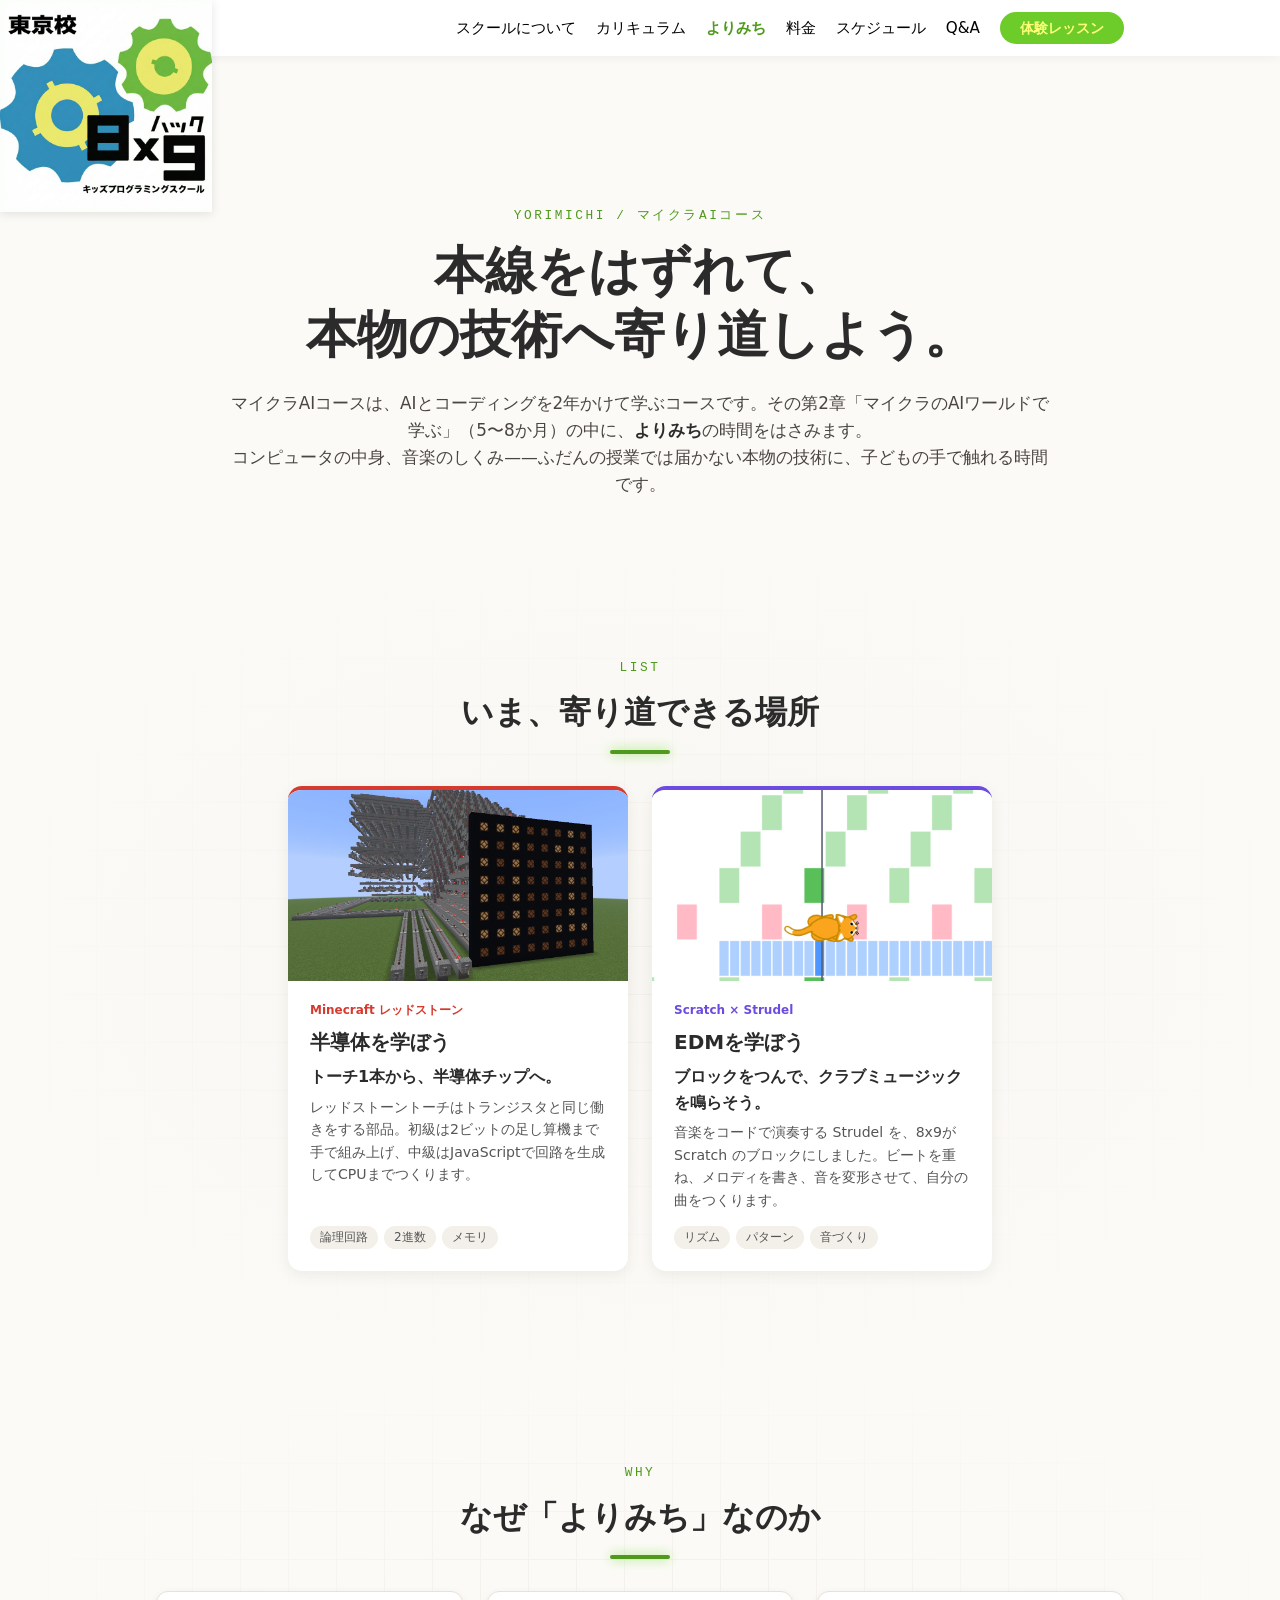
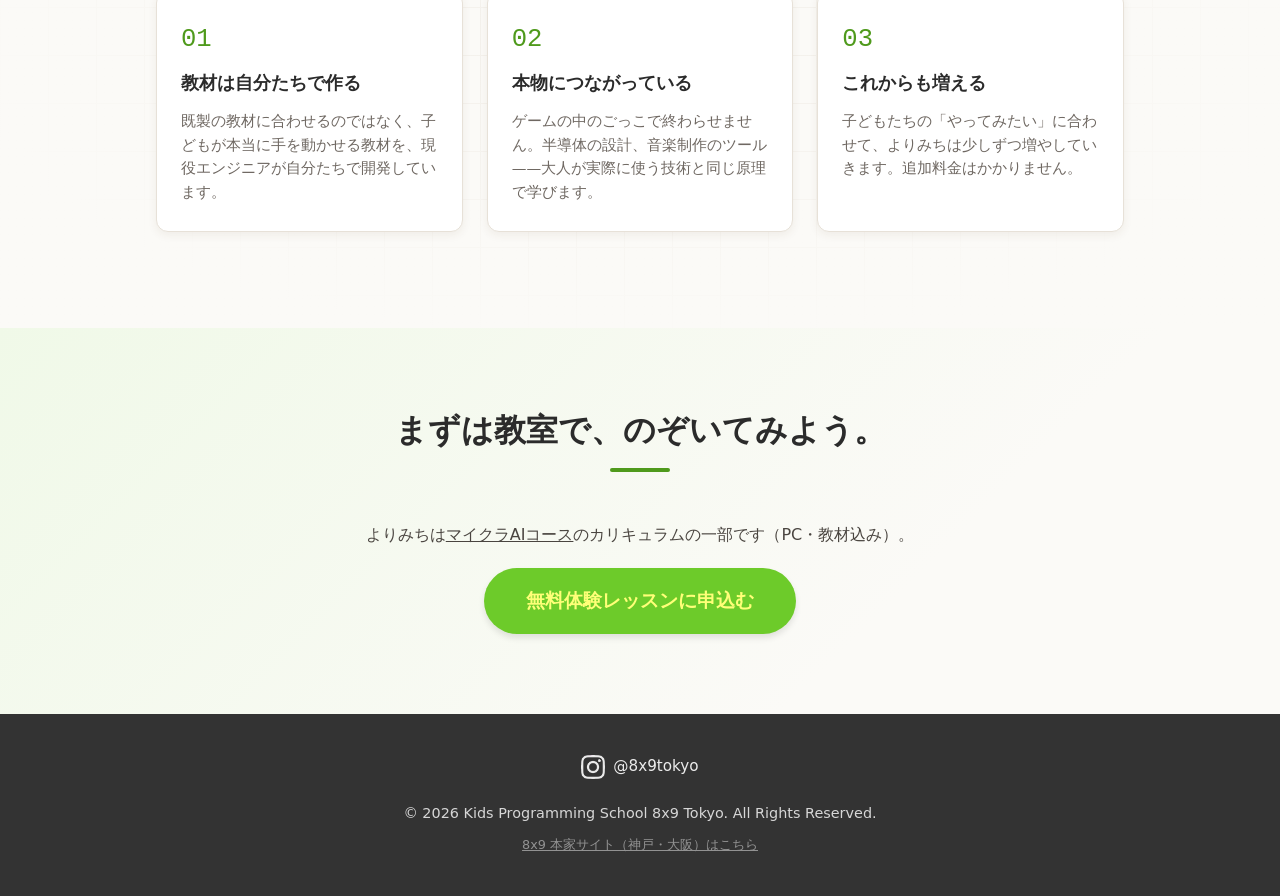
<file: docs/yorimichi/index.html>
<!DOCTYPE html>
<html lang="ja">
<head>
    <meta charset="UTF-8">
    <meta name="viewport" content="width=device-width, initial-scale=1.0">
    <title>よりみち — 本物の技術にふれる寄り道教材 | キッズプログラミングスクール8x9 東京校</title>
    <meta name="description" content="マイクラAIコースの第2章の中で取り組む「よりみち」教材の一覧。半導体、EDMなど、8x9東京が自分たちで作った教材で本物の技術にふれます。">
    <!-- OGP -->
    <meta property="og:title" content="よりみち | 8x9 東京校">
    <meta property="og:description" content="マイクラAIコースの第2章の中で、本物の技術へ寄り道。半導体、EDMなど、8x9が自分たちで作った教材の一覧。">
    <meta property="og:type" content="website">
    <meta property="og:url" content="https://school.0x48lab.com/yorimichi/">
    <meta property="og:image" content="https://school.0x48lab.com/images/yorimichi/redstone/web_matrix_wide.jpg">
    <meta property="og:locale" content="ja_JP">
    <meta name="twitter:card" content="summary_large_image">
    <link rel="canonical" href="https://school.0x48lab.com/yorimichi/">
    <!-- Favicon -->
    <link rel="icon" href="../images/89logo.png" type="image/png">
    <link rel="apple-touch-icon" href="../images/89logo.png">
    <!-- Stylesheets -->
    <link rel="stylesheet" href="../css/style.css?v=20261103">
    <link rel="stylesheet" href="../css/yorimichi.css?v=20261103">
</head>
<body class="page-yorimichi">

    <header>
        <a href="../index.html" class="logo-link"><img src="../images/89logo_tokyo.png" alt="キッズプログラミングスクール8x9 東京校" class="logo-img"></a>
        <div class="container">
            <button class="hamburger" aria-label="メニューを開く" aria-expanded="false">
                <span></span><span></span><span></span>
            </button>
            <nav id="main-nav">
                <ul>
                    <li><a href="../index.html#about">スクールについて</a></li>
                    <li><a href="../index.html#curriculum">カリキュラム</a></li>
                    <li><a href="./" aria-current="page">よりみち</a></li>
                    <li><a href="../index.html#price">料金</a></li>
                    <li><a href="../index.html#schedule">スケジュール</a></li>
                    <li><a href="../index.html#faq">Q&A</a></li>
                    <li><a href="../trial.html" class="header-cta">体験レッスン</a></li>
                </ul>
            </nav>
        </div>
    </header>

    <main>
        <section class="ym-hero ym-hero--compact">
            <div class="container ym-hero-inner">
                <p class="ym-eyebrow">YORIMICHI / マイクラAIコース</p>
                <h1>本線をはずれて、<br>本物の技術へ寄り道しよう。</h1>
                <p class="ym-lead">
                    マイクラAIコースは、AIとコーディングを2年かけて学ぶコースです。その第2章「マイクラのAIワールドで学ぶ」（5〜8か月）の中に、<b>よりみち</b>の時間をはさみます。<br>
                    コンピュータの中身、音楽のしくみ——ふだんの授業では届かない本物の技術に、子どもの手で触れる時間です。
                </p>
            </div>
        </section>

        <section class="ym-section">
            <div class="container">
                <p class="ym-kicker">LIST</p>
                <h2>いま、寄り道できる場所</h2>
                <div class="yorimichi-cards" data-yorimichi-list data-variant="card" data-base="../">
                    <!-- JS が使えないときの表示。data/yorimichi.json を変えたらここも合わせる -->
                    <a class="yorimichi-card" href="redstone.html"><div class="yorimichi-card-body"><h3 class="yorimichi-card-title">半導体を学ぼう</h3></div></a>
                    <a class="yorimichi-card" href="edm.html"><div class="yorimichi-card-body"><h3 class="yorimichi-card-title">EDMを学ぼう</h3></div></a>
                </div>
            </div>
        </section>

        <section class="ym-section">
            <div class="container">
                <p class="ym-kicker">WHY</p>
                <h2>なぜ「よりみち」なのか</h2>
                <div class="ym-pillars">
                    <div class="ym-pillar">
                        <span class="ym-pillar-no">01</span>
                        <h3>教材は自分たちで作る</h3>
                        <p>既製の教材に合わせるのではなく、子どもが本当に手を動かせる教材を、現役エンジニアが自分たちで開発しています。</p>
                    </div>
                    <div class="ym-pillar">
                        <span class="ym-pillar-no">02</span>
                        <h3>本物につながっている</h3>
                        <p>ゲームの中のごっこで終わらせません。半導体の設計、音楽制作のツール——大人が実際に使う技術と同じ原理で学びます。</p>
                    </div>
                    <div class="ym-pillar">
                        <span class="ym-pillar-no">03</span>
                        <h3>これからも増える</h3>
                        <p>子どもたちの「やってみたい」に合わせて、よりみちは少しずつ増やしていきます。追加料金はかかりません。</p>
                    </div>
                </div>
            </div>
        </section>

        <section class="contact-section ym-cta">
            <div class="container" style="text-align: center;">
                <h2>まずは教室で、のぞいてみよう。</h2>
                <p>よりみちは<a href="../index.html#course-minecraft-ai" style="text-decoration: underline;">マイクラAIコース</a>のカリキュラムの一部です（PC・教材込み）。</p>
                <a href="../trial.html" class="btn btn-primary" style="margin-top: 20px; font-size: 1.2rem; padding: 16px 40px;">無料体験レッスンに申込む</a>
            </div>
        </section>
    </main>

    <footer>
        <div class="container">
            <div style="margin-bottom: 16px;">
                <a href="https://www.instagram.com/8x9tokyo/" target="_blank" rel="noopener noreferrer" style="display: inline-flex; align-items: center; gap: 8px; color: white; opacity: 0.9; transition: opacity 0.3s ease;">
                    <img src="../images/instagram-glyph.png" alt="Instagram" style="width: 24px; height: 24px; filter: brightness(10);">
                    <span style="font-size: 0.95rem; font-weight: 500;">@8x9tokyo</span>
                </a>
            </div>
            <p>&copy; 2026 Kids Programming School 8x9 Tokyo. All Rights Reserved.</p>
            <p style="font-size: 0.8rem; margin-top: 10px;"><a href="https://8x9.jp/" target="_blank" style="text-decoration: underline; color: #aaa;">8x9 本家サイト（神戸・大阪）はこちら</a></p>
        </div>
    </footer>

    <script src="../js/script.js?v=20261103"></script>
    <script src="../js/yorimichi.js?v=20261103"></script>
  <!-- Cloudflare Web Analytics --><script type='module' src='https://static.cloudflareinsights.com/beacon.min.js' data-cf-beacon='{"token": "809d84b8fc8646cf91c3e28257862874"}'></script><!-- End Cloudflare Web Analytics -->
</body>
</html>
</file>
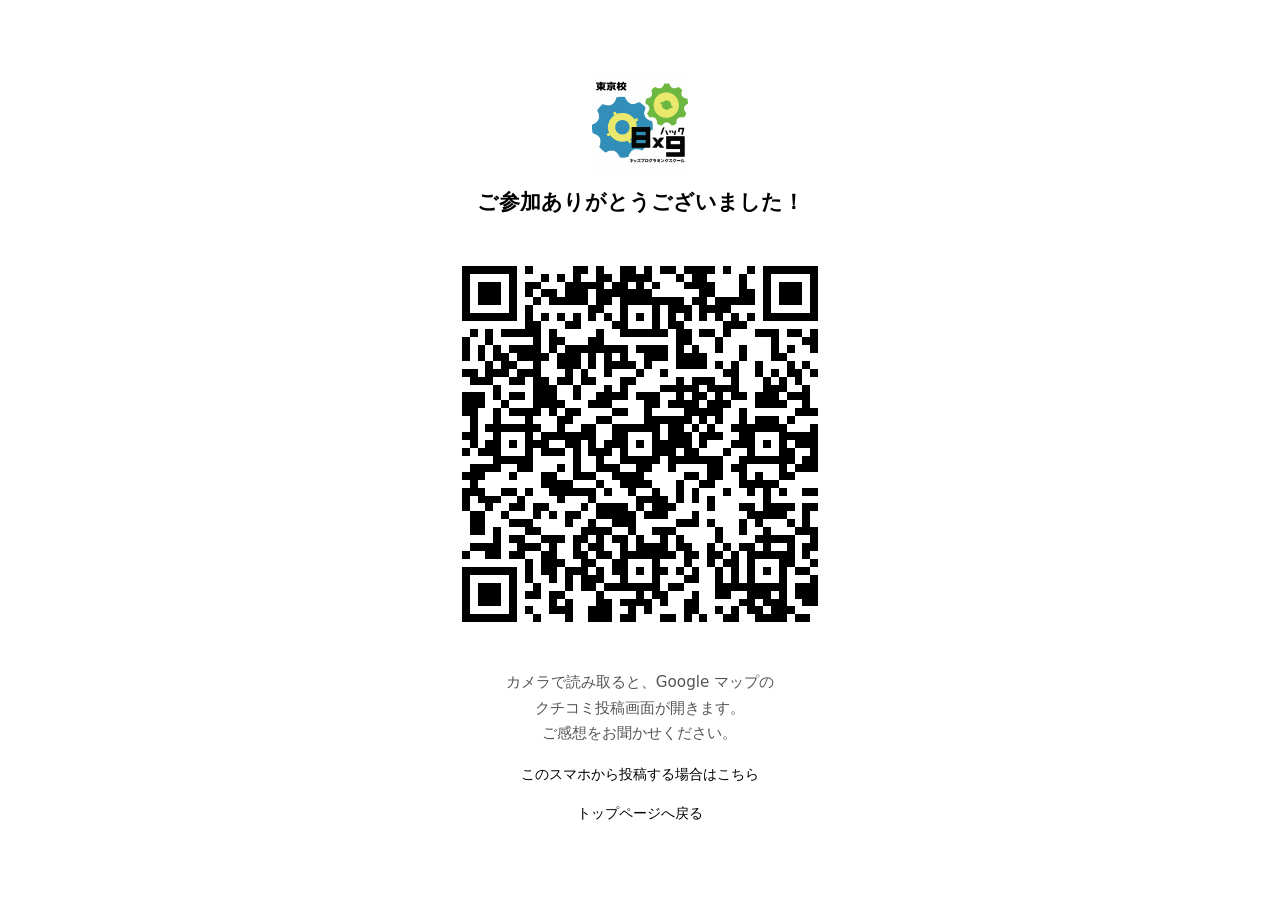
<file: docs/review.html>
<!DOCTYPE html>
<html lang="ja">
<head>
    <meta charset="UTF-8">
    <meta name="viewport" content="width=device-width, initial-scale=1.0">
    <meta name="robots" content="noindex, nofollow">
    <title>クチコミのお願い | キッズプログラミングスクール8x9 東京校</title>
    <link rel="icon" href="images/89logo.png" type="image/png">
    <link rel="apple-touch-icon" href="images/89logo.png">
    <link rel="stylesheet" href="css/style.css?v=20261103">
    <style>
        body {
            margin: 0;
            background: #fff;
        }
        .review-page {
            min-height: 100vh;
            min-height: 100dvh;
            box-sizing: border-box;
            display: flex;
            flex-direction: column;
            align-items: center;
            justify-content: center;
            gap: 16px;
            padding: 24px 16px;
            text-align: center;
        }
        .review-logo {
            width: 96px;
            height: auto;
        }
        .review-title {
            margin: 0;
            font-size: 1.3rem;
            line-height: 1.5;
        }
        .review-qr {
            width: min(80vw, 60vh, 420px);
            height: auto;
            aspect-ratio: 1 / 1;
            image-rendering: pixelated;
        }
        .review-note {
            margin: 0;
            font-size: 0.95rem;
            color: var(--color-text-light);
            line-height: 1.7;
        }
        .review-link {
            font-size: 0.9rem;
        }
    </style>
</head>
<body>
    <main class="review-page">
        <img src="images/89logo_tokyo.png" alt="キッズプログラミングスクール8x9 東京校" class="review-logo">
        <h1 class="review-title">ご参加ありがとうございました！</h1>
        <img src="images/qr-review.png" alt="Google マップのクチコミ投稿画面を開くQRコード" class="review-qr" width="420" height="420">
        <p class="review-note">カメラで読み取ると、Google マップの<br>クチコミ投稿画面が開きます。<br>ご感想をお聞かせください。</p>
        <a class="review-link" href="https://search.google.com/local/writereview?placeid=ChIJA9QJe8SNGGARsxKeBZTVOP0" target="_blank" rel="noopener noreferrer">このスマホから投稿する場合はこちら</a>
        <a class="review-link" href="index.html">トップページへ戻る</a>
    </main>
  <!-- Cloudflare Web Analytics --><script type='module' src='https://static.cloudflareinsights.com/beacon.min.js' data-cf-beacon='{"token": "809d84b8fc8646cf91c3e28257862874"}'></script><!-- End Cloudflare Web Analytics -->
</body>
</html>
</file>
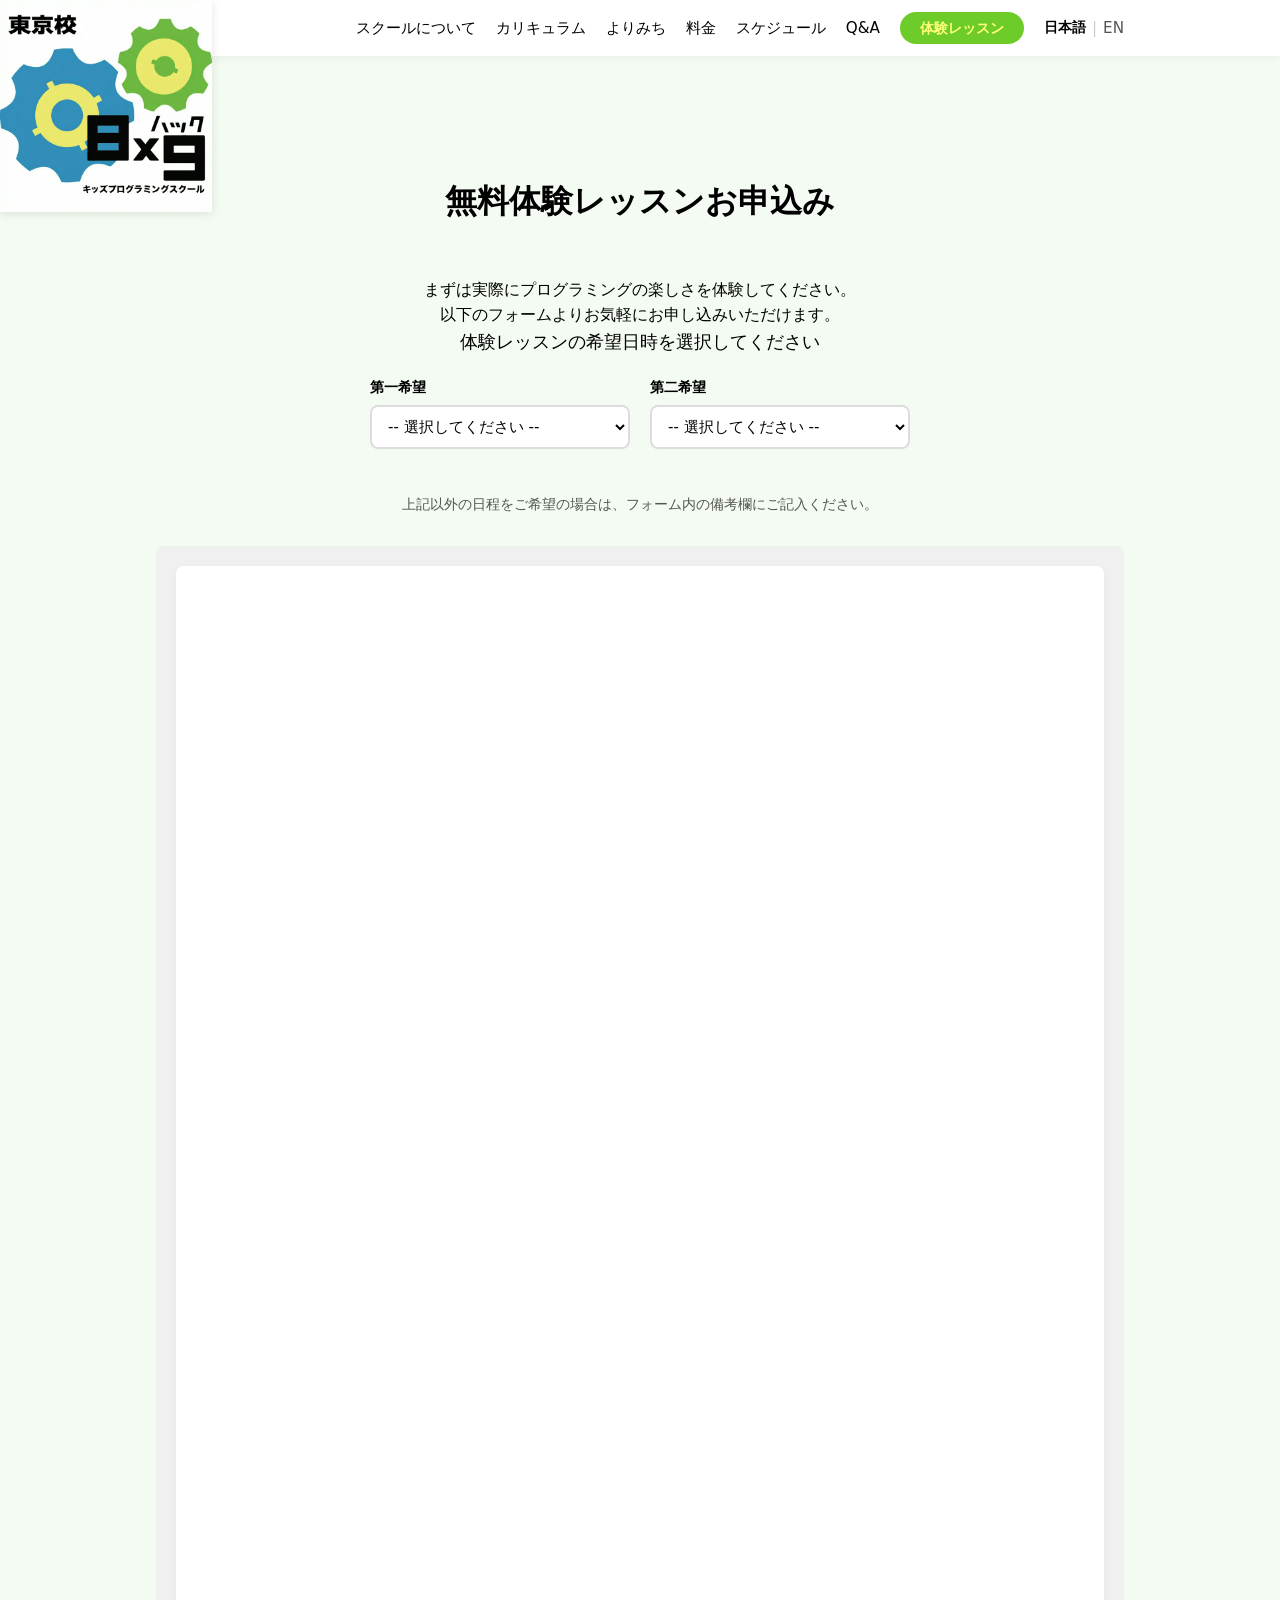
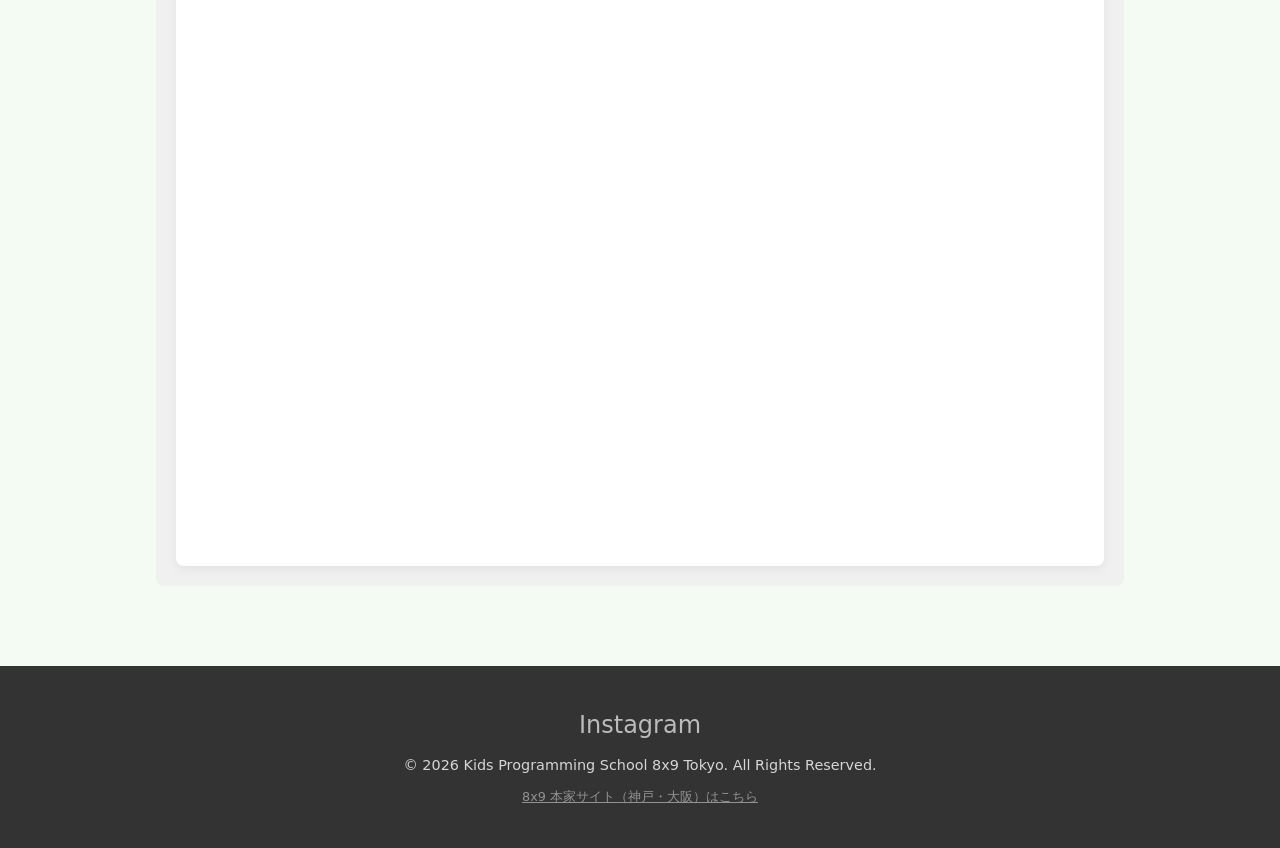
<file: docs/trial.html>
<!DOCTYPE html>
<html lang="ja">
<head>
    <meta charset="UTF-8">
    <meta name="viewport" content="width=device-width, initial-scale=1.0">
    <title>無料体験レッスンお申込み | キッズプログラミングスクール8x9 東京校</title>
    <meta name="description" content="8x9東京校の無料体験レッスンお申込みページ。マインクラフトで学ぶプログラミングを体験してみませんか？">
    <!-- OGP -->
    <meta property="og:title" content="無料体験レッスンお申込み | 8x9 東京校">
    <meta property="og:description" content="マインクラフトで学ぶプログラミングを体験してみませんか？無料体験レッスン受付中。">
    <meta property="og:type" content="website">
    <meta property="og:url" content="https://school.0x48lab.com/trial.html">
    <meta property="og:image" content="https://school.0x48lab.com/images/hero-poster.jpg">
    <meta property="og:locale" content="ja_JP">
    <meta property="og:locale:alternate" content="en_US">
    <meta name="twitter:card" content="summary_large_image">
    <!-- hreflang / canonical -->
    <link rel="canonical" href="https://school.0x48lab.com/trial.html">
    <link rel="alternate" hreflang="ja" href="https://school.0x48lab.com/trial.html">
    <link rel="alternate" hreflang="en" href="https://school.0x48lab.com/en/trial.html">
    <link rel="alternate" hreflang="x-default" href="https://school.0x48lab.com/trial.html">
    <!-- Favicon -->
    <link rel="icon" href="images/89logo.png" type="image/png">
    <link rel="apple-touch-icon" href="images/89logo.png">
    <!-- Stylesheets -->
    <link rel="stylesheet" href="css/style.css?v=20261103">
</head>
<body>

    <header>
        <a href="index.html" class="logo-link"><img src="images/89logo_tokyo.png" alt="キッズプログラミングスクール8x9 東京校" class="logo-img"></a>
        <div class="container">
            <button class="hamburger" aria-label="メニューを開く" aria-expanded="false">
                <span></span><span></span><span></span>
            </button>
            <nav id="main-nav">
                <ul>
                    <li><a href="index.html#about">スクールについて</a></li>
                    <li><a href="index.html#curriculum">カリキュラム</a></li>
                    <li><a href="yorimichi/">よりみち</a></li>
                    <li><a href="index.html#price">料金</a></li>
                    <li><a href="index.html#schedule">スケジュール</a></li>
                    <li><a href="index.html#faq">Q&A</a></li>
                    <li><a href="trial.html" class="header-cta">体験レッスン</a></li>
                    <li class="lang-switch">
                        <span class="lang-current" aria-current="true">日本語</span>
                        <a href="/en/trial.html" hreflang="en" lang="en">EN</a>
                    </li>
                </ul>
            </nav>
        </div>
    </header>

    <main>
        <section class="contact-section" style="padding-top: 120px;">
            <div class="container">
                <h1 style="font-size: 2rem; text-align: center; margin-bottom: 50px; position: relative;">無料体験レッスンお申込み</h1>
                <p style="text-align: center;">まずは実際にプログラミングの楽しさを体験してください。<br>以下のフォームよりお気軽にお申し込みいただけます。</p>

                <!-- Slot Picker: 体験レッスン日時選択UI -->
                <div class="slot-picker-wrapper">
                    <h3 class="slot-picker-heading">体験レッスンの希望日時を選択してください</h3>
                    <div class="slot-select-group">
                        <div class="slot-select-item">
                            <label for="slot-first" class="slot-select-label">第一希望</label>
                            <select id="slot-first" class="slot-select">
                                <option value="">-- 選択してください --</option>
                            </select>
                        </div>
                        <div class="slot-select-item">
                            <label for="slot-second" class="slot-select-label">第二希望</label>
                            <select id="slot-second" class="slot-select">
                                <option value="">-- 選択してください --</option>
                            </select>
                        </div>
                    </div>
                    <div id="slot-confirmation" class="slot-confirmation"></div>
                    <p class="slot-guidance">上記以外の日程をご希望の場合は、フォーム内の備考欄にご記入ください。</p>
                </div>

                <div class="embed-container">
                    <iframe
                        id="google-form-frame"
                        src="https://docs.google.com/forms/d/e/1FAIpQLSc3YmdS1dzUzilBTQarXmwGIP4ZmBIi7zlB0Q99yBTDQERBOA/viewform?embedded=true"
                        width="100%"
                        height="1600"
                        frameborder="0"
                        marginheight="0"
                        marginwidth="0"
                        style="background: white; border-radius: 8px; box-shadow: 0 4px 10px rgba(0,0,0,0.05);"
                    >読み込んでいます…</iframe>
                </div>
            </div>
        </section>
    </main>

    <footer>
        <div class="container">
            <p style="margin-bottom: 10px;"><a href="https://www.instagram.com/8x9tokyo/" target="_blank" rel="noopener noreferrer" style="color: #ddd; font-size: 1.5rem;"><i class="fa-brands fa-instagram"></i> Instagram</a></p>
            <p>&copy; 2026 Kids Programming School 8x9 Tokyo. All Rights Reserved.</p>
            <p style="font-size: 0.8rem; margin-top: 10px;"><a href="https://8x9.jp/" target="_blank" style="text-decoration: underline; color: #aaa;">8x9 本家サイト（神戸・大阪）はこちら</a></p>
        </div>
    </footer>

    <script src="js/script.js?v=20261103"></script>
    <script src="js/calendar.js?v=20261103"></script>
  <!-- Cloudflare Web Analytics --><script type='module' src='https://static.cloudflareinsights.com/beacon.min.js' data-cf-beacon='{"token": "809d84b8fc8646cf91c3e28257862874"}'></script><!-- End Cloudflare Web Analytics -->
</body>
</html>
</file>
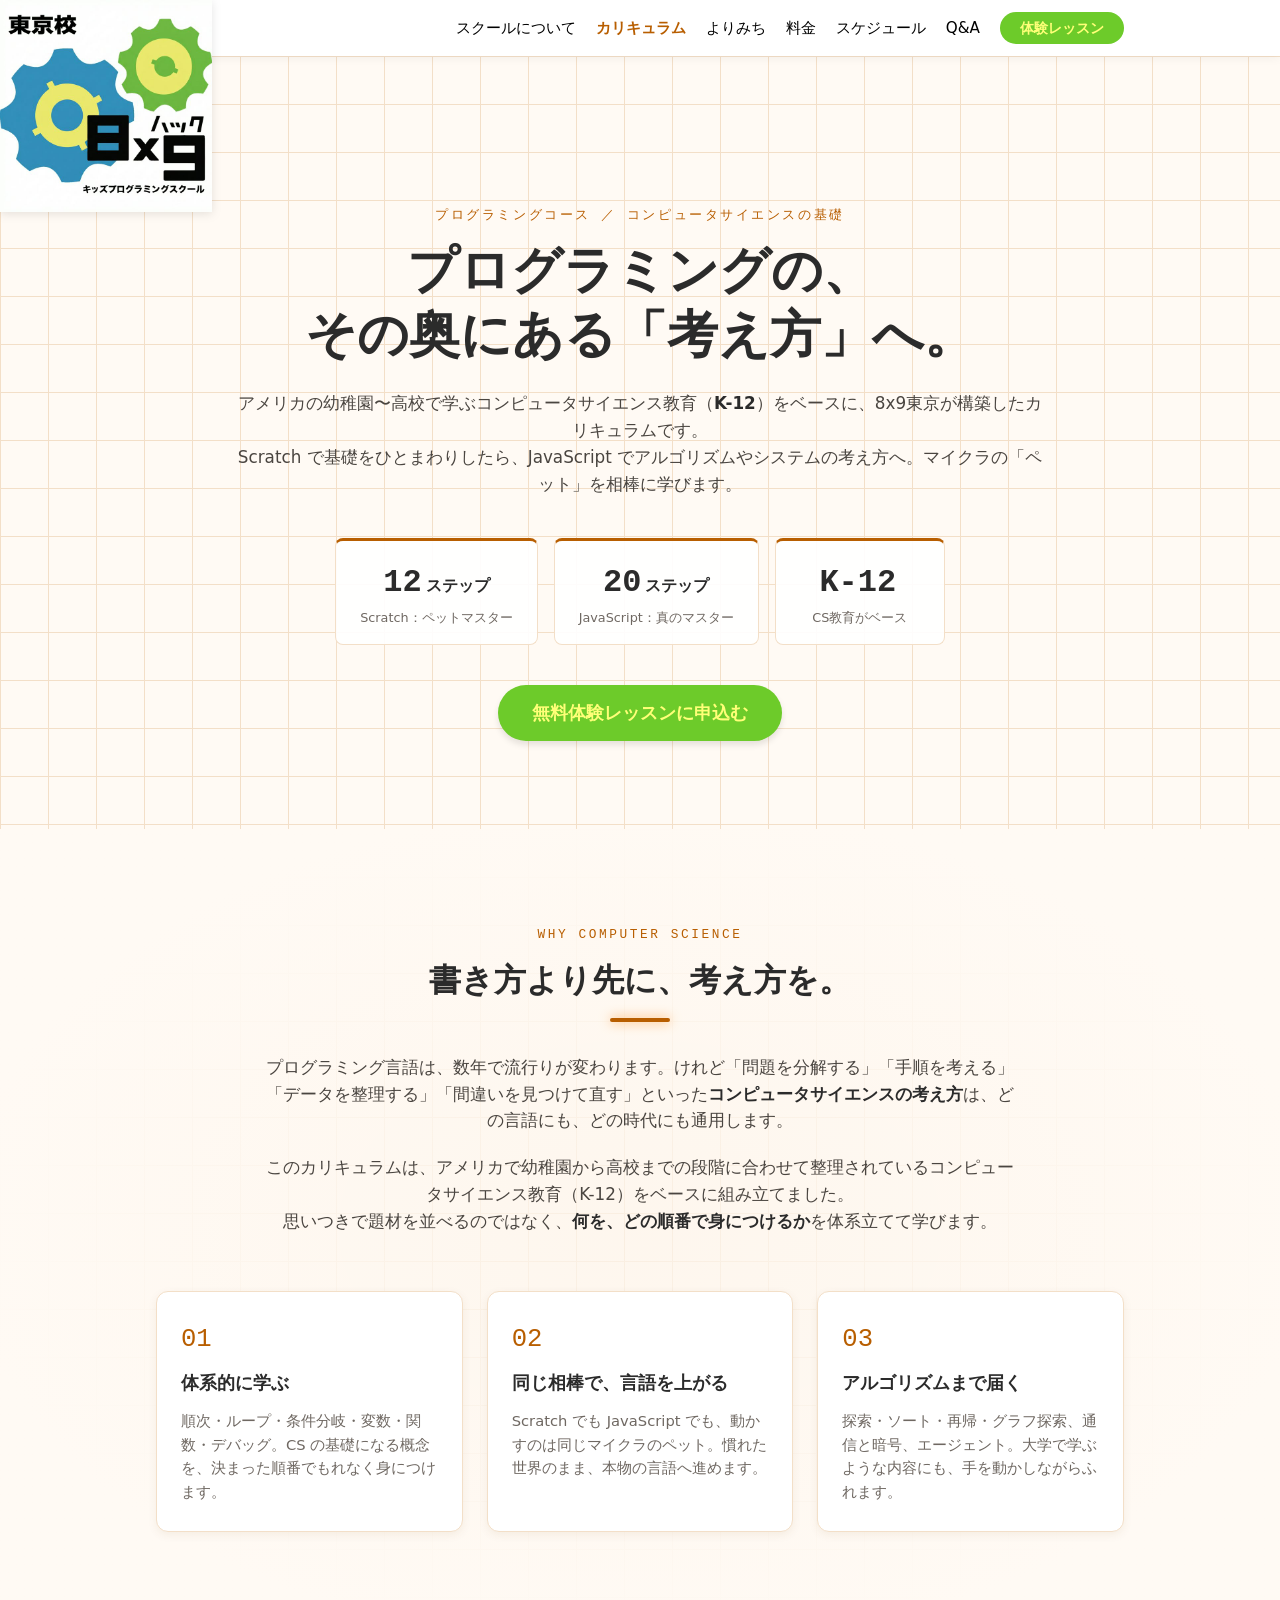
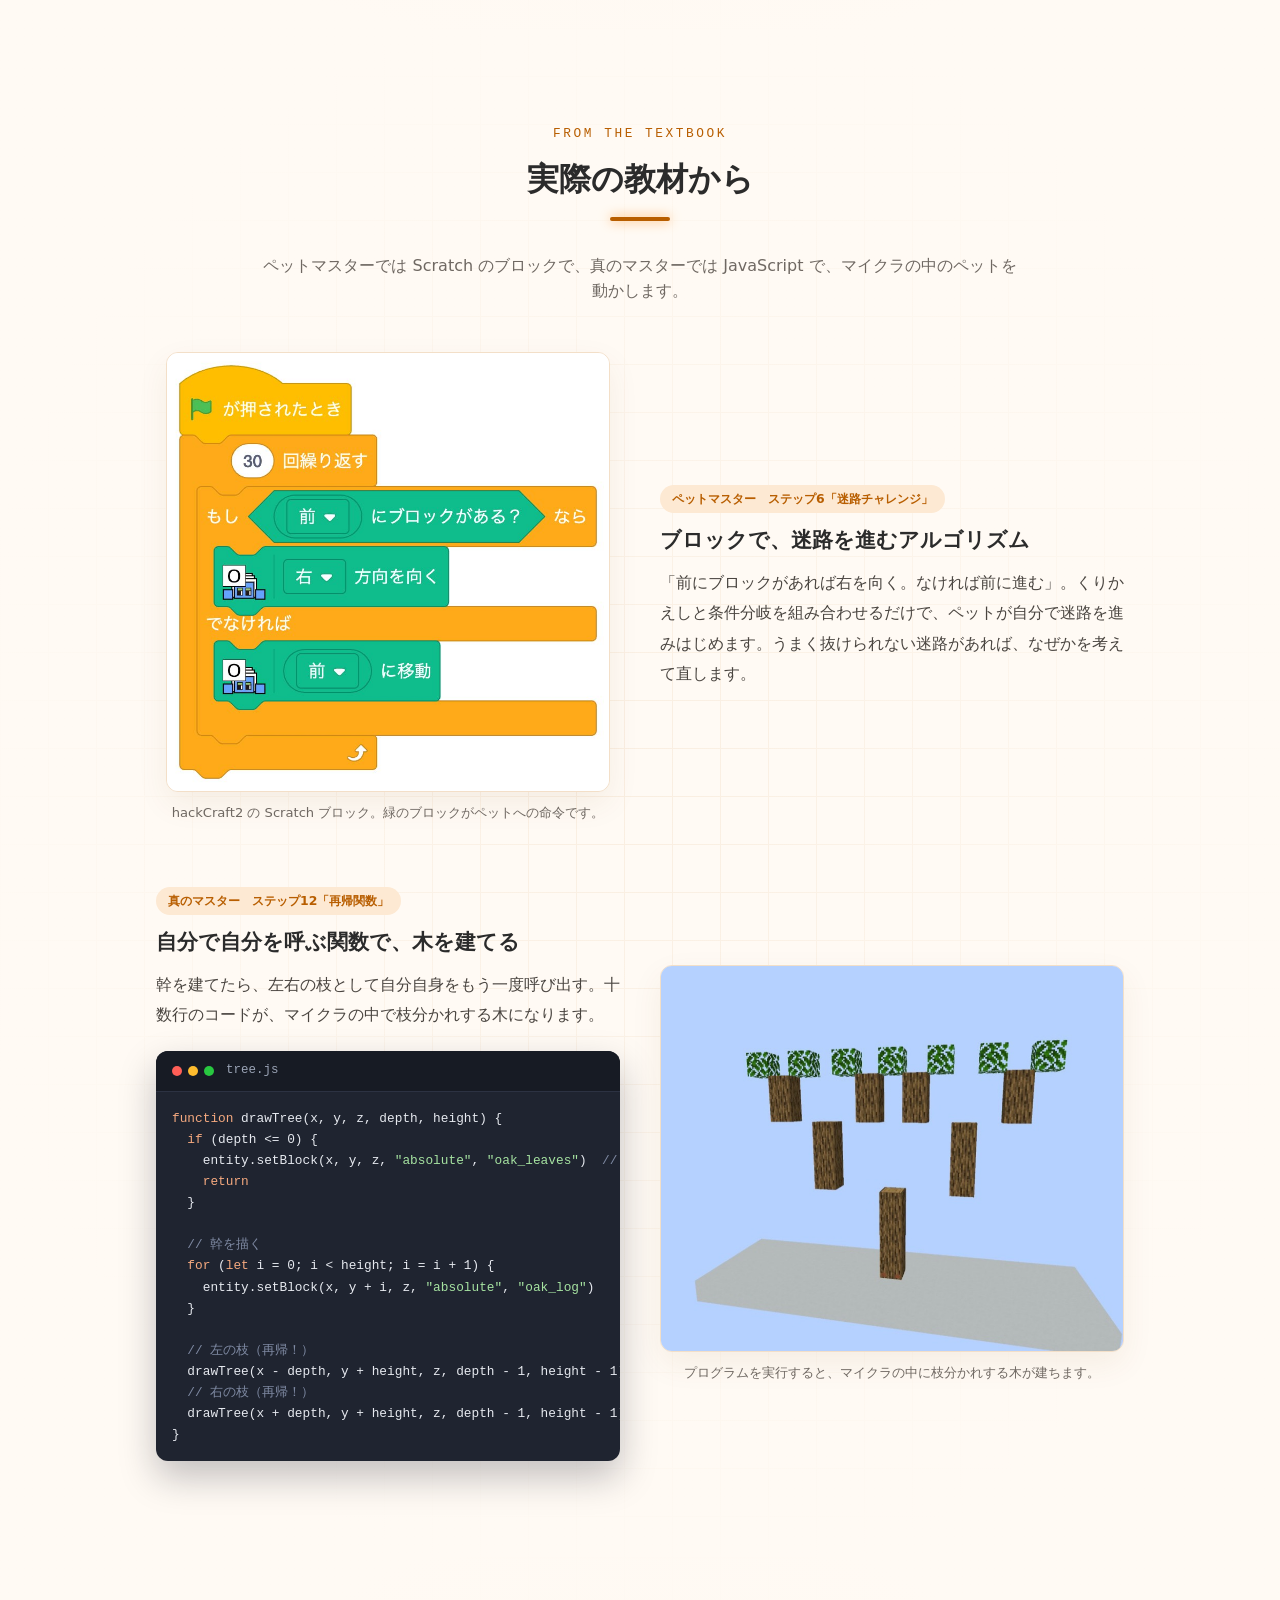
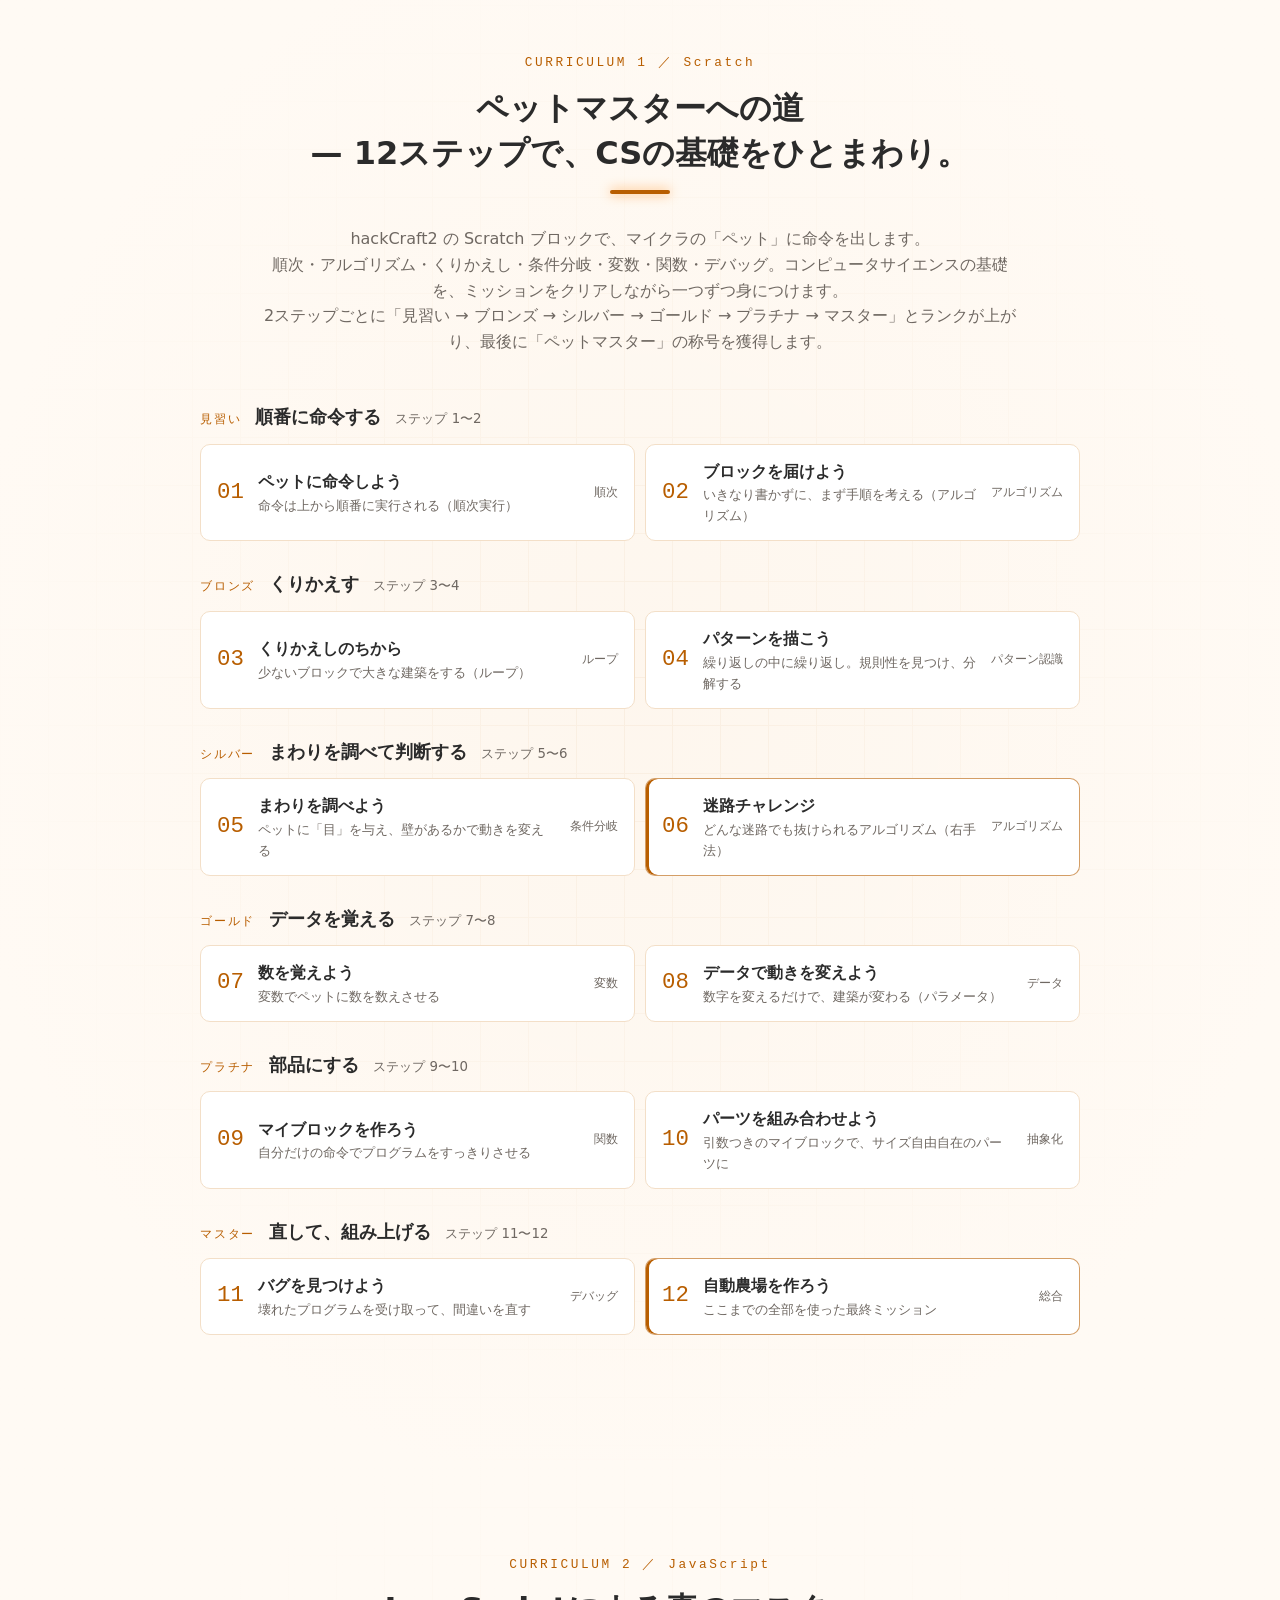
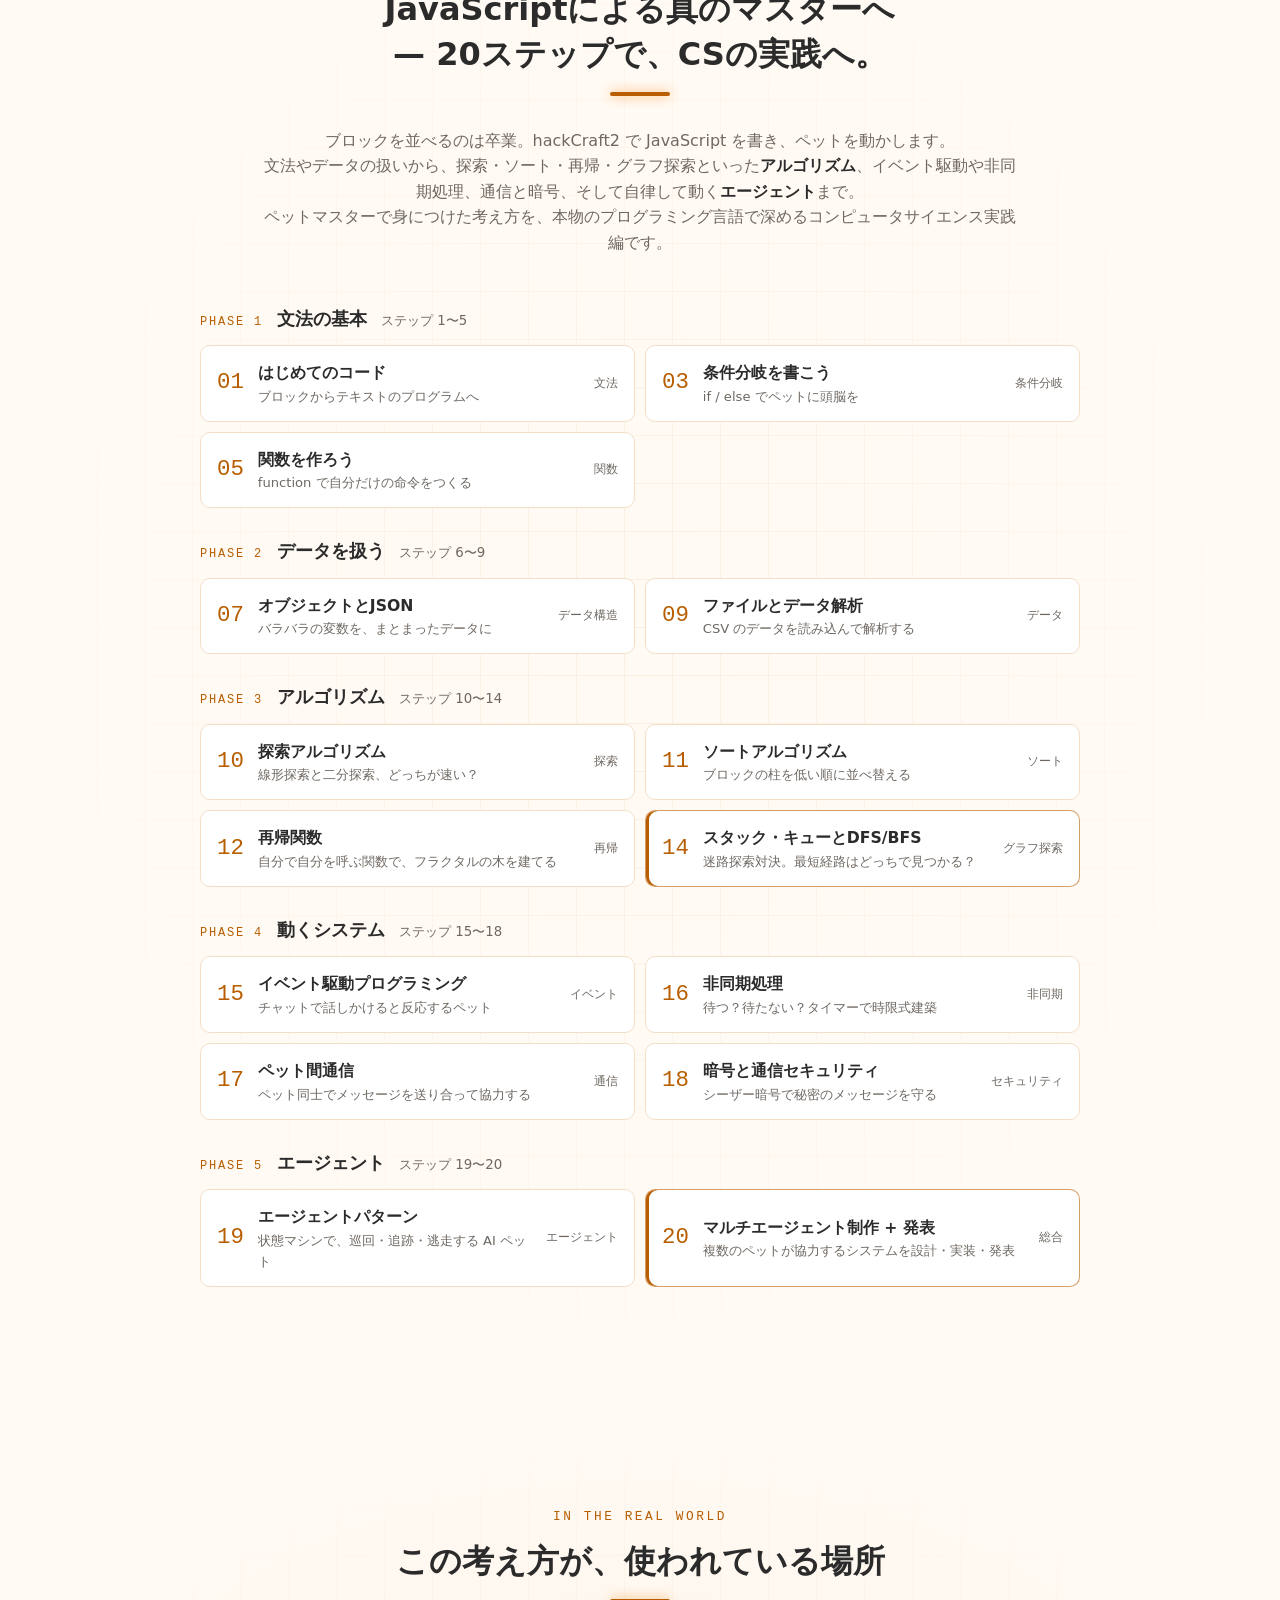
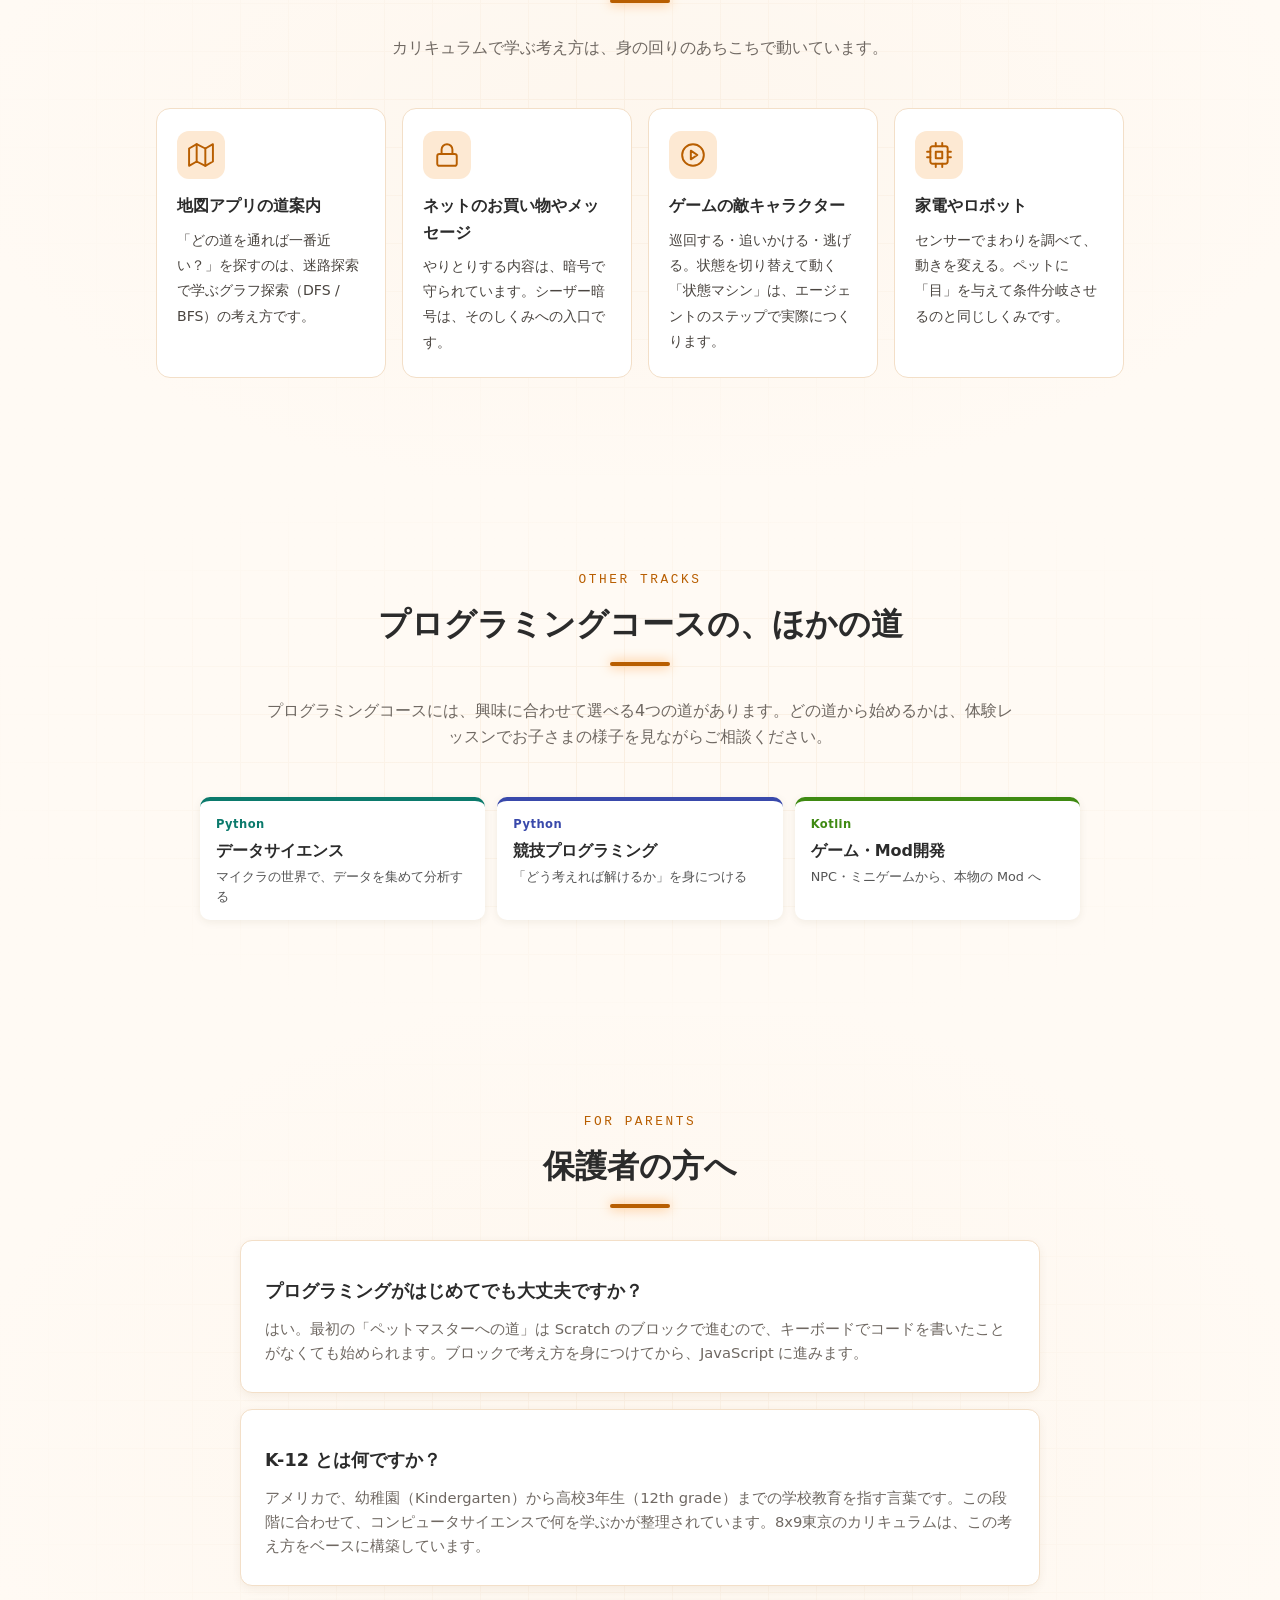
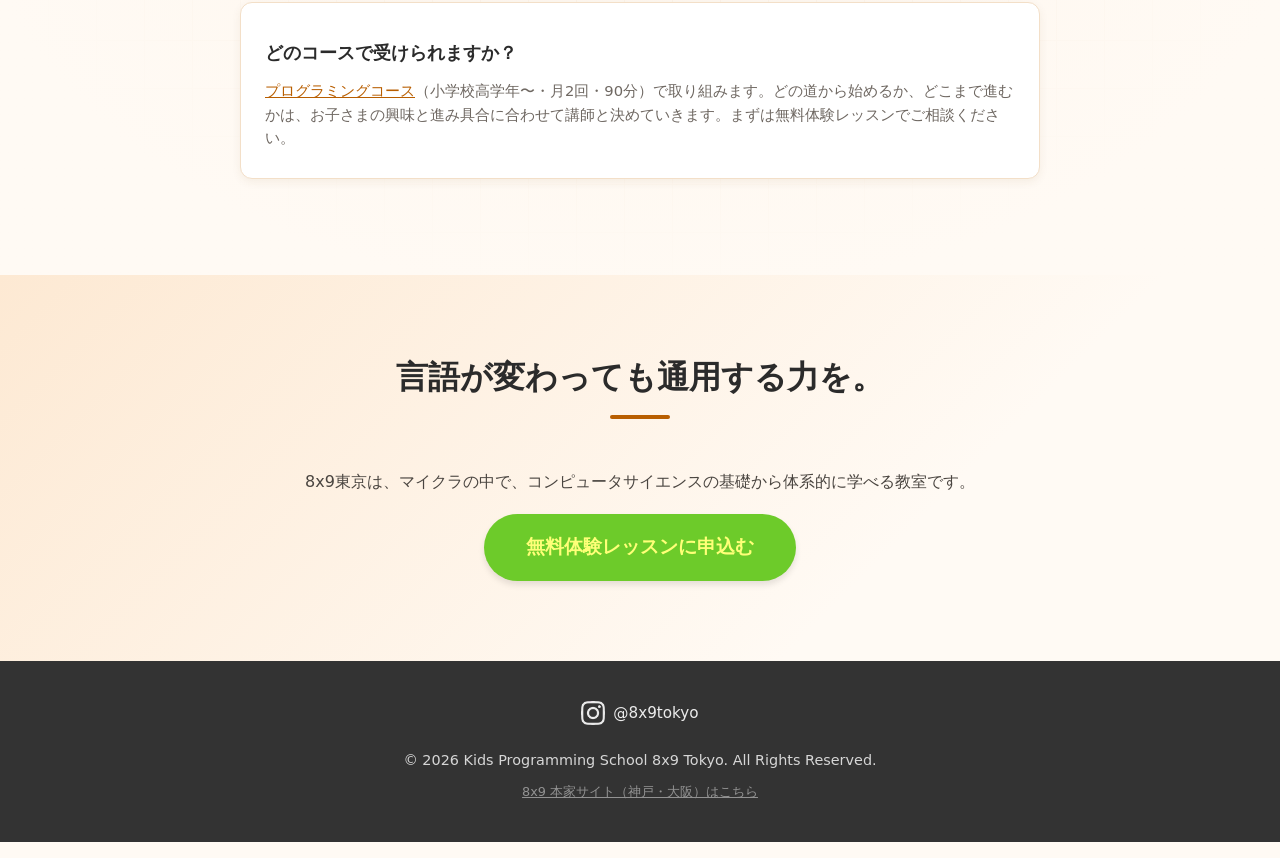
<file: docs/programming/cs.html>
<!DOCTYPE html>
<html lang="ja">
<head>
    <meta charset="UTF-8">
    <meta name="viewport" content="width=device-width, initial-scale=1.0">
    <title>コンピュータサイエンスの基礎 — プログラミングコース | キッズプログラミングスクール8x9 東京校</title>
    <meta name="description" content="アメリカの K-12 コンピュータサイエンス教育をベースに構築した、8x9東京校のカリキュラム。マイクラの中で、Scratch の「ペットマスターへの道」から JavaScript の「真のマスターへ」まで、コンピュータサイエンスの基礎を体系的に学びます。">
    <!-- OGP -->
    <meta property="og:title" content="コンピュータサイエンスの基礎 — プログラミングコース | 8x9 東京校">
    <meta property="og:description" content="アメリカの K-12 コンピュータサイエンス教育をベースに構築した、8x9東京校のカリキュラム。マイクラの中で、Scratch の「ペットマスターへの道」から JavaScript の「真のマスターへ」まで、コンピュータサイエンスの基礎を体系的に学びます。">
    <meta property="og:type" content="article">
    <meta property="og:url" content="https://school.0x48lab.com/programming/cs.html">
    <meta property="og:image" content="https://school.0x48lab.com/images/89logo.png">
    <meta property="og:locale" content="ja_JP">
    <meta name="twitter:card" content="summary">
    <link rel="canonical" href="https://school.0x48lab.com/programming/cs.html">
    <!-- Favicon -->
    <link rel="icon" href="../images/89logo.png" type="image/png">
    <link rel="apple-touch-icon" href="../images/89logo.png">
    <!-- Stylesheets -->
    <link rel="stylesheet" href="../css/style.css?v=20261103">
    <link rel="stylesheet" href="../css/yorimichi.css?v=20261103">
    <link rel="stylesheet" href="../css/programming.css?v=20261103">
</head>
<body class="page-yorimichi page-programming theme-cs">

    <header>
        <a href="../index.html" class="logo-link"><img src="../images/89logo_tokyo.png" alt="キッズプログラミングスクール8x9 東京校" class="logo-img"></a>
        <div class="container">
            <button class="hamburger" aria-label="メニューを開く" aria-expanded="false">
                <span></span><span></span><span></span>
            </button>
            <nav id="main-nav">
                <ul>
                    <li><a href="../index.html#about">スクールについて</a></li>
                    <li><a href="../index.html#curriculum" aria-current="page">カリキュラム</a></li>
                    <li><a href="../yorimichi/">よりみち</a></li>
                    <li><a href="../index.html#price">料金</a></li>
                    <li><a href="../index.html#schedule">スケジュール</a></li>
                    <li><a href="../index.html#faq">Q&A</a></li>
                    <li><a href="../trial.html" class="header-cta">体験レッスン</a></li>
                </ul>
            </nav>
        </div>
    </header>

    <main>
        <!-- Hero -->
        <section class="ym-hero">
            <div class="container ym-hero-inner">
                <p class="ym-eyebrow">プログラミングコース ／ コンピュータサイエンスの基礎</p>
                <h1>プログラミングの、<br>その奥にある「考え方」へ。</h1>
                <p class="ym-lead">
                    アメリカの幼稚園〜高校で学ぶコンピュータサイエンス教育（<b>K-12</b>）をベースに、8x9東京が構築したカリキュラムです。<br>Scratch で基礎をひとまわりしたら、JavaScript でアルゴリズムやシステムの考え方へ。マイクラの「ペット」を相棒に学びます。
                </p>
                <div class="ym-hero-stats">
                    <div><span class="ym-num">12</span><span class="ym-unit">ステップ</span><small>Scratch：ペットマスター</small></div>
                    <div><span class="ym-num">20</span><span class="ym-unit">ステップ</span><small>JavaScript：真のマスター</small></div>
                    <div><span class="ym-num">K-12</span><span class="ym-unit"></span><small>CS教育がベース</small></div>
                </div>
                <a href="../trial.html" class="btn btn-primary">無料体験レッスンに申込む</a>
            </div>
        </section>

        <!-- Why -->
        <section class="ym-section ym-manifesto">
            <div class="container">
                <p class="ym-kicker">WHY COMPUTER SCIENCE</p>
                <h2>書き方より先に、考え方を。</h2>
                <div class="ym-manifesto-body">
                    <p>
                        プログラミング言語は、数年で流行りが変わります。けれど「問題を分解する」「手順を考える」「データを整理する」「間違いを見つけて直す」といった<b>コンピュータサイエンスの考え方</b>は、どの言語にも、どの時代にも通用します。
                    </p>
                    <p>
                        このカリキュラムは、アメリカで幼稚園から高校までの段階に合わせて整理されているコンピュータサイエンス教育（K-12）をベースに組み立てました。<br>思いつきで題材を並べるのではなく、<b>何を、どの順番で身につけるか</b>を体系立てて学びます。
                    </p>
                </div>
                <div class="ym-pillars">
                    <div class="ym-pillar">
                        <span class="ym-pillar-no">01</span>
                        <h3>体系的に学ぶ</h3>
                        <p>順次・ループ・条件分岐・変数・関数・デバッグ。CS の基礎になる概念を、決まった順番でもれなく身につけます。</p>
                    </div>
                    <div class="ym-pillar">
                        <span class="ym-pillar-no">02</span>
                        <h3>同じ相棒で、言語を上がる</h3>
                        <p>Scratch でも JavaScript でも、動かすのは同じマイクラのペット。慣れた世界のまま、本物の言語へ進めます。</p>
                    </div>
                    <div class="ym-pillar">
                        <span class="ym-pillar-no">03</span>
                        <h3>アルゴリズムまで届く</h3>
                        <p>探索・ソート・再帰・グラフ探索、通信と暗号、エージェント。大学で学ぶような内容にも、手を動かしながらふれます。</p>
                    </div>
                </div>
            </div>
        </section>

        <!-- 実際の教材から -->
        <section class="ym-section prog-showcase-section">
            <div class="container">
                <p class="ym-kicker">FROM THE TEXTBOOK</p>
                <h2>実際の教材から</h2>
                <p class="ym-section-lead">ペットマスターでは Scratch のブロックで、真のマスターでは JavaScript で、マイクラの中のペットを動かします。</p>
                <div class="prog-showcase">
                    <div class="prog-showcase-media">
                        <figure class="prog-shot">
                            <img src="../images/programming/cs/scratch_maze.jpg" alt="Scratchのブロックで書いたプログラム。30回くりかえす中で、前にブロックがあれば右を向き、なければ前に進む" loading="lazy" width="826" height="817">
                            <figcaption>hackCraft2 の Scratch ブロック。緑のブロックがペットへの命令です。</figcaption>
                        </figure>
                    </div>
                    <div class="prog-showcase-text">
                        <span class="prog-showcase-tag">ペットマスター　ステップ6「迷路チャレンジ」</span>
                        <h3>ブロックで、迷路を進むアルゴリズム</h3>
                        <p>「前にブロックがあれば右を向く。なければ前に進む」。くりかえしと条件分岐を組み合わせるだけで、ペットが自分で迷路を進みはじめます。うまく抜けられない迷路があれば、なぜかを考えて直します。</p>
                    </div>
                </div>
                <div class="prog-showcase prog-showcase--rev">
                    <div class="prog-showcase-media">
                        <figure class="prog-shot">
                            <img src="../images/programming/cs/js_fractal_tree.jpg" alt="マインクラフトの空中に、幹が左右に枝分かれしてできたブロックの木" loading="lazy" width="900" height="751">
                            <figcaption>プログラムを実行すると、マイクラの中に枝分かれする木が建ちます。</figcaption>
                        </figure>
                    </div>
                    <div class="prog-showcase-text">
                        <span class="prog-showcase-tag">真のマスター　ステップ12「再帰関数」</span>
                        <h3>自分で自分を呼ぶ関数で、木を建てる</h3>
                        <p>幹を建てたら、左右の枝として自分自身をもう一度呼び出す。十数行のコードが、マイクラの中で枝分かれする木になります。</p>
                        <div class="ym-code prog-editor">
                            <div class="ym-code-head"><span class="prog-editor-dots" aria-hidden="true"><i></i><i></i><i></i></span>tree.js</div>
<pre><code><span class="k">function</span> drawTree(x, y, z, depth, height) {
  <span class="k">if</span> (depth &lt;= 0) {
    entity.setBlock(x, y, z, <span class="s">"absolute"</span>, <span class="s">"oak_leaves"</span>)  <span class="c">// 葉っぱ</span>
    <span class="k">return</span>
  }

  <span class="c">// 幹を描く</span>
  <span class="k">for</span> (<span class="k">let</span> i = 0; i &lt; height; i = i + 1) {
    entity.setBlock(x, y + i, z, <span class="s">"absolute"</span>, <span class="s">"oak_log"</span>)
  }

  <span class="c">// 左の枝（再帰！）</span>
  drawTree(x - depth, y + height, z, depth - 1, height - 1)
  <span class="c">// 右の枝（再帰！）</span>
  drawTree(x + depth, y + height, z, depth - 1, height - 1)
}</code></pre>
                        </div>
                    </div>
                </div>
            </div>
        </section>

        <section class="ym-section ym-curriculum" id="pet-master">
            <div class="container">
                <p class="ym-kicker">CURRICULUM 1 ／ Scratch</p>
                <h2>ペットマスターへの道<br>— 12ステップで、CSの基礎をひとまわり。</h2>
                <p class="ym-section-lead">
                    hackCraft2 の Scratch ブロックで、マイクラの「ペット」に命令を出します。<br>順次・アルゴリズム・くりかえし・条件分岐・変数・関数・デバッグ。コンピュータサイエンスの基礎を、ミッションをクリアしながら一つずつ身につけます。<br>2ステップごとに「見習い → ブロンズ → シルバー → ゴールド → プラチナ → マスター」とランクが上がり、最後に「ペットマスター」の称号を獲得します。
                </p>

                <div class="ym-phase">
                    <div class="ym-phase-head"><span>見習い</span><h3>順番に命令する</h3><small>ステップ 1〜2</small></div>
                    <ol class="ym-problems">
                        <li><span class="ym-pno">01</span><div><strong>ペットに命令しよう</strong><p>命令は上から順番に実行される（順次実行）</p></div><em>順次</em></li>
                        <li><span class="ym-pno">02</span><div><strong>ブロックを届けよう</strong><p>いきなり書かずに、まず手順を考える（アルゴリズム）</p></div><em>アルゴリズム</em></li>
                    </ol>
                </div>

                <div class="ym-phase">
                    <div class="ym-phase-head"><span>ブロンズ</span><h3>くりかえす</h3><small>ステップ 3〜4</small></div>
                    <ol class="ym-problems">
                        <li><span class="ym-pno">03</span><div><strong>くりかえしのちから</strong><p>少ないブロックで大きな建築をする（ループ）</p></div><em>ループ</em></li>
                        <li><span class="ym-pno">04</span><div><strong>パターンを描こう</strong><p>繰り返しの中に繰り返し。規則性を見つけ、分解する</p></div><em>パターン認識</em></li>
                    </ol>
                </div>

                <div class="ym-phase">
                    <div class="ym-phase-head"><span>シルバー</span><h3>まわりを調べて判断する</h3><small>ステップ 5〜6</small></div>
                    <ol class="ym-problems">
                        <li><span class="ym-pno">05</span><div><strong>まわりを調べよう</strong><p>ペットに「目」を与え、壁があるかで動きを変える</p></div><em>条件分岐</em></li>
                        <li class="ym-peak"><span class="ym-pno">06</span><div><strong>迷路チャレンジ</strong><p>どんな迷路でも抜けられるアルゴリズム（右手法）</p></div><em>アルゴリズム</em></li>
                    </ol>
                </div>

                <div class="ym-phase">
                    <div class="ym-phase-head"><span>ゴールド</span><h3>データを覚える</h3><small>ステップ 7〜8</small></div>
                    <ol class="ym-problems">
                        <li><span class="ym-pno">07</span><div><strong>数を覚えよう</strong><p>変数でペットに数を数えさせる</p></div><em>変数</em></li>
                        <li><span class="ym-pno">08</span><div><strong>データで動きを変えよう</strong><p>数字を変えるだけで、建築が変わる（パラメータ）</p></div><em>データ</em></li>
                    </ol>
                </div>

                <div class="ym-phase">
                    <div class="ym-phase-head"><span>プラチナ</span><h3>部品にする</h3><small>ステップ 9〜10</small></div>
                    <ol class="ym-problems">
                        <li><span class="ym-pno">09</span><div><strong>マイブロックを作ろう</strong><p>自分だけの命令でプログラムをすっきりさせる</p></div><em>関数</em></li>
                        <li><span class="ym-pno">10</span><div><strong>パーツを組み合わせよう</strong><p>引数つきのマイブロックで、サイズ自由自在のパーツに</p></div><em>抽象化</em></li>
                    </ol>
                </div>

                <div class="ym-phase ym-phase--final">
                    <div class="ym-phase-head"><span>マスター</span><h3>直して、組み上げる</h3><small>ステップ 11〜12</small></div>
                    <ol class="ym-problems">
                        <li><span class="ym-pno">11</span><div><strong>バグを見つけよう</strong><p>壊れたプログラムを受け取って、間違いを直す</p></div><em>デバッグ</em></li>
                        <li class="ym-peak"><span class="ym-pno">12</span><div><strong>自動農場を作ろう</strong><p>ここまでの全部を使った最終ミッション</p></div><em>総合</em></li>
                    </ol>
                </div>
            </div>
        </section>

        <section class="ym-section ym-curriculum" id="true-master">
            <div class="container">
                <p class="ym-kicker">CURRICULUM 2 ／ JavaScript</p>
                <h2>JavaScriptによる真のマスターへ<br>— 20ステップで、CSの実践へ。</h2>
                <p class="ym-section-lead">
                    ブロックを並べるのは卒業。hackCraft2 で JavaScript を書き、ペットを動かします。<br>文法やデータの扱いから、探索・ソート・再帰・グラフ探索といった<b>アルゴリズム</b>、イベント駆動や非同期処理、通信と暗号、そして自律して動く<b>エージェント</b>まで。<br>ペットマスターで身につけた考え方を、本物のプログラミング言語で深めるコンピュータサイエンス実践編です。
                </p>

                <div class="ym-phase">
                    <div class="ym-phase-head"><span>PHASE 1</span><h3>文法の基本</h3><small>ステップ 1〜5</small></div>
                    <ol class="ym-problems">
                        <li><span class="ym-pno">01</span><div><strong>はじめてのコード</strong><p>ブロックからテキストのプログラムへ</p></div><em>文法</em></li>
                        <li><span class="ym-pno">03</span><div><strong>条件分岐を書こう</strong><p>if / else でペットに頭脳を</p></div><em>条件分岐</em></li>
                        <li><span class="ym-pno">05</span><div><strong>関数を作ろう</strong><p>function で自分だけの命令をつくる</p></div><em>関数</em></li>
                    </ol>
                </div>

                <div class="ym-phase">
                    <div class="ym-phase-head"><span>PHASE 2</span><h3>データを扱う</h3><small>ステップ 6〜9</small></div>
                    <ol class="ym-problems">
                        <li><span class="ym-pno">07</span><div><strong>オブジェクトとJSON</strong><p>バラバラの変数を、まとまったデータに</p></div><em>データ構造</em></li>
                        <li><span class="ym-pno">09</span><div><strong>ファイルとデータ解析</strong><p>CSV のデータを読み込んで解析する</p></div><em>データ</em></li>
                    </ol>
                </div>

                <div class="ym-phase">
                    <div class="ym-phase-head"><span>PHASE 3</span><h3>アルゴリズム</h3><small>ステップ 10〜14</small></div>
                    <ol class="ym-problems">
                        <li><span class="ym-pno">10</span><div><strong>探索アルゴリズム</strong><p>線形探索と二分探索、どっちが速い？</p></div><em>探索</em></li>
                        <li><span class="ym-pno">11</span><div><strong>ソートアルゴリズム</strong><p>ブロックの柱を低い順に並べ替える</p></div><em>ソート</em></li>
                        <li><span class="ym-pno">12</span><div><strong>再帰関数</strong><p>自分で自分を呼ぶ関数で、フラクタルの木を建てる</p></div><em>再帰</em></li>
                        <li class="ym-peak"><span class="ym-pno">14</span><div><strong>スタック・キューとDFS/BFS</strong><p>迷路探索対決。最短経路はどっちで見つかる？</p></div><em>グラフ探索</em></li>
                    </ol>
                </div>

                <div class="ym-phase">
                    <div class="ym-phase-head"><span>PHASE 4</span><h3>動くシステム</h3><small>ステップ 15〜18</small></div>
                    <ol class="ym-problems">
                        <li><span class="ym-pno">15</span><div><strong>イベント駆動プログラミング</strong><p>チャットで話しかけると反応するペット</p></div><em>イベント</em></li>
                        <li><span class="ym-pno">16</span><div><strong>非同期処理</strong><p>待つ？待たない？タイマーで時限式建築</p></div><em>非同期</em></li>
                        <li><span class="ym-pno">17</span><div><strong>ペット間通信</strong><p>ペット同士でメッセージを送り合って協力する</p></div><em>通信</em></li>
                        <li><span class="ym-pno">18</span><div><strong>暗号と通信セキュリティ</strong><p>シーザー暗号で秘密のメッセージを守る</p></div><em>セキュリティ</em></li>
                    </ol>
                </div>

                <div class="ym-phase ym-phase--final">
                    <div class="ym-phase-head"><span>PHASE 5</span><h3>エージェント</h3><small>ステップ 19〜20</small></div>
                    <ol class="ym-problems">
                        <li><span class="ym-pno">19</span><div><strong>エージェントパターン</strong><p>状態マシンで、巡回・追跡・逃走する AI ペット</p></div><em>エージェント</em></li>
                        <li class="ym-peak"><span class="ym-pno">20</span><div><strong>マルチエージェント制作 + 発表</strong><p>複数のペットが協力するシステムを設計・実装・発表</p></div><em>総合</em></li>
                    </ol>
                </div>
            </div>
        </section>

        <!-- この力が使われている場所 -->
        <section class="ym-section prog-uses-section">
            <div class="container">
                <p class="ym-kicker">IN THE REAL WORLD</p>
                <h2>この考え方が、使われている場所</h2>
                <p class="ym-section-lead">カリキュラムで学ぶ考え方は、身の回りのあちこちで動いています。</p>
                <div class="prog-uses">
                    <div class="prog-use">
                        <span class="prog-use-icon"><svg viewBox="0 0 24 24" aria-hidden="true"><polygon points="1 6 1 22 8 18 16 22 23 18 23 2 16 6 8 2 1 6"/><line x1="8" y1="2" x2="8" y2="18"/><line x1="16" y1="6" x2="16" y2="22"/></svg></span>
                        <h3>地図アプリの道案内</h3>
                        <p>「どの道を通れば一番近い？」を探すのは、迷路探索で学ぶグラフ探索（DFS / BFS）の考え方です。</p>
                    </div>
                    <div class="prog-use">
                        <span class="prog-use-icon"><svg viewBox="0 0 24 24" aria-hidden="true"><rect x="3" y="11" width="18" height="11" rx="2" ry="2"/><path d="M7 11V7a5 5 0 0 1 10 0v4"/></svg></span>
                        <h3>ネットのお買い物やメッセージ</h3>
                        <p>やりとりする内容は、暗号で守られています。シーザー暗号は、そのしくみへの入口です。</p>
                    </div>
                    <div class="prog-use">
                        <span class="prog-use-icon"><svg viewBox="0 0 24 24" aria-hidden="true"><circle cx="12" cy="12" r="10"/><polygon points="10 8 16 12 10 16 10 8"/></svg></span>
                        <h3>ゲームの敵キャラクター</h3>
                        <p>巡回する・追いかける・逃げる。状態を切り替えて動く「状態マシン」は、エージェントのステップで実際につくります。</p>
                    </div>
                    <div class="prog-use">
                        <span class="prog-use-icon"><svg viewBox="0 0 24 24" aria-hidden="true"><rect x="4" y="4" width="16" height="16" rx="2" ry="2"/><rect x="9" y="9" width="6" height="6"/><line x1="9" y1="1" x2="9" y2="4"/><line x1="15" y1="1" x2="15" y2="4"/><line x1="9" y1="20" x2="9" y2="23"/><line x1="15" y1="20" x2="15" y2="23"/><line x1="20" y1="9" x2="23" y2="9"/><line x1="20" y1="14" x2="23" y2="14"/><line x1="1" y1="9" x2="4" y2="9"/><line x1="1" y1="14" x2="4" y2="14"/></svg></span>
                        <h3>家電やロボット</h3>
                        <p>センサーでまわりを調べて、動きを変える。ペットに「目」を与えて条件分岐させるのと同じしくみです。</p>
                    </div>
                </div>
            </div>
        </section>

        <section class="ym-section">
            <div class="container">
                <p class="ym-kicker">OTHER TRACKS</p>
                <h2>プログラミングコースの、ほかの道</h2>
                <p class="ym-section-lead">プログラミングコースには、興味に合わせて選べる4つの道があります。どの道から始めるかは、体験レッスンでお子さまの様子を見ながらご相談ください。</p>
                <div class="prog-tracks">
                    <a class="prog-track prog-track--data-science" href="data-science.html">
                        <span class="prog-track-lang">Python</span>
                        <strong>データサイエンス</strong>
                        <span class="prog-track-catch">マイクラの世界で、データを集めて分析する</span>
                    </a>
                    <a class="prog-track prog-track--kyopro" href="kyopro.html">
                        <span class="prog-track-lang">Python</span>
                        <strong>競技プログラミング</strong>
                        <span class="prog-track-catch">「どう考えれば解けるか」を身につける</span>
                    </a>
                    <a class="prog-track prog-track--mod" href="mod.html">
                        <span class="prog-track-lang">Kotlin</span>
                        <strong>ゲーム・Mod開発</strong>
                        <span class="prog-track-catch">NPC・ミニゲームから、本物の Mod へ</span>
                    </a>
                </div>
            </div>
        </section>

        <!-- For parents -->
        <section class="ym-section ym-parents">
            <div class="container">
                <p class="ym-kicker">FOR PARENTS</p>
                <h2>保護者の方へ</h2>
                <div class="ym-qa">
                    <div class="ym-qa-item">
                        <h3>プログラミングがはじめてでも大丈夫ですか？</h3>
                        <p>はい。最初の「ペットマスターへの道」は Scratch のブロックで進むので、キーボードでコードを書いたことがなくても始められます。ブロックで考え方を身につけてから、JavaScript に進みます。</p>
                    </div>
                    <div class="ym-qa-item">
                        <h3>K-12 とは何ですか？</h3>
                        <p>アメリカで、幼稚園（Kindergarten）から高校3年生（12th grade）までの学校教育を指す言葉です。この段階に合わせて、コンピュータサイエンスで何を学ぶかが整理されています。8x9東京のカリキュラムは、この考え方をベースに構築しています。</p>
                    </div>
                    <div class="ym-qa-item">
                        <h3>どのコースで受けられますか？</h3>
                        <p><a href="../index.html#course-programming">プログラミングコース</a>（小学校高学年〜・月2回・90分）で取り組みます。どの道から始めるか、どこまで進むかは、お子さまの興味と進み具合に合わせて講師と決めていきます。まずは無料体験レッスンでご相談ください。</p>
                    </div>
                </div>
            </div>
        </section>

        <!-- CTA -->
        <section class="contact-section ym-cta">
            <div class="container" style="text-align: center;">
                <h2>言語が変わっても通用する力を。</h2>
                <p>8x9東京は、マイクラの中で、コンピュータサイエンスの基礎から体系的に学べる教室です。</p>
                <a href="../trial.html" class="btn btn-primary" style="margin-top: 20px; font-size: 1.2rem; padding: 16px 40px;">無料体験レッスンに申込む</a>
            </div>
        </section>
    </main>

    <footer>
        <div class="container">
            <div style="margin-bottom: 16px;">
                <a href="https://www.instagram.com/8x9tokyo/" target="_blank" rel="noopener noreferrer" style="display: inline-flex; align-items: center; gap: 8px; color: white; opacity: 0.9; transition: opacity 0.3s ease;">
                    <img src="../images/instagram-glyph.png" alt="Instagram" style="width: 24px; height: 24px; filter: brightness(10);">
                    <span style="font-size: 0.95rem; font-weight: 500;">@8x9tokyo</span>
                </a>
            </div>
            <p>&copy; 2026 Kids Programming School 8x9 Tokyo. All Rights Reserved.</p>
            <p style="font-size: 0.8rem; margin-top: 10px;"><a href="https://8x9.jp/" target="_blank" style="text-decoration: underline; color: #aaa;">8x9 本家サイト（神戸・大阪）はこちら</a></p>
        </div>
    </footer>

    <script src="../js/script.js?v=20261103"></script>
  <!-- Cloudflare Web Analytics --><script type='module' src='https://static.cloudflareinsights.com/beacon.min.js' data-cf-beacon='{"token": "809d84b8fc8646cf91c3e28257862874"}'></script><!-- End Cloudflare Web Analytics -->
</body>
</html>
</file>
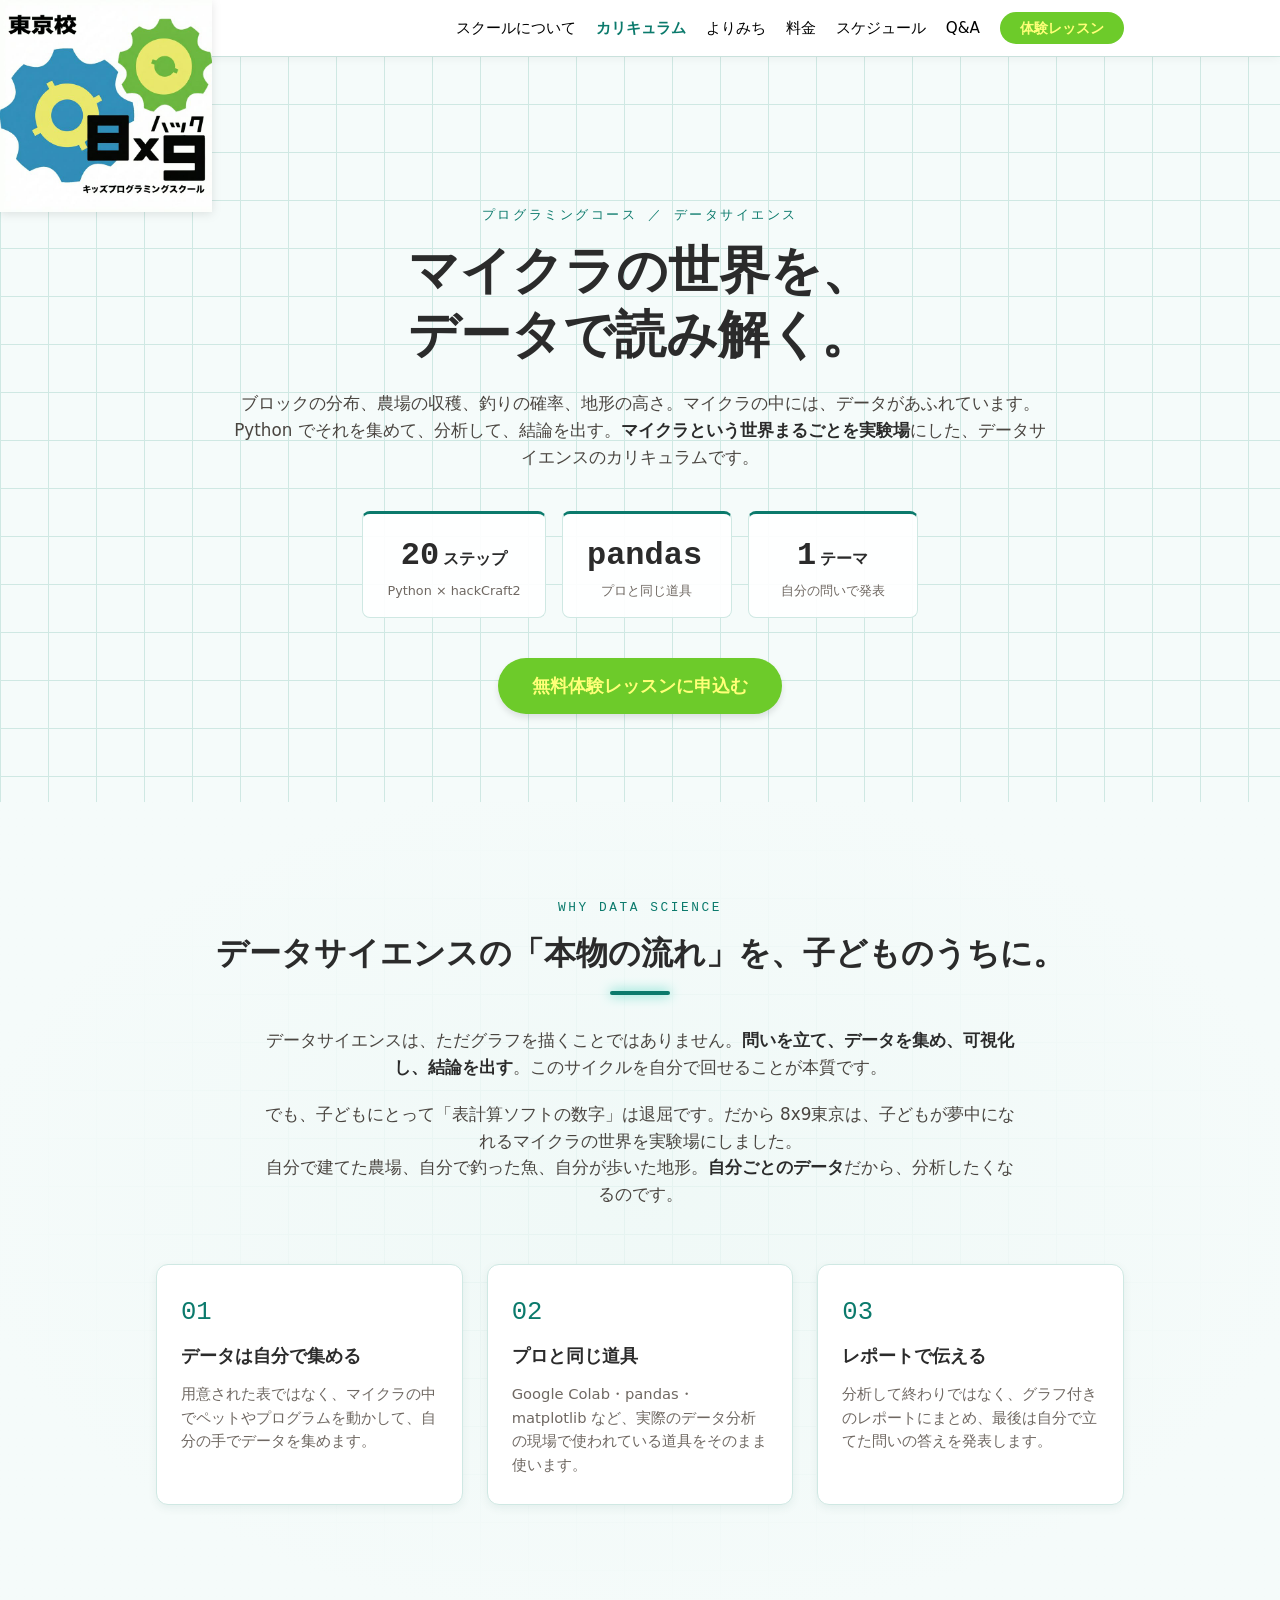
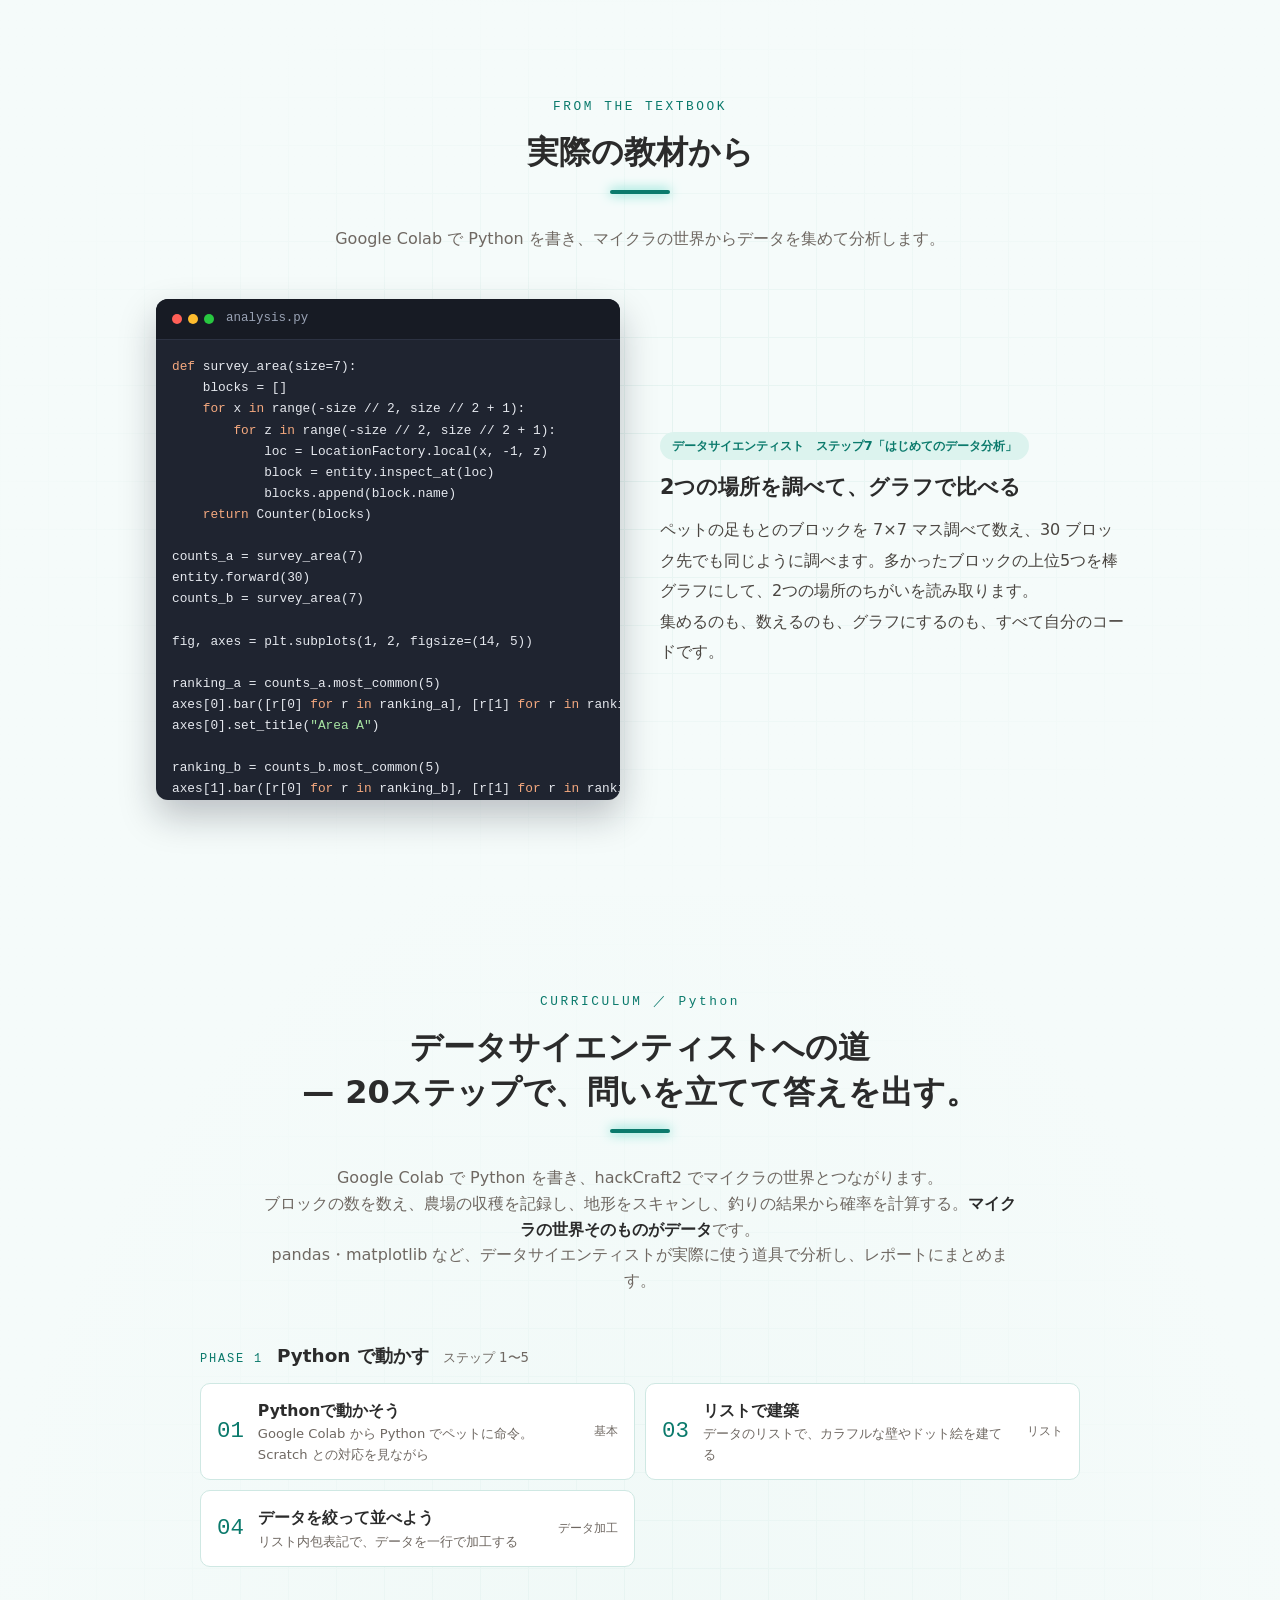
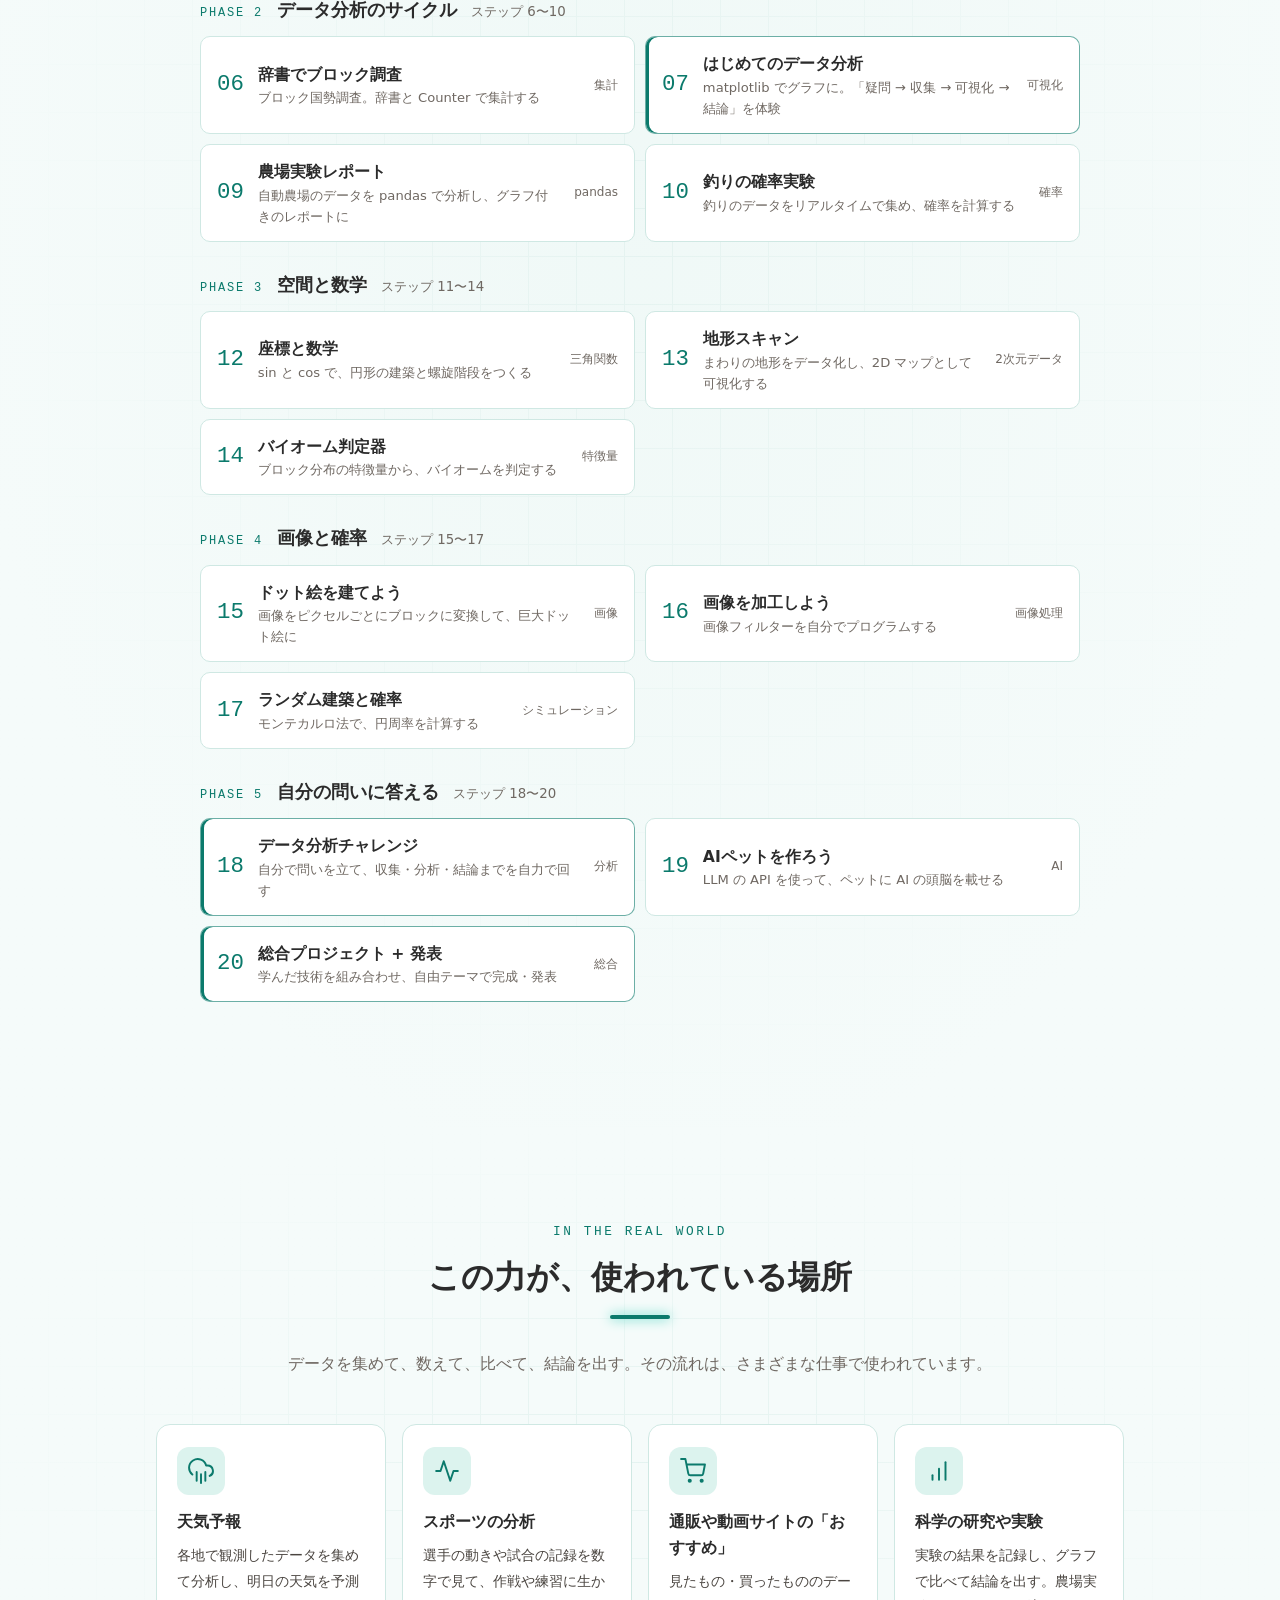
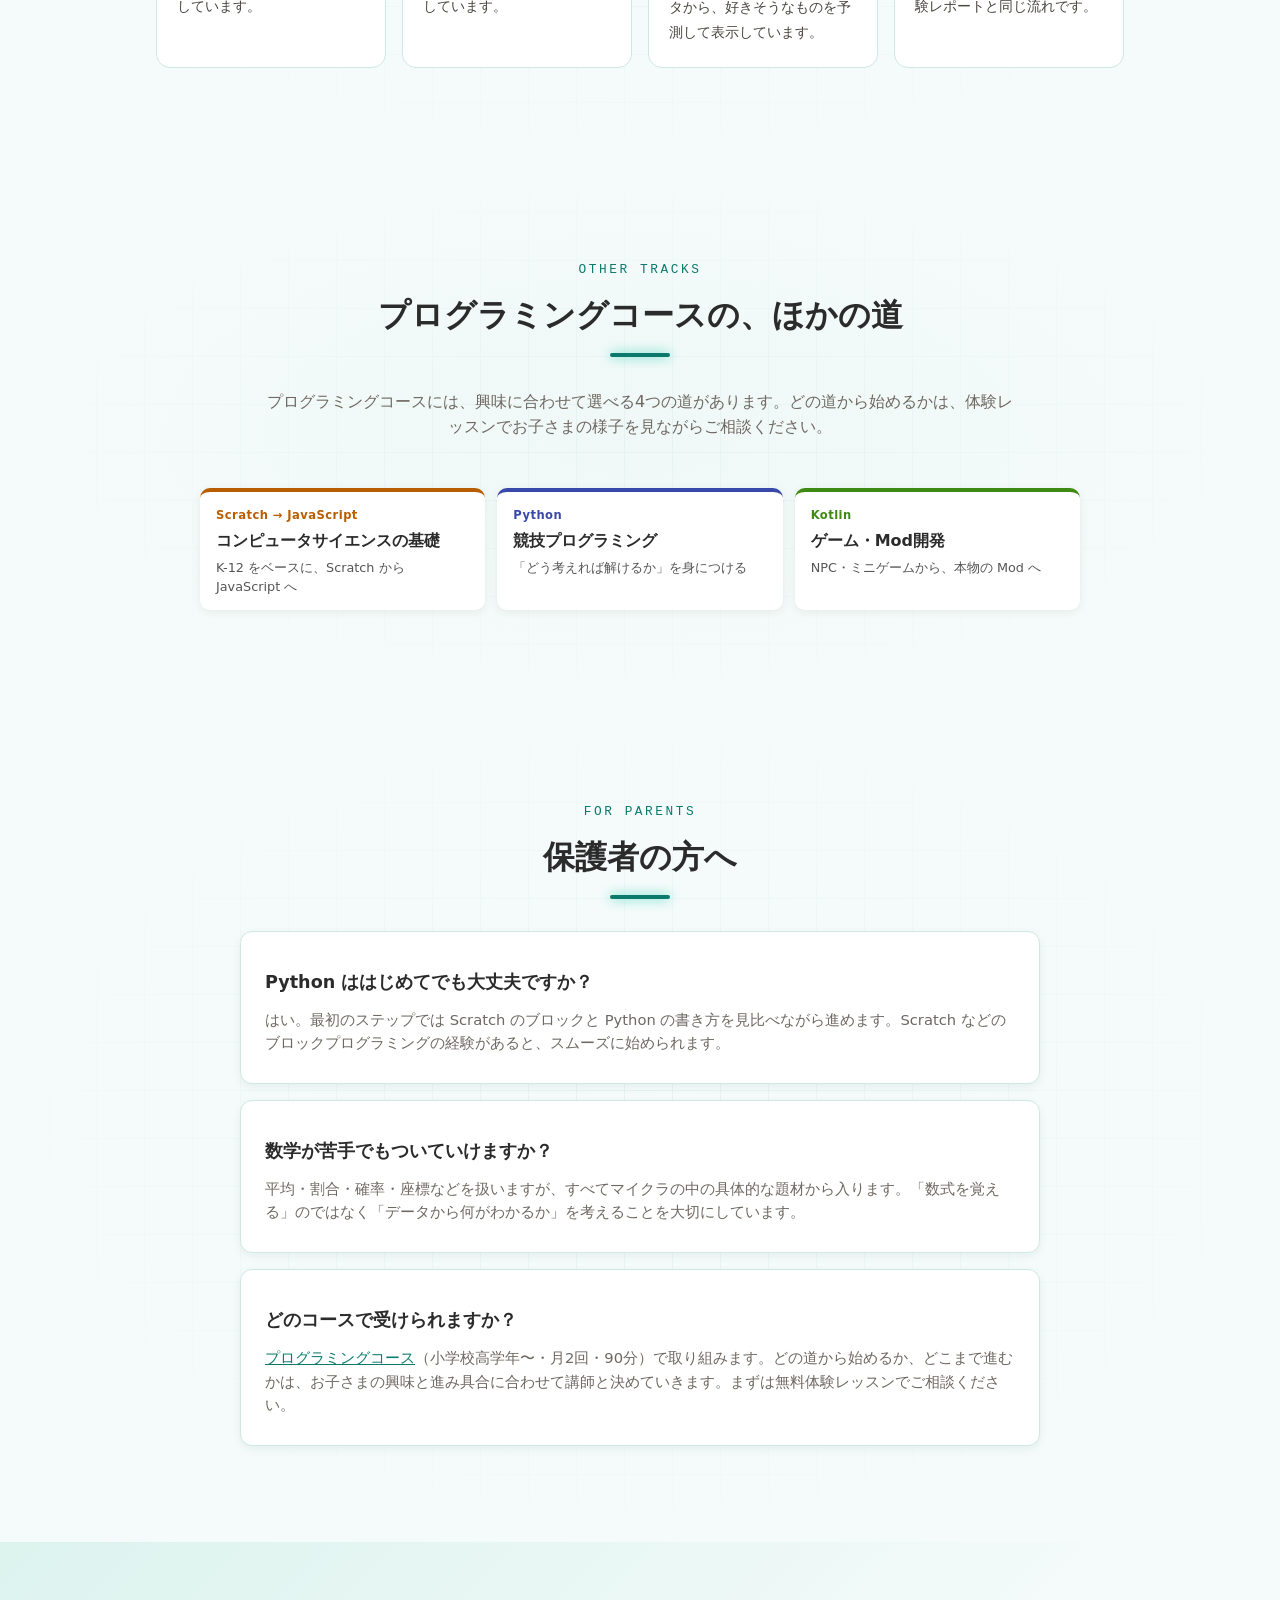
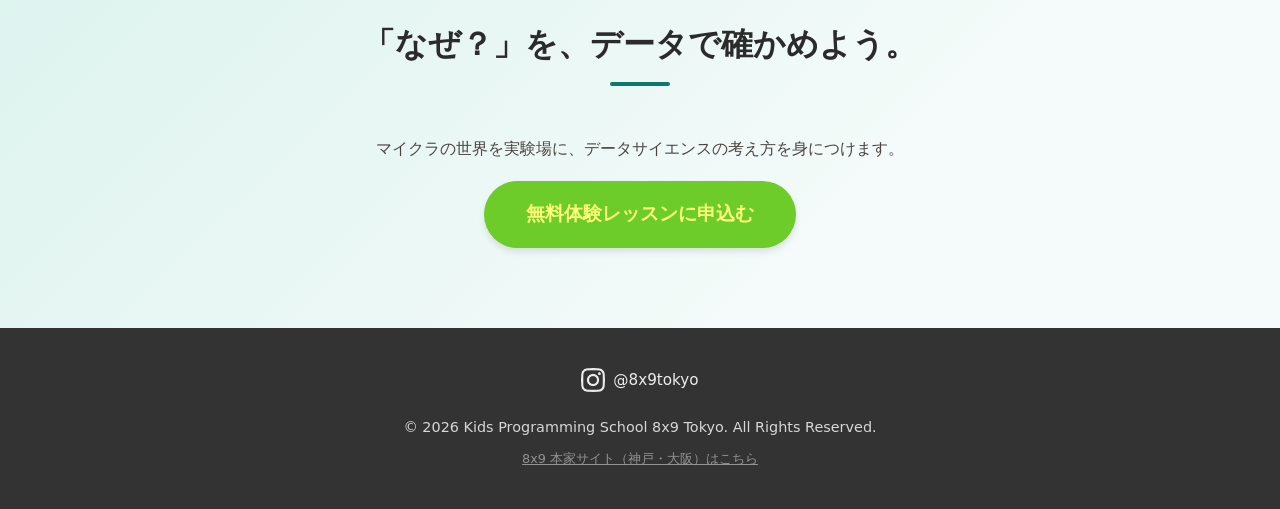
<file: docs/programming/data-science.html>
<!DOCTYPE html>
<html lang="ja">
<head>
    <meta charset="UTF-8">
    <meta name="viewport" content="width=device-width, initial-scale=1.0">
    <title>データサイエンス — プログラミングコース | キッズプログラミングスクール8x9 東京校</title>
    <meta name="description" content="マイクラの世界をデータとして集め、Python で分析する、8x9東京校のデータサイエンスのカリキュラム。pandas・matplotlib を使い、「問いを立てる → 集める → 可視化する → 結論を出す」までを20ステップで身につけます。">
    <!-- OGP -->
    <meta property="og:title" content="データサイエンス — プログラミングコース | 8x9 東京校">
    <meta property="og:description" content="マイクラの世界をデータとして集め、Python で分析する、8x9東京校のデータサイエンスのカリキュラム。pandas・matplotlib を使い、「問いを立てる → 集める → 可視化する → 結論を出す」までを20ステップで身につけます。">
    <meta property="og:type" content="article">
    <meta property="og:url" content="https://school.0x48lab.com/programming/data-science.html">
    <meta property="og:image" content="https://school.0x48lab.com/images/89logo.png">
    <meta property="og:locale" content="ja_JP">
    <meta name="twitter:card" content="summary">
    <link rel="canonical" href="https://school.0x48lab.com/programming/data-science.html">
    <!-- Favicon -->
    <link rel="icon" href="../images/89logo.png" type="image/png">
    <link rel="apple-touch-icon" href="../images/89logo.png">
    <!-- Stylesheets -->
    <link rel="stylesheet" href="../css/style.css?v=20261103">
    <link rel="stylesheet" href="../css/yorimichi.css?v=20261103">
    <link rel="stylesheet" href="../css/programming.css?v=20261103">
</head>
<body class="page-yorimichi page-programming theme-data-science">

    <header>
        <a href="../index.html" class="logo-link"><img src="../images/89logo_tokyo.png" alt="キッズプログラミングスクール8x9 東京校" class="logo-img"></a>
        <div class="container">
            <button class="hamburger" aria-label="メニューを開く" aria-expanded="false">
                <span></span><span></span><span></span>
            </button>
            <nav id="main-nav">
                <ul>
                    <li><a href="../index.html#about">スクールについて</a></li>
                    <li><a href="../index.html#curriculum" aria-current="page">カリキュラム</a></li>
                    <li><a href="../yorimichi/">よりみち</a></li>
                    <li><a href="../index.html#price">料金</a></li>
                    <li><a href="../index.html#schedule">スケジュール</a></li>
                    <li><a href="../index.html#faq">Q&A</a></li>
                    <li><a href="../trial.html" class="header-cta">体験レッスン</a></li>
                </ul>
            </nav>
        </div>
    </header>

    <main>
        <!-- Hero -->
        <section class="ym-hero">
            <div class="container ym-hero-inner">
                <p class="ym-eyebrow">プログラミングコース ／ データサイエンス</p>
                <h1>マイクラの世界を、<br>データで読み解く。</h1>
                <p class="ym-lead">
                    ブロックの分布、農場の収穫、釣りの確率、地形の高さ。マイクラの中には、データがあふれています。<br>Python でそれを集めて、分析して、結論を出す。<b>マイクラという世界まるごとを実験場</b>にした、データサイエンスのカリキュラムです。
                </p>
                <div class="ym-hero-stats">
                    <div><span class="ym-num">20</span><span class="ym-unit">ステップ</span><small>Python × hackCraft2</small></div>
                    <div><span class="ym-num">pandas</span><span class="ym-unit"></span><small>プロと同じ道具</small></div>
                    <div><span class="ym-num">1</span><span class="ym-unit">テーマ</span><small>自分の問いで発表</small></div>
                </div>
                <a href="../trial.html" class="btn btn-primary">無料体験レッスンに申込む</a>
            </div>
        </section>

        <!-- Why -->
        <section class="ym-section ym-manifesto">
            <div class="container">
                <p class="ym-kicker">WHY DATA SCIENCE</p>
                <h2>データサイエンスの「本物の流れ」を、子どものうちに。</h2>
                <div class="ym-manifesto-body">
                    <p>
                        データサイエンスは、ただグラフを描くことではありません。<b>問いを立て、データを集め、可視化し、結論を出す</b>。このサイクルを自分で回せることが本質です。
                    </p>
                    <p>
                        でも、子どもにとって「表計算ソフトの数字」は退屈です。だから 8x9東京は、子どもが夢中になれるマイクラの世界を実験場にしました。<br>自分で建てた農場、自分で釣った魚、自分が歩いた地形。<b>自分ごとのデータ</b>だから、分析したくなるのです。
                    </p>
                </div>
                <div class="ym-pillars">
                    <div class="ym-pillar">
                        <span class="ym-pillar-no">01</span>
                        <h3>データは自分で集める</h3>
                        <p>用意された表ではなく、マイクラの中でペットやプログラムを動かして、自分の手でデータを集めます。</p>
                    </div>
                    <div class="ym-pillar">
                        <span class="ym-pillar-no">02</span>
                        <h3>プロと同じ道具</h3>
                        <p>Google Colab・pandas・matplotlib など、実際のデータ分析の現場で使われている道具をそのまま使います。</p>
                    </div>
                    <div class="ym-pillar">
                        <span class="ym-pillar-no">03</span>
                        <h3>レポートで伝える</h3>
                        <p>分析して終わりではなく、グラフ付きのレポートにまとめ、最後は自分で立てた問いの答えを発表します。</p>
                    </div>
                </div>
            </div>
        </section>

        <!-- 実際の教材から -->
        <section class="ym-section prog-showcase-section">
            <div class="container">
                <p class="ym-kicker">FROM THE TEXTBOOK</p>
                <h2>実際の教材から</h2>
                <p class="ym-section-lead">Google Colab で Python を書き、マイクラの世界からデータを集めて分析します。</p>
                <div class="prog-showcase">
                    <div class="prog-showcase-media">
                        <div class="ym-code prog-editor">
                            <div class="ym-code-head"><span class="prog-editor-dots" aria-hidden="true"><i></i><i></i><i></i></span>analysis.py</div>
<pre><code><span class="k">def</span> survey_area(size=7):
    blocks = []
    <span class="k">for</span> x <span class="k">in</span> range(-size // 2, size // 2 + 1):
        <span class="k">for</span> z <span class="k">in</span> range(-size // 2, size // 2 + 1):
            loc = LocationFactory.local(x, -1, z)
            block = entity.inspect_at(loc)
            blocks.append(block.name)
    <span class="k">return</span> Counter(blocks)

counts_a = survey_area(7)
entity.forward(30)
counts_b = survey_area(7)

fig, axes = plt.subplots(1, 2, figsize=(14, 5))

ranking_a = counts_a.most_common(5)
axes[0].bar([r[0] <span class="k">for</span> r <span class="k">in</span> ranking_a], [r[1] <span class="k">for</span> r <span class="k">in</span> ranking_a])
axes[0].set_title(<span class="s">"Area A"</span>)

ranking_b = counts_b.most_common(5)
axes[1].bar([r[0] <span class="k">for</span> r <span class="k">in</span> ranking_b], [r[1] <span class="k">for</span> r <span class="k">in</span> ranking_b])
axes[1].set_title(<span class="s">"Area B"</span>)</code></pre>
                        </div>
                    </div>
                    <div class="prog-showcase-text">
                        <span class="prog-showcase-tag">データサイエンティスト　ステップ7「はじめてのデータ分析」</span>
                        <h3>2つの場所を調べて、グラフで比べる</h3>
                        <p>ペットの足もとのブロックを 7×7 マス調べて数え、30 ブロック先でも同じように調べます。多かったブロックの上位5つを棒グラフにして、2つの場所のちがいを読み取ります。<br>集めるのも、数えるのも、グラフにするのも、すべて自分のコードです。</p>
                    </div>
                </div>
            </div>
        </section>

        <section class="ym-section ym-curriculum" id="curriculum">
            <div class="container">
                <p class="ym-kicker">CURRICULUM ／ Python</p>
                <h2>データサイエンティストへの道<br>— 20ステップで、問いを立てて答えを出す。</h2>
                <p class="ym-section-lead">
                    Google Colab で Python を書き、hackCraft2 でマイクラの世界とつながります。<br>ブロックの数を数え、農場の収穫を記録し、地形をスキャンし、釣りの結果から確率を計算する。<b>マイクラの世界そのものがデータ</b>です。<br>pandas・matplotlib など、データサイエンティストが実際に使う道具で分析し、レポートにまとめます。
                </p>

                <div class="ym-phase">
                    <div class="ym-phase-head"><span>PHASE 1</span><h3>Python で動かす</h3><small>ステップ 1〜5</small></div>
                    <ol class="ym-problems">
                        <li><span class="ym-pno">01</span><div><strong>Pythonで動かそう</strong><p>Google Colab から Python でペットに命令。Scratch との対応を見ながら</p></div><em>基本</em></li>
                        <li><span class="ym-pno">03</span><div><strong>リストで建築</strong><p>データのリストで、カラフルな壁やドット絵を建てる</p></div><em>リスト</em></li>
                        <li><span class="ym-pno">04</span><div><strong>データを絞って並べよう</strong><p>リスト内包表記で、データを一行で加工する</p></div><em>データ加工</em></li>
                    </ol>
                </div>

                <div class="ym-phase">
                    <div class="ym-phase-head"><span>PHASE 2</span><h3>データ分析のサイクル</h3><small>ステップ 6〜10</small></div>
                    <ol class="ym-problems">
                        <li><span class="ym-pno">06</span><div><strong>辞書でブロック調査</strong><p>ブロック国勢調査。辞書と Counter で集計する</p></div><em>集計</em></li>
                        <li class="ym-peak"><span class="ym-pno">07</span><div><strong>はじめてのデータ分析</strong><p>matplotlib でグラフに。「疑問 → 収集 → 可視化 → 結論」を体験</p></div><em>可視化</em></li>
                        <li><span class="ym-pno">09</span><div><strong>農場実験レポート</strong><p>自動農場のデータを pandas で分析し、グラフ付きのレポートに</p></div><em>pandas</em></li>
                        <li><span class="ym-pno">10</span><div><strong>釣りの確率実験</strong><p>釣りのデータをリアルタイムで集め、確率を計算する</p></div><em>確率</em></li>
                    </ol>
                </div>

                <div class="ym-phase">
                    <div class="ym-phase-head"><span>PHASE 3</span><h3>空間と数学</h3><small>ステップ 11〜14</small></div>
                    <ol class="ym-problems">
                        <li><span class="ym-pno">12</span><div><strong>座標と数学</strong><p>sin と cos で、円形の建築と螺旋階段をつくる</p></div><em>三角関数</em></li>
                        <li><span class="ym-pno">13</span><div><strong>地形スキャン</strong><p>まわりの地形をデータ化し、2D マップとして可視化する</p></div><em>2次元データ</em></li>
                        <li><span class="ym-pno">14</span><div><strong>バイオーム判定器</strong><p>ブロック分布の特徴量から、バイオームを判定する</p></div><em>特徴量</em></li>
                    </ol>
                </div>

                <div class="ym-phase">
                    <div class="ym-phase-head"><span>PHASE 4</span><h3>画像と確率</h3><small>ステップ 15〜17</small></div>
                    <ol class="ym-problems">
                        <li><span class="ym-pno">15</span><div><strong>ドット絵を建てよう</strong><p>画像をピクセルごとにブロックに変換して、巨大ドット絵に</p></div><em>画像</em></li>
                        <li><span class="ym-pno">16</span><div><strong>画像を加工しよう</strong><p>画像フィルターを自分でプログラムする</p></div><em>画像処理</em></li>
                        <li><span class="ym-pno">17</span><div><strong>ランダム建築と確率</strong><p>モンテカルロ法で、円周率を計算する</p></div><em>シミュレーション</em></li>
                    </ol>
                </div>

                <div class="ym-phase ym-phase--final">
                    <div class="ym-phase-head"><span>PHASE 5</span><h3>自分の問いに答える</h3><small>ステップ 18〜20</small></div>
                    <ol class="ym-problems">
                        <li class="ym-peak"><span class="ym-pno">18</span><div><strong>データ分析チャレンジ</strong><p>自分で問いを立て、収集・分析・結論までを自力で回す</p></div><em>分析</em></li>
                        <li><span class="ym-pno">19</span><div><strong>AIペットを作ろう</strong><p>LLM の API を使って、ペットに AI の頭脳を載せる</p></div><em>AI</em></li>
                        <li class="ym-peak"><span class="ym-pno">20</span><div><strong>総合プロジェクト + 発表</strong><p>学んだ技術を組み合わせ、自由テーマで完成・発表</p></div><em>総合</em></li>
                    </ol>
                </div>
            </div>
        </section>

        <!-- この力が使われている場所 -->
        <section class="ym-section prog-uses-section">
            <div class="container">
                <p class="ym-kicker">IN THE REAL WORLD</p>
                <h2>この力が、使われている場所</h2>
                <p class="ym-section-lead">データを集めて、数えて、比べて、結論を出す。その流れは、さまざまな仕事で使われています。</p>
                <div class="prog-uses">
                    <div class="prog-use">
                        <span class="prog-use-icon"><svg viewBox="0 0 24 24" aria-hidden="true"><line x1="16" y1="13" x2="16" y2="21"/><line x1="8" y1="13" x2="8" y2="21"/><line x1="12" y1="15" x2="12" y2="23"/><path d="M20 16.58A5 5 0 0 0 18 7h-1.26A8 8 0 1 0 4 15.25"/></svg></span>
                        <h3>天気予報</h3>
                        <p>各地で観測したデータを集めて分析し、明日の天気を予測しています。</p>
                    </div>
                    <div class="prog-use">
                        <span class="prog-use-icon"><svg viewBox="0 0 24 24" aria-hidden="true"><polyline points="22 12 18 12 15 21 9 3 6 12 2 12"/></svg></span>
                        <h3>スポーツの分析</h3>
                        <p>選手の動きや試合の記録を数字で見て、作戦や練習に生かしています。</p>
                    </div>
                    <div class="prog-use">
                        <span class="prog-use-icon"><svg viewBox="0 0 24 24" aria-hidden="true"><circle cx="9" cy="21" r="1"/><circle cx="20" cy="21" r="1"/><path d="M1 1h4l2.68 13.39a2 2 0 0 0 2 1.61h9.72a2 2 0 0 0 2-1.61L23 6H6"/></svg></span>
                        <h3>通販や動画サイトの「おすすめ」</h3>
                        <p>見たもの・買ったもののデータから、好きそうなものを予測して表示しています。</p>
                    </div>
                    <div class="prog-use">
                        <span class="prog-use-icon"><svg viewBox="0 0 24 24" aria-hidden="true"><line x1="12" y1="20" x2="12" y2="10"/><line x1="18" y1="20" x2="18" y2="4"/><line x1="6" y1="20" x2="6" y2="16"/></svg></span>
                        <h3>科学の研究や実験</h3>
                        <p>実験の結果を記録し、グラフで比べて結論を出す。農場実験レポートと同じ流れです。</p>
                    </div>
                </div>
            </div>
        </section>

        <section class="ym-section">
            <div class="container">
                <p class="ym-kicker">OTHER TRACKS</p>
                <h2>プログラミングコースの、ほかの道</h2>
                <p class="ym-section-lead">プログラミングコースには、興味に合わせて選べる4つの道があります。どの道から始めるかは、体験レッスンでお子さまの様子を見ながらご相談ください。</p>
                <div class="prog-tracks">
                    <a class="prog-track prog-track--cs" href="cs.html">
                        <span class="prog-track-lang">Scratch → JavaScript</span>
                        <strong>コンピュータサイエンスの基礎</strong>
                        <span class="prog-track-catch">K-12 をベースに、Scratch から JavaScript へ</span>
                    </a>
                    <a class="prog-track prog-track--kyopro" href="kyopro.html">
                        <span class="prog-track-lang">Python</span>
                        <strong>競技プログラミング</strong>
                        <span class="prog-track-catch">「どう考えれば解けるか」を身につける</span>
                    </a>
                    <a class="prog-track prog-track--mod" href="mod.html">
                        <span class="prog-track-lang">Kotlin</span>
                        <strong>ゲーム・Mod開発</strong>
                        <span class="prog-track-catch">NPC・ミニゲームから、本物の Mod へ</span>
                    </a>
                </div>
            </div>
        </section>

        <!-- For parents -->
        <section class="ym-section ym-parents">
            <div class="container">
                <p class="ym-kicker">FOR PARENTS</p>
                <h2>保護者の方へ</h2>
                <div class="ym-qa">
                    <div class="ym-qa-item">
                        <h3>Python ははじめてでも大丈夫ですか？</h3>
                        <p>はい。最初のステップでは Scratch のブロックと Python の書き方を見比べながら進めます。Scratch などのブロックプログラミングの経験があると、スムーズに始められます。</p>
                    </div>
                    <div class="ym-qa-item">
                        <h3>数学が苦手でもついていけますか？</h3>
                        <p>平均・割合・確率・座標などを扱いますが、すべてマイクラの中の具体的な題材から入ります。「数式を覚える」のではなく「データから何がわかるか」を考えることを大切にしています。</p>
                    </div>
                    <div class="ym-qa-item">
                        <h3>どのコースで受けられますか？</h3>
                        <p><a href="../index.html#course-programming">プログラミングコース</a>（小学校高学年〜・月2回・90分）で取り組みます。どの道から始めるか、どこまで進むかは、お子さまの興味と進み具合に合わせて講師と決めていきます。まずは無料体験レッスンでご相談ください。</p>
                    </div>
                </div>
            </div>
        </section>

        <!-- CTA -->
        <section class="contact-section ym-cta">
            <div class="container" style="text-align: center;">
                <h2>「なぜ？」を、データで確かめよう。</h2>
                <p>マイクラの世界を実験場に、データサイエンスの考え方を身につけます。</p>
                <a href="../trial.html" class="btn btn-primary" style="margin-top: 20px; font-size: 1.2rem; padding: 16px 40px;">無料体験レッスンに申込む</a>
            </div>
        </section>
    </main>

    <footer>
        <div class="container">
            <div style="margin-bottom: 16px;">
                <a href="https://www.instagram.com/8x9tokyo/" target="_blank" rel="noopener noreferrer" style="display: inline-flex; align-items: center; gap: 8px; color: white; opacity: 0.9; transition: opacity 0.3s ease;">
                    <img src="../images/instagram-glyph.png" alt="Instagram" style="width: 24px; height: 24px; filter: brightness(10);">
                    <span style="font-size: 0.95rem; font-weight: 500;">@8x9tokyo</span>
                </a>
            </div>
            <p>&copy; 2026 Kids Programming School 8x9 Tokyo. All Rights Reserved.</p>
            <p style="font-size: 0.8rem; margin-top: 10px;"><a href="https://8x9.jp/" target="_blank" style="text-decoration: underline; color: #aaa;">8x9 本家サイト（神戸・大阪）はこちら</a></p>
        </div>
    </footer>

    <script src="../js/script.js?v=20261103"></script>
  <!-- Cloudflare Web Analytics --><script type='module' src='https://static.cloudflareinsights.com/beacon.min.js' data-cf-beacon='{"token": "809d84b8fc8646cf91c3e28257862874"}'></script><!-- End Cloudflare Web Analytics -->
</body>
</html>
</file>
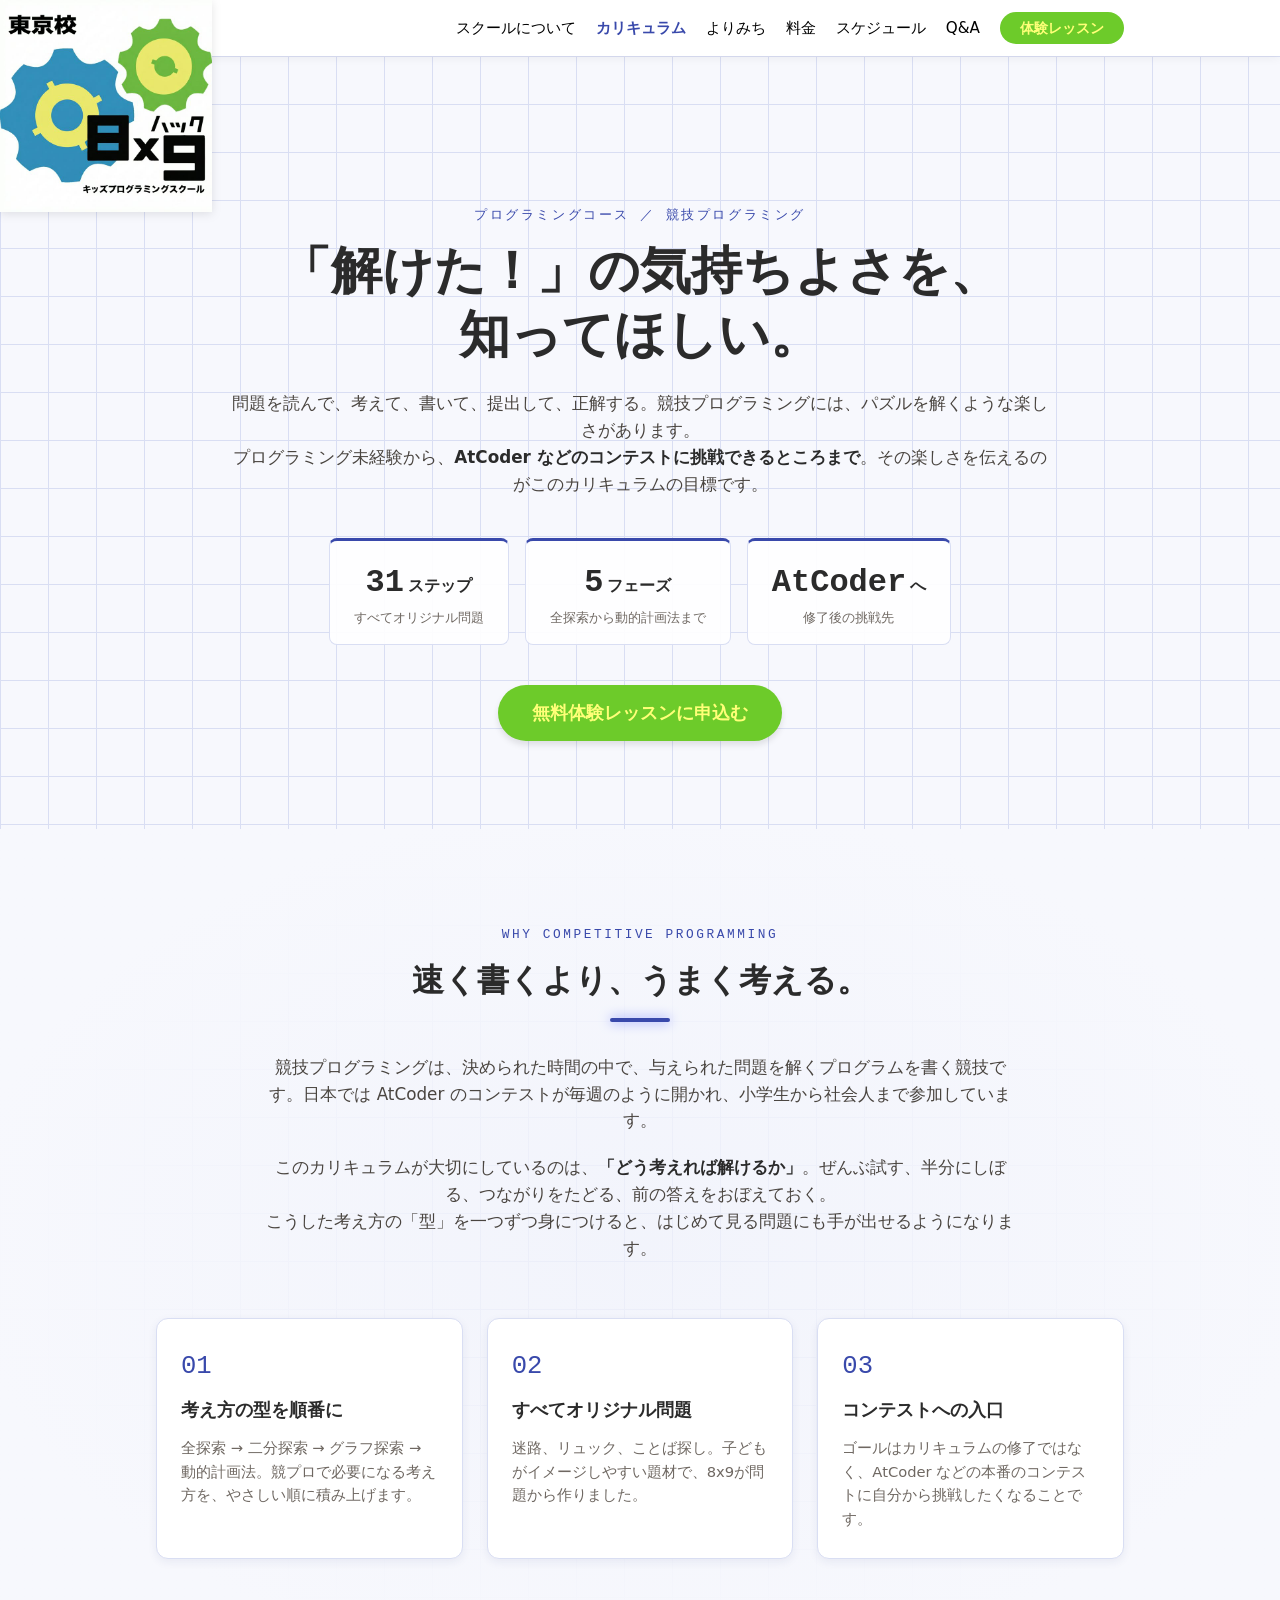
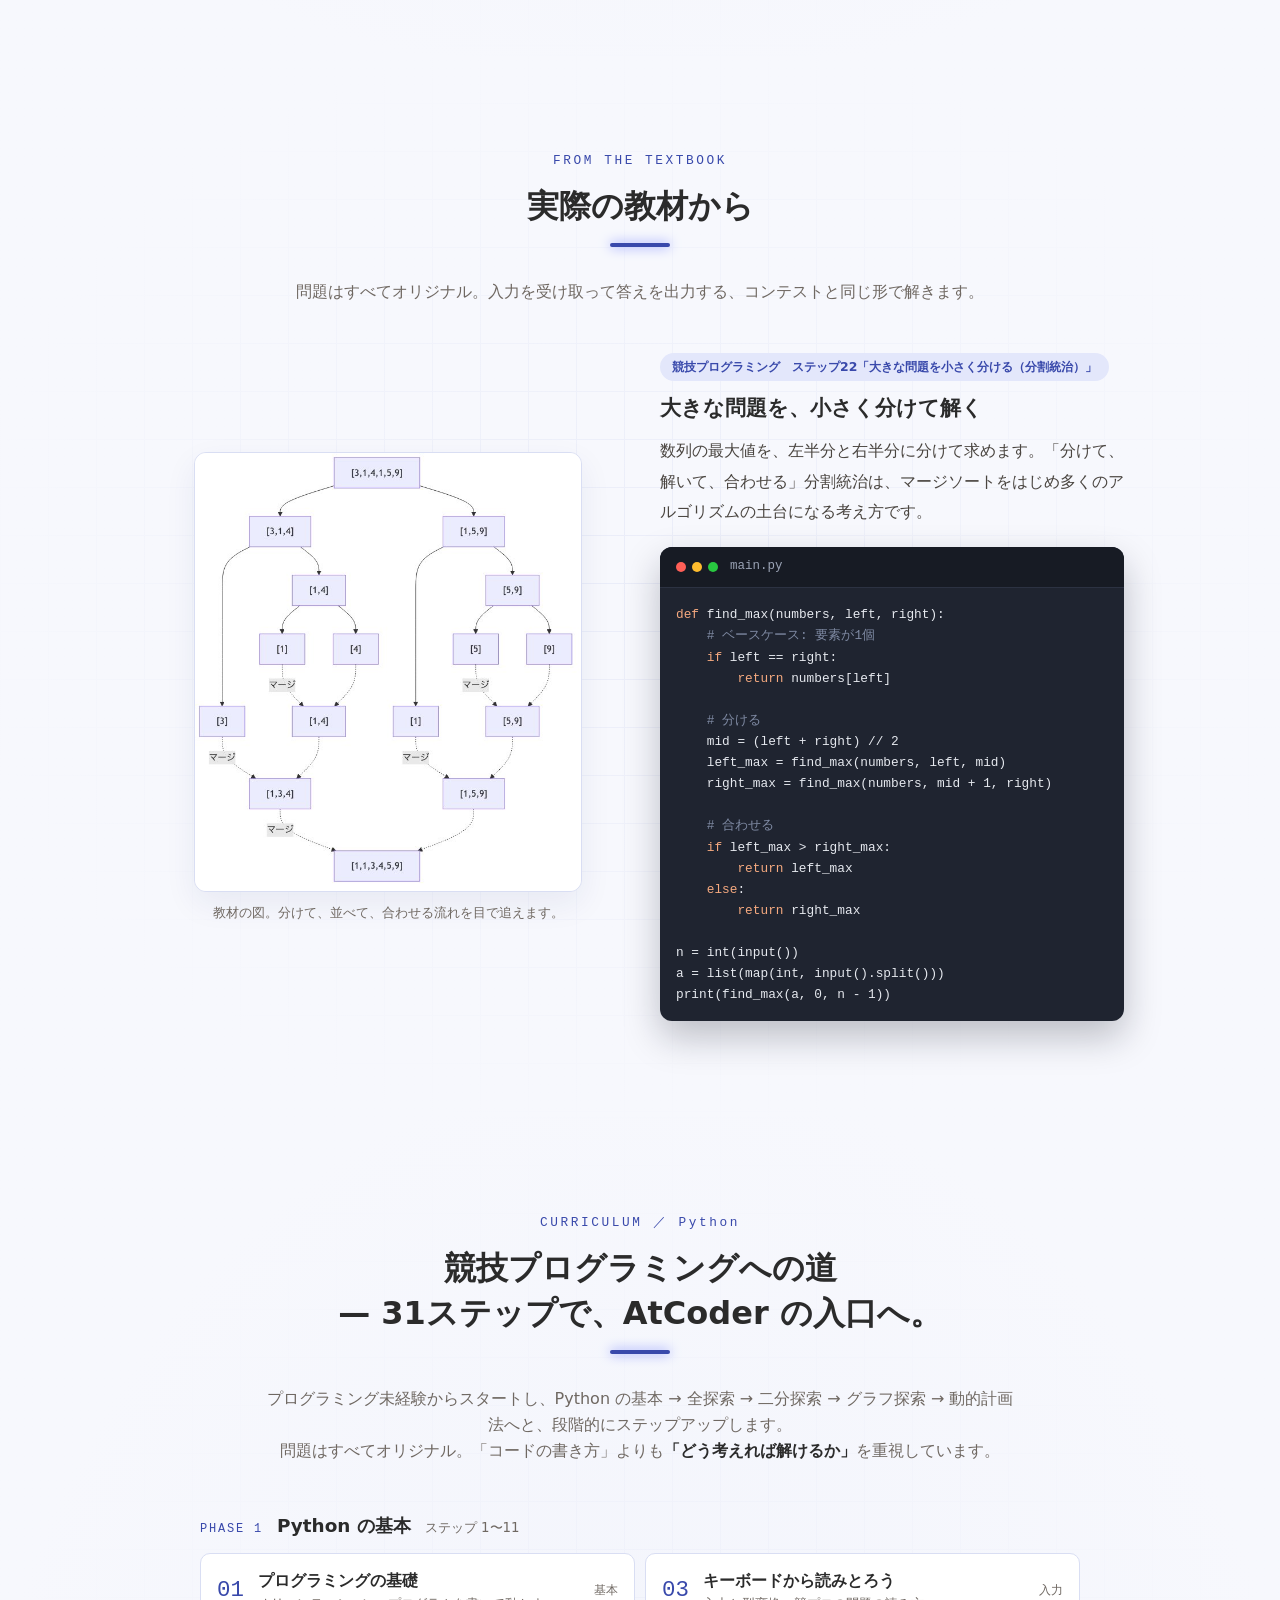
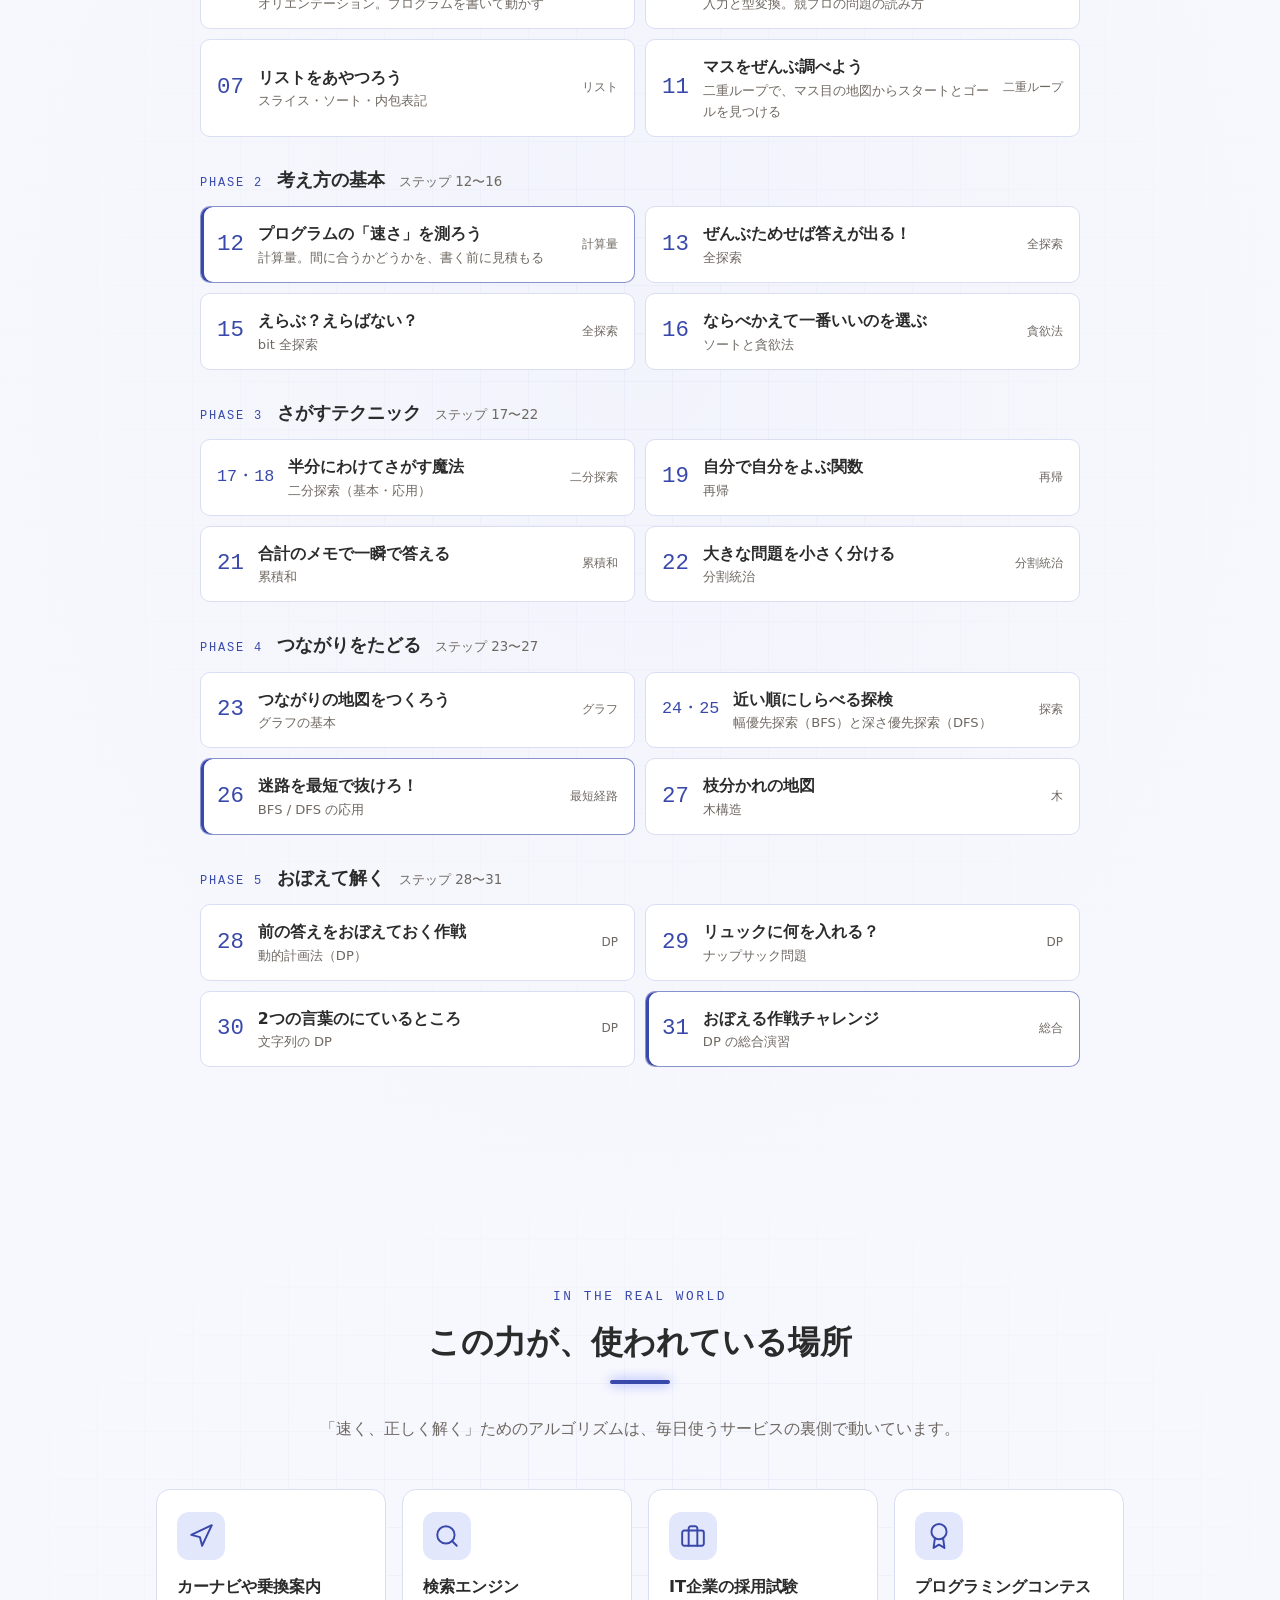
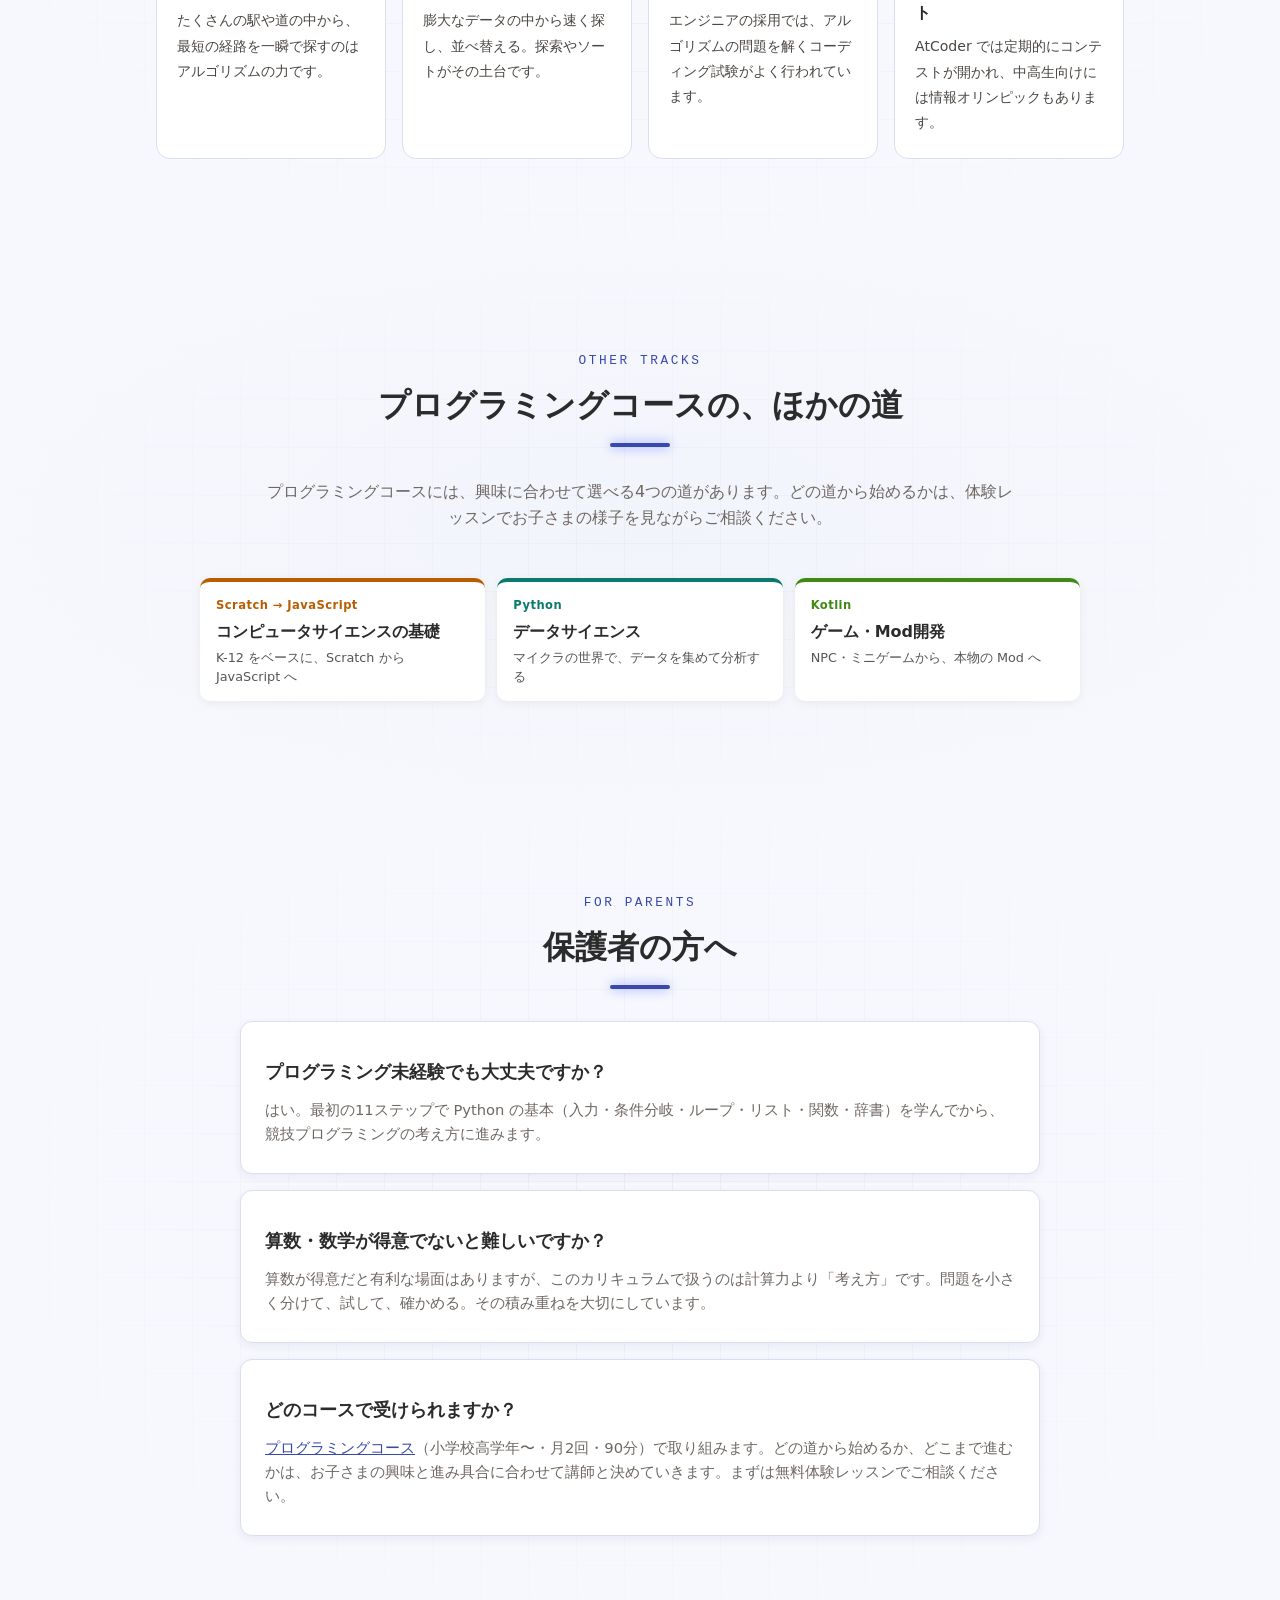
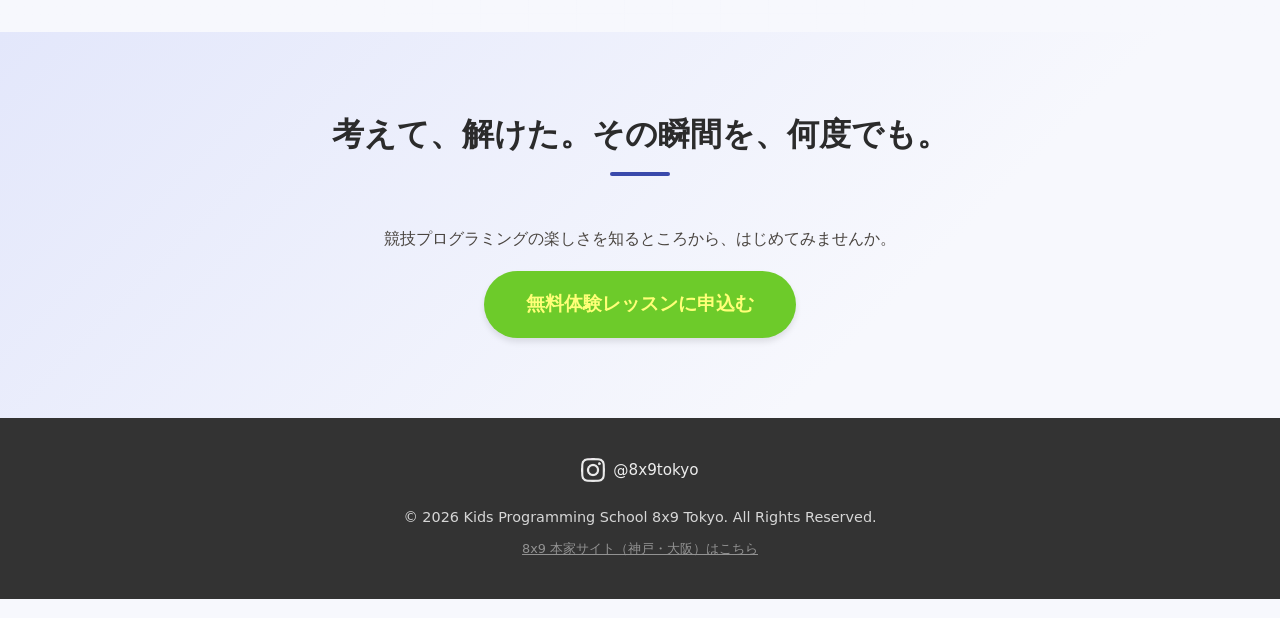
<file: docs/programming/kyopro.html>
<!DOCTYPE html>
<html lang="ja">
<head>
    <meta charset="UTF-8">
    <meta name="viewport" content="width=device-width, initial-scale=1.0">
    <title>競技プログラミング — プログラミングコース | キッズプログラミングスクール8x9 東京校</title>
    <meta name="description" content="プログラミング未経験から、AtCoder などの競技プログラミングに挑戦できるところまで。全探索・二分探索・グラフ探索・動的計画法を、オリジナル問題31ステップで「どう考えれば解けるか」から身につける、8x9東京校のカリキュラム。">
    <!-- OGP -->
    <meta property="og:title" content="競技プログラミング — プログラミングコース | 8x9 東京校">
    <meta property="og:description" content="プログラミング未経験から、AtCoder などの競技プログラミングに挑戦できるところまで。全探索・二分探索・グラフ探索・動的計画法を、オリジナル問題31ステップで「どう考えれば解けるか」から身につける、8x9東京校のカリキュラム。">
    <meta property="og:type" content="article">
    <meta property="og:url" content="https://school.0x48lab.com/programming/kyopro.html">
    <meta property="og:image" content="https://school.0x48lab.com/images/89logo.png">
    <meta property="og:locale" content="ja_JP">
    <meta name="twitter:card" content="summary">
    <link rel="canonical" href="https://school.0x48lab.com/programming/kyopro.html">
    <!-- Favicon -->
    <link rel="icon" href="../images/89logo.png" type="image/png">
    <link rel="apple-touch-icon" href="../images/89logo.png">
    <!-- Stylesheets -->
    <link rel="stylesheet" href="../css/style.css?v=20261103">
    <link rel="stylesheet" href="../css/yorimichi.css?v=20261103">
    <link rel="stylesheet" href="../css/programming.css?v=20261103">
</head>
<body class="page-yorimichi page-programming theme-kyopro">

    <header>
        <a href="../index.html" class="logo-link"><img src="../images/89logo_tokyo.png" alt="キッズプログラミングスクール8x9 東京校" class="logo-img"></a>
        <div class="container">
            <button class="hamburger" aria-label="メニューを開く" aria-expanded="false">
                <span></span><span></span><span></span>
            </button>
            <nav id="main-nav">
                <ul>
                    <li><a href="../index.html#about">スクールについて</a></li>
                    <li><a href="../index.html#curriculum" aria-current="page">カリキュラム</a></li>
                    <li><a href="../yorimichi/">よりみち</a></li>
                    <li><a href="../index.html#price">料金</a></li>
                    <li><a href="../index.html#schedule">スケジュール</a></li>
                    <li><a href="../index.html#faq">Q&A</a></li>
                    <li><a href="../trial.html" class="header-cta">体験レッスン</a></li>
                </ul>
            </nav>
        </div>
    </header>

    <main>
        <!-- Hero -->
        <section class="ym-hero">
            <div class="container ym-hero-inner">
                <p class="ym-eyebrow">プログラミングコース ／ 競技プログラミング</p>
                <h1>「解けた！」の気持ちよさを、<br>知ってほしい。</h1>
                <p class="ym-lead">
                    問題を読んで、考えて、書いて、提出して、正解する。競技プログラミングには、パズルを解くような楽しさがあります。<br>プログラミング未経験から、<b>AtCoder などのコンテストに挑戦できるところまで</b>。その楽しさを伝えるのがこのカリキュラムの目標です。
                </p>
                <div class="ym-hero-stats">
                    <div><span class="ym-num">31</span><span class="ym-unit">ステップ</span><small>すべてオリジナル問題</small></div>
                    <div><span class="ym-num">5</span><span class="ym-unit">フェーズ</span><small>全探索から動的計画法まで</small></div>
                    <div><span class="ym-num">AtCoder</span><span class="ym-unit">へ</span><small>修了後の挑戦先</small></div>
                </div>
                <a href="../trial.html" class="btn btn-primary">無料体験レッスンに申込む</a>
            </div>
        </section>

        <!-- Why -->
        <section class="ym-section ym-manifesto">
            <div class="container">
                <p class="ym-kicker">WHY COMPETITIVE PROGRAMMING</p>
                <h2>速く書くより、うまく考える。</h2>
                <div class="ym-manifesto-body">
                    <p>
                        競技プログラミングは、決められた時間の中で、与えられた問題を解くプログラムを書く競技です。日本では AtCoder のコンテストが毎週のように開かれ、小学生から社会人まで参加しています。
                    </p>
                    <p>
                        このカリキュラムが大切にしているのは、<b>「どう考えれば解けるか」</b>。ぜんぶ試す、半分にしぼる、つながりをたどる、前の答えをおぼえておく。<br>こうした考え方の「型」を一つずつ身につけると、はじめて見る問題にも手が出せるようになります。
                    </p>
                </div>
                <div class="ym-pillars">
                    <div class="ym-pillar">
                        <span class="ym-pillar-no">01</span>
                        <h3>考え方の型を順番に</h3>
                        <p>全探索 → 二分探索 → グラフ探索 → 動的計画法。競プロで必要になる考え方を、やさしい順に積み上げます。</p>
                    </div>
                    <div class="ym-pillar">
                        <span class="ym-pillar-no">02</span>
                        <h3>すべてオリジナル問題</h3>
                        <p>迷路、リュック、ことば探し。子どもがイメージしやすい題材で、8x9が問題から作りました。</p>
                    </div>
                    <div class="ym-pillar">
                        <span class="ym-pillar-no">03</span>
                        <h3>コンテストへの入口</h3>
                        <p>ゴールはカリキュラムの修了ではなく、AtCoder などの本番のコンテストに自分から挑戦したくなることです。</p>
                    </div>
                </div>
            </div>
        </section>

        <!-- 実際の教材から -->
        <section class="ym-section prog-showcase-section">
            <div class="container">
                <p class="ym-kicker">FROM THE TEXTBOOK</p>
                <h2>実際の教材から</h2>
                <p class="ym-section-lead">問題はすべてオリジナル。入力を受け取って答えを出力する、コンテストと同じ形で解きます。</p>
                <div class="prog-showcase">
                    <div class="prog-showcase-media">
                        <figure class="prog-shot">
                            <img src="../images/programming/kyopro/merge_sort.jpg" alt="数列 [3,1,4,1,5,9] を半分ずつに分け、マージしながら [1,1,3,4,5,9] に並べていく図" loading="lazy" width="675" height="766">
                            <figcaption>教材の図。分けて、並べて、合わせる流れを目で追えます。</figcaption>
                        </figure>
                    </div>
                    <div class="prog-showcase-text">
                        <span class="prog-showcase-tag">競技プログラミング　ステップ22「大きな問題を小さく分ける（分割統治）」</span>
                        <h3>大きな問題を、小さく分けて解く</h3>
                        <p>数列の最大値を、左半分と右半分に分けて求めます。「分けて、解いて、合わせる」分割統治は、マージソートをはじめ多くのアルゴリズムの土台になる考え方です。</p>
                        <div class="ym-code prog-editor">
                            <div class="ym-code-head"><span class="prog-editor-dots" aria-hidden="true"><i></i><i></i><i></i></span>main.py</div>
<pre><code><span class="k">def</span> find_max(numbers, left, right):
    <span class="c"># ベースケース: 要素が1個</span>
    <span class="k">if</span> left == right:
        <span class="k">return</span> numbers[left]

    <span class="c"># 分ける</span>
    mid = (left + right) // 2
    left_max = find_max(numbers, left, mid)
    right_max = find_max(numbers, mid + 1, right)

    <span class="c"># 合わせる</span>
    <span class="k">if</span> left_max &gt; right_max:
        <span class="k">return</span> left_max
    <span class="k">else</span>:
        <span class="k">return</span> right_max

n = int(input())
a = list(map(int, input().split()))
print(find_max(a, 0, n - 1))</code></pre>
                        </div>
                    </div>
                </div>
            </div>
        </section>

        <section class="ym-section ym-curriculum" id="curriculum">
            <div class="container">
                <p class="ym-kicker">CURRICULUM ／ Python</p>
                <h2>競技プログラミングへの道<br>— 31ステップで、AtCoder の入口へ。</h2>
                <p class="ym-section-lead">
                    プログラミング未経験からスタートし、Python の基本 → 全探索 → 二分探索 → グラフ探索 → 動的計画法へと、段階的にステップアップします。<br>問題はすべてオリジナル。「コードの書き方」よりも<b>「どう考えれば解けるか」</b>を重視しています。
                </p>

                <div class="ym-phase">
                    <div class="ym-phase-head"><span>PHASE 1</span><h3>Python の基本</h3><small>ステップ 1〜11</small></div>
                    <ol class="ym-problems">
                        <li><span class="ym-pno">01</span><div><strong>プログラミングの基礎</strong><p>オリエンテーション。プログラムを書いて動かす</p></div><em>基本</em></li>
                        <li><span class="ym-pno">03</span><div><strong>キーボードから読みとろう</strong><p>入力と型変換。競プロの問題の読み方</p></div><em>入力</em></li>
                        <li><span class="ym-pno">07</span><div><strong>リストをあやつろう</strong><p>スライス・ソート・内包表記</p></div><em>リスト</em></li>
                        <li><span class="ym-pno">11</span><div><strong>マスをぜんぶ調べよう</strong><p>二重ループで、マス目の地図からスタートとゴールを見つける</p></div><em>二重ループ</em></li>
                    </ol>
                </div>

                <div class="ym-phase">
                    <div class="ym-phase-head"><span>PHASE 2</span><h3>考え方の基本</h3><small>ステップ 12〜16</small></div>
                    <ol class="ym-problems">
                        <li class="ym-peak"><span class="ym-pno">12</span><div><strong>プログラムの「速さ」を測ろう</strong><p>計算量。間に合うかどうかを、書く前に見積もる</p></div><em>計算量</em></li>
                        <li><span class="ym-pno">13</span><div><strong>ぜんぶためせば答えが出る！</strong><p>全探索</p></div><em>全探索</em></li>
                        <li><span class="ym-pno">15</span><div><strong>えらぶ？えらばない？</strong><p>bit 全探索</p></div><em>全探索</em></li>
                        <li><span class="ym-pno">16</span><div><strong>ならべかえて一番いいのを選ぶ</strong><p>ソートと貪欲法</p></div><em>貪欲法</em></li>
                    </ol>
                </div>

                <div class="ym-phase">
                    <div class="ym-phase-head"><span>PHASE 3</span><h3>さがすテクニック</h3><small>ステップ 17〜22</small></div>
                    <ol class="ym-problems">
                        <li><span class="ym-pno ym-pno-wide">17・18</span><div><strong>半分にわけてさがす魔法</strong><p>二分探索（基本・応用）</p></div><em>二分探索</em></li>
                        <li><span class="ym-pno">19</span><div><strong>自分で自分をよぶ関数</strong><p>再帰</p></div><em>再帰</em></li>
                        <li><span class="ym-pno">21</span><div><strong>合計のメモで一瞬で答える</strong><p>累積和</p></div><em>累積和</em></li>
                        <li><span class="ym-pno">22</span><div><strong>大きな問題を小さく分ける</strong><p>分割統治</p></div><em>分割統治</em></li>
                    </ol>
                </div>

                <div class="ym-phase">
                    <div class="ym-phase-head"><span>PHASE 4</span><h3>つながりをたどる</h3><small>ステップ 23〜27</small></div>
                    <ol class="ym-problems">
                        <li><span class="ym-pno">23</span><div><strong>つながりの地図をつくろう</strong><p>グラフの基本</p></div><em>グラフ</em></li>
                        <li><span class="ym-pno ym-pno-wide">24・25</span><div><strong>近い順にしらべる探検</strong><p>幅優先探索（BFS）と深さ優先探索（DFS）</p></div><em>探索</em></li>
                        <li class="ym-peak"><span class="ym-pno">26</span><div><strong>迷路を最短で抜けろ！</strong><p>BFS / DFS の応用</p></div><em>最短経路</em></li>
                        <li><span class="ym-pno">27</span><div><strong>枝分かれの地図</strong><p>木構造</p></div><em>木</em></li>
                    </ol>
                </div>

                <div class="ym-phase ym-phase--final">
                    <div class="ym-phase-head"><span>PHASE 5</span><h3>おぼえて解く</h3><small>ステップ 28〜31</small></div>
                    <ol class="ym-problems">
                        <li><span class="ym-pno">28</span><div><strong>前の答えをおぼえておく作戦</strong><p>動的計画法（DP）</p></div><em>DP</em></li>
                        <li><span class="ym-pno">29</span><div><strong>リュックに何を入れる？</strong><p>ナップサック問題</p></div><em>DP</em></li>
                        <li><span class="ym-pno">30</span><div><strong>2つの言葉のにているところ</strong><p>文字列の DP</p></div><em>DP</em></li>
                        <li class="ym-peak"><span class="ym-pno">31</span><div><strong>おぼえる作戦チャレンジ</strong><p>DP の総合演習</p></div><em>総合</em></li>
                    </ol>
                </div>
            </div>
        </section>

        <!-- この力が使われている場所 -->
        <section class="ym-section prog-uses-section">
            <div class="container">
                <p class="ym-kicker">IN THE REAL WORLD</p>
                <h2>この力が、使われている場所</h2>
                <p class="ym-section-lead">「速く、正しく解く」ためのアルゴリズムは、毎日使うサービスの裏側で動いています。</p>
                <div class="prog-uses">
                    <div class="prog-use">
                        <span class="prog-use-icon"><svg viewBox="0 0 24 24" aria-hidden="true"><polygon points="3 11 22 2 13 21 11 13 3 11"/></svg></span>
                        <h3>カーナビや乗換案内</h3>
                        <p>たくさんの駅や道の中から、最短の経路を一瞬で探すのはアルゴリズムの力です。</p>
                    </div>
                    <div class="prog-use">
                        <span class="prog-use-icon"><svg viewBox="0 0 24 24" aria-hidden="true"><circle cx="11" cy="11" r="8"/><line x1="21" y1="21" x2="16.65" y2="16.65"/></svg></span>
                        <h3>検索エンジン</h3>
                        <p>膨大なデータの中から速く探し、並べ替える。探索やソートがその土台です。</p>
                    </div>
                    <div class="prog-use">
                        <span class="prog-use-icon"><svg viewBox="0 0 24 24" aria-hidden="true"><rect x="2" y="7" width="20" height="14" rx="2" ry="2"/><path d="M16 21V5a2 2 0 0 0-2-2h-4a2 2 0 0 0-2 2v16"/></svg></span>
                        <h3>IT企業の採用試験</h3>
                        <p>エンジニアの採用では、アルゴリズムの問題を解くコーディング試験がよく行われています。</p>
                    </div>
                    <div class="prog-use">
                        <span class="prog-use-icon"><svg viewBox="0 0 24 24" aria-hidden="true"><circle cx="12" cy="8" r="7"/><polyline points="8.21 13.89 7 23 12 20 17 23 15.79 13.88"/></svg></span>
                        <h3>プログラミングコンテスト</h3>
                        <p>AtCoder では定期的にコンテストが開かれ、中高生向けには情報オリンピックもあります。</p>
                    </div>
                </div>
            </div>
        </section>

        <section class="ym-section">
            <div class="container">
                <p class="ym-kicker">OTHER TRACKS</p>
                <h2>プログラミングコースの、ほかの道</h2>
                <p class="ym-section-lead">プログラミングコースには、興味に合わせて選べる4つの道があります。どの道から始めるかは、体験レッスンでお子さまの様子を見ながらご相談ください。</p>
                <div class="prog-tracks">
                    <a class="prog-track prog-track--cs" href="cs.html">
                        <span class="prog-track-lang">Scratch → JavaScript</span>
                        <strong>コンピュータサイエンスの基礎</strong>
                        <span class="prog-track-catch">K-12 をベースに、Scratch から JavaScript へ</span>
                    </a>
                    <a class="prog-track prog-track--data-science" href="data-science.html">
                        <span class="prog-track-lang">Python</span>
                        <strong>データサイエンス</strong>
                        <span class="prog-track-catch">マイクラの世界で、データを集めて分析する</span>
                    </a>
                    <a class="prog-track prog-track--mod" href="mod.html">
                        <span class="prog-track-lang">Kotlin</span>
                        <strong>ゲーム・Mod開発</strong>
                        <span class="prog-track-catch">NPC・ミニゲームから、本物の Mod へ</span>
                    </a>
                </div>
            </div>
        </section>

        <!-- For parents -->
        <section class="ym-section ym-parents">
            <div class="container">
                <p class="ym-kicker">FOR PARENTS</p>
                <h2>保護者の方へ</h2>
                <div class="ym-qa">
                    <div class="ym-qa-item">
                        <h3>プログラミング未経験でも大丈夫ですか？</h3>
                        <p>はい。最初の11ステップで Python の基本（入力・条件分岐・ループ・リスト・関数・辞書）を学んでから、競技プログラミングの考え方に進みます。</p>
                    </div>
                    <div class="ym-qa-item">
                        <h3>算数・数学が得意でないと難しいですか？</h3>
                        <p>算数が得意だと有利な場面はありますが、このカリキュラムで扱うのは計算力より「考え方」です。問題を小さく分けて、試して、確かめる。その積み重ねを大切にしています。</p>
                    </div>
                    <div class="ym-qa-item">
                        <h3>どのコースで受けられますか？</h3>
                        <p><a href="../index.html#course-programming">プログラミングコース</a>（小学校高学年〜・月2回・90分）で取り組みます。どの道から始めるか、どこまで進むかは、お子さまの興味と進み具合に合わせて講師と決めていきます。まずは無料体験レッスンでご相談ください。</p>
                    </div>
                </div>
            </div>
        </section>

        <!-- CTA -->
        <section class="contact-section ym-cta">
            <div class="container" style="text-align: center;">
                <h2>考えて、解けた。その瞬間を、何度でも。</h2>
                <p>競技プログラミングの楽しさを知るところから、はじめてみませんか。</p>
                <a href="../trial.html" class="btn btn-primary" style="margin-top: 20px; font-size: 1.2rem; padding: 16px 40px;">無料体験レッスンに申込む</a>
            </div>
        </section>
    </main>

    <footer>
        <div class="container">
            <div style="margin-bottom: 16px;">
                <a href="https://www.instagram.com/8x9tokyo/" target="_blank" rel="noopener noreferrer" style="display: inline-flex; align-items: center; gap: 8px; color: white; opacity: 0.9; transition: opacity 0.3s ease;">
                    <img src="../images/instagram-glyph.png" alt="Instagram" style="width: 24px; height: 24px; filter: brightness(10);">
                    <span style="font-size: 0.95rem; font-weight: 500;">@8x9tokyo</span>
                </a>
            </div>
            <p>&copy; 2026 Kids Programming School 8x9 Tokyo. All Rights Reserved.</p>
            <p style="font-size: 0.8rem; margin-top: 10px;"><a href="https://8x9.jp/" target="_blank" style="text-decoration: underline; color: #aaa;">8x9 本家サイト（神戸・大阪）はこちら</a></p>
        </div>
    </footer>

    <script src="../js/script.js?v=20261103"></script>
  <!-- Cloudflare Web Analytics --><script type='module' src='https://static.cloudflareinsights.com/beacon.min.js' data-cf-beacon='{"token": "809d84b8fc8646cf91c3e28257862874"}'></script><!-- End Cloudflare Web Analytics -->
</body>
</html>
</file>
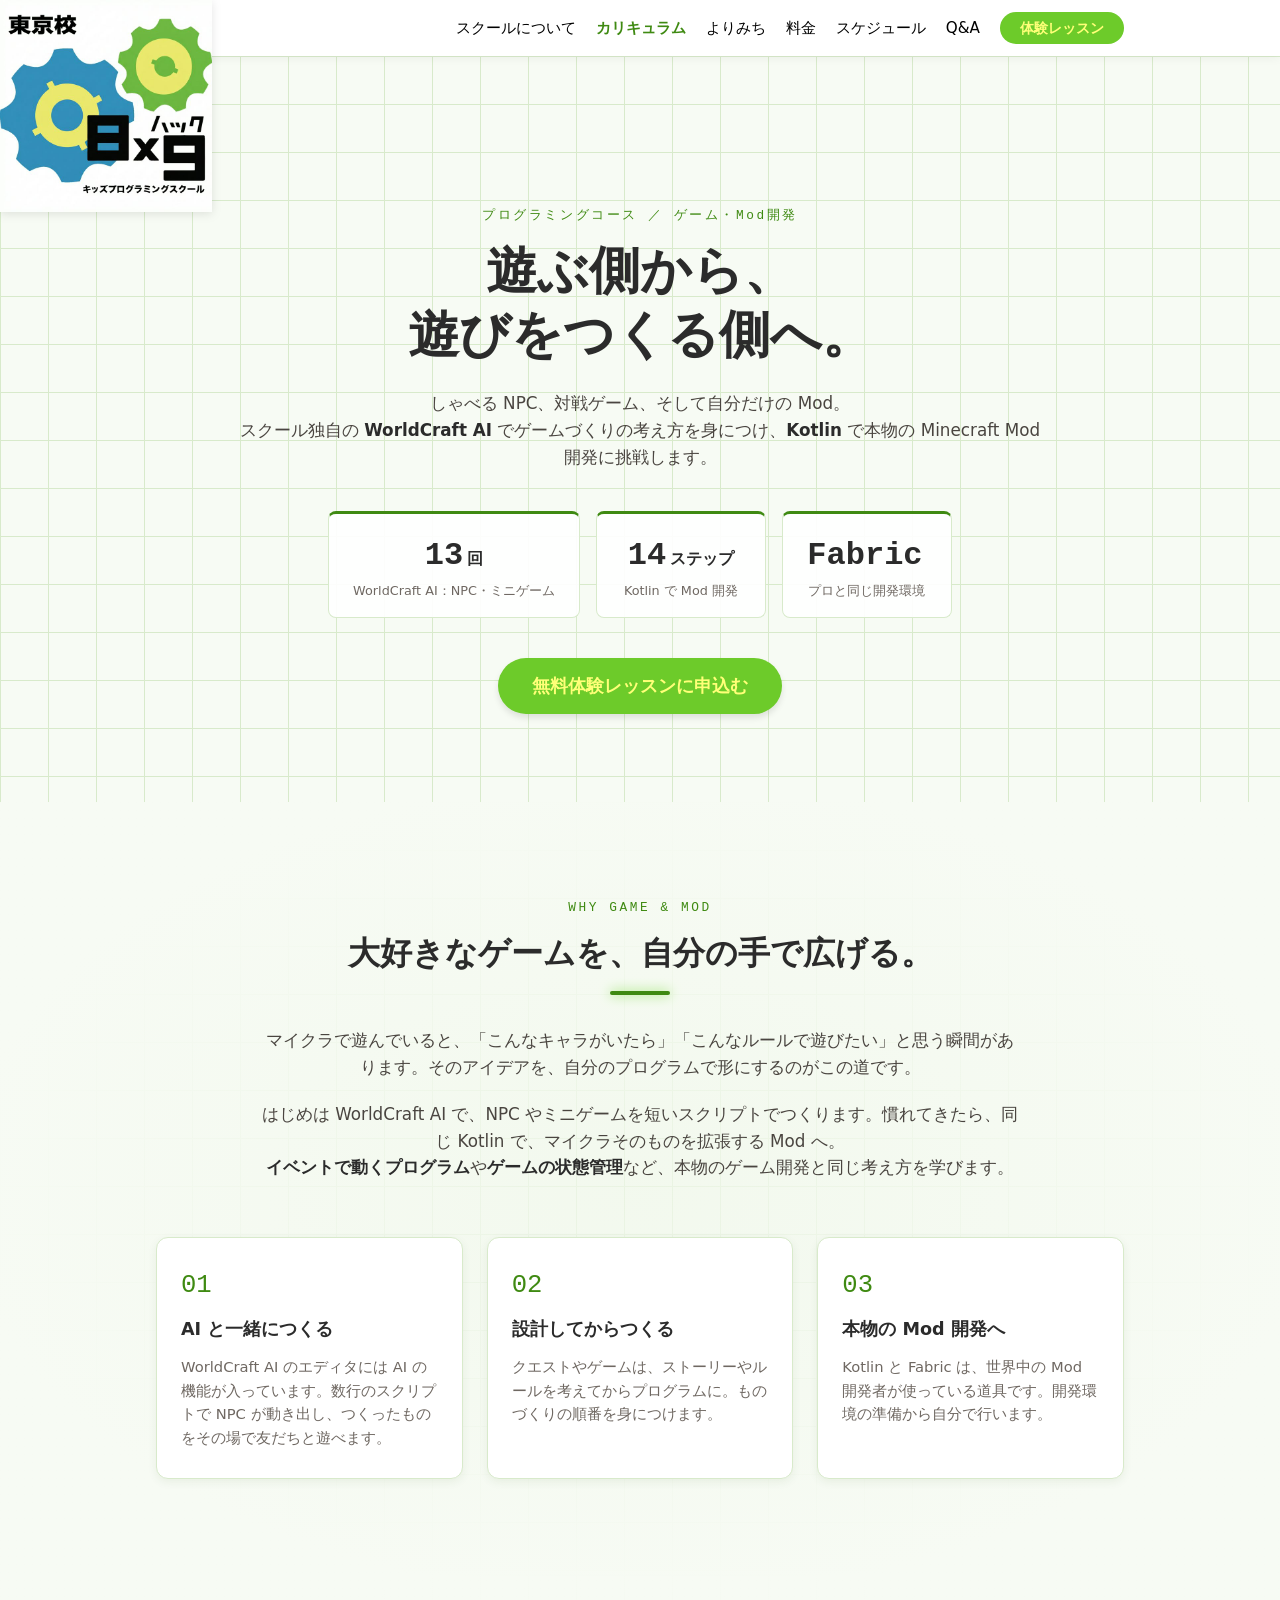
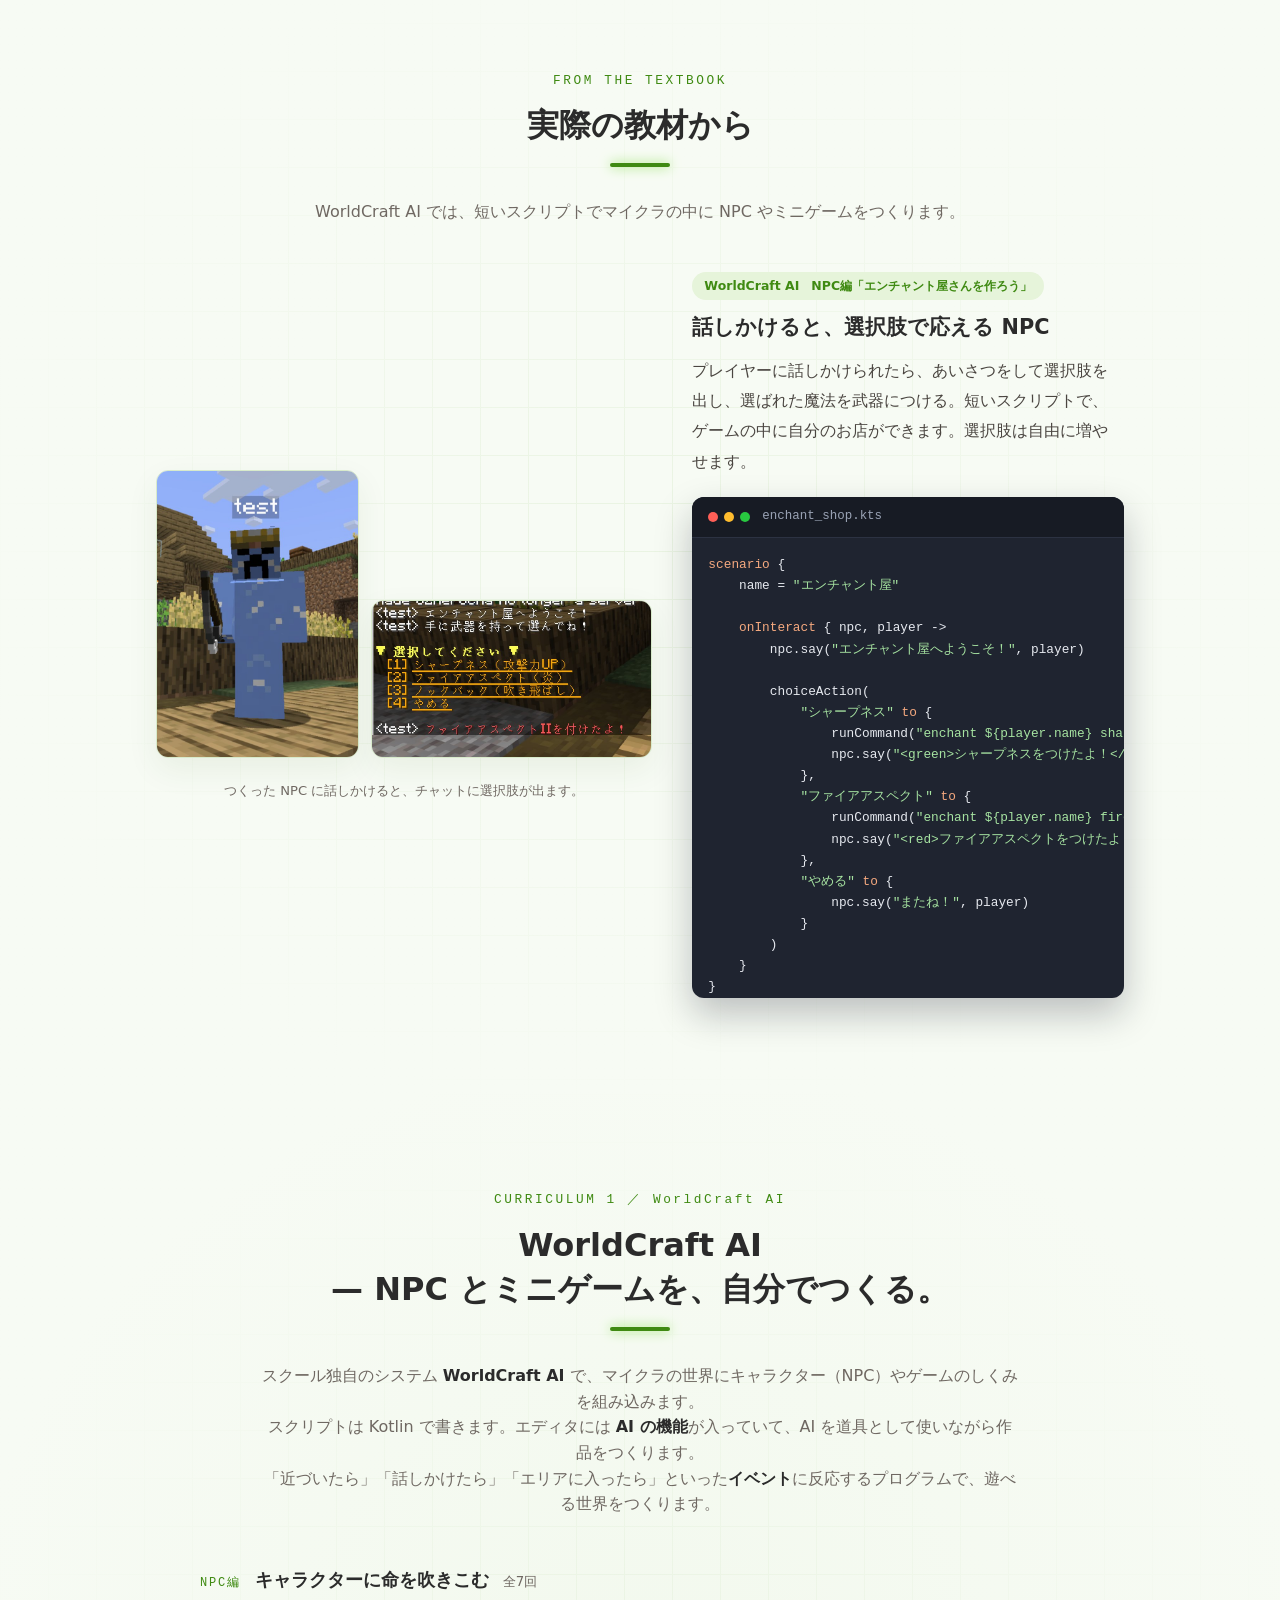
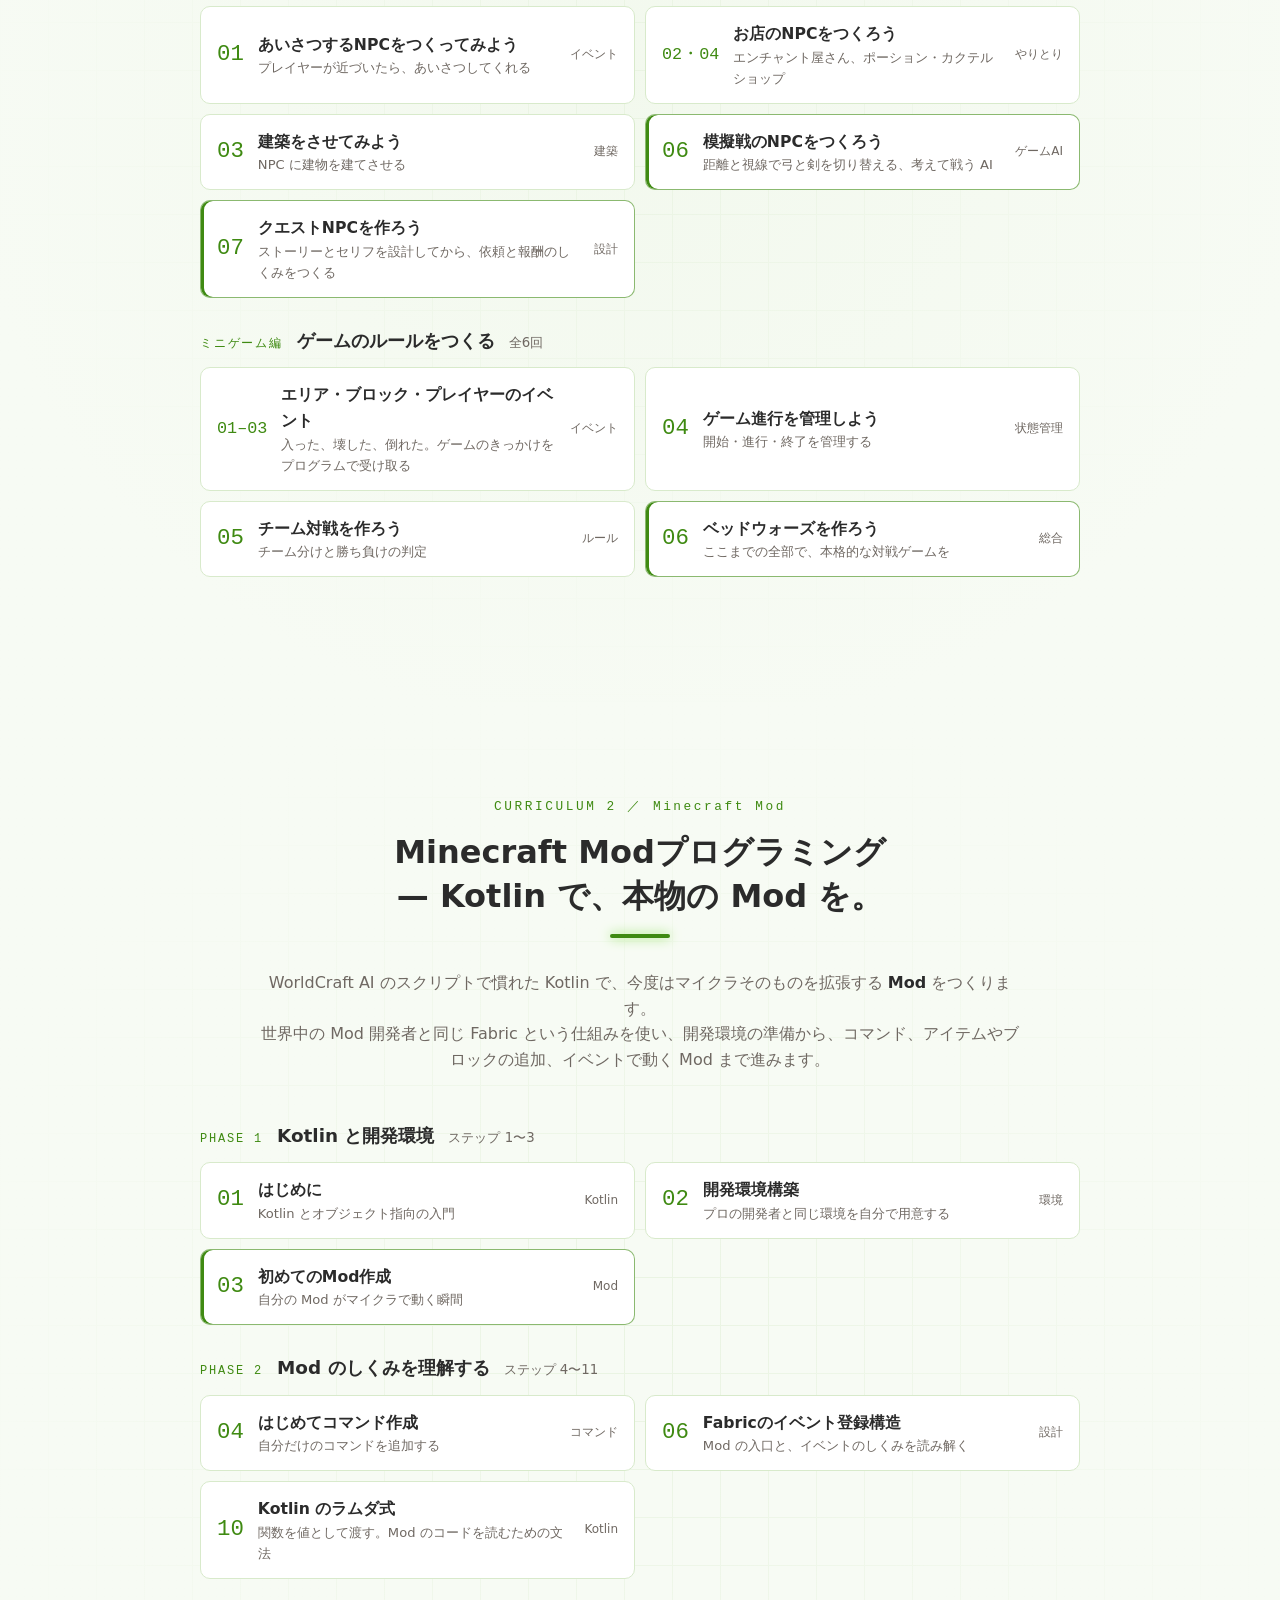
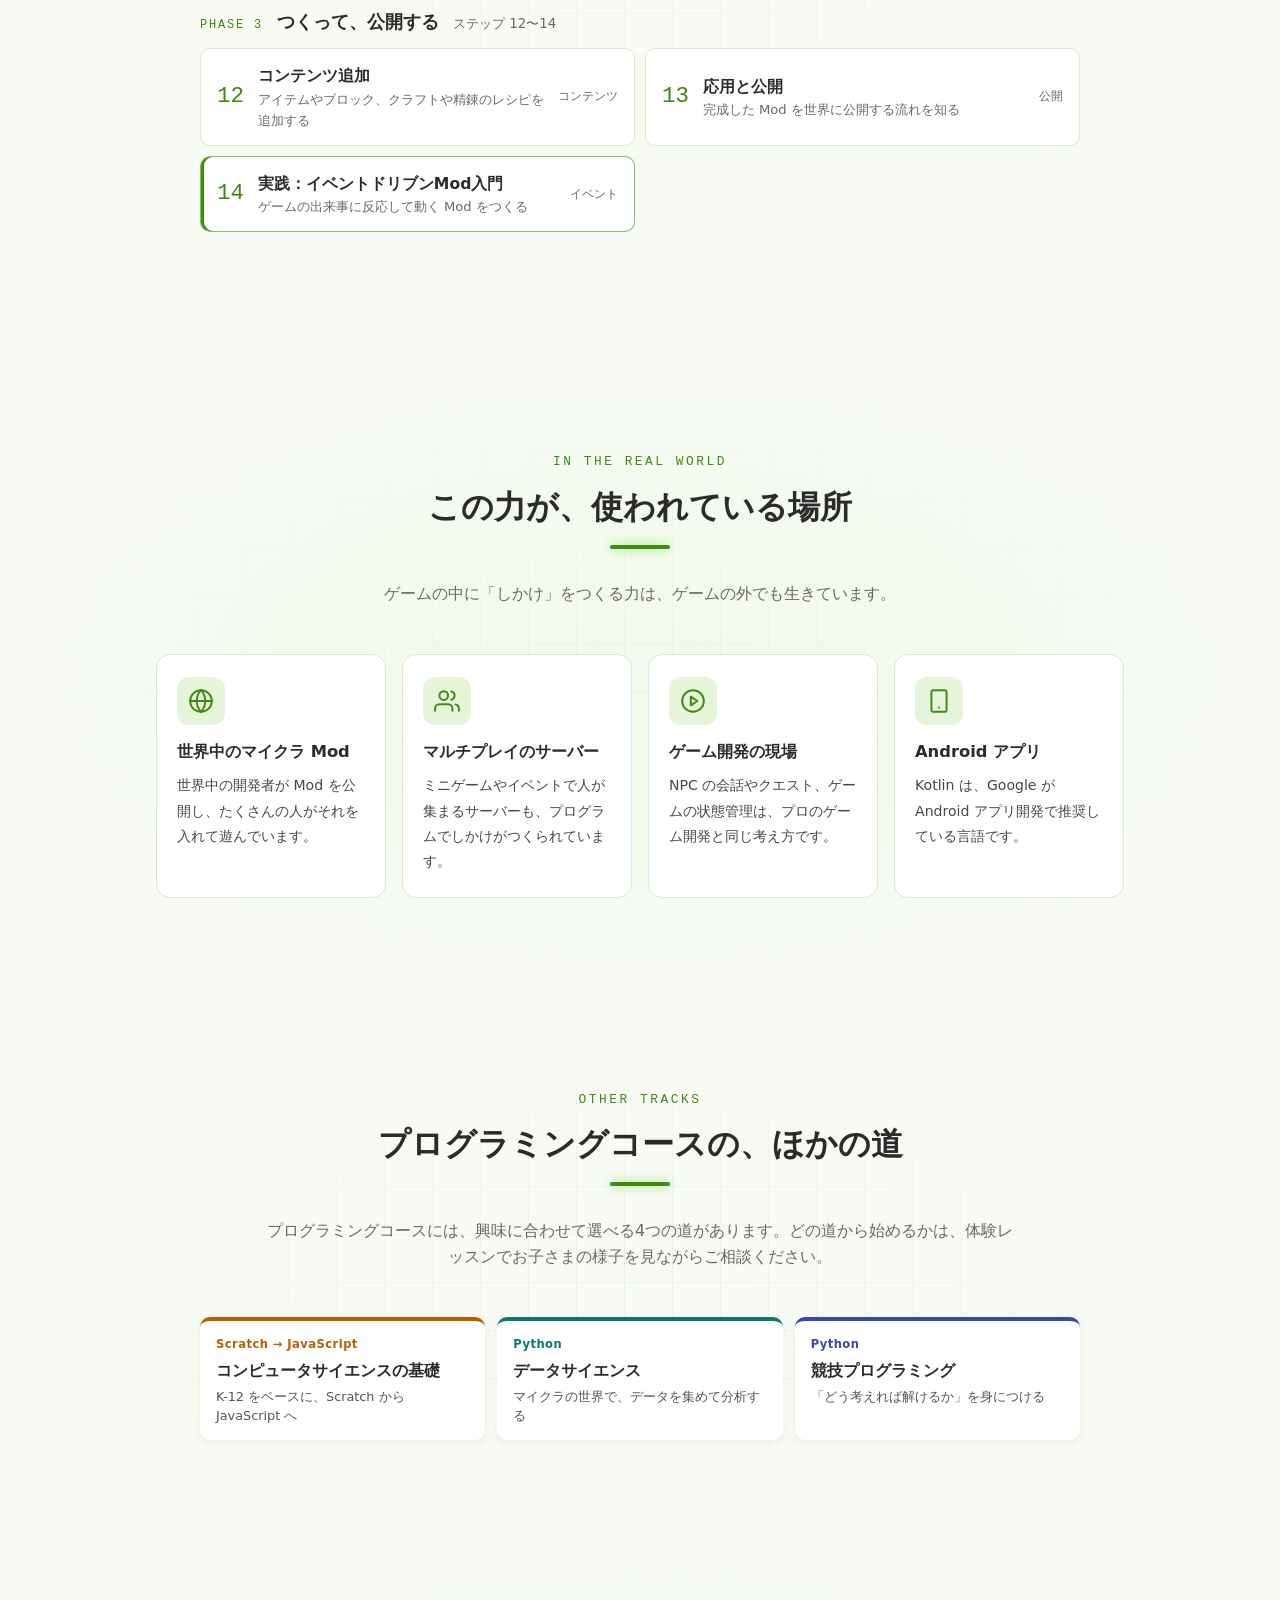
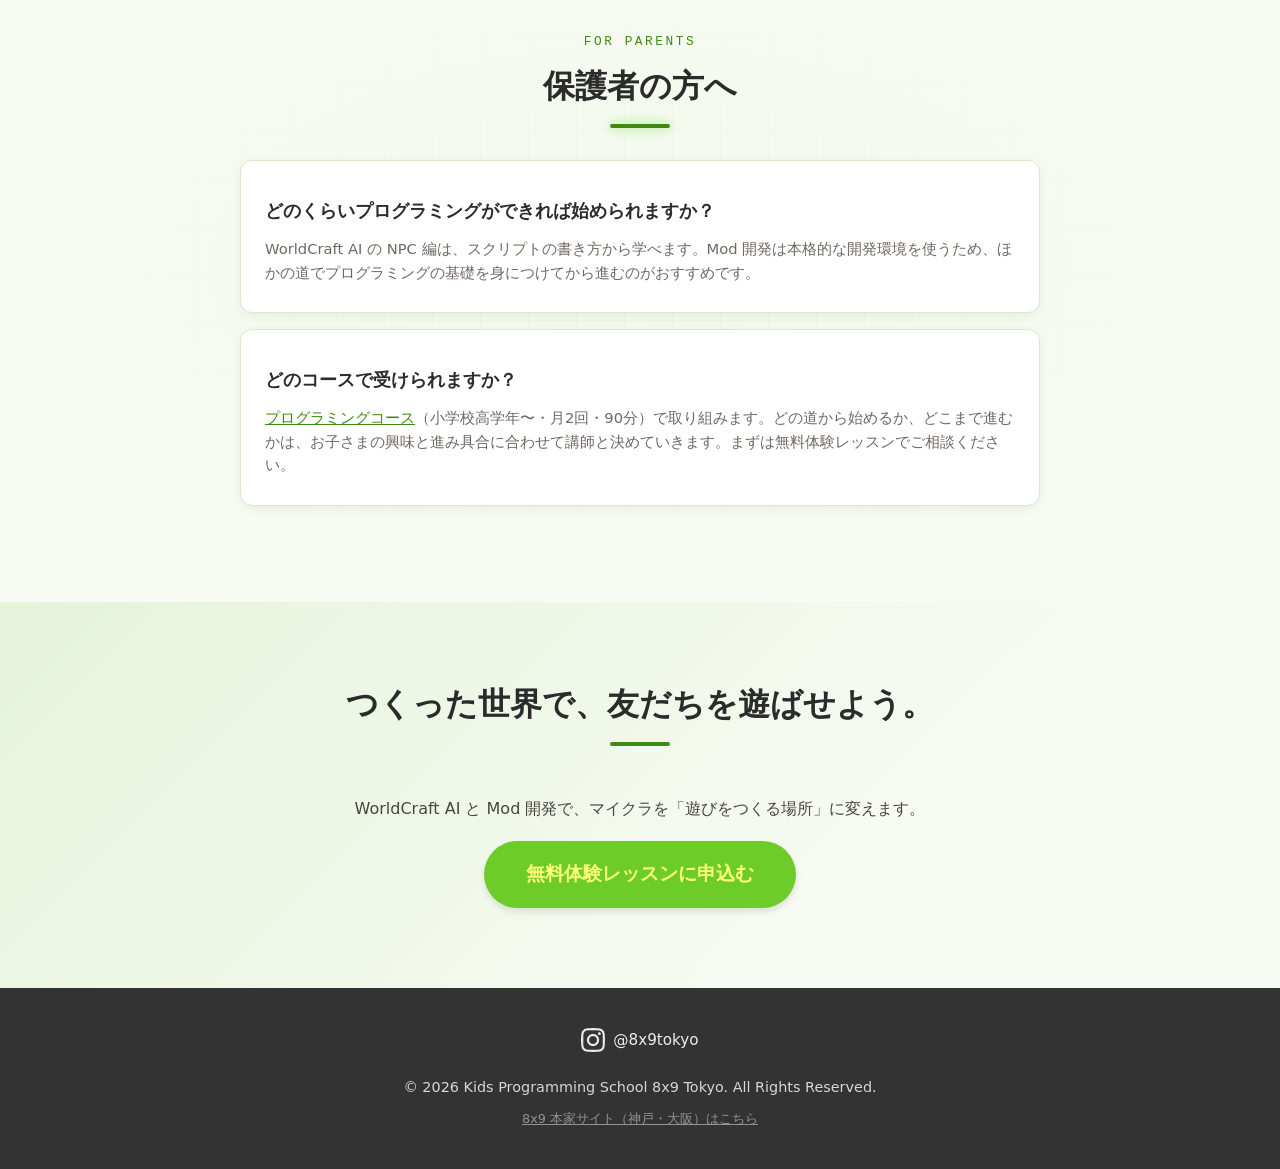
<file: docs/programming/mod.html>
<!DOCTYPE html>
<html lang="ja">
<head>
    <meta charset="UTF-8">
    <meta name="viewport" content="width=device-width, initial-scale=1.0">
    <title>ゲーム・Mod開発 — プログラミングコース | キッズプログラミングスクール8x9 東京校</title>
    <meta name="description" content="スクール独自の WorldCraft AI で NPC やミニゲームをつくり、Kotlin と Fabric で本物の Minecraft Mod 開発へ。遊ぶ側から、遊びをつくる側へ進む、8x9東京校のカリキュラム。">
    <!-- OGP -->
    <meta property="og:title" content="ゲーム・Mod開発 — プログラミングコース | 8x9 東京校">
    <meta property="og:description" content="スクール独自の WorldCraft AI で NPC やミニゲームをつくり、Kotlin と Fabric で本物の Minecraft Mod 開発へ。遊ぶ側から、遊びをつくる側へ進む、8x9東京校のカリキュラム。">
    <meta property="og:type" content="article">
    <meta property="og:url" content="https://school.0x48lab.com/programming/mod.html">
    <meta property="og:image" content="https://school.0x48lab.com/images/89logo.png">
    <meta property="og:locale" content="ja_JP">
    <meta name="twitter:card" content="summary">
    <link rel="canonical" href="https://school.0x48lab.com/programming/mod.html">
    <!-- Favicon -->
    <link rel="icon" href="../images/89logo.png" type="image/png">
    <link rel="apple-touch-icon" href="../images/89logo.png">
    <!-- Stylesheets -->
    <link rel="stylesheet" href="../css/style.css?v=20261103">
    <link rel="stylesheet" href="../css/yorimichi.css?v=20261103">
    <link rel="stylesheet" href="../css/programming.css?v=20261103">
</head>
<body class="page-yorimichi page-programming theme-mod">

    <header>
        <a href="../index.html" class="logo-link"><img src="../images/89logo_tokyo.png" alt="キッズプログラミングスクール8x9 東京校" class="logo-img"></a>
        <div class="container">
            <button class="hamburger" aria-label="メニューを開く" aria-expanded="false">
                <span></span><span></span><span></span>
            </button>
            <nav id="main-nav">
                <ul>
                    <li><a href="../index.html#about">スクールについて</a></li>
                    <li><a href="../index.html#curriculum" aria-current="page">カリキュラム</a></li>
                    <li><a href="../yorimichi/">よりみち</a></li>
                    <li><a href="../index.html#price">料金</a></li>
                    <li><a href="../index.html#schedule">スケジュール</a></li>
                    <li><a href="../index.html#faq">Q&A</a></li>
                    <li><a href="../trial.html" class="header-cta">体験レッスン</a></li>
                </ul>
            </nav>
        </div>
    </header>

    <main>
        <!-- Hero -->
        <section class="ym-hero">
            <div class="container ym-hero-inner">
                <p class="ym-eyebrow">プログラミングコース ／ ゲーム・Mod開発</p>
                <h1>遊ぶ側から、<br>遊びをつくる側へ。</h1>
                <p class="ym-lead">
                    しゃべる NPC、対戦ゲーム、そして自分だけの Mod。<br>スクール独自の <b>WorldCraft AI</b> でゲームづくりの考え方を身につけ、<b>Kotlin</b> で本物の Minecraft Mod 開発に挑戦します。
                </p>
                <div class="ym-hero-stats">
                    <div><span class="ym-num">13</span><span class="ym-unit">回</span><small>WorldCraft AI：NPC・ミニゲーム</small></div>
                    <div><span class="ym-num">14</span><span class="ym-unit">ステップ</span><small>Kotlin で Mod 開発</small></div>
                    <div><span class="ym-num">Fabric</span><span class="ym-unit"></span><small>プロと同じ開発環境</small></div>
                </div>
                <a href="../trial.html" class="btn btn-primary">無料体験レッスンに申込む</a>
            </div>
        </section>

        <!-- Why -->
        <section class="ym-section ym-manifesto">
            <div class="container">
                <p class="ym-kicker">WHY GAME & MOD</p>
                <h2>大好きなゲームを、自分の手で広げる。</h2>
                <div class="ym-manifesto-body">
                    <p>
                        マイクラで遊んでいると、「こんなキャラがいたら」「こんなルールで遊びたい」と思う瞬間があります。そのアイデアを、自分のプログラムで形にするのがこの道です。
                    </p>
                    <p>
                        はじめは WorldCraft AI で、NPC やミニゲームを短いスクリプトでつくります。慣れてきたら、同じ Kotlin で、マイクラそのものを拡張する Mod へ。<br><b>イベントで動くプログラム</b>や<b>ゲームの状態管理</b>など、本物のゲーム開発と同じ考え方を学びます。
                    </p>
                </div>
                <div class="ym-pillars">
                    <div class="ym-pillar">
                        <span class="ym-pillar-no">01</span>
                        <h3>AI と一緒につくる</h3>
                        <p>WorldCraft AI のエディタには AI の機能が入っています。数行のスクリプトで NPC が動き出し、つくったものをその場で友だちと遊べます。</p>
                    </div>
                    <div class="ym-pillar">
                        <span class="ym-pillar-no">02</span>
                        <h3>設計してからつくる</h3>
                        <p>クエストやゲームは、ストーリーやルールを考えてからプログラムに。ものづくりの順番を身につけます。</p>
                    </div>
                    <div class="ym-pillar">
                        <span class="ym-pillar-no">03</span>
                        <h3>本物の Mod 開発へ</h3>
                        <p>Kotlin と Fabric は、世界中の Mod 開発者が使っている道具です。開発環境の準備から自分で行います。</p>
                    </div>
                </div>
            </div>
        </section>

        <!-- 実際の教材から -->
        <section class="ym-section prog-showcase-section">
            <div class="container">
                <p class="ym-kicker">FROM THE TEXTBOOK</p>
                <h2>実際の教材から</h2>
                <p class="ym-section-lead">WorldCraft AI では、短いスクリプトでマイクラの中に NPC やミニゲームをつくります。</p>
                <div class="prog-showcase">
                    <div class="prog-showcase-media">
                        <figure class="prog-shot prog-shot--pair">
                            <img src="../images/programming/mod/npc.jpg" alt="マインクラフトの村に立つ、名札のついたNPC" loading="lazy" width="633" height="900">
                            <img src="../images/programming/mod/npc_dialog.jpg" alt="マインクラフトのチャット画面。NPCが「エンチャント屋へようこそ！」と話しかけ、シャープネスなどの選択肢が並んでいる" loading="lazy" width="780" height="436">
                            <figcaption>つくった NPC に話しかけると、チャットに選択肢が出ます。</figcaption>
                        </figure>
                    </div>
                    <div class="prog-showcase-text">
                        <span class="prog-showcase-tag">WorldCraft AI　NPC編「エンチャント屋さんを作ろう」</span>
                        <h3>話しかけると、選択肢で応える NPC</h3>
                        <p>プレイヤーに話しかけられたら、あいさつをして選択肢を出し、選ばれた魔法を武器につける。短いスクリプトで、ゲームの中に自分のお店ができます。選択肢は自由に増やせます。</p>
                        <div class="ym-code prog-editor">
                            <div class="ym-code-head"><span class="prog-editor-dots" aria-hidden="true"><i></i><i></i><i></i></span>enchant_shop.kts</div>
<pre><code><span class="k">scenario</span> {
    name = <span class="s">"エンチャント屋"</span>

    <span class="k">onInteract</span> { npc, player -&gt;
        npc.say(<span class="s">"エンチャント屋へようこそ！"</span>, player)

        choiceAction(
            <span class="s">"シャープネス"</span> <span class="k">to</span> {
                runCommand(<span class="s">"enchant ${player.name} sharpness 3"</span>)
                npc.say(<span class="s">"&lt;green&gt;シャープネスをつけたよ！&lt;/green&gt;"</span>, player)
            },
            <span class="s">"ファイアアスペクト"</span> <span class="k">to</span> {
                runCommand(<span class="s">"enchant ${player.name} fire_aspect 2"</span>)
                npc.say(<span class="s">"&lt;red&gt;ファイアアスペクトをつけたよ！&lt;/red&gt;"</span>, player)
            },
            <span class="s">"やめる"</span> <span class="k">to</span> {
                npc.say(<span class="s">"またね！"</span>, player)
            }
        )
    }
}</code></pre>
                        </div>
                    </div>
                </div>
            </div>
        </section>

        <section class="ym-section ym-curriculum" id="worldcraft">
            <div class="container">
                <p class="ym-kicker">CURRICULUM 1 ／ WorldCraft AI</p>
                <h2>WorldCraft AI<br>— NPC とミニゲームを、自分でつくる。</h2>
                <p class="ym-section-lead">
                    スクール独自のシステム <b>WorldCraft AI</b> で、マイクラの世界にキャラクター（NPC）やゲームのしくみを組み込みます。<br>スクリプトは Kotlin で書きます。エディタには <b>AI の機能</b>が入っていて、AI を道具として使いながら作品をつくります。<br>「近づいたら」「話しかけたら」「エリアに入ったら」といった<b>イベント</b>に反応するプログラムで、遊べる世界をつくります。
                </p>

                <div class="ym-phase">
                    <div class="ym-phase-head"><span>NPC編</span><h3>キャラクターに命を吹きこむ</h3><small>全7回</small></div>
                    <ol class="ym-problems">
                        <li><span class="ym-pno">01</span><div><strong>あいさつするNPCをつくってみよう</strong><p>プレイヤーが近づいたら、あいさつしてくれる</p></div><em>イベント</em></li>
                        <li><span class="ym-pno ym-pno-wide">02・04</span><div><strong>お店のNPCをつくろう</strong><p>エンチャント屋さん、ポーション・カクテルショップ</p></div><em>やりとり</em></li>
                        <li><span class="ym-pno">03</span><div><strong>建築をさせてみよう</strong><p>NPC に建物を建てさせる</p></div><em>建築</em></li>
                        <li class="ym-peak"><span class="ym-pno">06</span><div><strong>模擬戦のNPCをつくろう</strong><p>距離と視線で弓と剣を切り替える、考えて戦う AI</p></div><em>ゲームAI</em></li>
                        <li class="ym-peak"><span class="ym-pno">07</span><div><strong>クエストNPCを作ろう</strong><p>ストーリーとセリフを設計してから、依頼と報酬のしくみをつくる</p></div><em>設計</em></li>
                    </ol>
                </div>

                <div class="ym-phase ym-phase--final">
                    <div class="ym-phase-head"><span>ミニゲーム編</span><h3>ゲームのルールをつくる</h3><small>全6回</small></div>
                    <ol class="ym-problems">
                        <li><span class="ym-pno ym-pno-wide">01–03</span><div><strong>エリア・ブロック・プレイヤーのイベント</strong><p>入った、壊した、倒れた。ゲームのきっかけをプログラムで受け取る</p></div><em>イベント</em></li>
                        <li><span class="ym-pno">04</span><div><strong>ゲーム進行を管理しよう</strong><p>開始・進行・終了を管理する</p></div><em>状態管理</em></li>
                        <li><span class="ym-pno">05</span><div><strong>チーム対戦を作ろう</strong><p>チーム分けと勝ち負けの判定</p></div><em>ルール</em></li>
                        <li class="ym-peak"><span class="ym-pno">06</span><div><strong>ベッドウォーズを作ろう</strong><p>ここまでの全部で、本格的な対戦ゲームを</p></div><em>総合</em></li>
                    </ol>
                </div>
            </div>
        </section>

        <section class="ym-section ym-curriculum" id="mod">
            <div class="container">
                <p class="ym-kicker">CURRICULUM 2 ／ Minecraft Mod</p>
                <h2>Minecraft Modプログラミング<br>— Kotlin で、本物の Mod を。</h2>
                <p class="ym-section-lead">
                    WorldCraft AI のスクリプトで慣れた Kotlin で、今度はマイクラそのものを拡張する <b>Mod</b> をつくります。<br>世界中の Mod 開発者と同じ Fabric という仕組みを使い、開発環境の準備から、コマンド、アイテムやブロックの追加、イベントで動く Mod まで進みます。
                </p>

                <div class="ym-phase">
                    <div class="ym-phase-head"><span>PHASE 1</span><h3>Kotlin と開発環境</h3><small>ステップ 1〜3</small></div>
                    <ol class="ym-problems">
                        <li><span class="ym-pno">01</span><div><strong>はじめに</strong><p>Kotlin とオブジェクト指向の入門</p></div><em>Kotlin</em></li>
                        <li><span class="ym-pno">02</span><div><strong>開発環境構築</strong><p>プロの開発者と同じ環境を自分で用意する</p></div><em>環境</em></li>
                        <li class="ym-peak"><span class="ym-pno">03</span><div><strong>初めてのMod作成</strong><p>自分の Mod がマイクラで動く瞬間</p></div><em>Mod</em></li>
                    </ol>
                </div>

                <div class="ym-phase">
                    <div class="ym-phase-head"><span>PHASE 2</span><h3>Mod のしくみを理解する</h3><small>ステップ 4〜11</small></div>
                    <ol class="ym-problems">
                        <li><span class="ym-pno">04</span><div><strong>はじめてコマンド作成</strong><p>自分だけのコマンドを追加する</p></div><em>コマンド</em></li>
                        <li><span class="ym-pno">06</span><div><strong>Fabricのイベント登録構造</strong><p>Mod の入口と、イベントのしくみを読み解く</p></div><em>設計</em></li>
                        <li><span class="ym-pno">10</span><div><strong>Kotlin のラムダ式</strong><p>関数を値として渡す。Mod のコードを読むための文法</p></div><em>Kotlin</em></li>
                    </ol>
                </div>

                <div class="ym-phase ym-phase--final">
                    <div class="ym-phase-head"><span>PHASE 3</span><h3>つくって、公開する</h3><small>ステップ 12〜14</small></div>
                    <ol class="ym-problems">
                        <li><span class="ym-pno">12</span><div><strong>コンテンツ追加</strong><p>アイテムやブロック、クラフトや精錬のレシピを追加する</p></div><em>コンテンツ</em></li>
                        <li><span class="ym-pno">13</span><div><strong>応用と公開</strong><p>完成した Mod を世界に公開する流れを知る</p></div><em>公開</em></li>
                        <li class="ym-peak"><span class="ym-pno">14</span><div><strong>実践：イベントドリブンMod入門</strong><p>ゲームの出来事に反応して動く Mod をつくる</p></div><em>イベント</em></li>
                    </ol>
                </div>
            </div>
        </section>

        <!-- この力が使われている場所 -->
        <section class="ym-section prog-uses-section">
            <div class="container">
                <p class="ym-kicker">IN THE REAL WORLD</p>
                <h2>この力が、使われている場所</h2>
                <p class="ym-section-lead">ゲームの中に「しかけ」をつくる力は、ゲームの外でも生きています。</p>
                <div class="prog-uses">
                    <div class="prog-use">
                        <span class="prog-use-icon"><svg viewBox="0 0 24 24" aria-hidden="true"><circle cx="12" cy="12" r="10"/><line x1="2" y1="12" x2="22" y2="12"/><path d="M12 2a15.3 15.3 0 0 1 4 10 15.3 15.3 0 0 1-4 10 15.3 15.3 0 0 1-4-10 15.3 15.3 0 0 1 4-10z"/></svg></span>
                        <h3>世界中のマイクラ Mod</h3>
                        <p>世界中の開発者が Mod を公開し、たくさんの人がそれを入れて遊んでいます。</p>
                    </div>
                    <div class="prog-use">
                        <span class="prog-use-icon"><svg viewBox="0 0 24 24" aria-hidden="true"><path d="M17 21v-2a4 4 0 0 0-4-4H5a4 4 0 0 0-4 4v2"/><circle cx="9" cy="7" r="4"/><path d="M23 21v-2a4 4 0 0 0-3-3.87"/><path d="M16 3.13a4 4 0 0 1 0 7.75"/></svg></span>
                        <h3>マルチプレイのサーバー</h3>
                        <p>ミニゲームやイベントで人が集まるサーバーも、プログラムでしかけがつくられています。</p>
                    </div>
                    <div class="prog-use">
                        <span class="prog-use-icon"><svg viewBox="0 0 24 24" aria-hidden="true"><circle cx="12" cy="12" r="10"/><polygon points="10 8 16 12 10 16 10 8"/></svg></span>
                        <h3>ゲーム開発の現場</h3>
                        <p>NPC の会話やクエスト、ゲームの状態管理は、プロのゲーム開発と同じ考え方です。</p>
                    </div>
                    <div class="prog-use">
                        <span class="prog-use-icon"><svg viewBox="0 0 24 24" aria-hidden="true"><rect x="5" y="2" width="14" height="20" rx="2" ry="2"/><line x1="12" y1="18" x2="12.01" y2="18"/></svg></span>
                        <h3>Android アプリ</h3>
                        <p>Kotlin は、Google が Android アプリ開発で推奨している言語です。</p>
                    </div>
                </div>
            </div>
        </section>

        <section class="ym-section">
            <div class="container">
                <p class="ym-kicker">OTHER TRACKS</p>
                <h2>プログラミングコースの、ほかの道</h2>
                <p class="ym-section-lead">プログラミングコースには、興味に合わせて選べる4つの道があります。どの道から始めるかは、体験レッスンでお子さまの様子を見ながらご相談ください。</p>
                <div class="prog-tracks">
                    <a class="prog-track prog-track--cs" href="cs.html">
                        <span class="prog-track-lang">Scratch → JavaScript</span>
                        <strong>コンピュータサイエンスの基礎</strong>
                        <span class="prog-track-catch">K-12 をベースに、Scratch から JavaScript へ</span>
                    </a>
                    <a class="prog-track prog-track--data-science" href="data-science.html">
                        <span class="prog-track-lang">Python</span>
                        <strong>データサイエンス</strong>
                        <span class="prog-track-catch">マイクラの世界で、データを集めて分析する</span>
                    </a>
                    <a class="prog-track prog-track--kyopro" href="kyopro.html">
                        <span class="prog-track-lang">Python</span>
                        <strong>競技プログラミング</strong>
                        <span class="prog-track-catch">「どう考えれば解けるか」を身につける</span>
                    </a>
                </div>
            </div>
        </section>

        <!-- For parents -->
        <section class="ym-section ym-parents">
            <div class="container">
                <p class="ym-kicker">FOR PARENTS</p>
                <h2>保護者の方へ</h2>
                <div class="ym-qa">
                    <div class="ym-qa-item">
                        <h3>どのくらいプログラミングができれば始められますか？</h3>
                        <p>WorldCraft AI の NPC 編は、スクリプトの書き方から学べます。Mod 開発は本格的な開発環境を使うため、ほかの道でプログラミングの基礎を身につけてから進むのがおすすめです。</p>
                    </div>
                    <div class="ym-qa-item">
                        <h3>どのコースで受けられますか？</h3>
                        <p><a href="../index.html#course-programming">プログラミングコース</a>（小学校高学年〜・月2回・90分）で取り組みます。どの道から始めるか、どこまで進むかは、お子さまの興味と進み具合に合わせて講師と決めていきます。まずは無料体験レッスンでご相談ください。</p>
                    </div>
                </div>
            </div>
        </section>

        <!-- CTA -->
        <section class="contact-section ym-cta">
            <div class="container" style="text-align: center;">
                <h2>つくった世界で、友だちを遊ばせよう。</h2>
                <p>WorldCraft AI と Mod 開発で、マイクラを「遊びをつくる場所」に変えます。</p>
                <a href="../trial.html" class="btn btn-primary" style="margin-top: 20px; font-size: 1.2rem; padding: 16px 40px;">無料体験レッスンに申込む</a>
            </div>
        </section>
    </main>

    <footer>
        <div class="container">
            <div style="margin-bottom: 16px;">
                <a href="https://www.instagram.com/8x9tokyo/" target="_blank" rel="noopener noreferrer" style="display: inline-flex; align-items: center; gap: 8px; color: white; opacity: 0.9; transition: opacity 0.3s ease;">
                    <img src="../images/instagram-glyph.png" alt="Instagram" style="width: 24px; height: 24px; filter: brightness(10);">
                    <span style="font-size: 0.95rem; font-weight: 500;">@8x9tokyo</span>
                </a>
            </div>
            <p>&copy; 2026 Kids Programming School 8x9 Tokyo. All Rights Reserved.</p>
            <p style="font-size: 0.8rem; margin-top: 10px;"><a href="https://8x9.jp/" target="_blank" style="text-decoration: underline; color: #aaa;">8x9 本家サイト（神戸・大阪）はこちら</a></p>
        </div>
    </footer>

    <script src="../js/script.js?v=20261103"></script>
  <!-- Cloudflare Web Analytics --><script type='module' src='https://static.cloudflareinsights.com/beacon.min.js' data-cf-beacon='{"token": "809d84b8fc8646cf91c3e28257862874"}'></script><!-- End Cloudflare Web Analytics -->
</body>
</html>
</file>
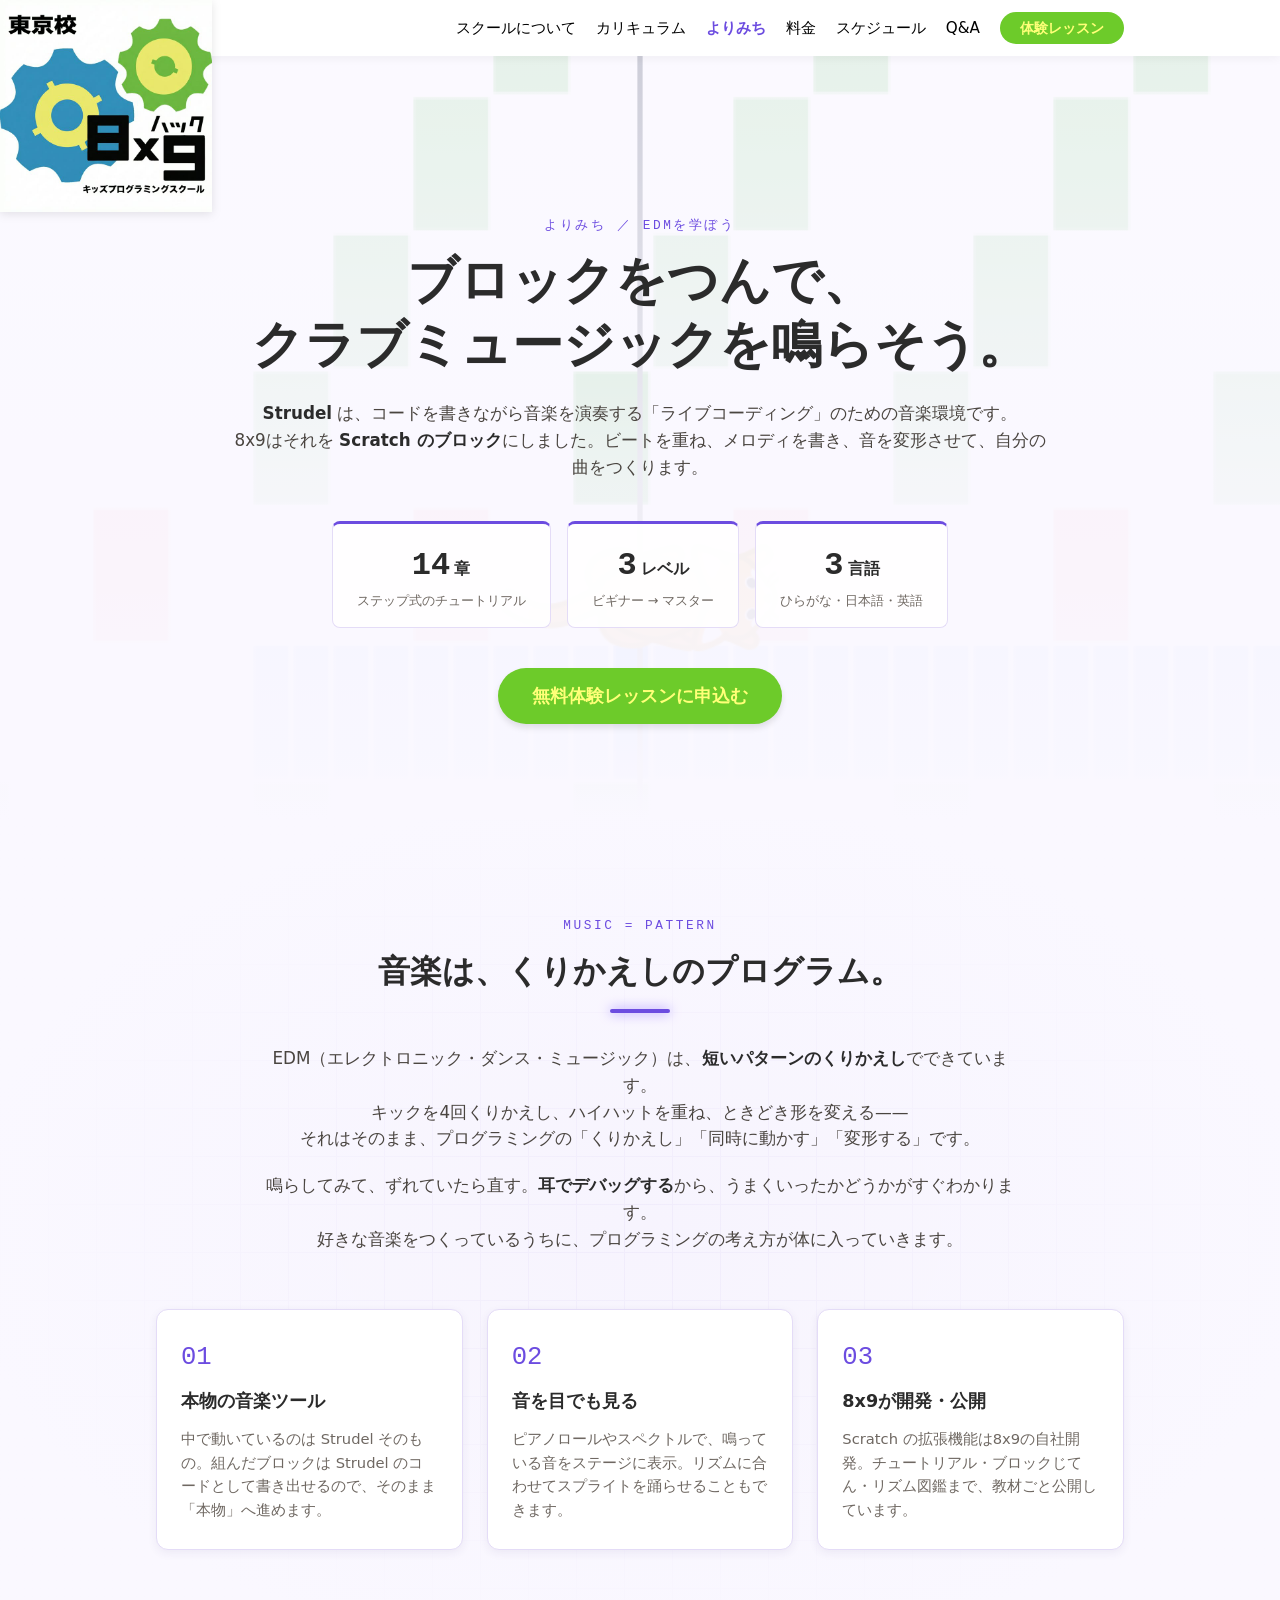
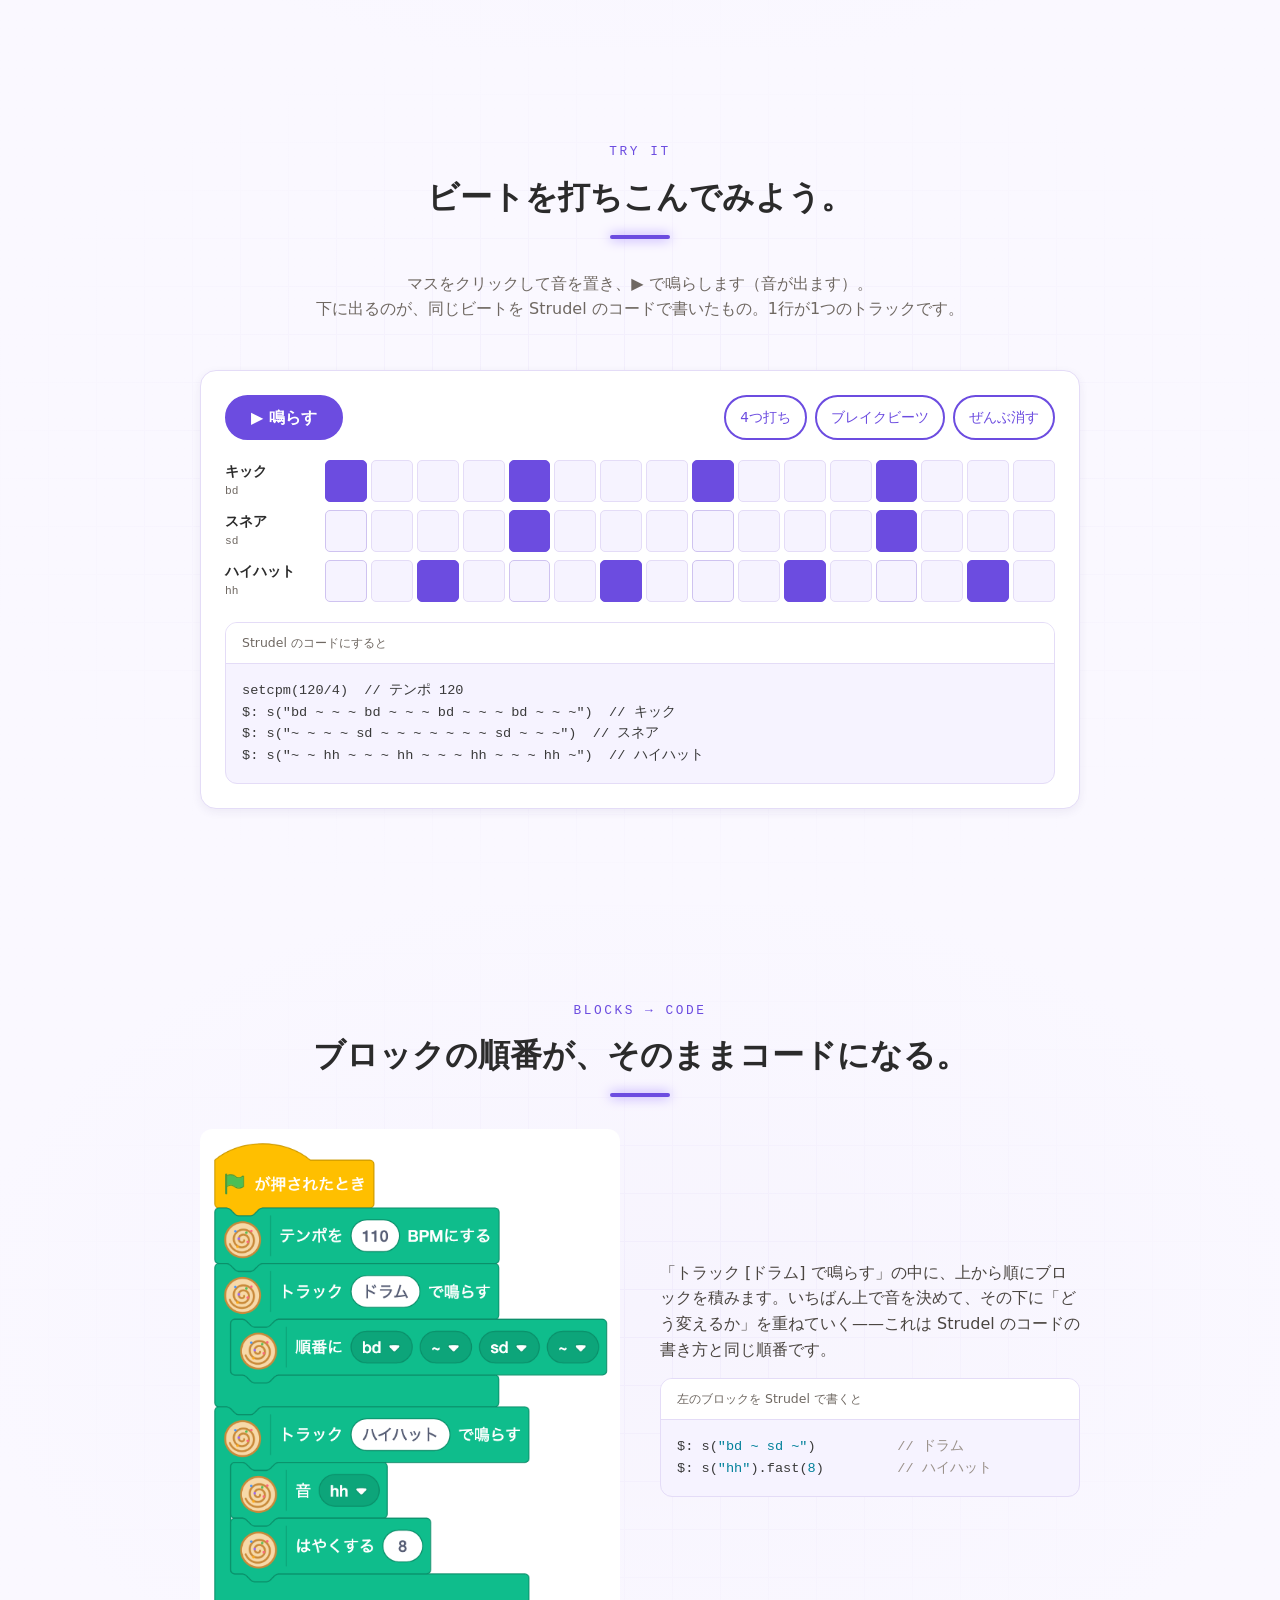
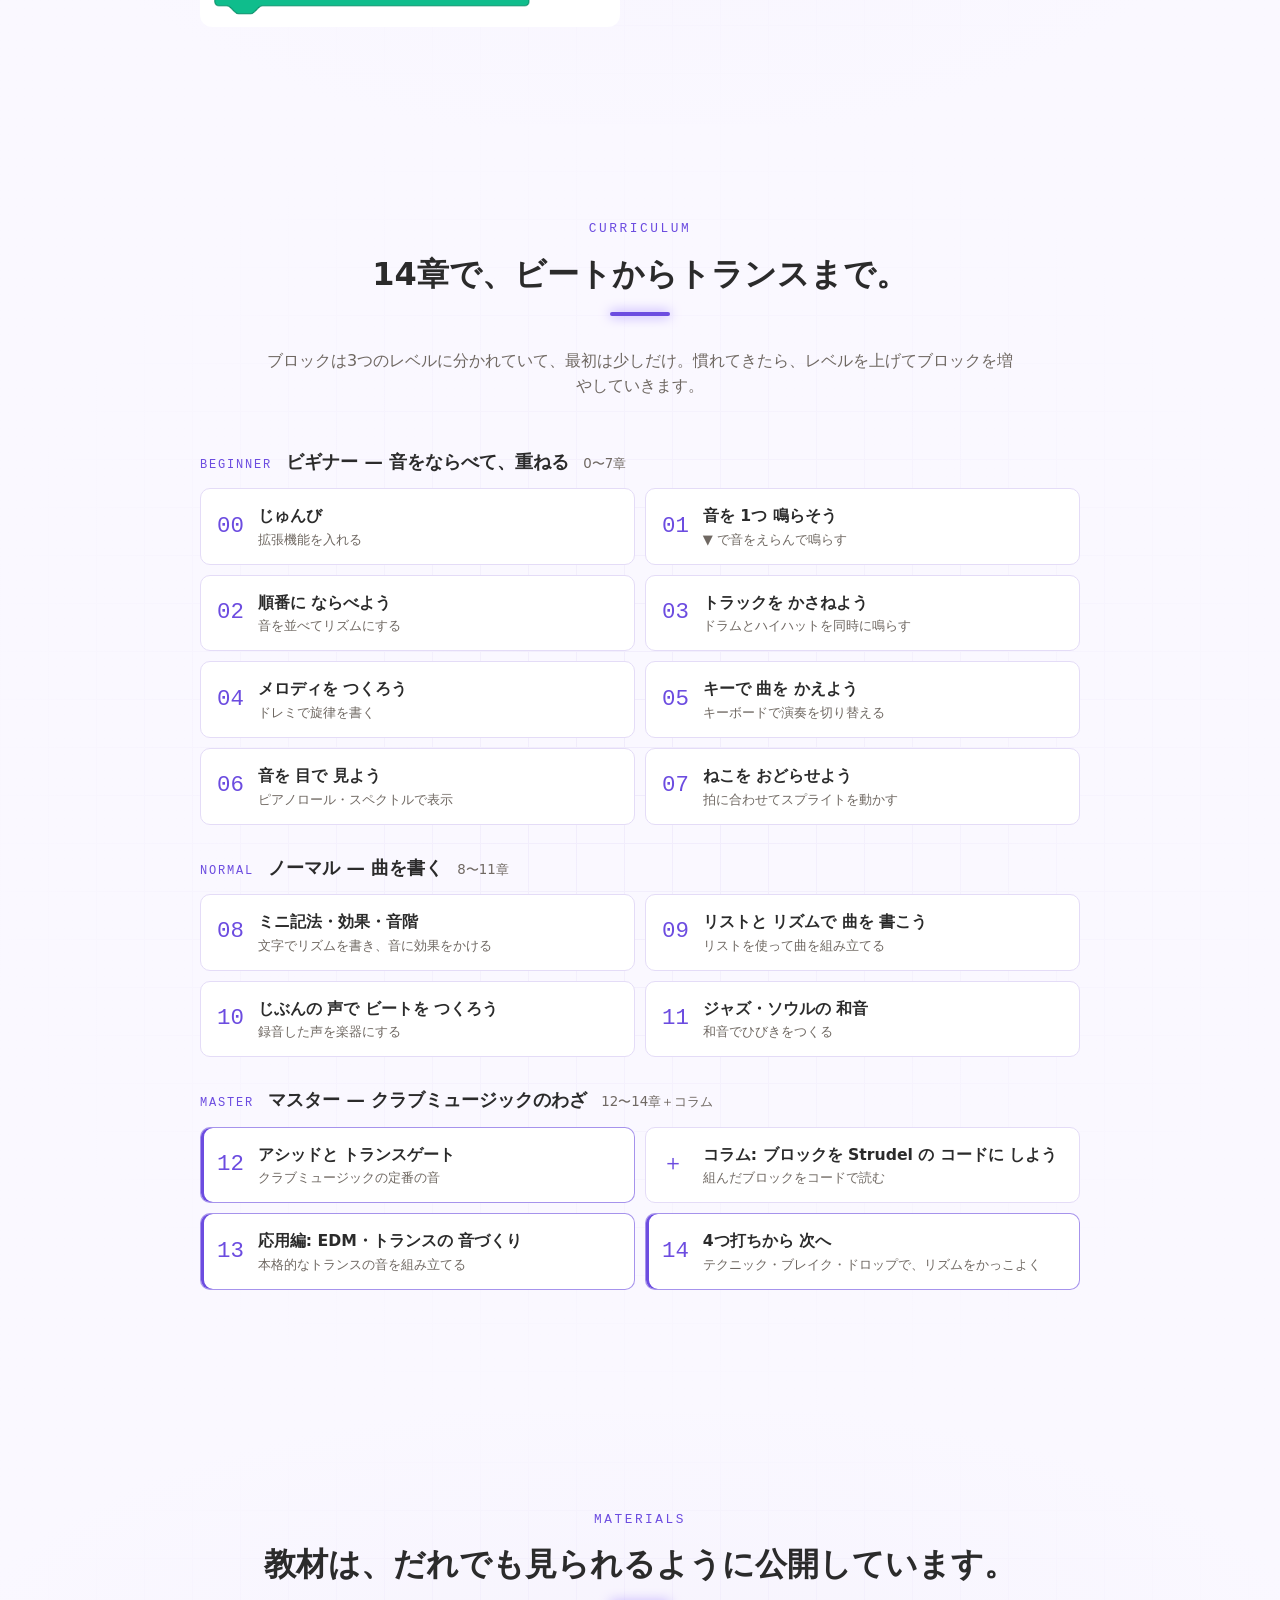
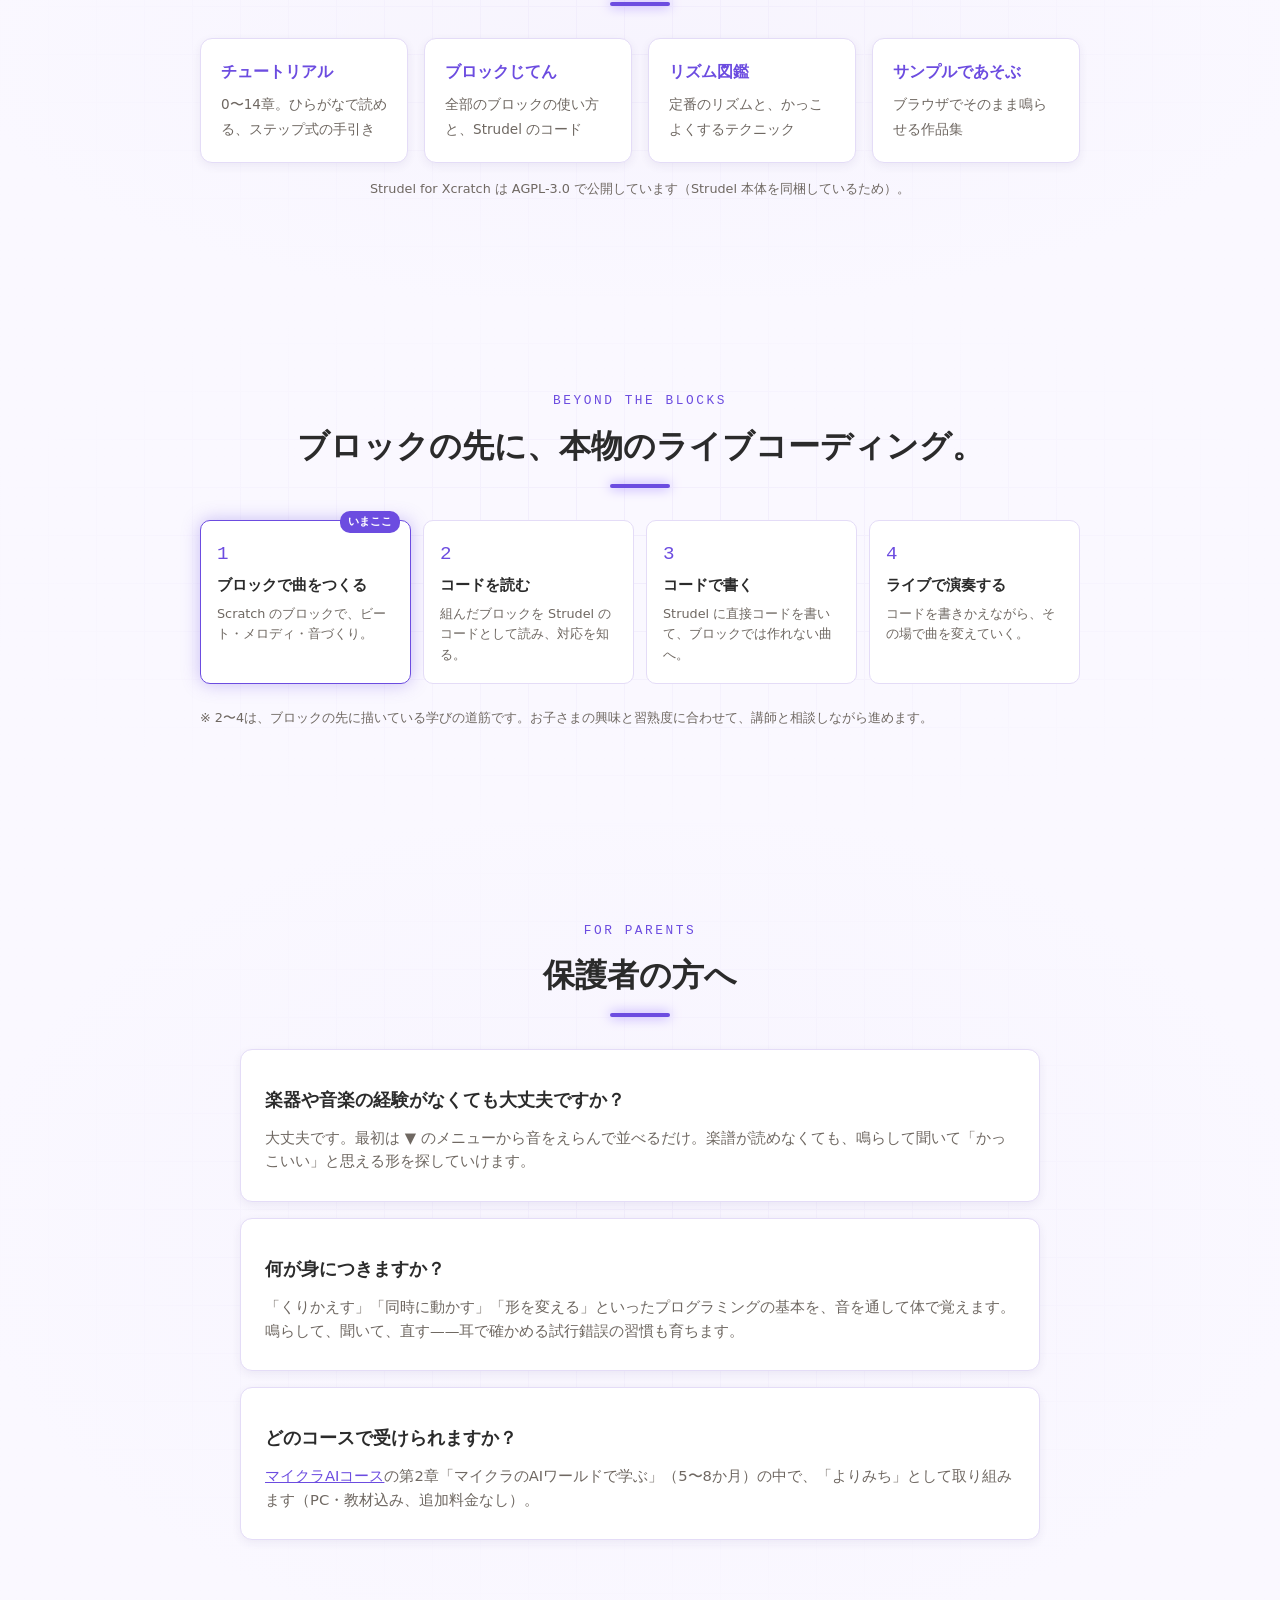
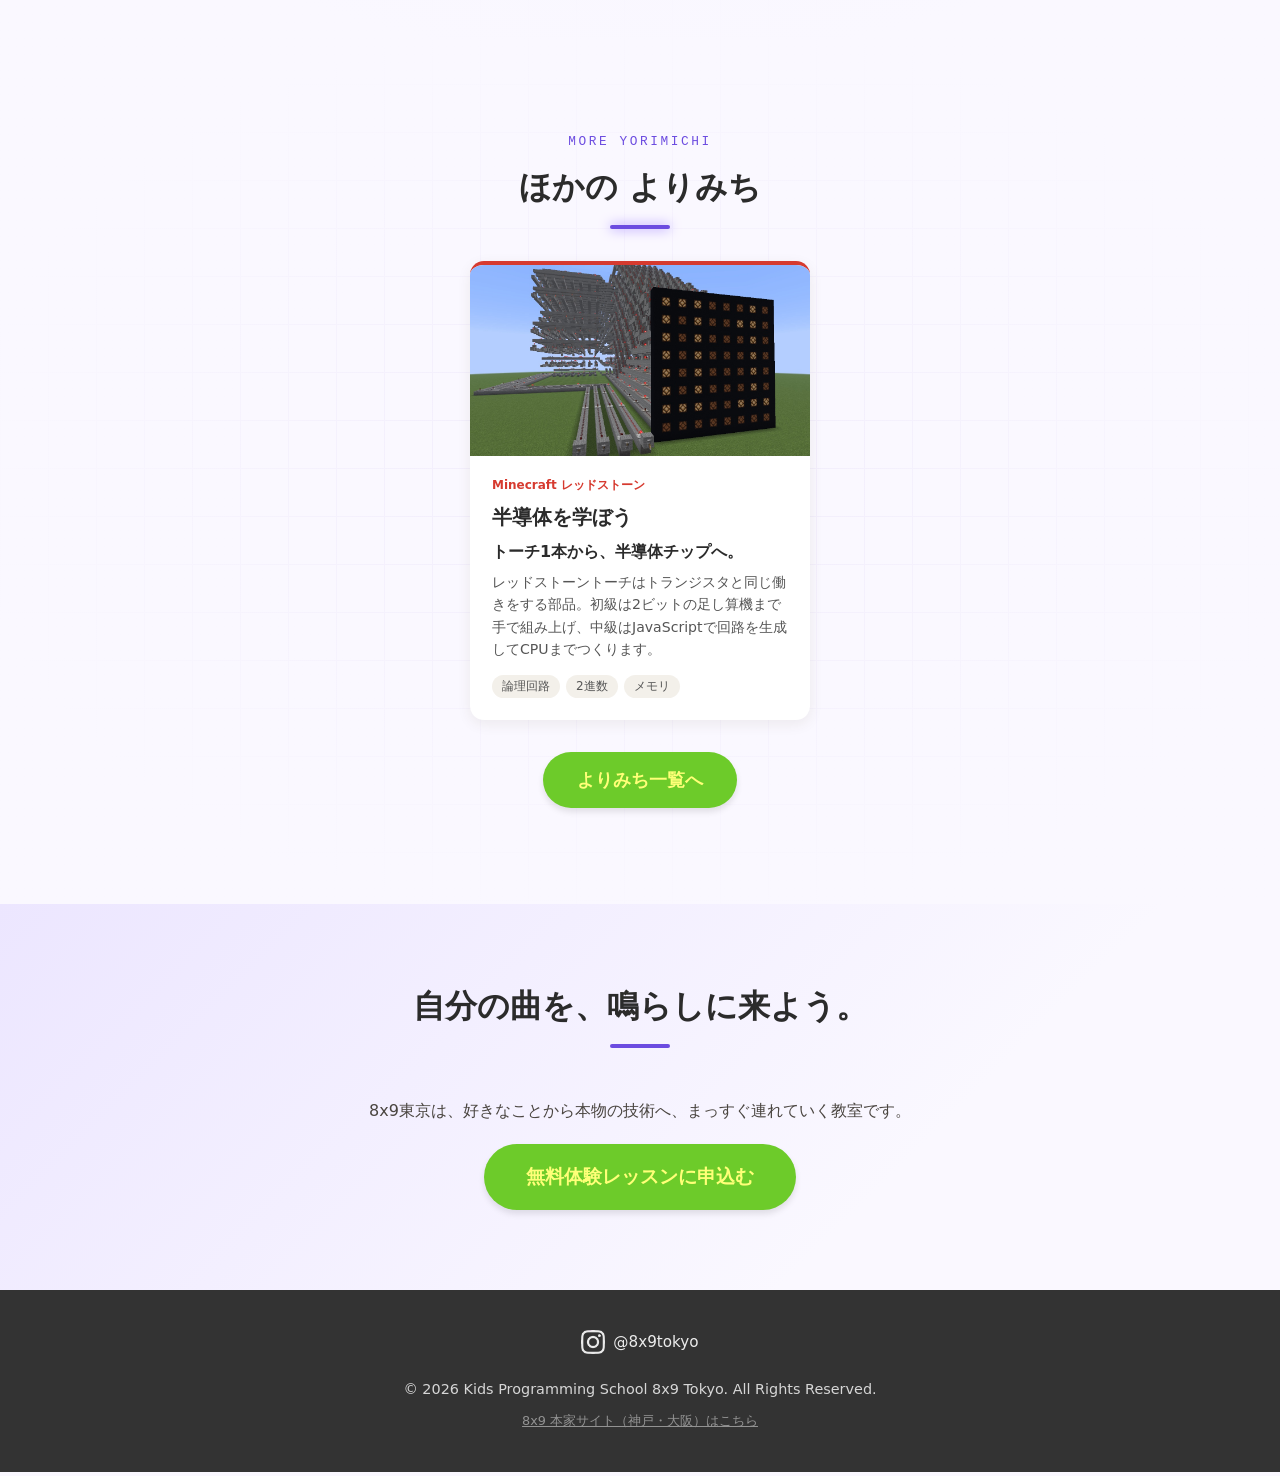
<file: docs/yorimichi/edm.html>
<!DOCTYPE html>
<html lang="ja">
<head>
    <meta charset="UTF-8">
    <meta name="viewport" content="width=device-width, initial-scale=1.0">
    <title>EDMを学ぼう — よりみち | キッズプログラミングスクール8x9 東京校</title>
    <meta name="description" content="音楽をコードで演奏する Strudel を、8x9が Scratch のブロックにしました。ビートを重ね、メロディを書き、音を変形させて、自分のクラブミュージックをつくる「よりみち」教材。">
    <!-- OGP -->
    <meta property="og:title" content="EDMを学ぼう | 8x9 東京校">
    <meta property="og:description" content="ブロックをつんで、クラブミュージックを鳴らそう。Scratch × Strudel で学ぶ、音楽とプログラミング。">
    <meta property="og:type" content="article">
    <meta property="og:url" content="https://school.0x48lab.com/yorimichi/edm.html">
    <meta property="og:image" content="https://school.0x48lab.com/images/yorimichi/edm/web_pianoroll.png">
    <meta property="og:locale" content="ja_JP">
    <meta name="twitter:card" content="summary_large_image">
    <link rel="canonical" href="https://school.0x48lab.com/yorimichi/edm.html">
    <!-- Favicon -->
    <link rel="icon" href="../images/89logo.png" type="image/png">
    <link rel="apple-touch-icon" href="../images/89logo.png">
    <!-- Stylesheets -->
    <link rel="stylesheet" href="../css/style.css?v=20261103">
    <link rel="stylesheet" href="../css/yorimichi.css?v=20261103">
    <link rel="stylesheet" href="../css/yorimichi/edm.css?v=20261103">
</head>
<body class="page-yorimichi theme-edm">

    <header>
        <a href="../index.html" class="logo-link"><img src="../images/89logo_tokyo.png" alt="キッズプログラミングスクール8x9 東京校" class="logo-img"></a>
        <div class="container">
            <button class="hamburger" aria-label="メニューを開く" aria-expanded="false">
                <span></span><span></span><span></span>
            </button>
            <nav id="main-nav">
                <ul>
                    <li><a href="../index.html#about">スクールについて</a></li>
                    <li><a href="../index.html#curriculum">カリキュラム</a></li>
                    <li><a href="./" aria-current="page">よりみち</a></li>
                    <li><a href="../index.html#price">料金</a></li>
                    <li><a href="../index.html#schedule">スケジュール</a></li>
                    <li><a href="../index.html#faq">Q&A</a></li>
                    <li><a href="../trial.html" class="header-cta">体験レッスン</a></li>
                </ul>
            </nav>
        </div>
    </header>

    <main>
        <!-- Hero -->
        <section class="ym-hero">
            <div class="ym-hero-bg" style="background-image: url('../images/yorimichi/edm/web_pianoroll.png');" aria-hidden="true"></div>
            <div class="container ym-hero-inner">
                <p class="ym-eyebrow">よりみち ／ EDMを学ぼう</p>
                <h1>ブロックをつんで、<br>クラブミュージックを鳴らそう。</h1>
                <p class="ym-lead">
                    <b>Strudel</b> は、コードを書きながら音楽を演奏する「ライブコーディング」のための音楽環境です。<br>
                    8x9はそれを <b>Scratch のブロック</b>にしました。ビートを重ね、メロディを書き、音を変形させて、自分の曲をつくります。
                </p>
                <div class="ym-hero-stats">
                    <div><span class="ym-num">14</span><span class="ym-unit">章</span><small>ステップ式のチュートリアル</small></div>
                    <div><span class="ym-num">3</span><span class="ym-unit">レベル</span><small>ビギナー → マスター</small></div>
                    <div><span class="ym-num">3</span><span class="ym-unit">言語</span><small>ひらがな・日本語・英語</small></div>
                </div>
                <a href="../trial.html" class="btn btn-primary">無料体験レッスンに申込む</a>
            </div>
        </section>

        <!-- Manifesto -->
        <section class="ym-section">
            <div class="container">
                <p class="ym-kicker">MUSIC = PATTERN</p>
                <h2>音楽は、くりかえしのプログラム。</h2>
                <div class="ym-manifesto-body">
                    <p>
                        EDM（エレクトロニック・ダンス・ミュージック）は、<b>短いパターンのくりかえし</b>でできています。<br>
                        キックを4回くりかえし、ハイハットを重ね、ときどき形を変える——<br>
                        それはそのまま、プログラミングの「くりかえし」「同時に動かす」「変形する」です。
                    </p>
                    <p>
                        鳴らしてみて、ずれていたら直す。<b>耳でデバッグする</b>から、うまくいったかどうかがすぐわかります。<br>
                        好きな音楽をつくっているうちに、プログラミングの考え方が体に入っていきます。
                    </p>
                </div>
                <div class="ym-pillars">
                    <div class="ym-pillar">
                        <span class="ym-pillar-no">01</span>
                        <h3>本物の音楽ツール</h3>
                        <p>中で動いているのは Strudel そのもの。組んだブロックは Strudel のコードとして書き出せるので、そのまま「本物」へ進めます。</p>
                    </div>
                    <div class="ym-pillar">
                        <span class="ym-pillar-no">02</span>
                        <h3>音を目でも見る</h3>
                        <p>ピアノロールやスペクトルで、鳴っている音をステージに表示。リズムに合わせてスプライトを踊らせることもできます。</p>
                    </div>
                    <div class="ym-pillar">
                        <span class="ym-pillar-no">03</span>
                        <h3>8x9が開発・公開</h3>
                        <p>Scratch の拡張機能は8x9の自社開発。チュートリアル・ブロックじてん・リズム図鑑まで、教材ごと公開しています。</p>
                    </div>
                </div>
            </div>
        </section>

        <!-- Beat grid (interactive) -->
        <section class="ym-section" id="beat">
            <div class="container">
                <p class="ym-kicker">TRY IT</p>
                <h2>ビートを打ちこんでみよう。</h2>
                <p class="ym-section-lead">
                    マスをクリックして音を置き、▶ で鳴らします（音が出ます）。<br>
                    下に出るのが、同じビートを Strudel のコードで書いたもの。1行が1つのトラックです。
                </p>

                <div class="edm-beat" data-edm-beat>
                    <div class="edm-beat-controls">
                        <button type="button" class="edm-play" data-edm-play aria-pressed="false">▶ 鳴らす</button>
                        <div class="edm-presets" role="group" aria-label="お手本のビート">
                            <button type="button" data-edm-preset="four">4つ打ち</button>
                            <button type="button" data-edm-preset="break">ブレイクビーツ</button>
                            <button type="button" data-edm-preset="clear">ぜんぶ消す</button>
                        </div>
                    </div>
                    <div class="edm-grid" data-edm-grid></div>
                    <div class="ym-code edm-code">
                        <div class="ym-code-head">Strudel のコードにすると</div>
<pre><code data-edm-code></code></pre>
                    </div>
                </div>
            </div>
        </section>

        <!-- Blocks to code -->
        <section class="ym-section">
            <div class="container">
                <p class="ym-kicker">BLOCKS → CODE</p>
                <h2>ブロックの順番が、そのままコードになる。</h2>
                <div class="ym-split">
                    <img src="../images/yorimichi/edm/web_blocks.png" alt="Scratchのブロック。トラック「ドラム」で bd ~ sd ~ を順番に鳴らし、トラック「ハイハット」で hh を8倍の速さで鳴らす" loading="lazy" width="570" height="676">
                    <div>
                        <p>「トラック [ドラム] で鳴らす」の中に、上から順にブロックを積みます。いちばん上で音を決めて、その下に「どう変えるか」を重ねていく——これは Strudel のコードの書き方と同じ順番です。</p>
                        <div class="ym-code">
                            <div class="ym-code-head">左のブロックを Strudel で書くと</div>
<pre><code>$: s(<span class="s">"bd ~ sd ~"</span>)          <span class="c">// ドラム</span>
$: s(<span class="s">"hh"</span>).fast(<span class="s">8</span>)         <span class="c">// ハイハット</span></code></pre>
                        </div>
                    </div>
                </div>
            </div>
        </section>

        <!-- Curriculum -->
        <section class="ym-section">
            <div class="container">
                <p class="ym-kicker">CURRICULUM</p>
                <h2>14章で、ビートからトランスまで。</h2>
                <p class="ym-section-lead">
                    ブロックは3つのレベルに分かれていて、最初は少しだけ。慣れてきたら、レベルを上げてブロックを増やしていきます。
                </p>

                <div class="ym-phase">
                    <div class="ym-phase-head"><span>BEGINNER</span><h3>ビギナー — 音をならべて、重ねる</h3><small>0〜7章</small></div>
                    <ol class="ym-problems">
                        <li><span class="ym-pno">00</span><div><strong>じゅんび</strong><p>拡張機能を入れる</p></div></li>
                        <li><span class="ym-pno">01</span><div><strong>音を 1つ 鳴らそう</strong><p>▼ で音をえらんで鳴らす</p></div></li>
                        <li><span class="ym-pno">02</span><div><strong>順番に ならべよう</strong><p>音を並べてリズムにする</p></div></li>
                        <li><span class="ym-pno">03</span><div><strong>トラックを かさねよう</strong><p>ドラムとハイハットを同時に鳴らす</p></div></li>
                        <li><span class="ym-pno">04</span><div><strong>メロディを つくろう</strong><p>ドレミで旋律を書く</p></div></li>
                        <li><span class="ym-pno">05</span><div><strong>キーで 曲を かえよう</strong><p>キーボードで演奏を切り替える</p></div></li>
                        <li><span class="ym-pno">06</span><div><strong>音を 目で 見よう</strong><p>ピアノロール・スペクトルで表示</p></div></li>
                        <li><span class="ym-pno">07</span><div><strong>ねこを おどらせよう</strong><p>拍に合わせてスプライトを動かす</p></div></li>
                    </ol>
                </div>

                <div class="ym-phase">
                    <div class="ym-phase-head"><span>NORMAL</span><h3>ノーマル — 曲を書く</h3><small>8〜11章</small></div>
                    <ol class="ym-problems">
                        <li><span class="ym-pno">08</span><div><strong>ミニ記法・効果・音階</strong><p>文字でリズムを書き、音に効果をかける</p></div></li>
                        <li><span class="ym-pno">09</span><div><strong>リストと リズムで 曲を 書こう</strong><p>リストを使って曲を組み立てる</p></div></li>
                        <li><span class="ym-pno">10</span><div><strong>じぶんの 声で ビートを つくろう</strong><p>録音した声を楽器にする</p></div></li>
                        <li><span class="ym-pno">11</span><div><strong>ジャズ・ソウルの 和音</strong><p>和音でひびきをつくる</p></div></li>
                    </ol>
                </div>

                <div class="ym-phase ym-phase--final">
                    <div class="ym-phase-head"><span>MASTER</span><h3>マスター — クラブミュージックのわざ</h3><small>12〜14章＋コラム</small></div>
                    <ol class="ym-problems">
                        <li class="ym-peak"><span class="ym-pno">12</span><div><strong>アシッドと トランスゲート</strong><p>クラブミュージックの定番の音</p></div></li>
                        <li><span class="ym-pno">＋</span><div><strong>コラム: ブロックを Strudel の コードに しよう</strong><p>組んだブロックをコードで読む</p></div></li>
                        <li class="ym-peak"><span class="ym-pno">13</span><div><strong>応用編: EDM・トランスの 音づくり</strong><p>本格的なトランスの音を組み立てる</p></div></li>
                        <li class="ym-peak"><span class="ym-pno">14</span><div><strong>4つ打ちから 次へ</strong><p>テクニック・ブレイク・ドロップで、リズムをかっこよく</p></div></li>
                    </ol>
                </div>
            </div>
        </section>

        <!-- Materials -->
        <section class="ym-section">
            <div class="container">
                <p class="ym-kicker">MATERIALS</p>
                <h2>教材は、だれでも見られるように公開しています。</h2>
                <div class="ym-links">
                    <a href="https://0x48lab.github.io/xcx-strudel/tutorial.html" target="_blank" rel="noopener noreferrer"><strong>チュートリアル</strong><span>0〜14章。ひらがなで読める、ステップ式の手引き</span></a>
                    <a href="https://0x48lab.github.io/xcx-strudel/dictionary.html" target="_blank" rel="noopener noreferrer"><strong>ブロックじてん</strong><span>全部のブロックの使い方と、Strudel のコード</span></a>
                    <a href="https://0x48lab.github.io/xcx-strudel/rhythms.html" target="_blank" rel="noopener noreferrer"><strong>リズム図鑑</strong><span>定番のリズムと、かっこよくするテクニック</span></a>
                    <a href="https://0x48lab.github.io/xcx-strudel/" target="_blank" rel="noopener noreferrer"><strong>サンプルであそぶ</strong><span>ブラウザでそのまま鳴らせる作品集</span></a>
                </div>
                <p class="ym-links-note">Strudel for Xcratch は AGPL-3.0 で公開しています（Strudel 本体を同梱しているため）。</p>
            </div>
        </section>

        <!-- Roadmap -->
        <section class="ym-section">
            <div class="container">
                <p class="ym-kicker">BEYOND THE BLOCKS</p>
                <h2>ブロックの先に、本物のライブコーディング。</h2>
                <ol class="ym-steps">
                    <li class="is-here"><span class="ym-step-no">1</span><div><strong>ブロックで曲をつくる</strong><p>Scratch のブロックで、ビート・メロディ・音づくり。</p></div></li>
                    <li><span class="ym-step-no">2</span><div><strong>コードを読む</strong><p>組んだブロックを Strudel のコードとして読み、対応を知る。</p></div></li>
                    <li><span class="ym-step-no">3</span><div><strong>コードで書く</strong><p>Strudel に直接コードを書いて、ブロックでは作れない曲へ。</p></div></li>
                    <li><span class="ym-step-no">4</span><div><strong>ライブで演奏する</strong><p>コードを書きかえながら、その場で曲を変えていく。</p></div></li>
                </ol>
                <p class="ym-roadmap-note">※ 2〜4は、ブロックの先に描いている学びの道筋です。お子さまの興味と習熟度に合わせて、講師と相談しながら進めます。</p>
            </div>
        </section>

        <!-- For parents -->
        <section class="ym-section">
            <div class="container">
                <p class="ym-kicker">FOR PARENTS</p>
                <h2>保護者の方へ</h2>
                <div class="ym-qa">
                    <div class="ym-qa-item">
                        <h3>楽器や音楽の経験がなくても大丈夫ですか？</h3>
                        <p>大丈夫です。最初は ▼ のメニューから音をえらんで並べるだけ。楽譜が読めなくても、鳴らして聞いて「かっこいい」と思える形を探していけます。</p>
                    </div>
                    <div class="ym-qa-item">
                        <h3>何が身につきますか？</h3>
                        <p>「くりかえす」「同時に動かす」「形を変える」といったプログラミングの基本を、音を通して体で覚えます。鳴らして、聞いて、直す——耳で確かめる試行錯誤の習慣も育ちます。</p>
                    </div>
                    <div class="ym-qa-item">
                        <h3>どのコースで受けられますか？</h3>
                        <p><a href="../index.html#course-minecraft-ai">マイクラAIコース</a>の第2章「マイクラのAIワールドで学ぶ」（5〜8か月）の中で、「よりみち」として取り組みます（PC・教材込み、追加料金なし）。</p>
                    </div>
                </div>
            </div>
        </section>

        <!-- Other yorimichi -->
        <section class="ym-section">
            <div class="container">
                <p class="ym-kicker">MORE YORIMICHI</p>
                <h2>ほかの よりみち</h2>
                <div class="yorimichi-cards" data-yorimichi-list data-variant="card" data-base="../" data-exclude="edm"></div>
                <p class="yorimichi-more"><a href="./" class="btn btn-primary">よりみち一覧へ</a></p>
            </div>
        </section>

        <!-- CTA -->
        <section class="contact-section ym-cta">
            <div class="container" style="text-align: center;">
                <h2>自分の曲を、鳴らしに来よう。</h2>
                <p>8x9東京は、好きなことから本物の技術へ、まっすぐ連れていく教室です。</p>
                <a href="../trial.html" class="btn btn-primary" style="margin-top: 20px; font-size: 1.2rem; padding: 16px 40px;">無料体験レッスンに申込む</a>
            </div>
        </section>
    </main>

    <footer>
        <div class="container">
            <div style="margin-bottom: 16px;">
                <a href="https://www.instagram.com/8x9tokyo/" target="_blank" rel="noopener noreferrer" style="display: inline-flex; align-items: center; gap: 8px; color: white; opacity: 0.9; transition: opacity 0.3s ease;">
                    <img src="../images/instagram-glyph.png" alt="Instagram" style="width: 24px; height: 24px; filter: brightness(10);">
                    <span style="font-size: 0.95rem; font-weight: 500;">@8x9tokyo</span>
                </a>
            </div>
            <p>&copy; 2026 Kids Programming School 8x9 Tokyo. All Rights Reserved.</p>
            <p style="font-size: 0.8rem; margin-top: 10px;"><a href="https://8x9.jp/" target="_blank" style="text-decoration: underline; color: #aaa;">8x9 本家サイト（神戸・大阪）はこちら</a></p>
        </div>
    </footer>

    <script src="../js/script.js?v=20261103"></script>
    <script src="../js/yorimichi.js?v=20261103"></script>
    <script src="../js/yorimichi/edm.js?v=20261103"></script>
  <!-- Cloudflare Web Analytics --><script type='module' src='https://static.cloudflareinsights.com/beacon.min.js' data-cf-beacon='{"token": "809d84b8fc8646cf91c3e28257862874"}'></script><!-- End Cloudflare Web Analytics -->
</body>
</html>
</file>
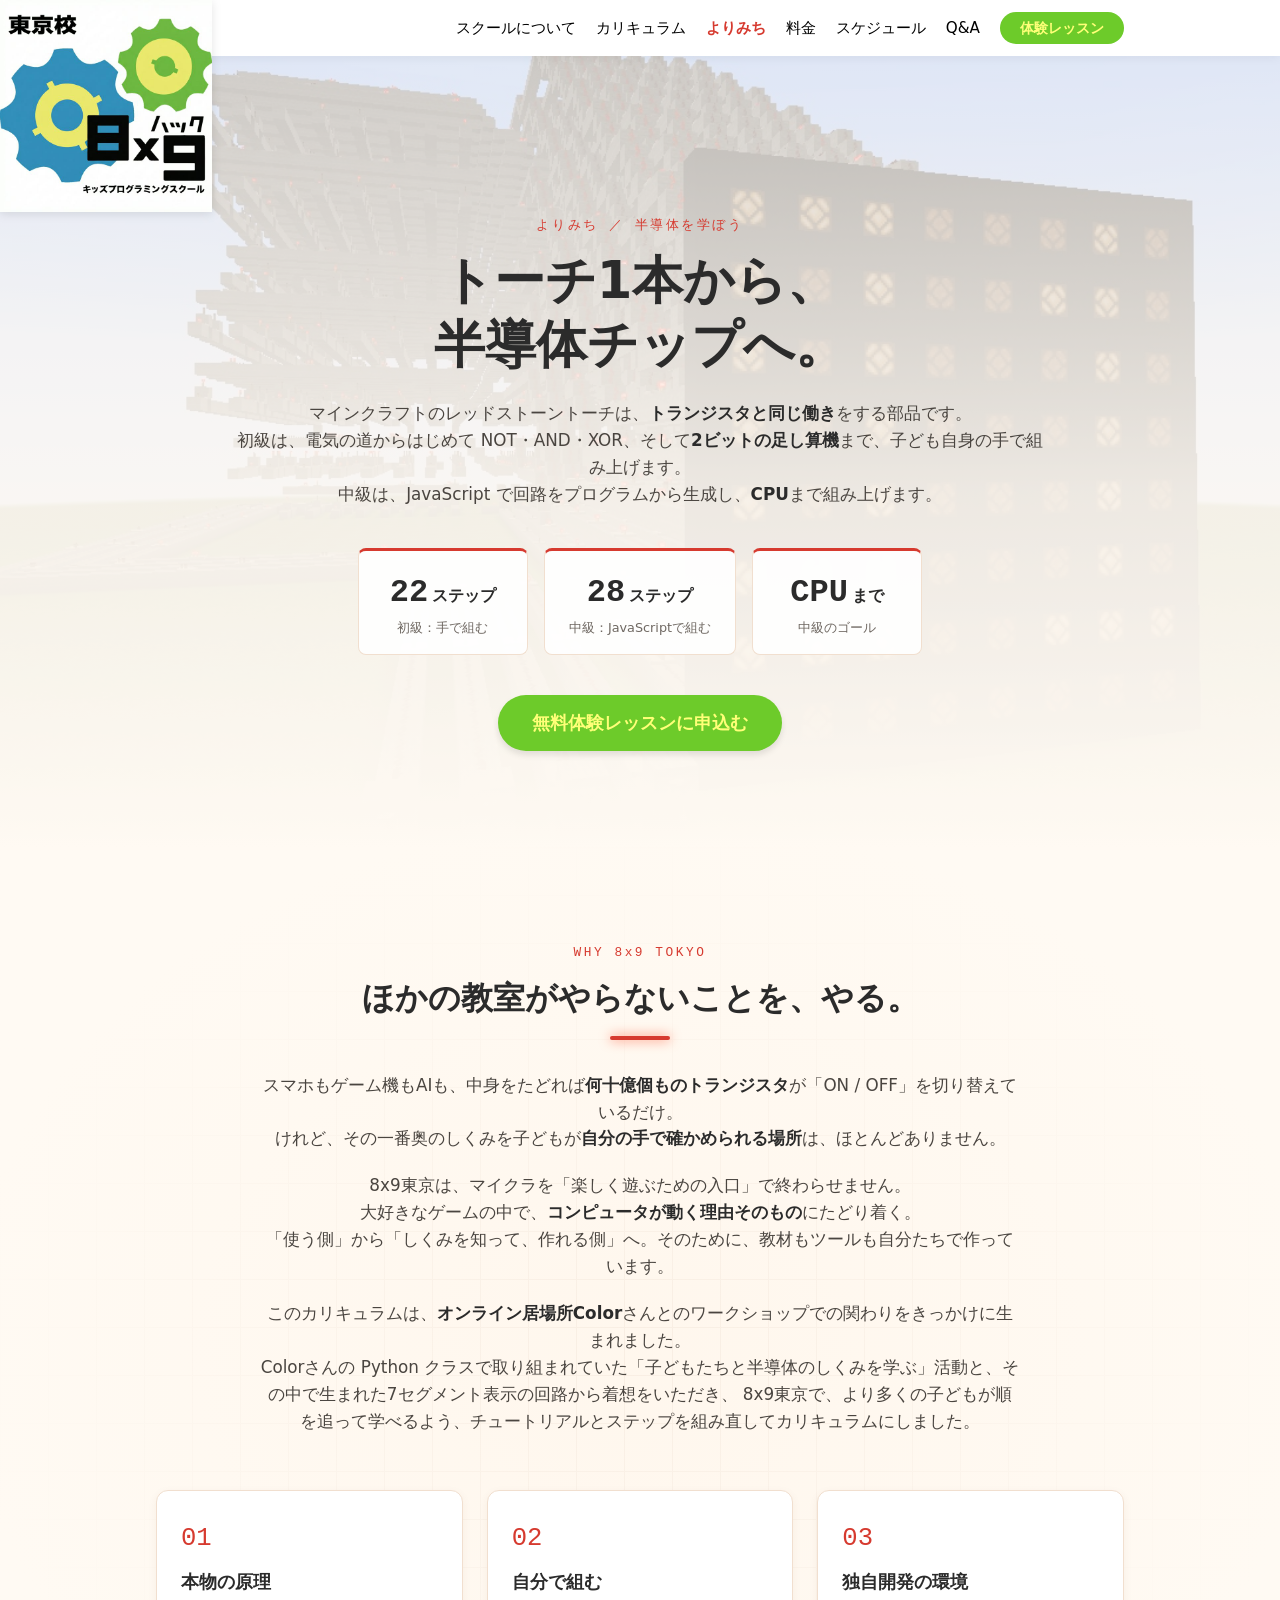
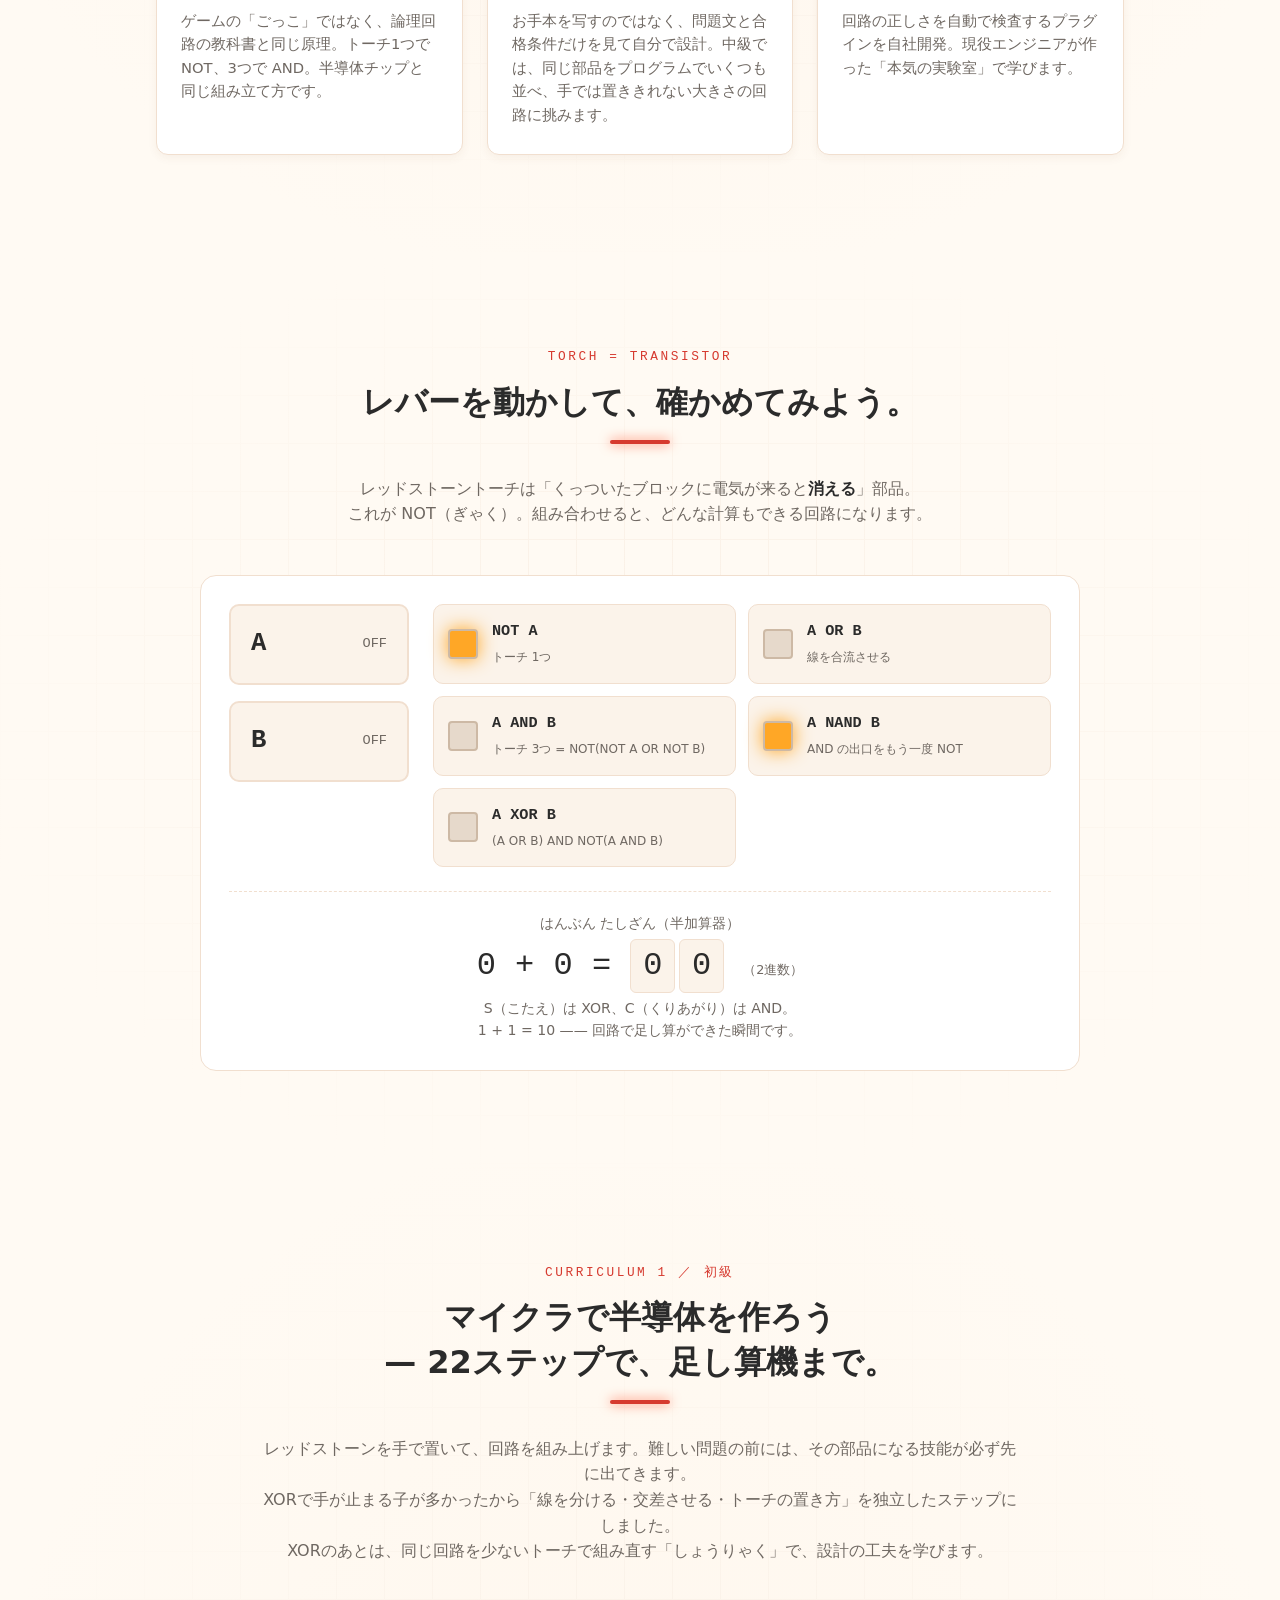
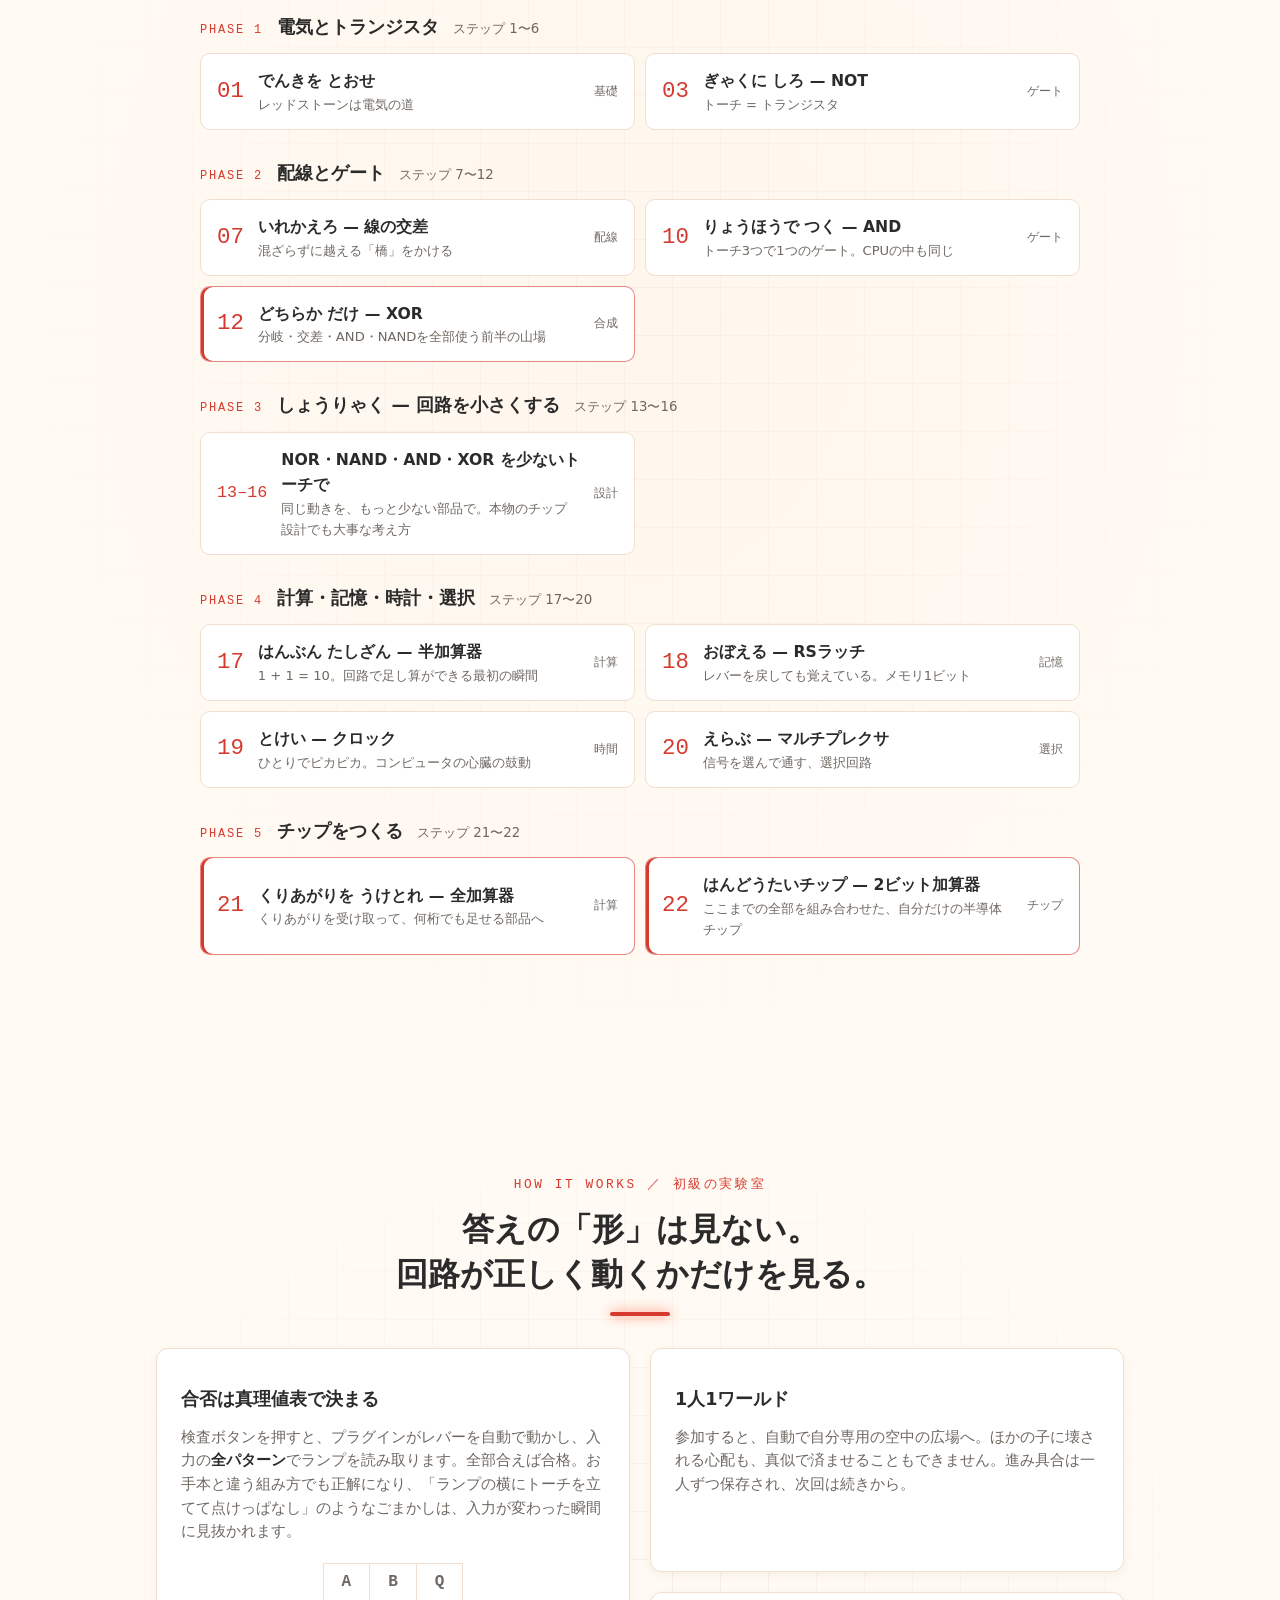
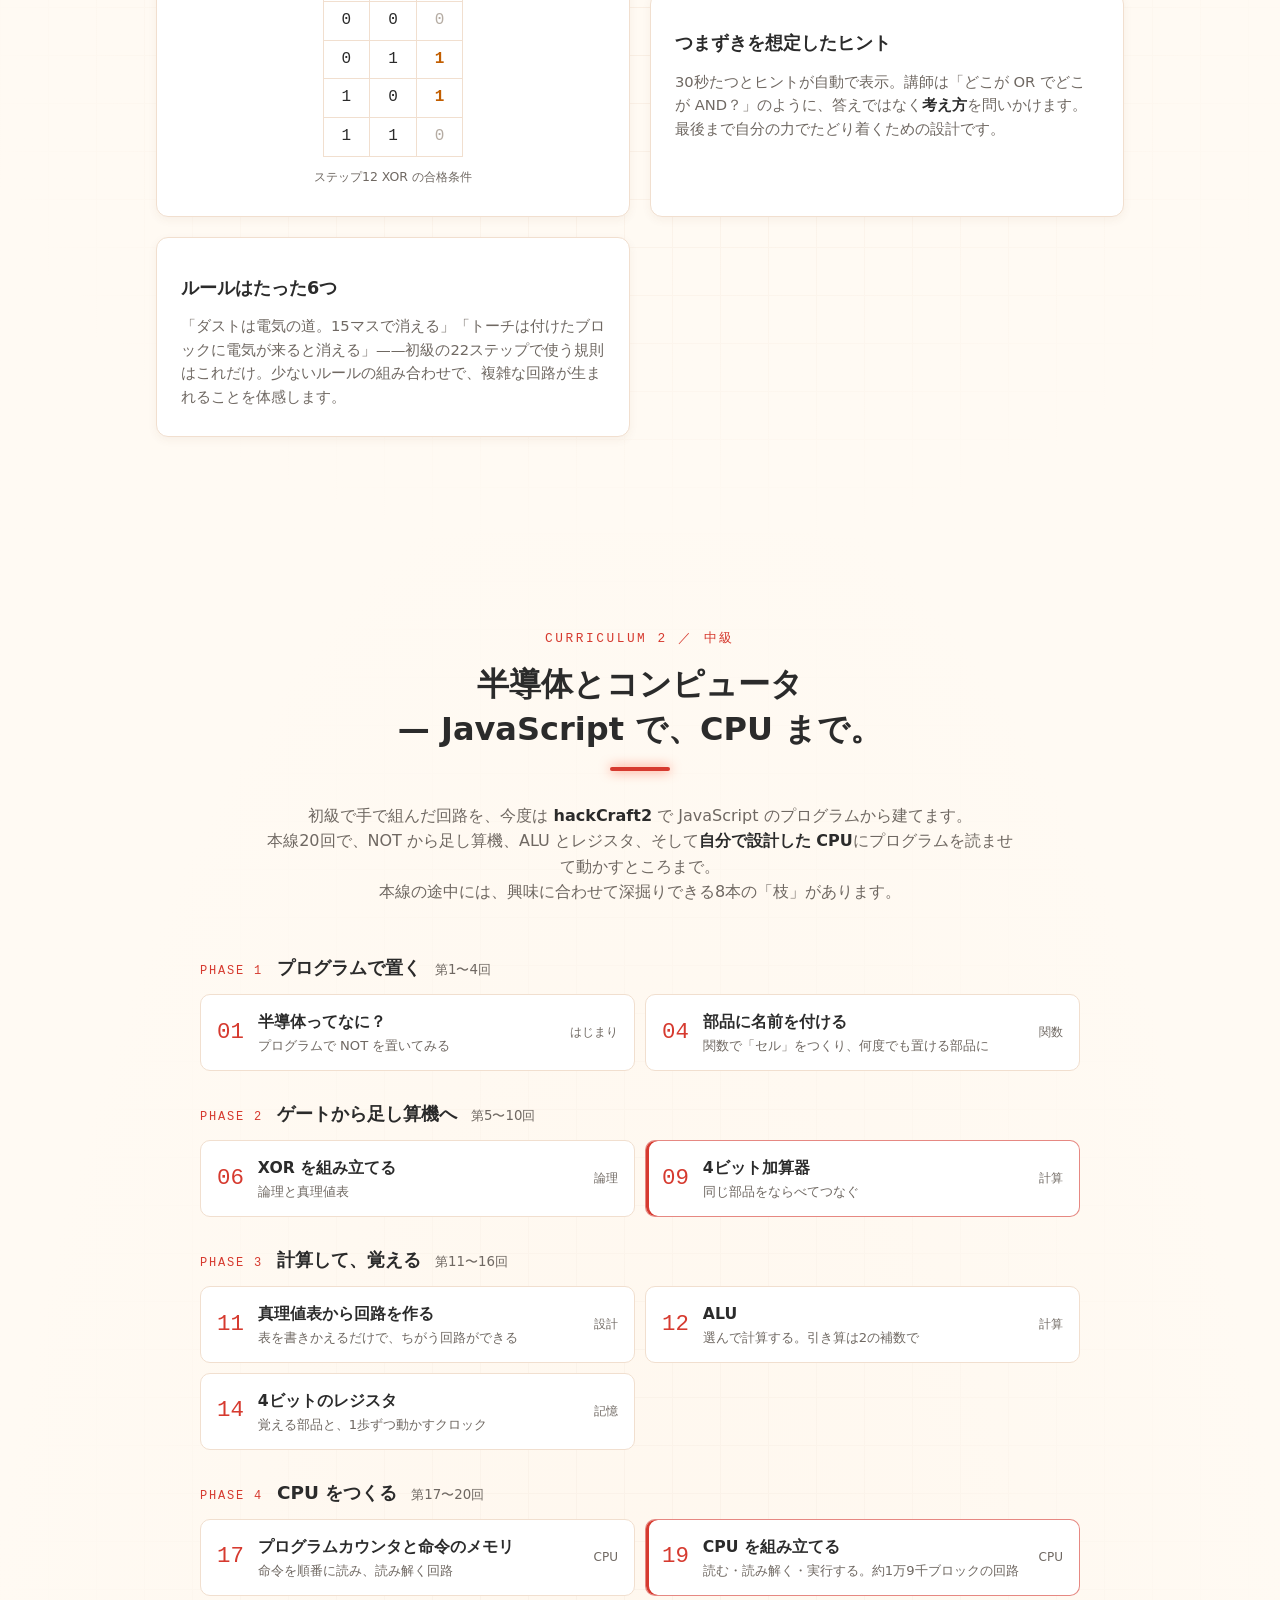
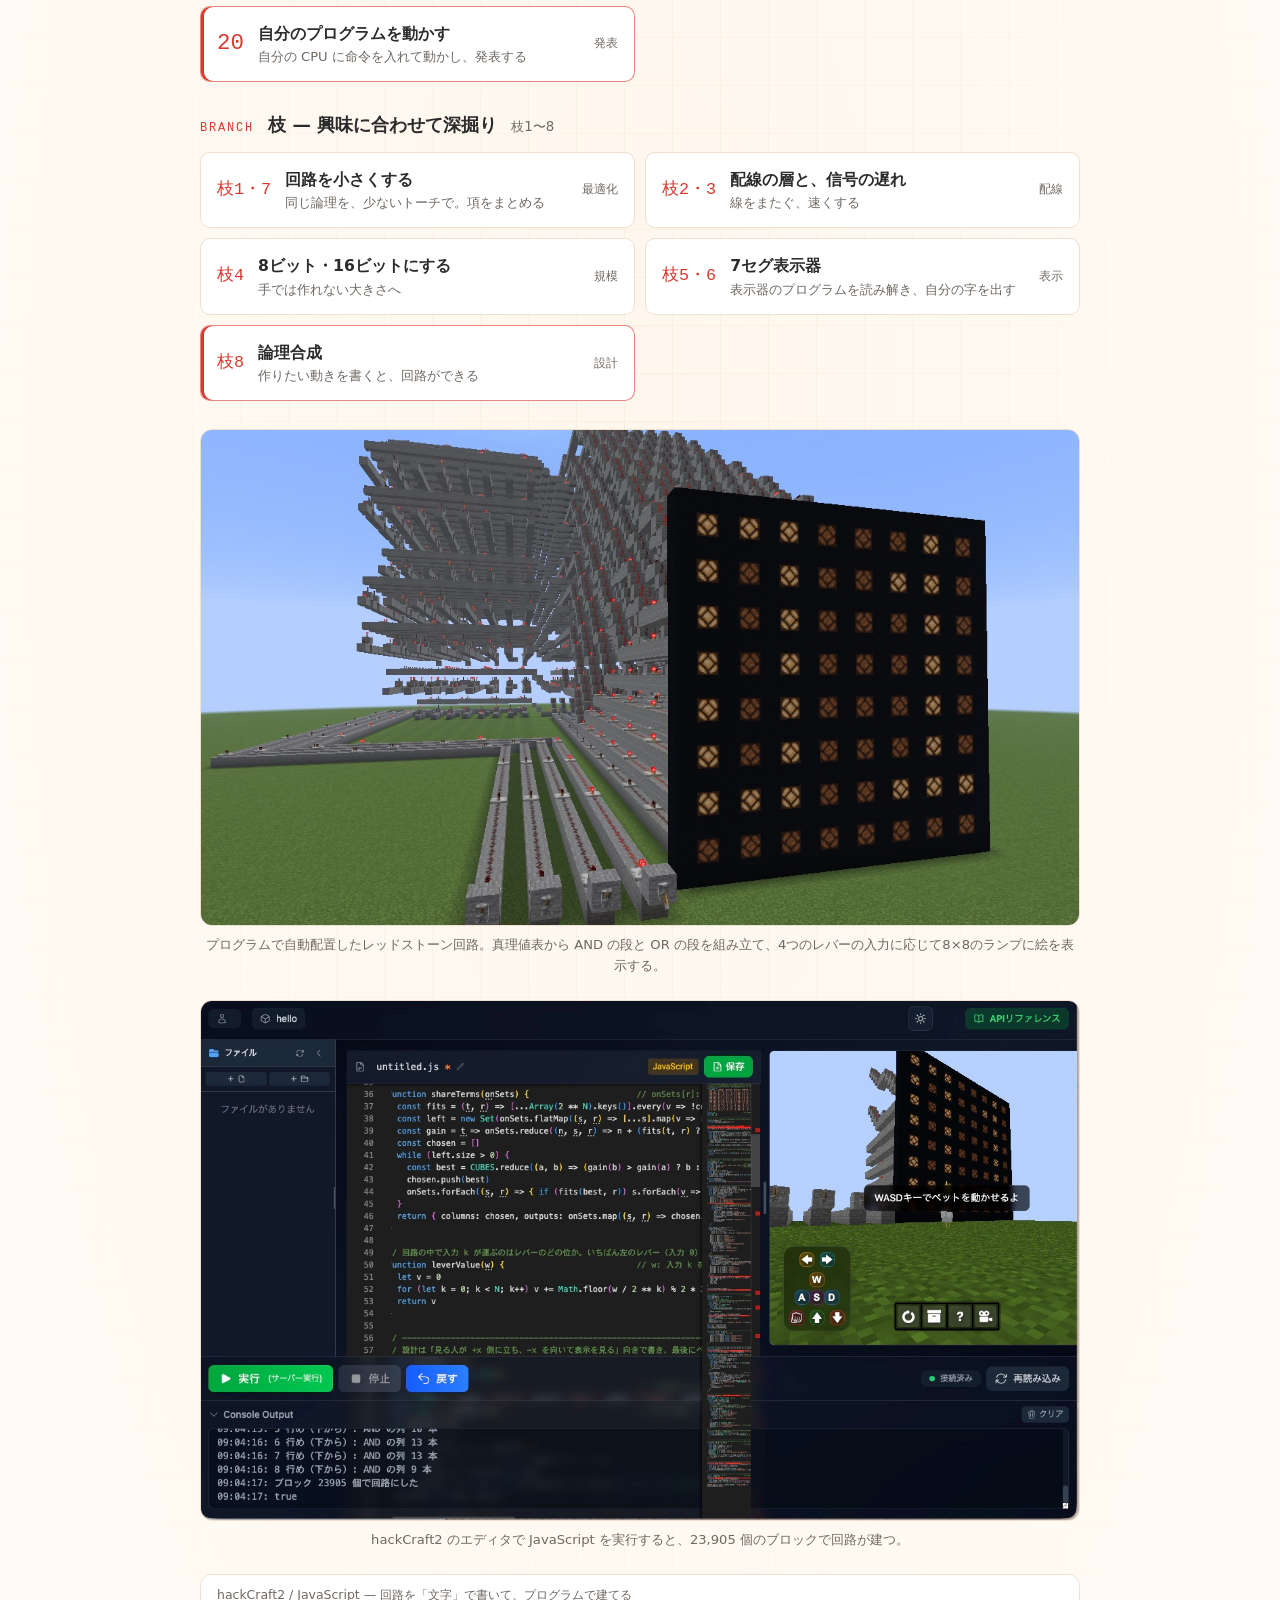
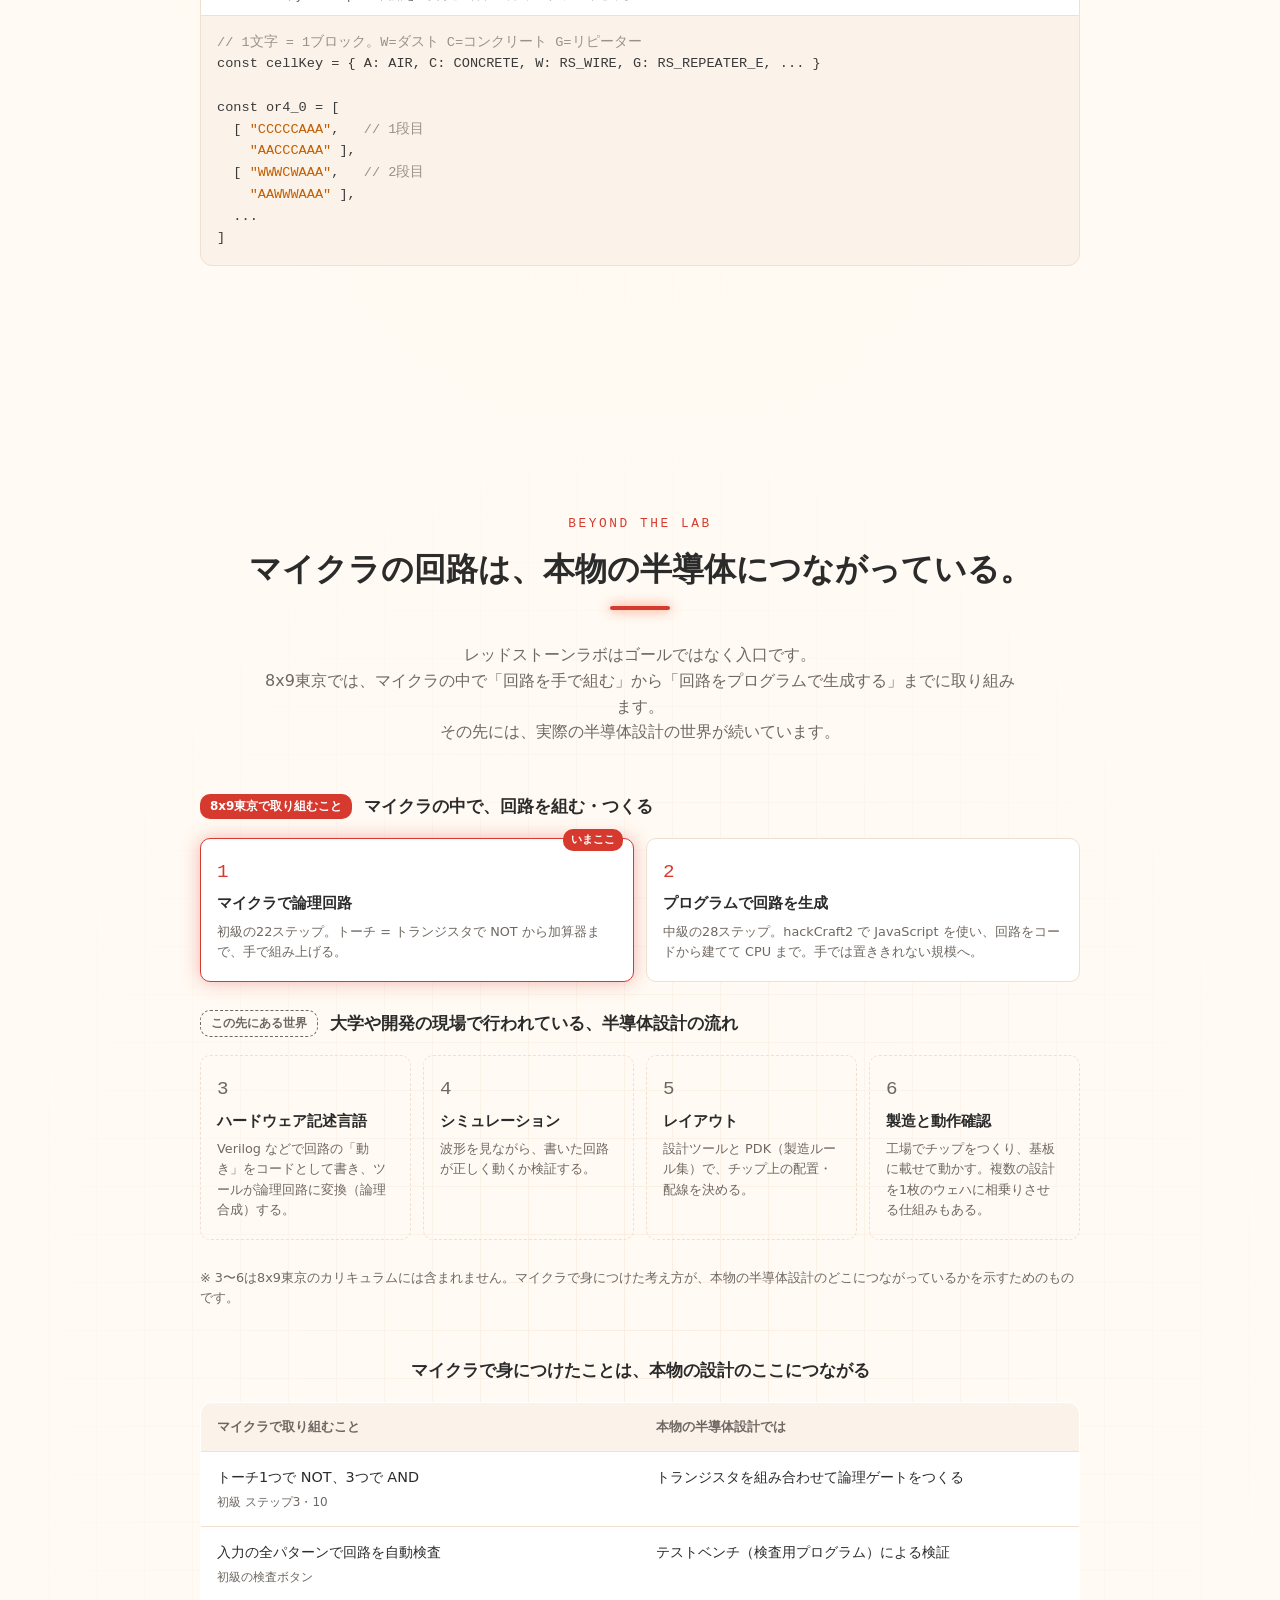
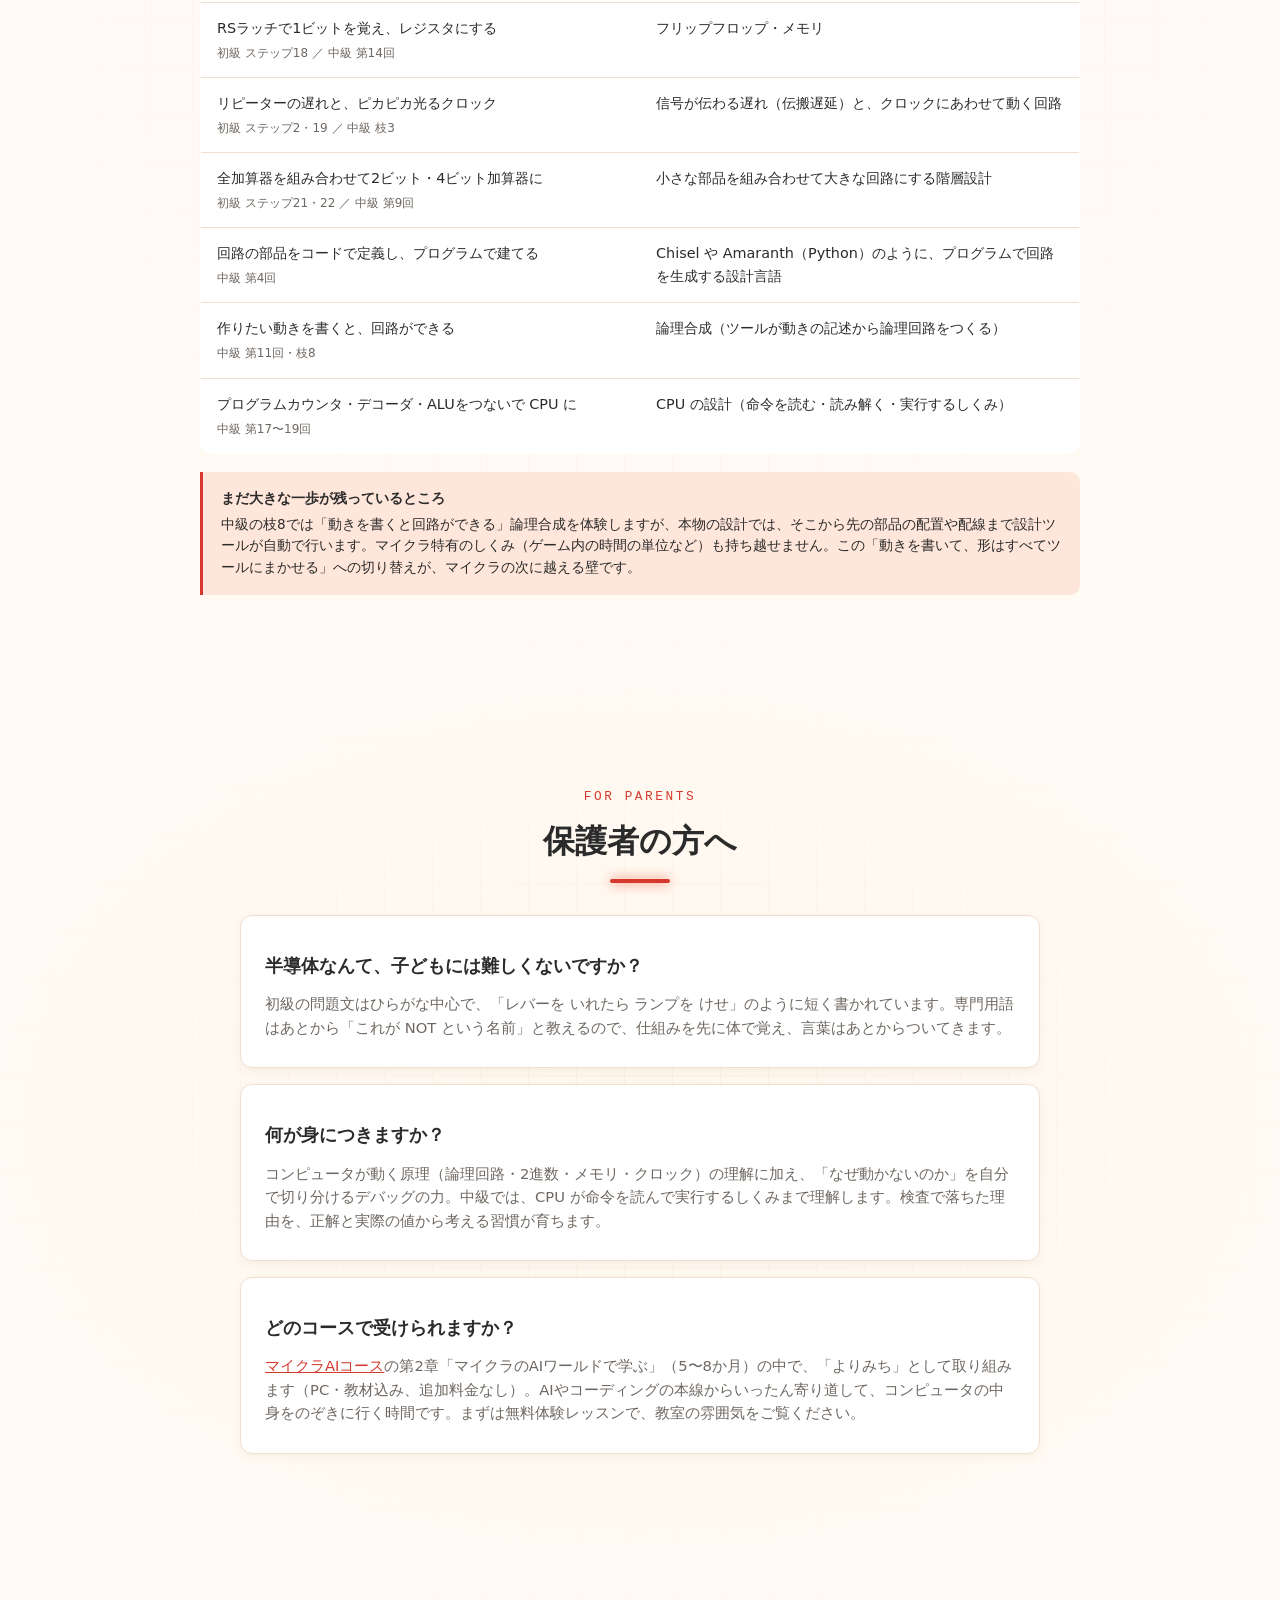
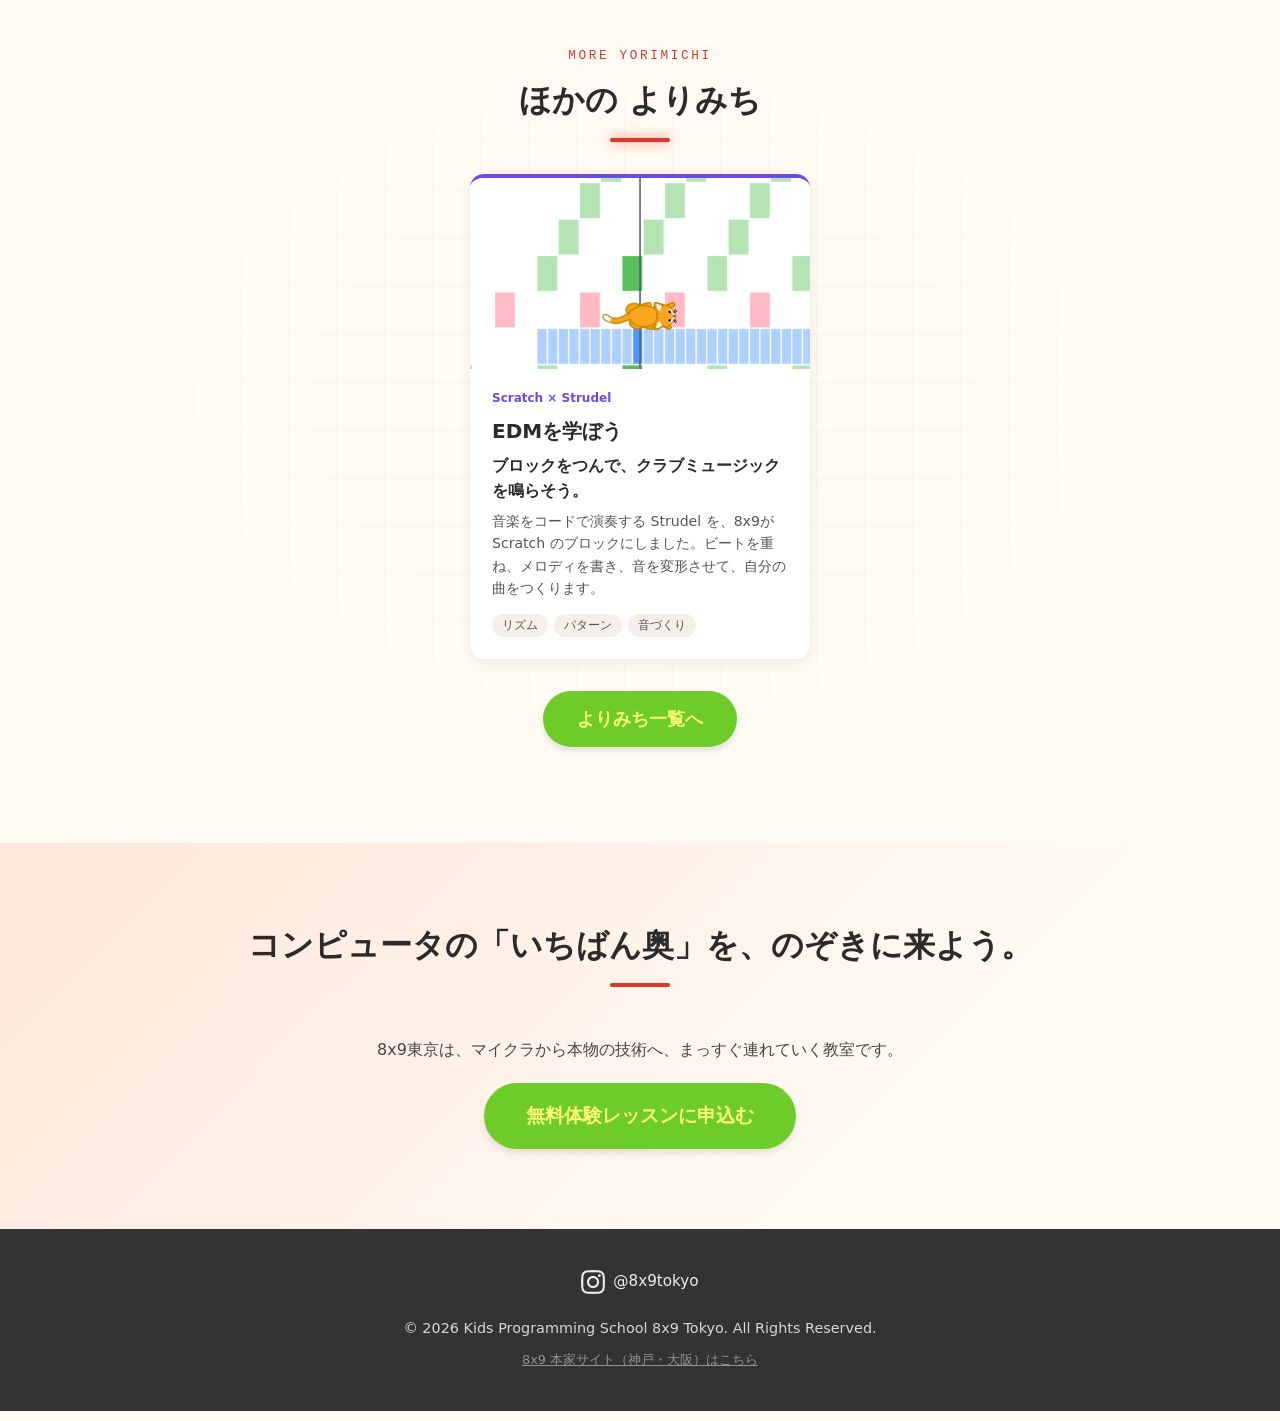
<file: docs/yorimichi/redstone.html>
<!DOCTYPE html>
<html lang="ja">
<head>
    <meta charset="UTF-8">
    <meta name="viewport" content="width=device-width, initial-scale=1.0">
    <title>マイクラで半導体とCPUを作る — 子ども向け半導体教室（レッドストーンラボ）| 8x9 東京校</title>
    <meta name="description" content="小学生がマインクラフトで半導体のしくみを学ぶ。レッドストーントーチをトランジスタに見立て、NOT・AND・XORから足し算機まで手で組む初級（22ステップ）と、JavaScriptで回路を生成してCPUまで組み上げる中級（28ステップ）。8x9東京校（目白・下落合）独自のカリキュラム。">
    <!-- OGP -->
    <meta property="og:title" content="半導体を学ぼう（レッドストーンラボ）| 8x9 東京校">
    <meta property="og:description" content="トーチ1本から、半導体チップへ。マイクラのレッドストーンで、コンピュータのいちばん奥のしくみを学ぶ。手で組む初級から、プログラムでCPUまで組む中級へ。">
    <meta property="og:type" content="article">
    <meta property="og:url" content="https://school.0x48lab.com/yorimichi/redstone.html">
    <meta property="og:image" content="https://school.0x48lab.com/images/yorimichi/redstone/web_matrix_wide.jpg">
    <meta property="og:locale" content="ja_JP">
    <meta name="twitter:card" content="summary_large_image">
    <link rel="canonical" href="https://school.0x48lab.com/yorimichi/redstone.html">
    <!-- Structured data -->
    <script type="application/ld+json">
[
  {
    "@context": "https://schema.org",
    "@type": "Course",
    "name": "半導体を学ぼう（レッドストーンラボ）",
    "description": "マインクラフトのレッドストーントーチをトランジスタに見立て、NOT・AND・XORから足し算機まで手で組む初級（22ステップ）と、JavaScriptで回路を生成してCPUまで組み上げる中級（28ステップ）。",
    "url": "https://school.0x48lab.com/yorimichi/redstone.html",
    "inLanguage": "ja",
    "educationalLevel": "初級〜中級",
    "teaches": [
      "半導体のしくみ",
      "トランジスタ",
      "論理回路",
      "2進数",
      "メモリ",
      "CPU"
    ],
    "provider": {
      "@type": "EducationalOrganization",
      "name": "キッズプログラミングスクール8x9 東京校",
      "url": "https://school.0x48lab.com/"
    }
  },
  {
    "@context": "https://schema.org",
    "@type": "FAQPage",
    "mainEntity": [
      {
        "@type": "Question",
        "name": "半導体なんて、子どもには難しくないですか？",
        "acceptedAnswer": {
          "@type": "Answer",
          "text": "初級の問題文はひらがな中心で、「レバーを いれたら ランプを けせ」のように短く書かれています。専門用語はあとから「これが NOT という名前」と教えるので、仕組みを先に体で覚え、言葉はあとからついてきます。"
        }
      },
      {
        "@type": "Question",
        "name": "何が身につきますか？",
        "acceptedAnswer": {
          "@type": "Answer",
          "text": "コンピュータが動く原理（論理回路・2進数・メモリ・クロック）の理解に加え、「なぜ動かないのか」を自分で切り分けるデバッグの力。中級では、CPU が命令を読んで実行するしくみまで理解します。検査で落ちた理由を、正解と実際の値から考える習慣が育ちます。"
        }
      },
      {
        "@type": "Question",
        "name": "どのコースで受けられますか？",
        "acceptedAnswer": {
          "@type": "Answer",
          "text": "マイクラAIコースの第2章「マイクラのAIワールドで学ぶ」（5〜8か月）の中で、「よりみち」として取り組みます（PC・教材込み、追加料金なし）。AIやコーディングの本線からいったん寄り道して、コンピュータの中身をのぞきに行く時間です。まずは無料体験レッスンで、教室の雰囲気をご覧ください。"
        }
      }
    ]
  },
  {
    "@context": "https://schema.org",
    "@type": "BreadcrumbList",
    "itemListElement": [
      {
        "@type": "ListItem",
        "position": 1,
        "name": "8x9 東京校",
        "item": "https://school.0x48lab.com/"
      },
      {
        "@type": "ListItem",
        "position": 2,
        "name": "よりみち",
        "item": "https://school.0x48lab.com/yorimichi/"
      },
      {
        "@type": "ListItem",
        "position": 3,
        "name": "半導体を学ぼう（レッドストーンラボ）",
        "item": "https://school.0x48lab.com/yorimichi/redstone.html"
      }
    ]
  }
]
    </script>
    <!-- Favicon -->
    <link rel="icon" href="../images/89logo.png" type="image/png">
    <link rel="apple-touch-icon" href="../images/89logo.png">
    <!-- Stylesheets -->
    <link rel="stylesheet" href="../css/style.css?v=20261103">
    <link rel="stylesheet" href="../css/yorimichi.css?v=20261103">
    <link rel="stylesheet" href="../css/yorimichi/redstone.css?v=20261103">
</head>
<body class="page-yorimichi theme-redstone">

    <header>
        <a href="../index.html" class="logo-link"><img src="../images/89logo_tokyo.png" alt="キッズプログラミングスクール8x9 東京校" class="logo-img"></a>
        <div class="container">
            <button class="hamburger" aria-label="メニューを開く" aria-expanded="false">
                <span></span><span></span><span></span>
            </button>
            <nav id="main-nav">
                <ul>
                    <li><a href="../index.html#about">スクールについて</a></li>
                    <li><a href="../index.html#curriculum">カリキュラム</a></li>
                    <li><a href="./" aria-current="page">よりみち</a></li>
                    <li><a href="../index.html#price">料金</a></li>
                    <li><a href="../index.html#schedule">スケジュール</a></li>
                    <li><a href="../index.html#faq">Q&A</a></li>
                    <li><a href="../trial.html" class="header-cta">体験レッスン</a></li>
                </ul>
            </nav>
        </div>
    </header>

    <main>
        <!-- Hero -->
        <section class="ym-hero">
            <div class="ym-hero-bg" style="background-image: url('../images/yorimichi/redstone/web_matrix_wide.jpg');" aria-hidden="true"></div>
            <div class="container ym-hero-inner">
                <p class="ym-eyebrow">よりみち ／ 半導体を学ぼう</p>
                <h1>トーチ1本から、<br>半導体チップへ。</h1>
                <p class="ym-lead">
                    マインクラフトのレッドストーントーチは、<b>トランジスタと同じ働き</b>をする部品です。<br>
                    初級は、電気の道からはじめて NOT・AND・XOR、そして<b>2ビットの足し算機</b>まで、子ども自身の手で組み上げます。<br>
                    中級は、JavaScript で回路をプログラムから生成し、<b>CPU</b>まで組み上げます。
                </p>
                <div class="ym-hero-stats">
                    <div><span class="ym-num">22</span><span class="ym-unit">ステップ</span><small>初級：手で組む</small></div>
                    <div><span class="ym-num">28</span><span class="ym-unit">ステップ</span><small>中級：JavaScriptで組む</small></div>
                    <div><span class="ym-num">CPU</span><span class="ym-unit">まで</span><small>中級のゴール</small></div>
                </div>
                <a href="../trial.html" class="btn btn-primary">無料体験レッスンに申込む</a>
            </div>
        </section>

        <!-- Manifesto -->
        <section class="ym-section ym-manifesto">
            <div class="container">
                <p class="ym-kicker">WHY 8x9 TOKYO</p>
                <h2>ほかの教室がやらないことを、やる。</h2>
                <div class="ym-manifesto-body">
                    <p>
                        スマホもゲーム機もAIも、中身をたどれば<b>何十億個ものトランジスタ</b>が「ON / OFF」を切り替えているだけ。<br>
                        けれど、その一番奥のしくみを子どもが<b>自分の手で確かめられる場所</b>は、ほとんどありません。
                    </p>
                    <p>
                        8x9東京は、マイクラを「楽しく遊ぶための入口」で終わらせません。<br>
                        大好きなゲームの中で、<b>コンピュータが動く理由そのもの</b>にたどり着く。<br>
                        「使う側」から「しくみを知って、作れる側」へ。そのために、教材もツールも自分たちで作っています。
                    </p>
                    <p>
                        このカリキュラムは、<a href="https://x.com/Color044" target="_blank" rel="noopener"><b>オンライン居場所Color</b></a>さんとのワークショップでの関わりをきっかけに生まれました。<br>
                        Colorさんの Python クラスで取り組まれていた「子どもたちと半導体のしくみを学ぶ」活動と、その中で生まれた7セグメント表示の回路から着想をいただき、
                        8x9東京で、より多くの子どもが順を追って学べるよう、チュートリアルとステップを組み直してカリキュラムにしました。
                    </p>
                </div>
                <div class="ym-pillars">
                    <div class="ym-pillar">
                        <span class="ym-pillar-no">01</span>
                        <h3>本物の原理</h3>
                        <p>ゲームの「ごっこ」ではなく、論理回路の教科書と同じ原理。トーチ1つで NOT、3つで AND。半導体チップと同じ組み立て方です。</p>
                    </div>
                    <div class="ym-pillar">
                        <span class="ym-pillar-no">02</span>
                        <h3>自分で組む</h3>
                        <p>お手本を写すのではなく、問題文と合格条件だけを見て自分で設計。中級では、同じ部品をプログラムでいくつも並べ、手では置ききれない大きさの回路に挑みます。</p>
                    </div>
                    <div class="ym-pillar">
                        <span class="ym-pillar-no">03</span>
                        <h3>独自開発の環境</h3>
                        <p>回路の正しさを自動で検査するプラグインを自社開発。現役エンジニアが作った「本気の実験室」で学びます。</p>
                    </div>
                </div>
            </div>
        </section>

        <!-- Torch = Transistor (interactive) -->
        <section class="ym-section ym-transistor" id="transistor">
            <div class="container">
                <p class="ym-kicker">TORCH = TRANSISTOR</p>
                <h2>レバーを動かして、確かめてみよう。</h2>
                <p class="ym-section-lead">
                    レッドストーントーチは「くっついたブロックに電気が来ると<b>消える</b>」部品。<br>
                    これが NOT（ぎゃく）。組み合わせると、どんな計算もできる回路になります。
                </p>

                <div class="rs-lab" data-rs-lab>
                    <div class="rs-lab-inputs">
                        <button type="button" class="rs-lever" data-input="a" aria-pressed="false">
                            <span class="rs-lever-label">A</span>
                            <span class="rs-lever-state">OFF</span>
                        </button>
                        <button type="button" class="rs-lever" data-input="b" aria-pressed="false">
                            <span class="rs-lever-label">B</span>
                            <span class="rs-lever-state">OFF</span>
                        </button>
                    </div>
                    <div class="rs-lab-gates">
                        <div class="rs-gate" data-gate="not">
                            <span class="rs-lamp" aria-hidden="true"></span>
                            <div><strong>NOT A</strong><small>トーチ 1つ</small></div>
                        </div>
                        <div class="rs-gate" data-gate="or">
                            <span class="rs-lamp" aria-hidden="true"></span>
                            <div><strong>A OR B</strong><small>線を合流させる</small></div>
                        </div>
                        <div class="rs-gate" data-gate="and">
                            <span class="rs-lamp" aria-hidden="true"></span>
                            <div><strong>A AND B</strong><small>トーチ 3つ = NOT(NOT A OR NOT B)</small></div>
                        </div>
                        <div class="rs-gate" data-gate="nand">
                            <span class="rs-lamp" aria-hidden="true"></span>
                            <div><strong>A NAND B</strong><small>AND の出口をもう一度 NOT</small></div>
                        </div>
                        <div class="rs-gate" data-gate="xor">
                            <span class="rs-lamp" aria-hidden="true"></span>
                            <div><strong>A XOR B</strong><small>(A OR B) AND NOT(A AND B)</small></div>
                        </div>
                    </div>
                    <div class="rs-lab-adder">
                        <p class="rs-adder-title">はんぶん たしざん（半加算器）</p>
                        <p class="rs-adder-eq">
                            <span data-out="a">0</span> + <span data-out="b">0</span> =
                            <span class="rs-adder-bits"><span data-out="c" class="rs-bit">0</span><span data-out="s" class="rs-bit">0</span></span>
                            <small>（2進数）</small>
                        </p>
                        <p class="rs-adder-note">S（こたえ）は XOR、C（くりあがり）は AND。<br>1 + 1 = 10 —— 回路で足し算ができた瞬間です。</p>
                    </div>
                </div>
            </div>
        </section>

        <!-- Curriculum: basic -->
        <section class="ym-section ym-curriculum" id="lab-curriculum">
            <div class="container">
                <p class="ym-kicker">CURRICULUM 1 ／ 初級</p>
                <h2>マイクラで半導体を作ろう<br>— 22ステップで、足し算機まで。</h2>
                <p class="ym-section-lead">
                    レッドストーンを手で置いて、回路を組み上げます。難しい問題の前には、その部品になる技能が必ず先に出てきます。<br>
                    XORで手が止まる子が多かったから「線を分ける・交差させる・トーチの置き方」を独立したステップにしました。<br>
                    XORのあとは、同じ回路を少ないトーチで組み直す「しょうりゃく」で、設計の工夫を学びます。
                </p>

                <div class="ym-phase">
                    <div class="ym-phase-head"><span>PHASE 1</span><h3>電気とトランジスタ</h3><small>ステップ 1〜6</small></div>
                    <ol class="ym-problems">
                        <li><span class="ym-pno">01</span><div><strong>でんきを とおせ</strong><p>レッドストーンは電気の道</p></div><em>基礎</em></li>
                        <li><span class="ym-pno">03</span><div><strong>ぎゃくに しろ — NOT</strong><p>トーチ = トランジスタ</p></div><em>ゲート</em></li>
                    </ol>
                </div>

                <div class="ym-phase">
                    <div class="ym-phase-head"><span>PHASE 2</span><h3>配線とゲート</h3><small>ステップ 7〜12</small></div>
                    <ol class="ym-problems">
                        <li><span class="ym-pno">07</span><div><strong>いれかえろ — 線の交差</strong><p>混ざらずに越える「橋」をかける</p></div><em>配線</em></li>
                        <li><span class="ym-pno">10</span><div><strong>りょうほうで つく — AND</strong><p>トーチ3つで1つのゲート。CPUの中も同じ</p></div><em>ゲート</em></li>
                        <li class="ym-peak"><span class="ym-pno">12</span><div><strong>どちらか だけ — XOR</strong><p>分岐・交差・AND・NANDを全部使う前半の山場</p></div><em>合成</em></li>
                    </ol>
                </div>

                <div class="ym-phase">
                    <div class="ym-phase-head"><span>PHASE 3</span><h3>しょうりゃく — 回路を小さくする</h3><small>ステップ 13〜16</small></div>
                    <ol class="ym-problems">
                        <li><span class="ym-pno rs-pno-wide">13–16</span><div><strong>NOR・NAND・AND・XOR を少ないトーチで</strong><p>同じ動きを、もっと少ない部品で。本物のチップ設計でも大事な考え方</p></div><em>設計</em></li>
                    </ol>
                </div>

                <div class="ym-phase">
                    <div class="ym-phase-head"><span>PHASE 4</span><h3>計算・記憶・時計・選択</h3><small>ステップ 17〜20</small></div>
                    <ol class="ym-problems">
                        <li><span class="ym-pno">17</span><div><strong>はんぶん たしざん — 半加算器</strong><p>1 + 1 = 10。回路で足し算ができる最初の瞬間</p></div><em>計算</em></li>
                        <li><span class="ym-pno">18</span><div><strong>おぼえる — RSラッチ</strong><p>レバーを戻しても覚えている。メモリ1ビット</p></div><em>記憶</em></li>
                        <li><span class="ym-pno">19</span><div><strong>とけい — クロック</strong><p>ひとりでピカピカ。コンピュータの心臓の鼓動</p></div><em>時間</em></li>
                        <li><span class="ym-pno">20</span><div><strong>えらぶ — マルチプレクサ</strong><p>信号を選んで通す、選択回路</p></div><em>選択</em></li>
                    </ol>
                </div>

                <div class="ym-phase ym-phase--final">
                    <div class="ym-phase-head"><span>PHASE 5</span><h3>チップをつくる</h3><small>ステップ 21〜22</small></div>
                    <ol class="ym-problems">
                        <li class="ym-peak"><span class="ym-pno">21</span><div><strong>くりあがりを うけとれ — 全加算器</strong><p>くりあがりを受け取って、何桁でも足せる部品へ</p></div><em>計算</em></li>
                        <li class="ym-peak"><span class="ym-pno">22</span><div><strong>はんどうたいチップ — 2ビット加算器</strong><p>ここまでの全部を組み合わせた、自分だけの半導体チップ</p></div><em>チップ</em></li>
                    </ol>
                </div>
            </div>
        </section>

        <!-- How the lab works -->
        <section class="ym-section ym-system">
            <div class="container">
                <p class="ym-kicker">HOW IT WORKS ／ 初級の実験室</p>
                <h2>答えの「形」は見ない。<br>回路が正しく動くかだけを見る。</h2>
                <div class="ym-system-grid">
                    <div class="ym-system-card">
                        <h3>合否は真理値表で決まる</h3>
                        <p>検査ボタンを押すと、プラグインがレバーを自動で動かし、入力の<b>全パターン</b>でランプを読み取ります。全部合えば合格。お手本と違う組み方でも正解になり、「ランプの横にトーチを立てて点けっぱなし」のようなごまかしは、入力が変わった瞬間に見抜かれます。</p>
                        <div class="rs-truth" aria-label="XORの真理値表">
                            <table>
                                <thead><tr><th>A</th><th>B</th><th>Q</th></tr></thead>
                                <tbody>
                                    <tr><td>0</td><td>0</td><td class="off">0</td></tr>
                                    <tr><td>0</td><td>1</td><td class="on">1</td></tr>
                                    <tr><td>1</td><td>0</td><td class="on">1</td></tr>
                                    <tr><td>1</td><td>1</td><td class="off">0</td></tr>
                                </tbody>
                            </table>
                            <small>ステップ12 XOR の合格条件</small>
                        </div>
                    </div>
                    <div class="ym-system-card">
                        <h3>1人1ワールド</h3>
                        <p>参加すると、自動で自分専用の空中の広場へ。ほかの子に壊される心配も、真似で済ませることもできません。進み具合は一人ずつ保存され、次回は続きから。</p>
                    </div>
                    <div class="ym-system-card">
                        <h3>つまずきを想定したヒント</h3>
                        <p>30秒たつとヒントが自動で表示。講師は「どこが OR でどこが AND？」のように、答えではなく<b>考え方</b>を問いかけます。最後まで自分の力でたどり着くための設計です。</p>
                    </div>
                    <div class="ym-system-card">
                        <h3>ルールはたった6つ</h3>
                        <p>「ダストは電気の道。15マスで消える」「トーチは付けたブロックに電気が来ると消える」——初級の22ステップで使う規則はこれだけ。少ないルールの組み合わせで、複雑な回路が生まれることを体感します。</p>
                    </div>
                </div>
            </div>
        </section>

        <!-- Curriculum: intermediate -->
        <section class="ym-section ym-curriculum" id="js-curriculum">
            <div class="container">
                <p class="ym-kicker">CURRICULUM 2 ／ 中級</p>
                <h2>半導体とコンピュータ<br>— JavaScript で、CPU まで。</h2>
                <p class="ym-section-lead">
                    初級で手で組んだ回路を、今度は <b>hackCraft2</b> で JavaScript のプログラムから建てます。<br>
                    本線20回で、NOT から足し算機、ALU とレジスタ、そして<b>自分で設計した CPU</b>にプログラムを読ませて動かすところまで。<br>
                    本線の途中には、興味に合わせて深掘りできる8本の「枝」があります。
                </p>

                <div class="ym-phase">
                    <div class="ym-phase-head"><span>PHASE 1</span><h3>プログラムで置く</h3><small>第1〜4回</small></div>
                    <ol class="ym-problems">
                        <li><span class="ym-pno">01</span><div><strong>半導体ってなに？</strong><p>プログラムで NOT を置いてみる</p></div><em>はじまり</em></li>
                        <li><span class="ym-pno">04</span><div><strong>部品に名前を付ける</strong><p>関数で「セル」をつくり、何度でも置ける部品に</p></div><em>関数</em></li>
                    </ol>
                </div>

                <div class="ym-phase">
                    <div class="ym-phase-head"><span>PHASE 2</span><h3>ゲートから足し算機へ</h3><small>第5〜10回</small></div>
                    <ol class="ym-problems">
                        <li><span class="ym-pno">06</span><div><strong>XOR を組み立てる</strong><p>論理と真理値表</p></div><em>論理</em></li>
                        <li class="ym-peak"><span class="ym-pno">09</span><div><strong>4ビット加算器</strong><p>同じ部品をならべてつなぐ</p></div><em>計算</em></li>
                    </ol>
                </div>

                <div class="ym-phase">
                    <div class="ym-phase-head"><span>PHASE 3</span><h3>計算して、覚える</h3><small>第11〜16回</small></div>
                    <ol class="ym-problems">
                        <li><span class="ym-pno">11</span><div><strong>真理値表から回路を作る</strong><p>表を書きかえるだけで、ちがう回路ができる</p></div><em>設計</em></li>
                        <li><span class="ym-pno">12</span><div><strong>ALU</strong><p>選んで計算する。引き算は2の補数で</p></div><em>計算</em></li>
                        <li><span class="ym-pno">14</span><div><strong>4ビットのレジスタ</strong><p>覚える部品と、1歩ずつ動かすクロック</p></div><em>記憶</em></li>
                    </ol>
                </div>

                <div class="ym-phase ym-phase--final">
                    <div class="ym-phase-head"><span>PHASE 4</span><h3>CPU をつくる</h3><small>第17〜20回</small></div>
                    <ol class="ym-problems">
                        <li><span class="ym-pno">17</span><div><strong>プログラムカウンタと命令のメモリ</strong><p>命令を順番に読み、読み解く回路</p></div><em>CPU</em></li>
                        <li class="ym-peak"><span class="ym-pno">19</span><div><strong>CPU を組み立てる</strong><p>読む・読み解く・実行する。約1万9千ブロックの回路</p></div><em>CPU</em></li>
                        <li class="ym-peak"><span class="ym-pno">20</span><div><strong>自分のプログラムを動かす</strong><p>自分の CPU に命令を入れて動かし、発表する</p></div><em>発表</em></li>
                    </ol>
                </div>

                <div class="ym-phase">
                    <div class="ym-phase-head"><span>BRANCH</span><h3>枝 — 興味に合わせて深掘り</h3><small>枝1〜8</small></div>
                    <ol class="ym-problems">
                        <li><span class="ym-pno rs-pno-wide">枝1・7</span><div><strong>回路を小さくする</strong><p>同じ論理を、少ないトーチで。項をまとめる</p></div><em>最適化</em></li>
                        <li><span class="ym-pno rs-pno-wide">枝2・3</span><div><strong>配線の層と、信号の遅れ</strong><p>線をまたぐ、速くする</p></div><em>配線</em></li>
                        <li><span class="ym-pno rs-pno-wide">枝4</span><div><strong>8ビット・16ビットにする</strong><p>手では作れない大きさへ</p></div><em>規模</em></li>
                        <li><span class="ym-pno rs-pno-wide">枝5・6</span><div><strong>7セグ表示器</strong><p>表示器のプログラムを読み解き、自分の字を出す</p></div><em>表示</em></li>
                        <li class="ym-peak"><span class="ym-pno rs-pno-wide">枝8</span><div><strong>論理合成</strong><p>作りたい動きを書くと、回路ができる</p></div><em>設計</em></li>
                    </ol>
                </div>

                <figure class="ym-figure">
                    <img src="../images/yorimichi/redstone/web_matrix_wide.jpg" alt="マインクラフト内に建てられた、4つのレバー入力と8×8のランプ表示をもつ巨大なレッドストーン回路" loading="lazy" width="1196" height="673">
                    <figcaption>プログラムで自動配置したレッドストーン回路。真理値表から AND の段と OR の段を組み立て、4つのレバーの入力に応じて8×8のランプに絵を表示する。</figcaption>
                </figure>

                <figure class="ym-figure">
                    <img src="../images/yorimichi/redstone/web_editor.jpg" alt="hackCraft2のエディタ画面。左にJavaScriptのコード、右にゲーム画面、下に「ブロック 23905 個で回路にした」という実行ログ" loading="lazy" width="1297" height="767">
                    <figcaption>hackCraft2 のエディタで JavaScript を実行すると、23,905 個のブロックで回路が建つ。</figcaption>
                </figure>

                <div class="ym-code">
                    <div class="ym-code-head">hackCraft2 / JavaScript — 回路を「文字」で書いて、プログラムで建てる</div>
<pre><code><span class="c">// 1文字 = 1ブロック。W=ダスト C=コンクリート G=リピーター</span>
const cellKey = { A: AIR, C: CONCRETE, W: RS_WIRE, G: RS_REPEATER_E, ... }

const or4_0 = [
  [ <span class="s">"CCCCCAAA"</span>,   <span class="c">// 1段目</span>
    <span class="s">"AACCCAAA"</span> ],
  [ <span class="s">"WWWCWAAA"</span>,   <span class="c">// 2段目</span>
    <span class="s">"AAWWWAAA"</span> ],
  ...
]</code></pre>
                </div>

            </div>
        </section>

        <!-- Roadmap -->
        <section class="ym-section ym-roadmap" id="roadmap">
            <div class="container">
                <p class="ym-kicker">BEYOND THE LAB</p>
                <h2>マイクラの回路は、本物の半導体につながっている。</h2>
                <p class="ym-section-lead">
                    レッドストーンラボはゴールではなく入口です。<br>
                    8x9東京では、マイクラの中で「回路を手で組む」から「回路をプログラムで生成する」までに取り組みます。<br>
                    その先には、実際の半導体設計の世界が続いています。
                </p>

                <div class="rs-road">
                    <h3 class="rs-road-title"><span class="rs-road-tag">8x9東京で取り組むこと</span>マイクラの中で、回路を組む・つくる</h3>
                    <ol class="ym-steps rs-road-steps">
                        <li class="is-here"><span class="ym-step-no">1</span><div><strong>マイクラで論理回路</strong><p>初級の22ステップ。トーチ = トランジスタで NOT から加算器まで、手で組み上げる。</p></div></li>
                        <li><span class="ym-step-no">2</span><div><strong>プログラムで回路を生成</strong><p>中級の28ステップ。hackCraft2 で JavaScript を使い、回路をコードから建てて CPU まで。手では置ききれない規模へ。</p></div></li>
                    </ol>
                </div>

                <div class="rs-road rs-road-beyond">
                    <h3 class="rs-road-title"><span class="rs-road-tag">この先にある世界</span>大学や開発の現場で行われている、半導体設計の流れ</h3>
                    <ol class="ym-steps">
                        <li><span class="ym-step-no">3</span><div><strong>ハードウェア記述言語</strong><p>Verilog などで回路の「動き」をコードとして書き、ツールが論理回路に変換（論理合成）する。</p></div></li>
                        <li><span class="ym-step-no">4</span><div><strong>シミュレーション</strong><p>波形を見ながら、書いた回路が正しく動くか検証する。</p></div></li>
                        <li><span class="ym-step-no">5</span><div><strong>レイアウト</strong><p>設計ツールと PDK（製造ルール集）で、チップ上の配置・配線を決める。</p></div></li>
                        <li><span class="ym-step-no">6</span><div><strong>製造と動作確認</strong><p>工場でチップをつくり、基板に載せて動かす。複数の設計を1枚のウェハに相乗りさせる仕組みもある。</p></div></li>
                    </ol>
                </div>
                <p class="ym-roadmap-note">※ 3〜6は8x9東京のカリキュラムには含まれません。マイクラで身につけた考え方が、本物の半導体設計のどこにつながっているかを示すためのものです。</p>

                <div class="rs-bridge">
                    <h3 class="rs-bridge-title">マイクラで身につけたことは、本物の設計のここにつながる</h3>
                    <table class="rs-bridge-table">
                        <thead>
                            <tr><th scope="col">マイクラで取り組むこと</th><th scope="col">本物の半導体設計では</th></tr>
                        </thead>
                        <tbody>
                            <tr><td>トーチ1つで NOT、3つで AND<small>初級 ステップ3・10</small></td><td>トランジスタを組み合わせて論理ゲートをつくる</td></tr>
                            <tr><td>入力の全パターンで回路を自動検査<small>初級の検査ボタン</small></td><td>テストベンチ（検査用プログラム）による検証</td></tr>
                            <tr><td>RSラッチで1ビットを覚え、レジスタにする<small>初級 ステップ18 ／ 中級 第14回</small></td><td>フリップフロップ・メモリ</td></tr>
                            <tr><td>リピーターの遅れと、ピカピカ光るクロック<small>初級 ステップ2・19 ／ 中級 枝3</small></td><td>信号が伝わる遅れ（伝搬遅延）と、クロックにあわせて動く回路</td></tr>
                            <tr><td>全加算器を組み合わせて2ビット・4ビット加算器に<small>初級 ステップ21・22 ／ 中級 第9回</small></td><td>小さな部品を組み合わせて大きな回路にする階層設計</td></tr>
                            <tr><td>回路の部品をコードで定義し、プログラムで建てる<small>中級 第4回</small></td><td>Chisel や Amaranth（Python）のように、プログラムで回路を生成する設計言語</td></tr>
                            <tr><td>作りたい動きを書くと、回路ができる<small>中級 第11回・枝8</small></td><td>論理合成（ツールが動きの記述から論理回路をつくる）</td></tr>
                            <tr><td>プログラムカウンタ・デコーダ・ALUをつないで CPU に<small>中級 第17〜19回</small></td><td>CPU の設計（命令を読む・読み解く・実行するしくみ）</td></tr>
                        </tbody>
                    </table>
                    <p class="rs-bridge-gap"><b>まだ大きな一歩が残っているところ</b>中級の枝8では「動きを書くと回路ができる」論理合成を体験しますが、本物の設計では、そこから先の部品の配置や配線まで設計ツールが自動で行います。マイクラ特有のしくみ（ゲーム内の時間の単位など）も持ち越せません。この「動きを書いて、形はすべてツールにまかせる」への切り替えが、マイクラの次に越える壁です。</p>
                </div>
            </div>
        </section>

        <!-- For parents -->
        <section class="ym-section ym-parents">
            <div class="container">
                <p class="ym-kicker">FOR PARENTS</p>
                <h2>保護者の方へ</h2>
                <div class="ym-qa">
                    <div class="ym-qa-item">
                        <h3>半導体なんて、子どもには難しくないですか？</h3>
                        <p>初級の問題文はひらがな中心で、「レバーを いれたら ランプを けせ」のように短く書かれています。専門用語はあとから「これが NOT という名前」と教えるので、仕組みを先に体で覚え、言葉はあとからついてきます。</p>
                    </div>
                    <div class="ym-qa-item">
                        <h3>何が身につきますか？</h3>
                        <p>コンピュータが動く原理（論理回路・2進数・メモリ・クロック）の理解に加え、「なぜ動かないのか」を自分で切り分けるデバッグの力。中級では、CPU が命令を読んで実行するしくみまで理解します。検査で落ちた理由を、正解と実際の値から考える習慣が育ちます。</p>
                    </div>
                    <div class="ym-qa-item">
                        <h3>どのコースで受けられますか？</h3>
                        <p><a href="../index.html#course-minecraft-ai">マイクラAIコース</a>の第2章「マイクラのAIワールドで学ぶ」（5〜8か月）の中で、「よりみち」として取り組みます（PC・教材込み、追加料金なし）。AIやコーディングの本線からいったん寄り道して、コンピュータの中身をのぞきに行く時間です。まずは無料体験レッスンで、教室の雰囲気をご覧ください。</p>
                    </div>
                </div>
            </div>
        </section>

        <!-- Other yorimichi -->
        <section class="ym-section">
            <div class="container">
                <p class="ym-kicker">MORE YORIMICHI</p>
                <h2>ほかの よりみち</h2>
                <div class="yorimichi-cards" data-yorimichi-list data-variant="card" data-base="../" data-exclude="redstone"></div>
                <p class="yorimichi-more"><a href="./" class="btn btn-primary">よりみち一覧へ</a></p>
            </div>
        </section>

        <!-- CTA -->
        <section class="contact-section ym-cta">
            <div class="container" style="text-align: center;">
                <h2>コンピュータの「いちばん奥」を、のぞきに来よう。</h2>
                <p>8x9東京は、マイクラから本物の技術へ、まっすぐ連れていく教室です。</p>
                <a href="../trial.html" class="btn btn-primary" style="margin-top: 20px; font-size: 1.2rem; padding: 16px 40px;">無料体験レッスンに申込む</a>
            </div>
        </section>
    </main>

    <footer>
        <div class="container">
            <div style="margin-bottom: 16px;">
                <a href="https://www.instagram.com/8x9tokyo/" target="_blank" rel="noopener noreferrer" style="display: inline-flex; align-items: center; gap: 8px; color: white; opacity: 0.9; transition: opacity 0.3s ease;">
                    <img src="../images/instagram-glyph.png" alt="Instagram" style="width: 24px; height: 24px; filter: brightness(10);">
                    <span style="font-size: 0.95rem; font-weight: 500;">@8x9tokyo</span>
                </a>
            </div>
            <p>&copy; 2026 Kids Programming School 8x9 Tokyo. All Rights Reserved.</p>
            <p style="font-size: 0.8rem; margin-top: 10px;"><a href="https://8x9.jp/" target="_blank" style="text-decoration: underline; color: #aaa;">8x9 本家サイト（神戸・大阪）はこちら</a></p>
        </div>
    </footer>

    <script src="../js/script.js?v=20261103"></script>
    <script src="../js/yorimichi.js?v=20261103"></script>
    <script src="../js/yorimichi/redstone.js?v=20261103"></script>
  <!-- Cloudflare Web Analytics --><script type='module' src='https://static.cloudflareinsights.com/beacon.min.js' data-cf-beacon='{"token": "809d84b8fc8646cf91c3e28257862874"}'></script><!-- End Cloudflare Web Analytics -->
</body>
</html>
</file>
<file: docs/css/style.css>
:root {
  /* Color Palette based on 8x9.jp */
  --color-primary: #6DCB2A;       /* Vibrant Green for CTA */
  --color-primary-hover: #5cb520;
  --color-accent: #FFFF78;        /* Yellow for CTA Text */
  --color-text-main: #000000;
  --color-text-light: #555555;
  --color-bg-body: #ffffff;
  --color-bg-light: #f9f9f9;
  --color-bg-dark: #333333; /* For footer or contrast sections */
  
  /* Additional thematic colors */
  --color-minecraft-green: #568e2e; /* Subtle nod to Minecraft */
  --color-tech-blue: #007bff; /* Tech/Professional accent */

  /* Typography */
  --font-main: "Yu Gothic", "YuGothic", "Hiragino Kaku Gothic ProN", "Meiryo", system-ui, -apple-system, sans-serif;
  
  /* Spacing */
  --spacing-sm: 8px;
  --spacing-md: 16px;
  --spacing-lg: 32px;
  --spacing-xl: 64px;
  --container-width: 1000px;
}

* {
  box-sizing: border-box;
  margin: 0;
  padding: 0;
}

body {
  font-family: var(--font-main);
  color: var(--color-text-main);
  background-color: var(--color-bg-body);
  line-height: 1.6;
  -webkit-font-smoothing: antialiased;
}

a {
  text-decoration: none;
  color: inherit;
  transition: opacity 0.3s ease;
}

a:hover {
  opacity: 0.8;
}

/* Container */
.container {
  max-width: var(--container-width);
  margin: 0 auto;
  padding: 0 var(--spacing-md);
}

/* Buttons */
.btn {
  display: inline-block;
  padding: 12px 32px;
  border-radius: 50px;
  font-weight: bold;
  text-align: center;
  cursor: pointer;
  transition: all 0.3s ease;
  font-size: 1.1rem;
}

.btn-primary {
  background-color: var(--color-primary);
  color: var(--color-accent); /* Yellow text as per 8x9.jp */
  box-shadow: 0 4px 6px rgba(0,0,0,0.1);
  border: 2px solid transparent;
}

.btn-primary:hover {
  background-color: var(--color-primary-hover);
  transform: translateY(-2px);
  box-shadow: 0 6px 12px rgba(0,0,0,0.15);
}

/* Header */
header {
  background-color: #fff;
  box-shadow: 0 2px 10px rgba(0,0,0,0.05);
  position: sticky;
  top: 0;
  z-index: 1000;
  padding: 15px 0;
}

header .container {
  display: flex;
  justify-content: flex-end; /* Align nav to right since logo is absolute */
  align-items: center;
  position: relative; /* Anchor for absolute logo */
}

.logo-link {
  display: flex;
  align-items: center;
  position: absolute;
  top: 0; /* Aligned tight to top */
  left: 0; /* Aligned tight to left */
  z-index: 2000; /* Ensure it floats above everything */
}

.logo-img {
  height: 212px; /* Decreased by ~15% from 250px (250 * 0.85 = 212.5) */
  width: auto;
  object-fit: contain;
  filter: drop-shadow(0 2px 5px rgba(0,0,0,0.1)); /* Add subtle shadow for overlay contrast */
}

header nav ul {
  display: flex;
  list-style: none;
  gap: 20px;
}

header nav a {
  font-size: 0.95rem;
  font-weight: 500;
}

.header-cta {
  background-color: var(--color-primary);
  color: var(--color-accent);
  padding: 8px 20px;
  border-radius: 20px;
  font-weight: bold;
  font-size: 0.9rem;
}

/* Hamburger Menu */
.hamburger {
  display: none;
  background: none;
  border: none;
  cursor: pointer;
  padding: 8px;
  z-index: 1100;
  flex-direction: column;
  gap: 5px;
}

.hamburger span {
  display: block;
  width: 24px;
  height: 3px;
  background: var(--color-text-main);
  border-radius: 2px;
  transition: transform 0.3s ease, opacity 0.3s ease;
}

.hamburger.is-open span:nth-child(1) {
  transform: rotate(45deg) translate(5px, 6px);
}

.hamburger.is-open span:nth-child(2) {
  opacity: 0;
}

.hamburger.is-open span:nth-child(3) {
  transform: rotate(-45deg) translate(5px, -6px);
}

/* Language Switcher */
.lang-switch {
  display: flex;
  align-items: center;
  gap: 6px;
  font-size: 0.85rem;
}

.lang-switch .lang-current {
  font-weight: 700;
  color: var(--color-text-main);
}

.lang-switch a {
  color: var(--color-text-light);
  text-decoration: none;
}

.lang-switch a:hover {
  color: var(--color-primary);
  text-decoration: underline;
}

.lang-switch .lang-current + a::before,
.lang-switch a + .lang-current::before {
  content: "|";
  margin-right: 6px;
  color: #ccc;
  font-weight: 400;
}

/* Hero Section */
.hero {
  padding: 80px 0 20px;
  text-align: center;
}

.hero-video-wrapper {
  width: 100%;
  overflow: hidden;
}

.hero-video-wrapper video {
  width: 100%;
  height: auto;
  display: block;
  opacity: 0;
  transition: opacity 0.8s ease-in;
}

.hero-video-wrapper video.is-playing {
  opacity: 1;
}

.hero-text {
  max-width: var(--container-width);
  margin: 0 auto;
  padding: 30px 20px;
  text-align: center;
}

.hero-text h1 {
  margin: 0 0 10px 0;
  font-size: 2.2rem;
  color: var(--color-text);
}

.hero-text p {
  color: var(--color-text-light);
  margin: 0 0 20px;
  font-weight: 500;
}

.hero h1 {
  font-size: 2.5rem;
  margin-bottom: 20px;
  line-height: 1.3;
}

.hero p {
  font-size: 1.1rem;
  margin-bottom: 40px;
  color: var(--color-text-light);
}

/* Section Common */
section {
  padding: 80px 0;
}

section h2 {
  font-size: 2rem;
  text-align: center;
  margin-bottom: 50px;
  position: relative;
}

section h2::after {
  content: '';
  display: block;
  width: 60px;
  height: 4px;
  background-color: var(--color-primary);
  margin: 15px auto 0;
  border-radius: 2px;
}

/* Features / Curriculum */
.features-grid {
  display: grid;
  grid-template-columns: repeat(auto-fit, minmax(300px, 1fr));
  gap: 30px;
}

/* Founder / Philosophy */
.founder-section {
  background-color: var(--color-bg-light);
}

.founder-content {
  display: flex;
  flex-direction: column;
  align-items: center;
  gap: 30px;
  text-align: center;
}

.founder-text {
  max-width: 700px;
}

/* System (Growth, Calendar, etc) */
.system-section {
  text-align: center;
}

.embed-container {
  display: flex;
  justify-content: center;
  margin-top: 30px;
  background: #f0f0f0;
  padding: 20px;
  border-radius: 8px;
}

/* Access Section */
.access-section {
  background-color: var(--color-bg-light);
}

.access-content {
  display: flex;
  flex-direction: column;
  align-items: center;
  gap: 30px;
}

.access-info {
  text-align: center;
}

.access-address {
  font-size: 1.1rem;
  line-height: 1.8;
  margin-bottom: 20px;
}

.access-map {
  width: 100%;
  max-width: 800px;
  border-radius: 12px;
  overflow: hidden;
  box-shadow: 0 5px 15px rgba(0,0,0,0.1);
}

.access-map iframe {
  display: block;
}

/* Contact */
.contact-section {
  background-color: #f4fbf2; /* Very light green tint */
  text-align: center;
}

/* Slot Picker */
.slot-picker-wrapper {
  max-width: 600px;
  margin: 0 auto 20px;
  text-align: center;
}

.slot-picker-heading {
  font-size: 1.1rem;
  color: var(--color-text-main);
  margin-bottom: 20px;
  font-weight: 500;
}

.slot-select-group {
  display: flex;
  gap: 20px;
  justify-content: center;
}

.slot-select-item {
  flex: 1;
  max-width: 260px;
  text-align: left;
}

.slot-select-label {
  display: block;
  font-size: 0.9rem;
  font-weight: 600;
  color: var(--color-text-main);
  margin-bottom: 6px;
}

.slot-select {
  width: 100%;
  padding: 10px 12px;
  border-radius: 8px;
  border: 2px solid #ddd;
  background: white;
  font-size: 0.95rem;
  font-family: inherit;
  color: var(--color-text-main);
  cursor: pointer;
  transition: border-color 0.3s ease;
  appearance: auto;
}

.slot-select:focus {
  outline: none;
  border-color: var(--color-primary);
}

@media (max-width: 600px) {
  .slot-select-group {
    flex-direction: column;
    align-items: center;
  }
  .slot-select-item {
    max-width: 100%;
    width: 100%;
  }
}

.slot-confirmation {
  opacity: 0;
  transition: opacity 0.5s ease;
  color: var(--color-primary);
  font-weight: bold;
  margin: 12px 0 0;
  font-size: 0.95rem;
  min-height: 1.5em;
}

.slot-confirmation.show {
  opacity: 1;
}

.slot-guidance {
  font-size: 0.85em;
  color: var(--color-text-light);
  margin-top: 10px;
}

/* Footer */
footer {
  background-color: var(--color-bg-dark);
  color: white;
  padding: 40px 0;
  text-align: center;
}

footer p {
  font-size: 0.9rem;
  opacity: 0.8;
}

/* Responsive */
/* ナビ項目が多いため、タブレット幅からハンバーガーメニューに切り替える */
@media (max-width: 1100px) {
  .hamburger {
    display: flex;
    position: absolute;
    right: 16px;
    top: 50%;
    transform: translateY(-50%);
  }

  #main-nav {
    display: none;
    position: absolute;
    top: 100%;
    left: 0;
    right: 0;
    background: white;
    box-shadow: 0 4px 10px rgba(0,0,0,0.1);
    padding: 16px 0;
  }

  #main-nav.is-open {
    display: block;
  }

  #main-nav ul {
    flex-direction: column;
    align-items: center;
    gap: 0;
  }

  #main-nav li {
    width: 100%;
    text-align: center;
  }

  #main-nav a {
    display: block;
    padding: 12px 16px;
    font-size: 1rem;
  }

  #main-nav .header-cta {
    margin: 8px 16px;
    display: block;
    border-radius: 8px;
  }

  header .container {
    justify-content: center;
    min-height: 32px;
  }
}

/* FAQ Section */
.faq-list {
  max-width: 800px;
  margin: 0 auto;
  display: flex;
  flex-direction: column;
  gap: 20px;
}

.faq-item {
  background: white;
  border-radius: 8px;
  overflow: hidden;
  box-shadow: 0 2px 5px rgba(0,0,0,0.05);
  border: 1px solid #eee;
}

.faq-question {
  background: #fdfdfd;
  padding: 15px 20px;
  display: flex;
  align-items: center;
  gap: 15px;
  border-bottom: 1px solid #eee;
}

.faq-icon {
  background: var(--color-primary);
  color: white;
  width: 30px;
  height: 30px;
  border-radius: 50%;
  display: flex;
  align-items: center;
  justify-content: center;
  font-weight: bold;
  flex-shrink: 0;
}

.faq-question h3 {
  font-size: 1.1rem;
  margin: 0;
  color: var(--color-text-main);
}

.faq-answer {
  padding: 20px;
  display: flex;
  gap: 15px;
  line-height: 1.6;
}

.faq-icon-a {
  color: var(--color-primary);
  font-weight: bold;
  font-size: 1.2rem;
  width: 30px;
  text-align: center;
  flex-shrink: 0;
}

/* ========================================
   Course Cards (T002)
   ======================================== */
.course-cards {
  display: grid;
  grid-template-columns: repeat(2, 1fr);
  gap: 30px;
  margin-bottom: 40px;
}

.course-card {
  background: white;
  border-radius: 12px;
  box-shadow: 0 5px 15px rgba(0,0,0,0.05);
  transition: transform 0.3s ease;
  overflow: hidden;
  border-top: 5px solid var(--color-primary);
  position: relative;
}

.course-card:hover {
  transform: translateY(-5px);
}

.course-card--small {
  grid-column: 1 / -1;
  max-width: 500px;
  margin: 0 auto;
  border-top-color: var(--color-tech-blue);
}

.course-card-header {
  background: var(--color-bg-light);
  padding: 24px 24px 16px;
  text-align: center;
}

.course-card-header h3 {
  font-size: 1.5rem;
  margin-bottom: 8px;
}

.course-badge {
  display: inline-block;
  background-color: #ff6b35;
  color: white;
  padding: 3px 12px;
  border-radius: 20px;
  font-weight: bold;
  font-size: 0.75rem;
  margin-bottom: 8px;
  letter-spacing: 0.05em;
}

.course-card-meta {
  display: flex;
  justify-content: center;
  gap: 16px;
  flex-wrap: wrap;
  font-size: 0.9rem;
  color: var(--color-text-light);
  margin-top: 8px;
}

.course-card-meta span {
  white-space: nowrap;
}

.course-card-price {
  font-size: 1.6rem;
  font-weight: bold;
  color: var(--color-primary);
  margin-top: 8px;
}

.course-card-price small {
  font-size: 0.7rem;
  font-weight: normal;
  color: var(--color-text-light);
}

.course-card-body {
  padding: 24px;
}

.course-card-body p {
  margin-bottom: 16px;
  line-height: 1.7;
}

/* ========================================
   Step Flow - 5章構成表示 (T003)
   ======================================== */
.step-flow {
  display: flex;
  align-items: flex-start;
  justify-content: center;
  gap: 0;
  margin: 24px 0;
  flex-wrap: nowrap;
}

.step-item {
  display: flex;
  flex-direction: column;
  align-items: center;
  text-align: center;
  flex: 1;
  max-width: 160px;
  min-width: 0;
}

.step-number {
  width: 40px;
  height: 40px;
  border-radius: 50%;
  background: var(--color-primary);
  color: white;
  display: flex;
  align-items: center;
  justify-content: center;
  font-weight: bold;
  font-size: 0.9rem;
  margin-bottom: 8px;
  flex-shrink: 0;
}

.step-title {
  font-size: 0.8rem;
  font-weight: 600;
  line-height: 1.3;
  margin-bottom: 4px;
}

.step-period {
  font-size: 0.7rem;
  color: var(--color-text-light);
}

.step-arrow {
  display: flex;
  align-items: center;
  padding-top: 8px;
  color: var(--color-primary);
  font-size: 1.2rem;
  flex-shrink: 0;
}

/* ========================================
   Course Path - 進路フロー (T004)
   ======================================== */
.course-path {
  display: flex;
  align-items: stretch;
  justify-content: center;
  gap: 0;
  margin: 0 auto 50px;
  max-width: 900px;
}

.course-path-item {
  flex: 1;
  background: white;
  border-radius: 12px;
  padding: 20px 16px;
  text-align: center;
  box-shadow: 0 3px 10px rgba(0,0,0,0.05);
  border: 2px solid #eee;
  max-width: 260px;
}

.course-path-item h4 {
  font-size: 1.1rem;
  margin-bottom: 6px;
  color: var(--color-text-main);
}

.course-path-item .path-target {
  font-size: 0.85rem;
  color: var(--color-primary);
  font-weight: 600;
  margin-bottom: 4px;
}

.course-path-item .path-desc {
  font-size: 0.8rem;
  color: var(--color-text-light);
}

.course-path-arrow {
  display: flex;
  align-items: center;
  padding: 0 8px;
  font-size: 1.5rem;
  color: var(--color-primary);
  font-weight: bold;
}

.course-path-note {
  text-align: center;
  font-size: 0.9rem;
  color: var(--color-text-light);
  margin-bottom: 40px;
}

.course-path-note strong {
  color: var(--color-primary);
}

/* ========================================
   Details/Summary Accordion (T005)
   ======================================== */
.course-detail {
  border: 1px solid #eee;
  border-radius: 8px;
  margin-bottom: 8px;
  overflow: hidden;
}

.course-detail summary {
  padding: 12px 16px;
  cursor: pointer;
  font-weight: 600;
  font-size: 0.95rem;
  background: #fdfdfd;
  list-style: none;
  display: flex;
  align-items: center;
  gap: 10px;
  transition: background 0.2s ease;
}

.course-detail summary:hover {
  background: #f5f5f5;
}

.course-detail summary::-webkit-details-marker {
  display: none;
}

.course-detail summary::before {
  content: '\25B6';
  font-size: 0.7rem;
  color: var(--color-primary);
  transition: transform 0.2s ease;
  flex-shrink: 0;
}

.course-detail[open] summary::before {
  transform: rotate(90deg);
}

.course-detail .detail-content {
  padding: 12px 16px 16px;
  font-size: 0.9rem;
  line-height: 1.7;
  color: var(--color-text-light);
  border-top: 1px solid #eee;
}

.course-goals {
  list-style: none;
  padding: 0;
  margin: 16px 0 0;
}

.course-goals li {
  padding: 8px 0;
  padding-left: 28px;
  position: relative;
  font-size: 0.95rem;
}

.course-goals li::before {
  content: '\2713';
  position: absolute;
  left: 0;
  color: var(--color-primary);
  font-weight: bold;
  font-size: 1.1rem;
}

.course-highlight {
  background: #f0fbe8;
  border-left: 4px solid var(--color-primary);
  padding: 12px 16px;
  border-radius: 0 8px 8px 0;
  margin: 16px 0;
  font-size: 0.9rem;
}

.course-tags {
  display: flex;
  flex-wrap: wrap;
  gap: 8px;
  margin: 12px 0;
}

.course-tag {
  display: inline-block;
  background: #f0f0f0;
  color: var(--color-text-light);
  padding: 4px 12px;
  border-radius: 20px;
  font-size: 0.8rem;
  font-weight: 500;
}

/* ========================================
   Track Record Section
   ======================================== */
#track-record {
  background-color: var(--color-bg-light);
}

.track-record-cards {
  display: grid;
  grid-template-columns: repeat(3, 1fr);
  gap: 24px;
  max-width: 900px;
  margin: 0 auto;
}

.track-record-card {
  background: white;
  border-radius: 12px;
  box-shadow: 0 3px 10px rgba(0, 0, 0, 0.05);
  border: 1px solid #eee;
  transition: transform 0.3s ease;
}

.track-record-card:hover {
  transform: translateY(-3px);
}

.track-record-card-body {
  padding: 24px 20px;
  text-align: center;
}

.track-record-card-body h3 {
  font-size: 1.1rem;
  margin-bottom: 8px;
  line-height: 1.4;
}

.track-record-card-body h3 a {
  color: var(--color-tech-blue);
  text-decoration: underline;
  text-underline-offset: 3px;
}

.track-record-card-body h3 a:hover {
  opacity: 0.7;
}

.track-record-type {
  font-size: 0.8rem;
  color: var(--color-text-light);
  margin-bottom: 12px;
}

.track-record-desc {
  font-size: 0.9rem;
  line-height: 1.7;
  color: var(--color-text-main);
  margin-bottom: 16px;
}

.track-record-badge {
  display: inline-block;
  padding: 3px 14px;
  border-radius: 20px;
  font-size: 0.75rem;
  font-weight: 600;
  letter-spacing: 0.03em;
}

.track-record-badge--active {
  background-color: #e8f5e1;
  color: #3a7d1a;
}

.track-record-badge--ended {
  background-color: #f0f0f0;
  color: #888;
}

@media (max-width: 768px) {
  .track-record-cards {
    grid-template-columns: 1fr;
    gap: 16px;
  }
}

/* よりみち: 一覧カード（index.html / yorimichi/index.html、js/yorimichi.js が描画） */
.yorimichi-section {
  background-color: #fbfaf7;
}

.yorimichi-kicker {
  font-family: "SFMono-Regular", Menlo, Consolas, monospace;
  font-size: 0.8rem;
  letter-spacing: 0.2em;
  color: var(--color-minecraft-green);
  text-align: center;
  margin-bottom: 12px;
}

.yorimichi-lead {
  max-width: 720px;
  margin: -20px auto 40px;
  text-align: center;
  color: var(--color-text-light);
}

.yorimichi-cards {
  display: grid;
  grid-template-columns: repeat(auto-fit, minmax(280px, 340px));
  justify-content: center;
  gap: 24px;
}

@media (max-width: 640px) {
  .yorimichi-cards {
    grid-template-columns: 1fr;
  }
}

.yorimichi-card {
  --yorimichi-accent: var(--color-primary);
  display: flex;
  flex-direction: column;
  background: #fff;
  border-radius: 14px;
  overflow: hidden;
  border-top: 4px solid var(--yorimichi-accent);
  box-shadow: 0 4px 14px rgba(80, 60, 30, 0.08);
  transition: transform 0.2s ease, box-shadow 0.2s ease;
}

a.yorimichi-card:hover {
  opacity: 1;
  transform: translateY(-3px);
  box-shadow: 0 8px 20px rgba(80, 60, 30, 0.12);
}

.yorimichi-card-img {
  width: 100%;
  aspect-ratio: 16 / 9;
  object-fit: cover;
  display: block;
  background: #f3f0ea;
}

.yorimichi-card-body {
  padding: 20px 22px 22px;
  display: flex;
  flex-direction: column;
  gap: 6px;
  flex: 1;
}

.yorimichi-card-tool {
  font-size: 0.75rem;
  font-weight: 700;
  color: var(--yorimichi-accent);
}

.yorimichi-card-title {
  font-size: 1.25rem;
}

.yorimichi-card-catch {
  font-weight: 600;
}

.yorimichi-card-summary {
  font-size: 0.88rem;
  color: var(--color-text-light);
  flex: 1;
}

.yorimichi-card-tags {
  display: flex;
  flex-wrap: wrap;
  gap: 6px;
  margin-top: 8px;
}

.yorimichi-card-tags span {
  font-size: 0.75rem;
  padding: 2px 10px;
  border-radius: 20px;
  background: #f3f0ea;
  color: var(--color-text-light);
}

.yorimichi-card-tags .is-coming-badge,
.yorimichi-chip.is-coming span {
  background: #eee;
  color: #888;
}

.yorimichi-card.is-coming {
  opacity: 0.7;
}

.yorimichi-more {
  text-align: center;
  margin-top: 32px;
}

/* よりみち: コースカード内の分岐（ステップ図の下） */
.yorimichi-branch {
  position: relative;
  margin: 28px 0 24px;
  padding: 16px 20px;
  border-radius: 10px;
  background: #fbfaf7;
  border: 1px dashed #cfc6b8;
}

/* ステップ図の「＋よりみち」（よりみちを行う章の下に付ける） */
.step-yorimichi {
  margin-top: 6px;
  font-size: 0.7rem;
  font-weight: 700;
  color: var(--color-minecraft-green);
  border: 1px dashed var(--color-minecraft-green);
  border-radius: 10px;
  padding: 1px 8px;
  white-space: nowrap;
}

.yorimichi-branch-head {
  display: flex;
  justify-content: space-between;
  align-items: baseline;
  gap: 12px;
  margin-bottom: 4px;
}

.yorimichi-branch-head strong {
  font-size: 1rem;
}

.yorimichi-branch-head a {
  font-size: 0.8rem;
  color: var(--color-tech-blue);
  text-decoration: underline;
  white-space: nowrap;
}

.yorimichi-branch > p {
  font-size: 0.85rem;
  color: var(--color-text-light);
  margin-bottom: 12px;
}

.yorimichi-chips {
  display: flex;
  flex-wrap: wrap;
  gap: 10px;
}

.yorimichi-chip {
  --yorimichi-accent: var(--color-primary);
  display: flex;
  flex-direction: column;
  padding: 10px 14px;
  border-radius: 8px;
  background: #fff;
  border-left: 4px solid var(--yorimichi-accent);
  box-shadow: 0 2px 6px rgba(80, 60, 30, 0.08);
  min-width: 160px;
}

.yorimichi-chip strong {
  font-size: 0.92rem;
}

.yorimichi-chip span {
  font-size: 0.75rem;
  color: var(--color-text-light);
}

@media (max-width: 768px) {
  .yorimichi-chip {
    flex: 1 1 100%;
  }
}

/* スマホ向けの上書き。通常のルールより後ろに置かないと効かないため、ファイルの最後に置く */
@media (max-width: 768px) {
  .hero h1 {
    font-size: 1.8rem;
  }
  
  .logo-img {
    height: 100px; /* Reduce logo size on mobile */
  }
  
  .logo-link {
    /* Keep it top-left but ensure it doesn't block too much content */
    padding-right: 10px;
    padding-bottom: 5px;
  }

  .slot-picker-container {
    gap: 8px;
  }

  .slot-btn {
    width: calc(50% - 4px);
    min-height: 44px;
    font-size: 0.85rem;
    padding: 8px 10px;
  }

  .slot-guidance {
    text-align: center;
  }

  /* Course Cards - Mobile (T016) */
  .course-cards {
    grid-template-columns: 1fr;
    gap: 20px;
  }

  .course-card-header h3 {
    font-size: 1.3rem;
  }

  .course-card-meta {
    flex-direction: column;
    gap: 4px;
  }

  .course-card-body {
    padding: 16px;
  }

  .course-card--small {
    max-width: 100%;
  }

  /* Step Flow - Mobile (T017) */
  .step-flow {
    flex-direction: column;
    align-items: center;
    gap: 4px;
  }

  .step-item {
    flex-direction: row;
    max-width: 100%;
    width: 100%;
    gap: 12px;
    text-align: left;
  }

  .step-number {
    width: 36px;
    height: 36px;
    flex-shrink: 0;
  }

  .step-title {
    font-size: 0.85rem;
  }

  .step-title br {
    display: none;
  }

  .step-arrow {
    transform: rotate(90deg);
    padding: 0;
    font-size: 1rem;
  }

  /* Course Path - Mobile (T018) */
  .course-path {
    flex-direction: column;
    align-items: center;
    gap: 0;
    margin-bottom: 30px;
  }

  .course-path-item {
    max-width: 100%;
    width: 100%;
  }

  .course-path-arrow {
    transform: rotate(90deg);
    padding: 8px 0;
    font-size: 1.2rem;
  }

  .course-path-note {
    font-size: 0.85rem;
    margin-bottom: 24px;
  }

  /* Course Tags - Mobile */
  .course-tags {
    justify-content: center;
  }

  /* Minecraft Day Gallery & Workshop - Mobile */
  #minecraftday .features-grid,
  #minecraftday [style*="grid-template-columns: repeat(3"] {
    grid-template-columns: 1fr !important;
  }

  /* Growth System - Mobile */
  #system [style*="grid-template-columns: repeat(2"] {
    grid-template-columns: 1fr !important;
  }
}

/* プログラミングコースの4つの道（トップページのコースカードと docs/programming/*.html） */
.prog-tracks {
  display: grid;
  grid-template-columns: repeat(auto-fit, minmax(190px, 1fr));
  gap: 12px;
}

.prog-track {
  --prog-accent: var(--color-primary);
  display: flex;
  flex-direction: column;
  gap: 4px;
  padding: 14px 16px;
  border-radius: 10px;
  background: #fff;
  border-top: 4px solid var(--prog-accent);
  box-shadow: 0 2px 8px rgba(80, 60, 30, 0.08);
  color: inherit;
  text-decoration: none;
  transition: transform 0.2s ease, box-shadow 0.2s ease;
}

.prog-track:hover {
  transform: translateY(-2px);
  box-shadow: 0 6px 16px rgba(80, 60, 30, 0.12);
}

.prog-track strong {
  font-size: 1rem;
}

.prog-track-lang {
  font-size: 0.72rem;
  font-weight: 700;
  letter-spacing: 0.04em;
  color: var(--prog-accent);
}

.prog-track-catch {
  font-size: 0.8rem;
  color: var(--color-text-light, #666);
  line-height: 1.5;
}

.prog-track--cs { --prog-accent: #b85e00; }
.prog-track--data-science { --prog-accent: #0b7a6c; }
.prog-track--kyopro { --prog-accent: #3949ab; }
.prog-track--mod { --prog-accent: #3f8a12; }

/* マイクラAIコース: 各章の内容（1つの折りたたみにまとめた一覧） */
.chapter-list {
    margin: 0;
}

.chapter-list dt {
    font-weight: 700;
    margin-top: 14px;
}

.chapter-list dt:first-child {
    margin-top: 0;
}

.chapter-list dd {
    margin: 4px 0 0;
}
</file>
<file: docs/css/yorimichi.css>
/*
 * よりみち（docs/yorimichi/*.html）の共通スタイル
 *
 * ページの <body> に class="page-yorimichi theme-◯◯" を付ける。
 * 色はテーマごとに css/yorimichi/◯◯.css で --ym-* を上書きする。
 * そのページだけの部品（体験ウィジェットなど）も同じファイルに書く。
 */
.page-yorimichi {
  --ym-bg: #fbfaf7;
  --ym-bg-2: #f5f2ec;
  --ym-panel: #ffffff;
  --ym-line: #e7e1d8;
  --ym-accent: #4f9a1c;
  --ym-accent-glow: #8fe05a;
  --ym-accent-soft: #f0f9e8;
  --ym-text: #2b2b2b;
  --ym-sub: #4a4540;
  --ym-muted: #6f6862;
  --ym-chip: #f7f4ef;
  --ym-highlight: #ffa726;
  --ym-highlight-text: #c25e00;
  --ym-shadow: rgba(80, 60, 30, 0.07);
  --ym-mono: "SFMono-Regular", Menlo, Consolas, "Liberation Mono", monospace;
  background-color: var(--ym-bg);
}

.page-yorimichi main {
  color: var(--ym-text);
  background-color: var(--ym-bg);
}

.page-yorimichi header nav a[aria-current="page"] {
  color: var(--ym-accent);
  font-weight: 700;
}

/* Shared */
.ym-section {
  padding: 96px 0;
  background-image:
    linear-gradient(var(--ym-line) 1px, transparent 1px),
    linear-gradient(90deg, var(--ym-line) 1px, transparent 1px);
  background-size: 48px 48px;
  background-color: var(--ym-bg);
  background-blend-mode: normal;
  position: relative;
}

.ym-section::before {
  content: '';
  position: absolute;
  inset: 0;
  background: radial-gradient(ellipse at center, color-mix(in srgb, var(--ym-bg) 55%, transparent) 0%, var(--ym-bg) 75%);
  pointer-events: none;
}

.ym-section > .container {
  position: relative;
  z-index: 1;
}

.ym-section:nth-of-type(even) {
  background-color: var(--ym-bg-2);
}

.page-yorimichi .ym-section h2 {
  color: var(--ym-text);
  line-height: 1.4;
  margin-bottom: 32px;
}

.page-yorimichi .ym-section h2::after {
  background-color: var(--ym-accent);
  box-shadow: 0 0 12px var(--ym-accent-glow);
}

.ym-kicker,
.ym-eyebrow {
  font-family: var(--ym-mono);
  font-size: 0.8rem;
  letter-spacing: 0.2em;
  color: var(--ym-accent);
  text-align: center;
  margin-bottom: 12px;
}

.ym-section-lead {
  max-width: 760px;
  margin: 0 auto 48px;
  text-align: center;
  color: var(--ym-muted);
}

.ym-section-lead b,
.ym-lead b,
.ym-manifesto-body b,
.ym-system-card b {
  color: var(--ym-text);
}

/* Hero */
.ym-hero {
  position: relative;
  padding: 160px 0 96px;
  min-height: 640px;
  display: flex;
  align-items: center;
  overflow: hidden;
  background-color: var(--ym-bg);
  text-align: center;
}

.ym-hero-bg {
  position: absolute;
  inset: 0;
  /* 画像はページ側で style="background-image: url(...)" を指定する */
  background-position: center;
  background-size: cover;
  background-repeat: no-repeat;
  opacity: 0.6;
}

.ym-hero-bg::after {
  content: '';
  position: absolute;
  inset: 0;
  background: linear-gradient(180deg, color-mix(in srgb, var(--ym-bg) 55%, transparent) 0%, color-mix(in srgb, var(--ym-bg) 88%, transparent) 55%, var(--ym-bg) 100%);
}

.ym-hero-inner {
  position: relative;
}

.ym-hero h1 {
  font-size: 3.2rem;
  line-height: 1.25;
  margin-bottom: 24px;
  color: var(--ym-text);
}

.ym-hero .ym-lead {
  max-width: 820px;
  margin: 0 auto 40px;
  font-size: 1.05rem;
  color: var(--ym-sub);
}

.ym-hero-stats {
  display: flex;
  justify-content: center;
  gap: 16px;
  margin-bottom: 40px;
  flex-wrap: wrap;
}

.ym-hero-stats > div {
  background: rgba(255, 255, 255, 0.92);
  border: 1px solid var(--ym-line);
  border-top: 3px solid var(--ym-accent);
  border-radius: 8px;
  padding: 16px 24px;
  min-width: 170px;
}

.ym-num {
  font-family: var(--ym-mono);
  font-size: 2rem;
  font-weight: 700;
  color: var(--ym-text);
}

.ym-unit {
  margin-left: 4px;
  font-weight: 700;
}

.ym-hero-stats small {
  display: block;
  color: var(--ym-muted);
  font-size: 0.8rem;
}

.ym-hero--compact {
  min-height: 0;
  padding: 150px 0 24px;
}

/* Manifesto */
.ym-manifesto-body {
  max-width: 760px;
  margin: 0 auto 56px;
  text-align: center;
  color: var(--ym-sub);
  font-size: 1.05rem;
}

.ym-manifesto-body p + p {
  margin-top: 1.2em;
}

.ym-pillars {
  display: grid;
  grid-template-columns: repeat(3, 1fr);
  gap: 24px;
}

.ym-pillar,
.ym-system-card,
.ym-qa-item {
  background: var(--ym-panel);
  border: 1px solid var(--ym-line);
  border-radius: 12px;
  box-shadow: 0 3px 10px var(--ym-shadow);
  padding: 28px 24px;
}

.ym-pillar-no {
  font-family: var(--ym-mono);
  font-size: 1.6rem;
  color: var(--ym-accent);
}

.ym-pillar h3,
.ym-system-card h3,
.ym-qa-item h3 {
  font-size: 1.1rem;
  margin: 8px 0 12px;
  color: var(--ym-text);
}

.ym-pillar p,
.ym-system-card p,
.ym-qa-item p {
  color: var(--ym-muted);
  font-size: 0.92rem;
}

/* Curriculum */
.ym-phase {
  max-width: 880px;
  margin: 0 auto 28px;
}

.ym-phase-head {
  display: flex;
  align-items: baseline;
  gap: 14px;
  margin-bottom: 12px;
  flex-wrap: wrap;
}

.ym-phase-head span {
  font-family: var(--ym-mono);
  font-size: 0.75rem;
  letter-spacing: 0.15em;
  color: var(--ym-accent);
}

.ym-phase-head h3 {
  font-size: 1.15rem;
  color: var(--ym-text);
}

.ym-phase-head small {
  color: var(--ym-muted);
}

.ym-problems {
  list-style: none;
  display: grid;
  grid-template-columns: repeat(2, 1fr);
  gap: 10px;
}

.ym-problems li {
  display: flex;
  align-items: center;
  gap: 14px;
  background: var(--ym-panel);
  border: 1px solid var(--ym-line);
  border-radius: 10px;
  padding: 14px 16px;
}

.ym-problems li.ym-peak {
  border-color: color-mix(in srgb, var(--ym-accent) 60%, transparent);
  box-shadow: inset 3px 0 0 var(--ym-accent);
}

.ym-pno {
  font-family: var(--ym-mono);
  font-size: 1.4rem;
  color: var(--ym-accent);
  flex-shrink: 0;
  width: 2ch;
}

.ym-problems div {
  flex: 1;
}

.ym-problems strong {
  font-size: 0.98rem;
  color: var(--ym-text);
}

.ym-problems p {
  font-size: 0.82rem;
  color: var(--ym-muted);
}

.ym-problems em {
  font-style: normal;
  font-size: 0.75rem;
  color: var(--ym-muted);
  white-space: nowrap;
  text-align: right;
}

.ym-noanswer {
  display: block;
  margin-top: 4px;
  font-weight: 600;
  color: var(--ym-highlight-text);
}

/* System */
.ym-system-grid {
  display: grid;
  grid-template-columns: repeat(2, 1fr);
  gap: 20px;
}

.ym-system-grid .ym-system-card:first-child {
  grid-row: span 2;
}

/* Roadmap */
.ym-figure {
  max-width: 880px;
  margin: 0 auto 24px;
}

.ym-figure img {
  width: 100%;
  height: auto;
  display: block;
  border-radius: 12px;
  border: 1px solid var(--ym-line);
}

.ym-figure figcaption {
  margin-top: 8px;
  font-size: 0.82rem;
  color: var(--ym-muted);
  text-align: center;
}

.ym-code {
  max-width: 880px;
  margin: 0 auto 56px;
  border-radius: 12px;
  overflow: hidden;
  border: 1px solid var(--ym-line);
  background: var(--ym-chip);
}

.ym-code-head {
  font-size: 0.78rem;
  color: var(--ym-muted);
  padding: 10px 16px;
  border-bottom: 1px solid var(--ym-line);
  background: var(--ym-panel);
}

.ym-code pre {
  margin: 0;
  padding: 16px;
  overflow-x: auto;
  font-family: var(--ym-mono);
  font-size: 0.85rem;
  line-height: 1.6;
  color: #3a3a3a;
}

.ym-code .c {
  color: #9a918a;
}

.ym-code .s {
  color: var(--ym-highlight-text);
}

.ym-steps {
  list-style: none;
  max-width: 880px;
  margin: 0 auto;
  display: grid;
  grid-template-columns: repeat(4, 1fr);
  gap: 12px;
  counter-reset: none;
}

.ym-steps li {
  position: relative;
  background: var(--ym-panel);
  border: 1px solid var(--ym-line);
  border-radius: 10px;
  padding: 18px 16px;
}

.ym-steps li.is-here {
  border-color: var(--ym-accent);
  box-shadow: 0 0 18px color-mix(in srgb, var(--ym-accent) 35%, transparent);
}

.ym-steps li.is-here::after {
  content: 'いまここ';
  position: absolute;
  top: -10px;
  right: 10px;
  font-size: 0.7rem;
  font-weight: 700;
  background: var(--ym-accent);
  color: #fff;
  padding: 2px 8px;
  border-radius: 10px;
}

.ym-step-no {
  font-family: var(--ym-mono);
  font-size: 1.2rem;
  color: var(--ym-accent);
}

.ym-steps strong {
  display: block;
  margin: 4px 0 6px;
  color: var(--ym-text);
  font-size: 0.95rem;
}

.ym-steps p {
  font-size: 0.8rem;
  color: var(--ym-muted);
}

.ym-roadmap-note {
  max-width: 880px;
  margin: 24px auto 0;
  font-size: 0.8rem;
  color: var(--ym-muted);
}

/* 画像とテキストの横並び */
.ym-split {
  display: grid;
  grid-template-columns: 1fr 1fr;
  gap: 40px;
  align-items: center;
  max-width: 880px;
  margin: 0 auto;
}

.ym-split img {
  width: 100%;
  height: auto;
  display: block;
  border-radius: 12px;
}

.ym-split .ym-code {
  margin: 16px 0 0;
}

.ym-split p {
  color: var(--ym-sub);
}

/* 外部の教材へのリンク */
.ym-links {
  display: grid;
  grid-template-columns: repeat(auto-fill, minmax(200px, 1fr));
  gap: 16px;
  max-width: 880px;
  margin: 0 auto;
}

.ym-links a {
  display: block;
  background: var(--ym-panel);
  border: 1px solid var(--ym-line);
  border-radius: 12px;
  box-shadow: 0 3px 10px var(--ym-shadow);
  padding: 20px;
  transition: transform 0.2s ease;
}

.ym-links a:hover {
  opacity: 1;
  transform: translateY(-2px);
}

.ym-links strong {
  display: block;
  color: var(--ym-accent);
  margin-bottom: 6px;
}

.ym-links span {
  font-size: 0.85rem;
  color: var(--ym-muted);
}

.ym-links-note {
  max-width: 880px;
  margin: 16px auto 0;
  font-size: 0.8rem;
  color: var(--ym-muted);
  text-align: center;
}

/* Parents */
.ym-qa {
  max-width: 800px;
  margin: 0 auto;
  display: grid;
  gap: 16px;
}

.ym-qa-item a {
  color: var(--ym-accent);
  text-decoration: underline;
}

/* CTA */
.page-yorimichi .ym-cta {
  background: linear-gradient(135deg, var(--ym-accent-soft) 0%, var(--ym-bg) 70%);
  color: var(--ym-text);
}

.page-yorimichi .ym-cta h2 {
  color: var(--ym-text);
  line-height: 1.4;
}

.page-yorimichi .ym-cta h2::after {
  background-color: var(--ym-accent);
}

.page-yorimichi .ym-cta p {
  color: var(--ym-sub);
}

.ym-pc {
  display: inline;
}

/* Responsive */
@media (max-width: 768px) {
  .ym-section {
    padding: 64px 0;
  }

  .ym-hero {
    padding: 120px 0 64px;
    min-height: 0;
  }

  .ym-hero h1 {
    font-size: 2.1rem;
  }

  .ym-hero--compact {
    padding: 120px 0 48px;
  }

  .ym-hero .ym-lead {
    font-size: 0.95rem;
  }

  .ym-hero .ym-lead br,
  .ym-section-lead br {
    display: none;
  }

  .ym-hero-stats > div {
    min-width: 0;
    flex: 1 1 140px;
    padding: 12px 14px;
  }

  .page-yorimichi .ym-section h2 {
    font-size: 1.5rem;
  }

  .ym-pillars,
  .ym-system-grid,
  .ym-problems,
  .ym-split {
    grid-template-columns: 1fr;
  }

  .ym-system-grid .ym-system-card:first-child {
    grid-row: auto;
  }

  .ym-steps {
    grid-template-columns: repeat(2, 1fr);
  }
}

@media (prefers-reduced-motion: reduce) {
  .page-yorimichi * {
    transition: none !important;
  }
}
</file>
<file: docs/css/programming.css>
/*
 * プログラミングコースのカリキュラム紹介（docs/programming/*.html）
 *
 * ページの部品は yorimichi.css を流用する。ここではテーマ色と、このページ群だけの調整を書く。
 * <body class="page-yorimichi page-programming theme-◯◯">
 */
.theme-cs {
  --ym-bg: #fffaf4;
  --ym-bg-2: #fdf2e6;
  --ym-line: #f3dfc8;
  --ym-accent: #b85e00;
  --ym-accent-glow: #ffa64d;
  --ym-accent-soft: #fde9d3;
  --ym-chip: #fff5ea;
  --ym-shadow: rgba(120, 70, 10, 0.07);
}

.theme-data-science {
  --ym-bg: #f5fbfa;
  --ym-bg-2: #e9f6f3;
  --ym-line: #cfe8e3;
  --ym-accent: #0b7a6c;
  --ym-accent-glow: #3fd1bd;
  --ym-accent-soft: #dcf3ee;
  --ym-chip: #eef8f6;
  --ym-shadow: rgba(10, 80, 70, 0.07);
}

.theme-kyopro {
  --ym-bg: #f7f8fd;
  --ym-bg-2: #eceffa;
  --ym-line: #d9def3;
  --ym-accent: #3949ab;
  --ym-accent-glow: #7f8cff;
  --ym-accent-soft: #e3e7fb;
  --ym-chip: #f1f3fc;
  --ym-shadow: rgba(30, 40, 110, 0.07);
}

.theme-mod {
  --ym-bg: #f7fbf4;
  --ym-bg-2: #edf6e6;
  --ym-line: #d8eacb;
  --ym-accent: #3f8a12;
  --ym-accent-glow: #8fe05a;
  --ym-accent-soft: #e6f4da;
  --ym-chip: #f1f8eb;
  --ym-shadow: rgba(40, 90, 20, 0.07);
}

/* 背景画像なしのヒーロー */
.page-programming .ym-hero {
  min-height: 0;
  padding: 150px 0 88px;
  background-image:
    linear-gradient(var(--ym-line) 1px, transparent 1px),
    linear-gradient(90deg, var(--ym-line) 1px, transparent 1px);
  background-size: 48px 48px;
}

/* 範囲や2つ分の番号（02・04、17・18 など） */
.ym-pno.ym-pno-wide {
  width: auto;
  min-width: 2ch;
  font-size: 1.05rem;
  white-space: nowrap;
}

/* ほかの道のカードは ym-section の中で中央にそろえる */
.page-programming .prog-tracks {
  max-width: 880px;
  margin: 0 auto;
}

/* ---------------------------------------------------------------
 * 実際の教材から（画像・コードと説明を左右に並べる）
 * ------------------------------------------------------------- */
.prog-showcase {
  display: grid;
  grid-template-columns: minmax(0, 1fr) minmax(0, 1fr);
  gap: 40px;
  align-items: center;
  max-width: 980px;
  margin: 0 auto 64px;
}

.prog-showcase:last-child {
  margin-bottom: 0;
}

.prog-showcase--rev .prog-showcase-media {
  order: 2;
}

.prog-showcase-tag {
  display: inline-block;
  font-size: 0.78rem;
  font-weight: 700;
  color: var(--ym-accent);
  background: var(--ym-accent-soft);
  border-radius: 999px;
  padding: 4px 12px;
  margin-bottom: 12px;
}

.prog-showcase-text h3 {
  font-size: 1.3rem;
  line-height: 1.5;
  margin: 0 0 12px;
  color: var(--ym-text);
}

.prog-showcase-text p {
  color: var(--ym-sub);
  line-height: 1.9;
  margin: 0;
}

.prog-shot {
  margin: 0;
}

.prog-shot img {
  display: block;
  width: auto;
  max-width: 100%;
  max-height: 440px;
  height: auto;
  margin: 0 auto;
  border-radius: 12px;
  border: 1px solid var(--ym-line);
  background: #fff;
  box-shadow: 0 12px 32px var(--ym-shadow);
}

.prog-shot--pair {
  display: grid;
  grid-template-columns: 0.42fr 0.58fr;
  gap: 12px;
  align-items: end;
}

.prog-shot--pair figcaption {
  grid-column: 1 / -1;
}

.prog-shot figcaption {
  margin-top: 10px;
  font-size: 0.82rem;
  color: var(--ym-muted);
  text-align: center;
}

/* エディタ風のコード画面 */
.ym-code.prog-editor {
  max-width: none;
  margin: 20px 0 0;
  background: #1f2430;
  border: 0;
  box-shadow: 0 16px 36px rgba(15, 20, 35, 0.25);
}

.prog-showcase-media > .prog-editor {
  margin-top: 0;
}

.prog-editor .ym-code-head {
  display: flex;
  align-items: center;
  gap: 12px;
  background: #171b24;
  border-bottom: 1px solid #2c3242;
  color: #9aa3b5;
  font-family: var(--ym-mono);
}

.prog-editor-dots {
  display: inline-flex;
  gap: 6px;
}

.prog-editor-dots i {
  width: 10px;
  height: 10px;
  border-radius: 50%;
  background: #ff5f57;
}

.prog-editor-dots i:nth-child(2) {
  background: #febc2e;
}

.prog-editor-dots i:nth-child(3) {
  background: #28c840;
}

.prog-editor pre {
  color: #e6e9ef;
  font-size: 0.8rem;
  line-height: 1.65;
  max-height: 460px;
}

.prog-editor .c {
  color: #7f8aa3;
}

.prog-editor .s {
  color: #a6e3a1;
}

.prog-editor .k {
  color: #f5a97f;
}

/* ---------------------------------------------------------------
 * この力が使われている場所
 * ------------------------------------------------------------- */
.prog-uses {
  display: grid;
  grid-template-columns: repeat(4, minmax(0, 1fr));
  gap: 16px;
  max-width: 980px;
  margin: 0 auto;
}

.prog-use {
  background: var(--ym-panel);
  border: 1px solid var(--ym-line);
  border-radius: 14px;
  padding: 22px 20px;
}

.prog-use-icon {
  display: inline-flex;
  align-items: center;
  justify-content: center;
  width: 48px;
  height: 48px;
  border-radius: 12px;
  background: var(--ym-accent-soft);
  color: var(--ym-accent);
  margin-bottom: 14px;
}

.prog-use-icon svg {
  width: 26px;
  height: 26px;
  fill: none;
  stroke: currentColor;
  stroke-width: 1.8;
  stroke-linecap: round;
  stroke-linejoin: round;
}

.prog-use h3 {
  font-size: 1.02rem;
  margin: 0 0 8px;
  color: var(--ym-text);
}

.prog-use p {
  font-size: 0.88rem;
  line-height: 1.8;
  color: var(--ym-sub);
  margin: 0;
}

@media (max-width: 900px) {
  .prog-uses {
    grid-template-columns: repeat(2, minmax(0, 1fr));
  }
}

@media (max-width: 768px) {
  .prog-showcase {
    grid-template-columns: minmax(0, 1fr);
    gap: 24px;
    margin-bottom: 48px;
  }

  .prog-showcase--rev .prog-showcase-media {
    order: 0;
  }
}

@media (max-width: 480px) {
  .prog-uses {
    grid-template-columns: minmax(0, 1fr);
  }
}

/* 画像を2枚並べる行は、画像の列を広めにとる */
.prog-showcase:has(.prog-shot--pair) {
  grid-template-columns: minmax(0, 1.15fr) minmax(0, 1fr);
}

@media (max-width: 768px) {
  .prog-showcase:has(.prog-shot--pair) {
    grid-template-columns: minmax(0, 1fr);
  }
}
</file>
<file: docs/css/yorimichi/edm.css>
/* よりみち: EDMを学ぼう（yorimichi/edm.html） */
.theme-edm {
  --ym-bg: #faf8ff;
  --ym-bg-2: #f3effd;
  --ym-line: #e4dcf7;
  --ym-accent: #6c4ce0;
  --ym-accent-glow: #9b7dff;
  --ym-accent-soft: #ece6ff;
  --ym-chip: #f6f3ff;
  --ym-highlight: #00b8d9;
  --ym-highlight-text: #00809a;
  --ym-shadow: rgba(60, 40, 120, 0.07);
}

/* ビート体験 */
.edm-beat {
  max-width: 880px;
  margin: 0 auto;
  background: var(--ym-panel);
  border: 1px solid var(--ym-line);
  border-radius: 16px;
  padding: 24px;
  box-shadow: 0 3px 10px var(--ym-shadow);
}

.edm-beat-controls {
  display: flex;
  flex-wrap: wrap;
  justify-content: space-between;
  gap: 12px;
  margin-bottom: 20px;
}

.edm-play,
.edm-presets button {
  font: inherit;
  cursor: pointer;
  border-radius: 999px;
  border: 2px solid var(--ym-accent);
  transition: background 0.15s, color 0.15s;
}

.edm-play {
  background: var(--ym-accent);
  color: #fff;
  font-weight: 700;
  padding: 8px 24px;
}

.edm-play[aria-pressed="true"] {
  background: var(--ym-panel);
  color: var(--ym-accent);
}

.edm-presets {
  display: flex;
  flex-wrap: wrap;
  gap: 8px;
}

.edm-presets button {
  background: var(--ym-panel);
  color: var(--ym-accent);
  font-size: 0.85rem;
  padding: 6px 14px;
}

.edm-presets button:hover {
  background: var(--ym-accent-soft);
}

.edm-play:focus-visible,
.edm-presets button:focus-visible,
.edm-cell:focus-visible {
  outline: 2px solid var(--ym-highlight);
  outline-offset: 2px;
}

.edm-grid {
  display: grid;
  gap: 8px;
}

.edm-row {
  display: grid;
  grid-template-columns: 96px repeat(16, 1fr);
  gap: 4px;
  align-items: center;
}

.edm-row-label {
  font-size: 0.85rem;
  font-weight: 700;
}

.edm-row-label small {
  display: block;
  font-family: var(--ym-mono);
  font-size: 0.7rem;
  font-weight: 400;
  color: var(--ym-muted);
}

.edm-cell {
  aspect-ratio: 1;
  border-radius: 5px;
  border: 1px solid var(--ym-line);
  background: var(--ym-chip);
  cursor: pointer;
  padding: 0;
  transition: background 0.1s, transform 0.1s;
}

/* 4マスごと（1拍ごと）に区切りを見せる */
.edm-cell.is-beat {
  border-color: #cfc3f0;
}

.edm-cell[aria-pressed="true"] {
  background: var(--ym-accent);
  border-color: var(--ym-accent);
}

.edm-cell.is-now {
  transform: scale(1.12);
  box-shadow: 0 0 0 2px var(--ym-highlight);
}

.edm-cell[aria-pressed="true"].is-now {
  background: var(--ym-highlight);
  border-color: var(--ym-highlight);
}

.edm-code {
  margin: 20px 0 0;
}

@media (max-width: 768px) {
  .edm-beat {
    padding: 16px;
  }

  .edm-row {
    grid-template-columns: repeat(8, 1fr);
    row-gap: 4px;
  }

  /* スマホでは16マスを8マス×2段に折り返す */
  .edm-row-label {
    grid-column: 1 / -1;
  }
}
</file>
<file: docs/css/yorimichi/redstone.css>
/* よりみち: 半導体を学ぼう（yorimichi/redstone.html） */
.theme-redstone {
  --ym-bg: #fffaf3;
  --ym-bg-2: #fff3e6;
  --ym-line: #f1dfcf;
  --ym-accent: #d63a2f;
  --ym-accent-glow: #ff6b4a;
  --ym-accent-soft: #ffe6da;
  --ym-chip: #fbf3ea;
  --ym-shadow: rgba(120, 70, 30, 0.06);
}

/* レバー体験 */
.rs-lab {
  display: grid;
  grid-template-columns: 180px 1fr;
  gap: 24px;
  max-width: 880px;
  margin: 0 auto;
  background: var(--ym-panel);
  border: 1px solid var(--ym-line);
  border-radius: 16px;
  padding: 28px;
}

.rs-lab-inputs {
  display: flex;
  flex-direction: column;
  gap: 16px;
}

.rs-lever {
  display: flex;
  align-items: center;
  justify-content: space-between;
  width: 100%;
  padding: 18px 20px;
  border-radius: 10px;
  border: 2px solid var(--ym-line);
  background: var(--ym-chip);
  color: var(--ym-text);
  font: inherit;
  cursor: pointer;
  transition: border-color 0.2s, box-shadow 0.2s, background 0.2s;
}

.rs-lever:focus-visible {
  outline: 2px solid var(--ym-highlight);
  outline-offset: 2px;
}

.rs-lever-label {
  font-family: var(--ym-mono);
  font-size: 1.6rem;
  font-weight: 700;
}

.rs-lever-state {
  font-family: var(--ym-mono);
  font-size: 0.85rem;
  color: var(--ym-muted);
}

.rs-lever[aria-pressed="true"] {
  border-color: var(--ym-accent);
  background: var(--ym-accent-soft);
  box-shadow: 0 0 14px color-mix(in srgb, var(--ym-accent) 30%, transparent);
}

.rs-lever[aria-pressed="true"] .rs-lever-state {
  color: var(--ym-accent);
}

.rs-lab-gates {
  display: grid;
  grid-template-columns: repeat(auto-fill, minmax(200px, 1fr));
  gap: 12px;
}

.rs-gate {
  display: flex;
  align-items: center;
  gap: 14px;
  padding: 14px;
  border-radius: 10px;
  background: var(--ym-chip);
  border: 1px solid var(--ym-line);
}

.rs-gate strong {
  display: block;
  font-family: var(--ym-mono);
  font-size: 0.95rem;
}

.rs-gate small {
  color: var(--ym-muted);
  font-size: 0.75rem;
}

.rs-lamp {
  flex-shrink: 0;
  width: 30px;
  height: 30px;
  border-radius: 4px;
  background: #e6d9cb;
  border: 2px solid #cdb9a5;
  transition: background 0.15s, box-shadow 0.15s;
}

.is-on > .rs-lamp {
  background: var(--ym-highlight);
  box-shadow: 0 0 18px var(--ym-highlight);
}

.rs-lab-adder {
  grid-column: 1 / -1;
  border-top: 1px dashed var(--ym-line);
  padding-top: 20px;
  text-align: center;
}

.rs-adder-title {
  color: var(--ym-muted);
  font-size: 0.9rem;
}

.rs-adder-eq {
  font-family: var(--ym-mono);
  font-size: 2rem;
  margin: 4px 0;
}

.rs-adder-eq small {
  font-family: var(--font-main);
  font-size: 0.8rem;
  color: var(--ym-muted);
}

.rs-adder-bits {
  display: inline-flex;
  gap: 4px;
}

.rs-bit {
  display: inline-block;
  min-width: 1.4em;
  border-radius: 6px;
  background: var(--ym-chip);
  border: 1px solid var(--ym-line);
}

.rs-bit.is-on {
  background: #fff1dc;
  border-color: var(--ym-highlight);
  color: var(--ym-highlight-text);
}

.rs-adder-note {
  color: var(--ym-muted);
  font-size: 0.88rem;
}

/* 真理値表 */
.rs-truth {
  margin-top: 20px;
  text-align: center;
}

.rs-truth table {
  margin: 0 auto 6px;
  border-collapse: collapse;
  font-family: var(--ym-mono);
}

.rs-truth th,
.rs-truth td {
  border: 1px solid var(--ym-line);
  padding: 6px 18px;
}

.rs-truth th {
  color: var(--ym-muted);
  font-weight: 600;
}

.rs-truth td.on {
  color: var(--ym-highlight-text);
  font-weight: 700;
}

.rs-truth td.off {
  color: #b5aca3;
}

.rs-truth small {
  color: var(--ym-muted);
  font-size: 0.78rem;
}

/* ロードマップ（取り組むこと／この先の世界）と対応表 */
.rs-road {
  max-width: 880px;
  margin: 0 auto 28px;
}

.rs-road-title {
  display: flex;
  flex-wrap: wrap;
  align-items: center;
  gap: 8px 12px;
  margin-bottom: 18px;
  font-size: 1.05rem;
  color: var(--ym-text);
}

.rs-road-tag {
  font-size: 0.75rem;
  font-weight: 700;
  background: var(--ym-accent);
  color: #fff;
  padding: 3px 10px;
  border-radius: 10px;
}

.rs-road-steps {
  grid-template-columns: repeat(2, 1fr);
}

.rs-road-beyond .rs-road-tag {
  background: transparent;
  color: var(--ym-muted);
  border: 1px dashed var(--ym-muted);
}

.rs-road-beyond .ym-steps li {
  background: transparent;
  border-style: dashed;
}

.rs-road-beyond .ym-step-no {
  color: var(--ym-muted);
}

.rs-bridge {
  max-width: 880px;
  margin: 48px auto 0;
}

.rs-bridge-title {
  margin-bottom: 18px;
  font-size: 1.05rem;
  text-align: center;
  color: var(--ym-text);
}

.rs-bridge-table {
  width: 100%;
  border-collapse: collapse;
  background: var(--ym-panel);
  border: 1px solid var(--ym-line);
  border-radius: 12px;
  overflow: hidden;
  font-size: 0.9rem;
}

.rs-bridge-table th,
.rs-bridge-table td {
  padding: 14px 16px;
  text-align: left;
  vertical-align: top;
  border-bottom: 1px solid var(--ym-line);
}

.rs-bridge-table th {
  background: var(--ym-chip);
  font-size: 0.8rem;
  color: var(--ym-muted);
}

.rs-bridge-table td:first-child {
  width: 50%;
  color: var(--ym-text);
}

.rs-bridge-table td small {
  display: block;
  margin-top: 4px;
  font-size: 0.75rem;
  color: var(--ym-muted);
}

.rs-bridge-table tbody tr:last-child td {
  border-bottom: none;
}

.rs-bridge-gap {
  margin-top: 18px;
  padding: 16px 18px;
  border-left: 3px solid var(--ym-accent);
  background: var(--ym-accent-soft);
  border-radius: 0 10px 10px 0;
  font-size: 0.85rem;
  color: var(--ym-text);
}

.rs-bridge-gap b {
  display: block;
  margin-bottom: 4px;
}

@media (max-width: 768px) {
  .rs-lab {
    grid-template-columns: 1fr;
    padding: 18px;
  }

  .rs-lab-inputs {
    flex-direction: row;
  }

  .rs-adder-eq {
    font-size: 1.5rem;
  }

  .rs-road-steps {
    grid-template-columns: 1fr;
  }

  .rs-bridge-table thead {
    display: none;
  }

  .rs-bridge-table tr,
  .rs-bridge-table td {
    display: block;
    width: auto;
  }

  .rs-bridge-table tr {
    border-bottom: 1px solid var(--ym-line);
  }

  .rs-bridge-table tbody tr:last-child {
    border-bottom: none;
  }

  .rs-bridge-table td {
    border-bottom: none;
    padding: 10px 14px;
  }

  .rs-bridge-table td:first-child {
    width: auto;
    padding-bottom: 0;
  }

  .rs-bridge-table td:last-child::before {
    content: '→ ';
    color: var(--ym-accent);
    font-weight: 700;
  }
}

/* 範囲や「枝」を入れる番号（13–16、枝1・7 など） */
.ym-pno.rs-pno-wide {
  width: auto;
  min-width: 2ch;
  font-size: 1.05rem;
  white-space: nowrap;
}
</file>
